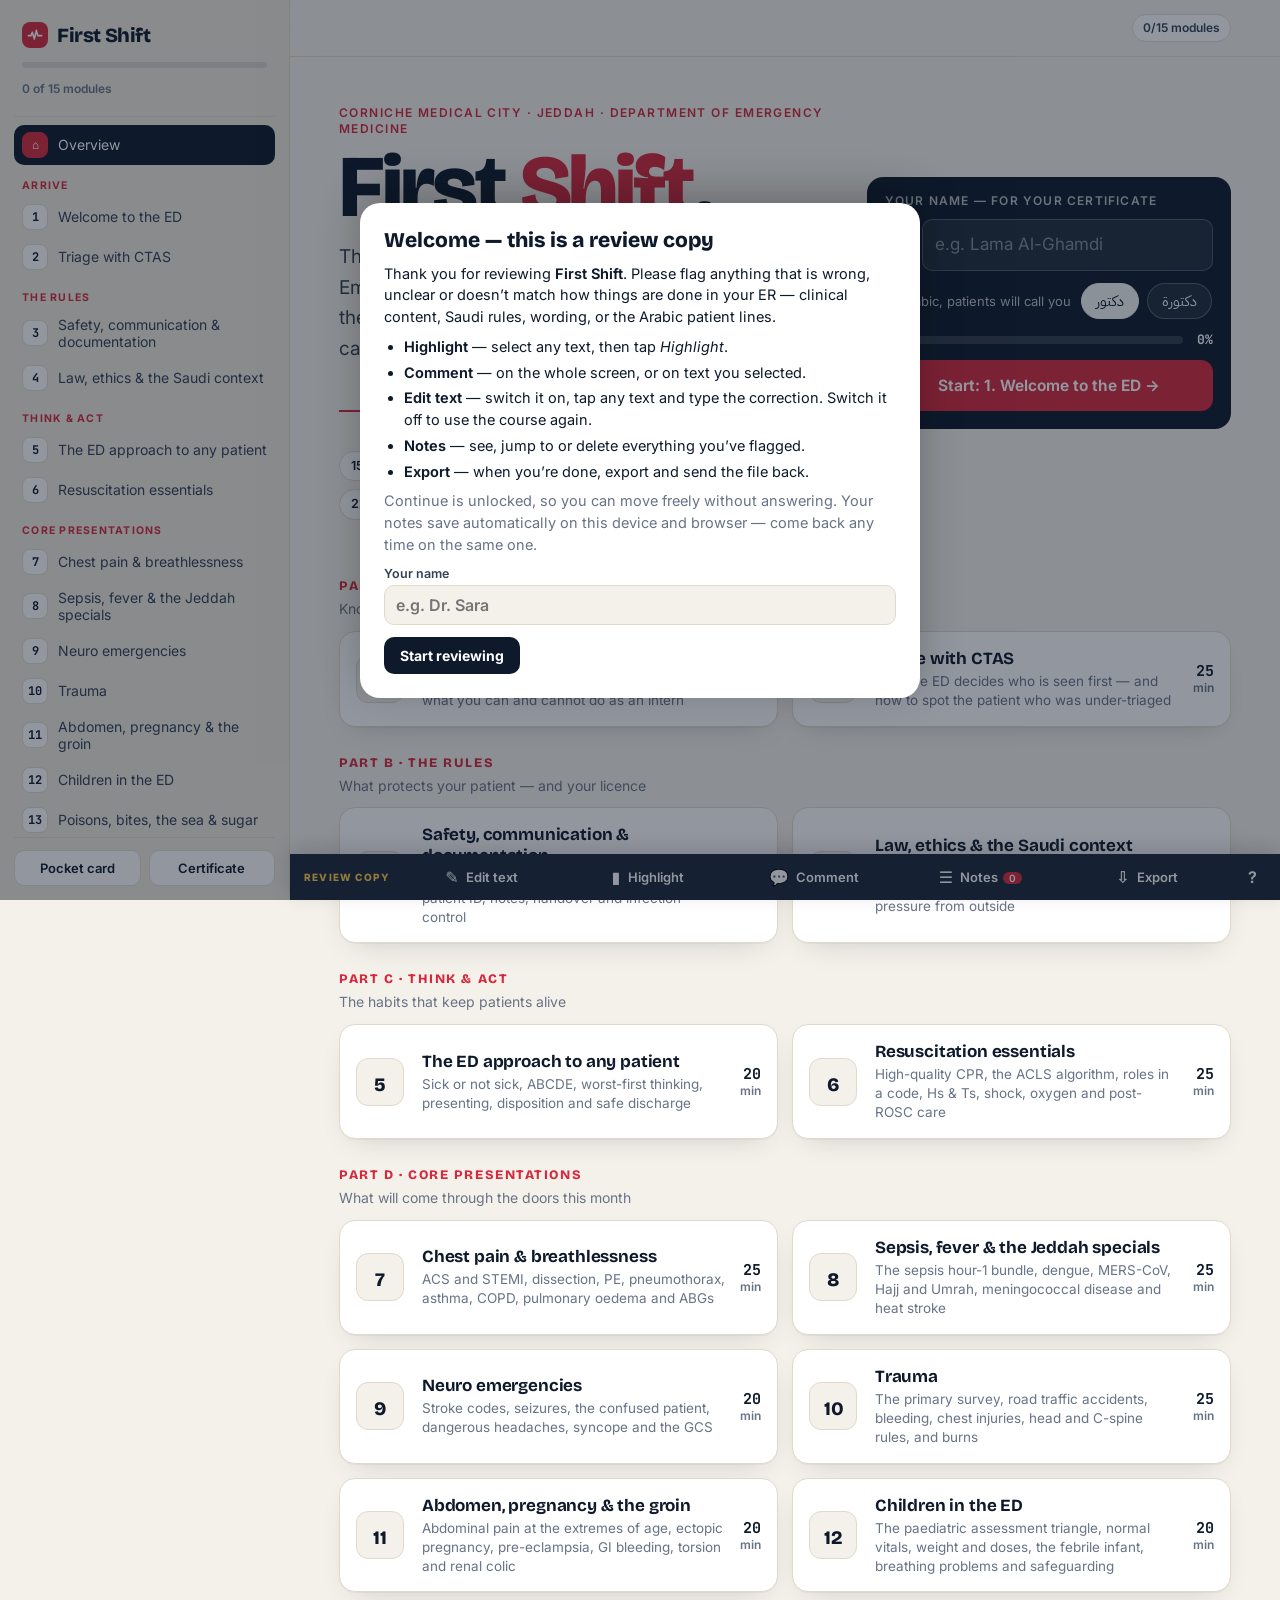
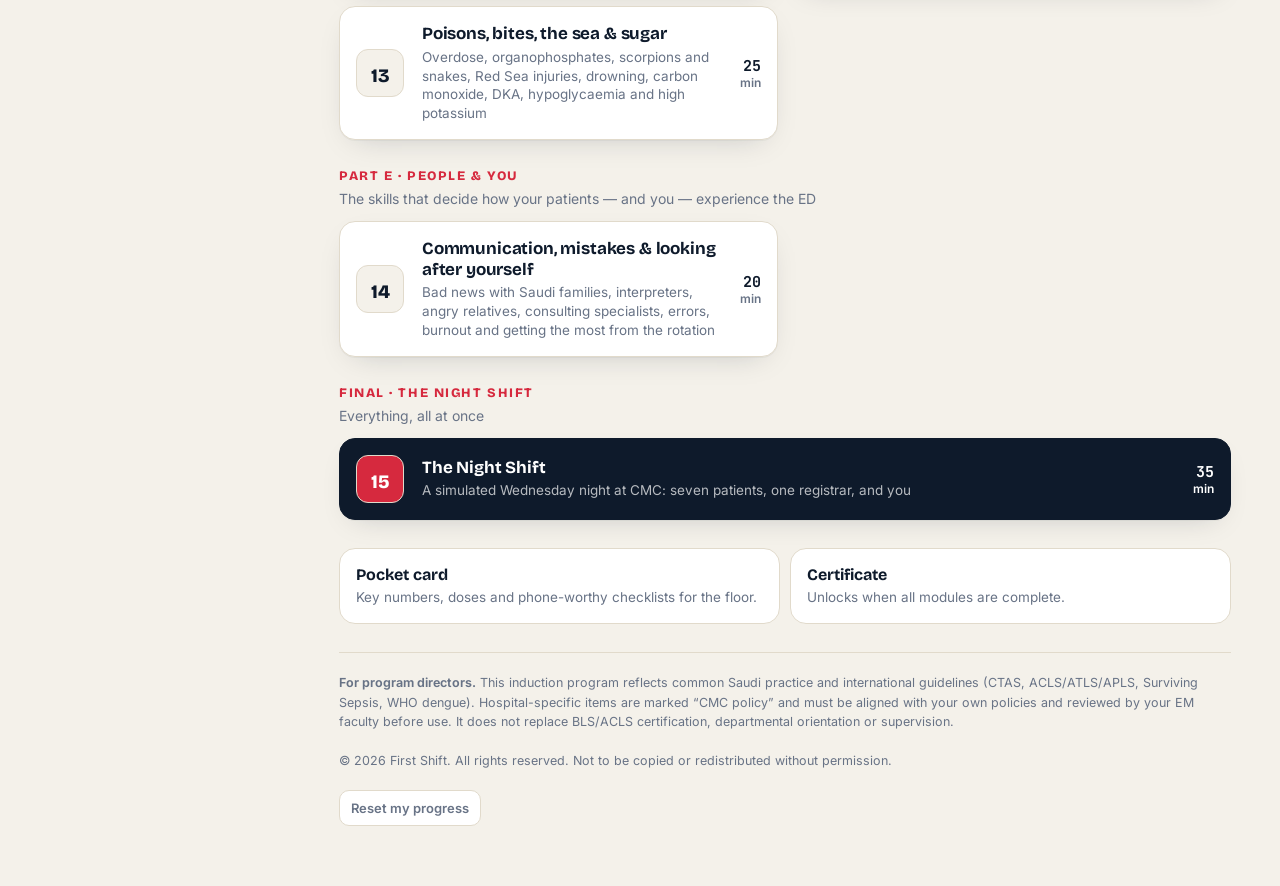
<file: index.html>
<!doctype html>
<html lang="en">
<head>
<meta charset="utf-8">
<meta name="viewport" content="width=device-width, initial-scale=1, viewport-fit=cover">
<meta name="theme-color" content="#F4F1EA">
<meta name="robots" content="noindex, nofollow">
<meta name="apple-mobile-web-app-capable" content="yes">
<meta name="apple-mobile-web-app-title" content="First Shift">
<title>REVIEW COPY · First Shift — ER Intern Induction Program · Corniche Medical City</title>
<link rel="preconnect" href="https://fonts.googleapis.com"><link rel="preconnect" href="https://fonts.gstatic.com" crossorigin>
<link href="https://fonts.googleapis.com/css2?family=Bricolage+Grotesque:opsz,wght@12..96,600;12..96,700;12..96,800&family=Inter:wght@400;500;600;700&family=JetBrains+Mono:wght@500;700&family=IBM+Plex+Sans+Arabic:wght@400;500;600&display=swap" rel="stylesheet">
<style>:root{
  --ink:#0E1A2B;--ink2:#334155;--mute:#687386;--paper:#F4F1EA;--paper2:#ECE7DC;--card:#FFFFFF;--line:#E1DACB;--line2:#EEE8DC;
  --red:#D6293E;--red-soft:#FBE6E8;--teal:#0E7A6D;--teal-soft:#DFF1EC;--amber:#A86400;--amber-soft:#FBEFD6;--blue:#1E5BD8;--blue-soft:#E4ECFC;--violet:#5B3FD0;--violet-soft:#ECE8FD;
  --c1:#1E5BD8;--c2:#D6293E;--c3:#E2AC00;--c4:#1E9E5A;--c5:#E9E9E9;
  --r:16px;--shadow:0 1px 0 rgba(14,26,43,.04),0 10px 30px -16px rgba(14,26,43,.25);
  --fd:'Bricolage Grotesque','Inter',system-ui,sans-serif;
  --fb:'Inter',system-ui,-apple-system,'Segoe UI',Roboto,sans-serif;
  --fm:'JetBrains Mono',ui-monospace,Menlo,Consolas,monospace;
  --fa:'IBM Plex Sans Arabic','Geeza Pro','Segoe UI',Tahoma,sans-serif;
}
*{box-sizing:border-box}
html{-webkit-text-size-adjust:100%;scroll-behavior:smooth}
body{margin:0;background:var(--paper);color:var(--ink);font:16px/1.62 var(--fb);-webkit-font-smoothing:antialiased}
button{font:inherit;color:inherit;cursor:pointer}
input,select{font:inherit}
b,strong{font-weight:650}
.wrap{max-width:760px;margin:0 auto;padding:0 18px}
.ar{font-family:var(--fa);direction:rtl;text-align:right;unicode-bidi:isolate}

/* ---------- top bar ---------- */
.top{position:sticky;top:0;z-index:20;background:rgba(244,241,234,.92);backdrop-filter:blur(10px);-webkit-backdrop-filter:blur(10px);border-bottom:1px solid var(--line)}
.top .wrap{display:flex;align-items:center;gap:12px;height:56px}
.brand{display:flex;align-items:center;gap:9px;font:800 18px/1 var(--fd);letter-spacing:-.02em;background:none;border:0;padding:0}
.brand i{width:26px;height:26px;border-radius:8px;background:var(--red);display:grid;place-items:center}
.brand i svg{width:16px;height:16px}
.top .sp{flex:1}
.pill{font:600 12px/1 var(--fb);padding:7px 10px;border-radius:99px;background:var(--card);border:1px solid var(--line);color:var(--ink2)}
.iconbtn{background:var(--card);border:1px solid var(--line);border-radius:10px;padding:7px 11px;font-size:13px;font-weight:600}

/* ---------- home ---------- */
.hero{position:relative;padding:34px 0 26px;overflow:hidden}
.hero .kick{font:600 12px/1.3 var(--fb);letter-spacing:.12em;text-transform:uppercase;color:var(--red)}
.hero h1{font:800 clamp(40px,10vw,64px)/.95 var(--fd);letter-spacing:-.035em;margin:10px 0 12px}
.hero h1 span{color:var(--red)}
.hero p.lead{font-size:17px;color:var(--ink2);max-width:560px;margin:0 0 6px}
.hero .ecg{display:block;width:100%;height:56px;margin:16px 0 4px}
.hero .ecg path{fill:none;stroke:var(--red);stroke-width:2.2;stroke-linejoin:round;stroke-linecap:round;stroke-dasharray:1400;stroke-dashoffset:1400;animation:draw 3.2s ease-out forwards}
@keyframes draw{to{stroke-dashoffset:0}}
.meta{display:flex;flex-wrap:wrap;gap:8px;margin:14px 0 0}
.meta span{font:600 12.5px/1 var(--fb);padding:8px 11px;border-radius:99px;background:var(--card);border:1px solid var(--line)}
.namecard{background:var(--ink);color:#fff;border-radius:var(--r);padding:18px;margin:22px 0 8px;display:grid;gap:12px}
.namecard label{font:600 12px/1 var(--fb);letter-spacing:.1em;text-transform:uppercase;opacity:.7}
.namecard .row{display:flex;gap:10px;align-items:center}
.namecard .dr{font:700 20px var(--fd);opacity:.8}
.namecard input{flex:1;min-width:0;background:rgba(255,255,255,.08);border:1px solid rgba(255,255,255,.2);color:#fff;border-radius:10px;padding:11px 12px;font-size:17px}
.namecard input::placeholder{color:rgba(255,255,255,.45)}
.overall{display:flex;align-items:center;gap:14px}
.bar{height:8px;background:rgba(255,255,255,.14);border-radius:99px;overflow:hidden;flex:1}
.bar i{display:block;height:100%;background:var(--red);border-radius:99px;transition:width .4s}
.btn{display:inline-flex;align-items:center;justify-content:center;gap:8px;border:0;border-radius:12px;padding:13px 18px;font-weight:650;font-size:15.5px;background:var(--red);color:#fff;transition:transform .12s,opacity .2s}
.btn:active{transform:scale(.98)}
.btn.ghost{background:var(--card);color:var(--ink);border:1px solid var(--line)}
.btn.dark{background:var(--ink)}
.btn[disabled]{opacity:.35;cursor:not-allowed}
.btn.wide{width:100%}
.part{margin:30px 0 10px;display:flex;flex-direction:column;gap:5px}
.part b{font:800 13px/1 var(--fd);letter-spacing:.12em;text-transform:uppercase;color:var(--red)}
.part span{font-size:14px;color:var(--mute)}
.mods{display:grid;gap:10px}
.mod{display:grid;grid-template-columns:48px 1fr auto;gap:14px;align-items:center;text-align:left;background:var(--card);border:1px solid var(--line);border-radius:var(--r);padding:14px;box-shadow:var(--shadow);transition:transform .15s}
.mod:active{transform:scale(.99)}
.mod .num{width:48px;height:48px;border-radius:12px;background:var(--paper);display:grid;place-items:center;font:800 19px var(--fd);color:var(--ink)}
.mod.done .num{background:var(--teal);color:#fff}
.mod.prog .num{background:var(--ink);color:#fff}
.mod.final{background:var(--ink);color:#fff;border-color:var(--ink)}
.mod.final .num{background:var(--red);color:#fff}
.mod.final .ms{color:rgba(255,255,255,.7)}
.mod h3{margin:0;font:700 17px/1.25 var(--fd);letter-spacing:-.01em}
.mod .ms{font-size:13.5px;color:var(--mute);margin-top:3px;line-height:1.4}
.mod .st{font:600 12px/1.2 var(--fb);text-align:right;color:var(--mute);white-space:nowrap}
.mod .st em{display:block;font-style:normal;font:700 15px var(--fm);color:var(--ink)}
.mod.final .st,.mod.final .st em{color:#fff}
.tiles{display:grid;grid-template-columns:1fr 1fr;gap:10px;margin:28px 0}
.tile{background:var(--card);border:1px solid var(--line);border-radius:var(--r);padding:16px;text-align:left}
.tile h4{margin:0 0 4px;font:700 16px var(--fd)}
.tile p{margin:0;font-size:13.5px;color:var(--mute);line-height:1.45}
.foot{font-size:12.5px;color:var(--mute);padding:20px 0 60px;border-top:1px solid var(--line);margin-top:20px;line-height:1.55}

/* ---------- module ---------- */
.mhead{padding:22px 0 6px}
.mhead .k{font:600 12px/1 var(--fb);letter-spacing:.12em;text-transform:uppercase;color:var(--red)}
.mhead h2{font:800 30px/1.08 var(--fd);letter-spacing:-.025em;margin:8px 0 0}
.steps{display:flex;gap:4px;margin:16px 0 4px}
.steps i{flex:1;height:5px;border-radius:9px;background:var(--line)}
.steps i.on{background:var(--ink)}
.steps i.cur{background:var(--red)}
.scr{padding:10px 0 130px;animation:fade .35s ease}
@keyframes fade{from{opacity:0;transform:translateY(6px)}to{opacity:1;transform:none}}
.navbar{position:fixed;left:0;right:0;bottom:0;z-index:30;background:rgba(244,241,234,.95);backdrop-filter:blur(10px);-webkit-backdrop-filter:blur(10px);border-top:1px solid var(--line);padding:12px 0 calc(12px + env(safe-area-inset-bottom))}
.navbar .wrap{display:flex;gap:10px;align-items:center}
.navbar .hint{flex:1;font-size:13px;color:var(--mute);line-height:1.3}
.navbar .btn{padding:12px 16px}

.blk{margin:16px 0}
.scr h3.h{font:800 24px/1.15 var(--fd);letter-spacing:-.02em;margin:22px 0 4px}
.scr h4.h{font:700 18px/1.25 var(--fd);margin:22px 0 2px}
.scr p{margin:0}
.scr .p p+p{margin-top:10px}
.scr ul.l,.scr ol.l{margin:0;padding-left:22px}
.scr ul.l li,.scr ol.l li{margin:6px 0}
.scr ul.l li::marker{color:var(--red)}

.mentor{display:grid;grid-template-columns:44px 1fr;gap:12px;align-items:start}
.av{width:44px;height:44px;border-radius:50%;background:var(--ink);color:#fff;display:grid;place-items:center;font:700 14px var(--fd);letter-spacing:.02em}
.av.n{background:var(--teal)}
.av.s{background:var(--violet)}
.bub{background:var(--card);border:1px solid var(--line);border-radius:4px 16px 16px 16px;padding:12px 14px;box-shadow:var(--shadow)}
.bub .who{font:700 12px/1 var(--fb);letter-spacing:.06em;text-transform:uppercase;color:var(--mute);margin-bottom:6px}

.say{background:var(--card);border:1px solid var(--line);border-radius:16px;padding:12px 14px;border-right:4px solid var(--amber)}
.say .who{font:700 12px/1 var(--fb);letter-spacing:.06em;text-transform:uppercase;color:var(--amber);margin-bottom:8px}
.say .ar{font-size:18.5px;line-height:1.75;font-weight:500}
.say .en{font-size:14px;color:var(--mute);margin-top:6px;font-style:italic;border-top:1px dashed var(--line);padding-top:6px}

.call{border-radius:14px;padding:14px 16px;border:1px solid}
.call .ct{font:700 12.5px/1 var(--fb);letter-spacing:.08em;text-transform:uppercase;margin-bottom:7px;display:flex;align-items:center;gap:7px}
.call .ct:before{content:"";width:8px;height:8px;border-radius:2px;background:currentColor}
.call.rule{background:var(--blue-soft);border-color:#C9D7F7}.call.rule .ct{color:var(--blue)}
.call.pearl{background:var(--teal-soft);border-color:#BFE3D9}.call.pearl .ct{color:var(--teal)}
.call.danger{background:var(--red-soft);border-color:#F3C3C9}.call.danger .ct{color:var(--red)}
.call.saudi{background:var(--amber-soft);border-color:#F0D9A8}.call.saudi .ct{color:var(--amber)}
.call.local{background:var(--violet-soft);border-color:#D6CCFA}.call.local .ct{color:var(--violet)}
.call ul{margin:6px 0 0;padding-left:20px}.call li{margin:4px 0}

.tbl{overflow-x:auto;border:1px solid var(--line);border-radius:14px;background:var(--card)}
.tbl table{border-collapse:collapse;width:100%;font-size:14.5px;min-width:440px}
.tbl th{text-align:left;font:700 12px/1.2 var(--fb);letter-spacing:.06em;text-transform:uppercase;color:var(--mute);background:var(--paper);padding:10px 12px;border-bottom:1px solid var(--line)}
.tbl td{padding:10px 12px;border-bottom:1px solid var(--line2);vertical-align:top;line-height:1.45}
.tbl tr:last-child td{border-bottom:0}
.tbl td:first-child{font-weight:600}

.nums{display:grid;grid-template-columns:repeat(auto-fit,minmax(150px,1fr));gap:10px}
.num{background:var(--card);border:1px solid var(--line);border-radius:14px;padding:14px}
.num b{display:block;font:800 28px/1 var(--fd);letter-spacing:-.02em;color:var(--red)}
.num span{display:block;font-size:13.5px;color:var(--ink2);margin-top:6px;line-height:1.35}

.cards{display:grid;grid-template-columns:repeat(auto-fit,minmax(200px,1fr));gap:10px}
.flip{position:relative;min-height:128px;border:0;padding:0;background:none;text-align:left;perspective:900px}
.flip .in{position:absolute;inset:0;transition:transform .5s;transform-style:preserve-3d}
.flip.on .in{transform:rotateY(180deg)}
.flip .f,.flip .bk{position:absolute;inset:0;border-radius:14px;padding:14px;backface-visibility:hidden;-webkit-backface-visibility:hidden;display:flex;flex-direction:column;justify-content:center;border:1px solid var(--line);overflow:auto}
.flip .f{background:var(--card);font:700 16.5px/1.3 var(--fd)}
.flip .f small{font:500 11.5px var(--fb);color:var(--mute);margin-top:8px;letter-spacing:.06em;text-transform:uppercase}
.flip .bk{background:var(--ink);color:#fff;transform:rotateY(180deg);font-size:14px;line-height:1.45}

.reveal{border:1px dashed var(--ink2);border-radius:14px;background:transparent;width:100%;text-align:left;padding:14px 16px}
.reveal .rq{font-weight:650;display:flex;justify-content:space-between;gap:10px}
.reveal .rq:after{content:"Tap to reveal";font:600 11.5px var(--fb);color:var(--red);letter-spacing:.06em;text-transform:uppercase;white-space:nowrap}
.reveal.on{border-style:solid;background:var(--card)}
.reveal.on .rq:after{content:""}
.reveal .ra{display:none;margin-top:10px;color:var(--ink2);font-size:15px}
.reveal.on .ra{display:block}

/* questions */
.q{background:var(--card);border:1px solid var(--line);border-radius:18px;padding:16px;box-shadow:var(--shadow)}
.q-tag{display:inline-block;font:700 11px/1 var(--fb);letter-spacing:.1em;text-transform:uppercase;color:#fff;background:var(--ink);padding:5px 8px;border-radius:6px;margin-bottom:10px}
.q-q{font:650 17px/1.4 var(--fb);margin-bottom:12px}
.opts{display:grid;gap:8px}
.opt{display:grid;grid-template-columns:28px 1fr;gap:10px;align-items:start;text-align:left;background:var(--paper);border:1.5px solid transparent;border-radius:12px;padding:11px 12px;font-size:15px;line-height:1.4;transition:background .15s,border-color .15s}
.opt .ol{width:28px;height:28px;border-radius:8px;background:var(--card);border:1px solid var(--line);display:grid;place-items:center;font:700 13px var(--fm)}
.opt.sel{border-color:var(--ink);background:#fff}
.opt.sel .ol{background:var(--ink);color:#fff;border-color:var(--ink)}
.opt.right{background:var(--teal-soft);border-color:var(--teal)}
.opt.right .ol{background:var(--teal);color:#fff;border-color:var(--teal)}
.opt.wrong{background:var(--red-soft);border-color:var(--red)}
.opt.wrong .ol{background:var(--red);color:#fff;border-color:var(--red)}
.opt.miss{border-color:var(--teal);border-style:dashed}
.opt.dim{opacity:.55}
.opt[disabled]{cursor:default}
.fb{margin-top:12px;border-radius:12px;padding:12px 14px;font-size:14.5px;line-height:1.5}
.fb.ok{background:var(--teal-soft)}.fb.no{background:var(--amber-soft)}
.fb b.v{display:block;font:700 13px var(--fb);letter-spacing:.04em;text-transform:uppercase;margin-bottom:4px}
.fb.ok b.v{color:var(--teal)}.fb.no b.v{color:var(--amber)}
.qact{margin-top:12px;display:flex;gap:8px}
.qact .btn{padding:10px 16px;font-size:14.5px}

.ord-seq,.ord-pool{display:grid;gap:7px}
.ord-seq{min-height:52px;border:1.5px dashed var(--line);border-radius:12px;padding:8px;margin-bottom:10px}
.ord-seq:empty:before{content:"Tap the steps below in the right order";color:var(--mute);font-size:14px;padding:6px}
.ord-it{display:flex;gap:10px;align-items:center;text-align:left;background:var(--paper);border:1px solid var(--line);border-radius:10px;padding:10px 12px;font-size:14.5px;line-height:1.35}
.ord-it .on{font:700 13px var(--fm);min-width:22px;height:22px;border-radius:6px;background:var(--ink);color:#fff;display:grid;place-items:center}
.ord-it.ok{background:var(--teal-soft);border-color:var(--teal)}
.ord-it.bad{background:var(--red-soft);border-color:var(--red)}

.srt-row{border:1px solid var(--line);border-radius:12px;padding:11px 12px;margin-bottom:8px;background:var(--paper)}
.srt-row .sx{font-size:14.5px;line-height:1.4;margin-bottom:8px}
.srt-row .sb{display:flex;flex-wrap:wrap;gap:6px}
.chip{border:1.5px solid var(--line);background:var(--card);border-radius:99px;padding:6px 11px;font:650 13px/1.1 var(--fb);display:inline-flex;align-items:center;gap:6px}
.chip .dot{width:10px;height:10px;border-radius:50%;border:1px solid rgba(0,0,0,.15)}
.chip.sel{border-color:var(--ink);background:var(--ink);color:#fff}
.srt-row.ok{background:var(--teal-soft);border-color:#9fd3c6}
.srt-row.bad{background:var(--red-soft);border-color:#efb3ba}
.srt-row .why{font-size:13.5px;color:var(--ink2);margin-top:8px;line-height:1.45}
.ctas{display:inline-grid;place-items:center;min-width:26px;height:22px;border-radius:6px;font:700 12px var(--fm);padding:0 6px;color:#fff}
.ctas.c1{background:var(--c1)}.ctas.c2{background:var(--c2)}.ctas.c3{background:var(--c3);color:#2a2100}.ctas.c4{background:var(--c4)}.ctas.c5{background:#fff;color:#111;border:1px solid #bbb}

/* case */
.case{background:var(--card);border:1px solid var(--line);border-radius:20px;overflow:hidden;box-shadow:var(--shadow)}
.case-h{padding:14px 16px;background:var(--ink);color:#fff;display:flex;justify-content:space-between;gap:10px;align-items:center}
.case-h b{font:700 16px/1.25 var(--fd)}
.case-h span{font:600 11.5px/1.2 var(--fb);letter-spacing:.08em;text-transform:uppercase;opacity:.7;white-space:nowrap}
.mon{background:#04080D;color:#fff;padding:10px 12px 12px;font-family:var(--fm)}
.mon .trace{height:46px;overflow:hidden;position:relative;border-bottom:1px solid #12202c;margin-bottom:8px}
.mon .trace svg{position:absolute;left:0;top:0;height:46px;width:200%;animation:sweep 4s linear infinite}
@keyframes sweep{to{transform:translateX(-50%)}}
.mon .vit{display:grid;grid-template-columns:repeat(auto-fit,minmax(86px,1fr));gap:6px 10px}
.mon .v{line-height:1}
.mon .v small{display:block;font:600 10px var(--fb);letter-spacing:.1em;opacity:.7;margin-bottom:3px}
.mon .v b{font:700 21px var(--fm)}
.mon .v.hr{color:#3BE37A}.mon .v.sp{color:#3CCBF4}.mon .v.bp{color:#FF7373}.mon .v.rr{color:#FFD54A}.mon .v.t{color:#E8E8E8}.mon .v.g{color:#C9A6FF}.mon .v.gcs{color:#FFFFFF}
.mon .v.chg b{animation:blink 1s 2}
@keyframes blink{50%{opacity:.25}}
.case-b{padding:6px 16px 16px}
.node{padding:12px 0;border-bottom:1px dashed var(--line)}
.node:last-child{border-bottom:0}
.node .nx{font-size:15.5px}
.node .nx p+p{margin-top:8px}
.node.past .nx{color:var(--ink2);font-size:14.5px}
.picked{margin-top:10px;display:flex;gap:8px;align-items:flex-start;font-size:14.5px;font-weight:600}
.picked:before{content:"→";color:var(--red);font-weight:800}
.score-chip{font:700 11px/1 var(--fm);padding:4px 6px;border-radius:5px;margin-left:auto;white-space:nowrap}
.score-chip.s2{background:var(--teal);color:#fff}.score-chip.s1{background:var(--amber);color:#fff}.score-chip.s0{background:var(--red);color:#fff}
.chs{display:grid;gap:8px;margin-top:12px}
.ch{text-align:left;background:var(--paper);border:1.5px solid var(--line);border-radius:12px;padding:11px 13px;font-size:15px;line-height:1.4}
.ch:hover{border-color:var(--ink)}
.outcome{margin-top:10px;background:var(--paper);border-radius:14px;padding:14px}
.outcome .os{font:800 26px var(--fd);color:var(--ink)}
.outcome .os small{font:600 13px var(--fb);color:var(--mute);margin-left:6px}
.case .say{margin-top:10px}

.strip{background:#FFF7F4;border:1px solid #F2D5CC;border-radius:12px;padding:8px 8px 6px;background-image:linear-gradient(#f7d9d0 1px,transparent 1px),linear-gradient(90deg,#f7d9d0 1px,transparent 1px);background-size:12px 12px}
.strip svg{display:block;width:100%;height:90px}
.strip .sl{font:600 11.5px var(--fm);color:#8a4a3a;margin-top:2px}
.node .strip{margin-top:10px}

/* tools */
.tool{background:var(--card);border:1px solid var(--line);border-radius:18px;padding:16px;box-shadow:var(--shadow)}
.tool .tt{font:800 18px var(--fd);margin-bottom:2px}
.tool .ts{font-size:13.5px;color:var(--mute);margin-bottom:12px}
.seg{display:flex;flex-wrap:wrap;gap:6px;margin:6px 0 12px}
.seg button{border:1.5px solid var(--line);background:var(--paper);border-radius:10px;padding:8px 10px;font-size:13.5px;line-height:1.25;text-align:left}
.seg button.on{background:var(--ink);color:#fff;border-color:var(--ink)}
.seg button b{font-family:var(--fm);margin-right:4px}
.lbl{font:700 12px var(--fb);letter-spacing:.06em;text-transform:uppercase;color:var(--mute)}
.fld{display:grid;grid-template-columns:repeat(auto-fit,minmax(120px,1fr));gap:10px;margin:8px 0 12px}
.fld label{display:grid;gap:4px;font:600 12.5px var(--fb);color:var(--ink2)}
.fld input,.fld select{width:100%;border:1.5px solid var(--line);border-radius:10px;padding:10px;background:var(--paper);font-size:16px}
.out{background:var(--ink);color:#fff;border-radius:14px;padding:14px 16px}
.out .big{font:800 34px/1 var(--fd)}
.out .big small{font:600 14px var(--fb);opacity:.7;margin-left:6px}
.out p{margin:8px 0 0;font-size:14.5px;line-height:1.5;opacity:.92}
.out table{width:100%;border-collapse:collapse;font-size:14px;margin-top:8px}
.out td{padding:7px 0;border-bottom:1px solid rgba(255,255,255,.12);vertical-align:top}
.out td:first-child{width:55%}
.out td:last-child{text-align:right;font-family:var(--fm);font-weight:700;padding-left:10px;font-size:13px}
.out tr:last-child td{border-bottom:0}
.presets{display:flex;gap:6px;flex-wrap:wrap;margin-bottom:10px}
.presets button{font:600 12.5px var(--fb);border:1px solid var(--line);background:var(--paper);border-radius:99px;padding:6px 10px}

.check{display:grid;gap:6px}
.check label{display:flex;gap:10px;align-items:flex-start;background:var(--card);border:1px solid var(--line);border-radius:12px;padding:10px 12px;font-size:14.5px;line-height:1.4}
.check input{margin-top:3px;width:18px;height:18px;accent-color:var(--teal);flex:none}

/* module end */
.end{text-align:center;padding:24px 0}
.end .ring{width:150px;height:150px;margin:6px auto 14px;position:relative}
.end .ring svg{width:150px;height:150px;transform:rotate(-90deg)}
.end .ring b{position:absolute;inset:0;display:grid;place-items:center;font:800 36px var(--fd)}
.end h3{font:800 28px var(--fd);margin:0}
.take{text-align:left;background:var(--card);border:1px solid var(--line);border-radius:16px;padding:16px 18px;margin:20px 0}
.take h4{margin:0 0 6px;font:700 13px var(--fb);letter-spacing:.08em;text-transform:uppercase;color:var(--red)}
.take ol{margin:0;padding-left:20px}.take li{margin:7px 0;line-height:1.45}

/* pocket */
.pk{background:var(--card);border:1px solid var(--line);border-radius:16px;padding:14px 16px;margin:12px 0}
.pk h3{margin:0 0 8px;font:800 18px var(--fd)}
.pk dl{margin:0;display:grid;grid-template-columns:auto 1fr;gap:6px 14px;font-size:14.5px}
.pk dt{font:700 14px var(--fm);color:var(--red);white-space:nowrap}
.pk dd{margin:0;line-height:1.4}

/* certificate */
.cert{background:#fff;border:1px solid var(--line);border-radius:6px;padding:36px 28px;text-align:center;position:relative;margin:22px 0;box-shadow:var(--shadow)}
.cert:before{content:"";position:absolute;inset:10px;border:2px solid var(--ink);border-radius:2px;pointer-events:none}
.cert .ck{font:600 12px var(--fb);letter-spacing:.2em;text-transform:uppercase;color:var(--red)}
.cert h2{font:800 34px/1.05 var(--fd);margin:12px 0 4px;letter-spacing:-.02em}
.cert .to{font-size:14px;color:var(--mute);margin-top:20px}
.cert .nm{font:800 30px var(--fd);margin:6px 0 4px;border-bottom:1.5px solid var(--ink);display:inline-block;padding:0 18px 6px}
.cert .det{font-size:14.5px;color:var(--ink2);max-width:460px;margin:12px auto 0}
.cert .sig{display:grid;grid-template-columns:1fr 1fr;gap:24px;margin-top:36px;font-size:12.5px;color:var(--mute)}
.cert .sig div{border-top:1px solid var(--ink);padding-top:6px}
.cert .sc{display:flex;justify-content:center;gap:22px;margin-top:18px;flex-wrap:wrap}
.cert .sc div b.d{font-size:16px;line-height:1.5}
.cert .sc div b{display:block;font:800 24px var(--fd);color:var(--ink)}
.cert .sc div{font-size:12px;color:var(--mute);text-transform:uppercase;letter-spacing:.08em}

@media (max-width:420px){
  .mod{grid-template-columns:42px 1fr;}
  .mod .num{width:42px;height:42px;font-size:17px}
  .mod .st{grid-column:2;text-align:left}
  .mod .st em{display:inline;margin-right:6px}
  .tiles{grid-template-columns:1fr}
}
@media print{
  body{background:#fff}
  .top,.navbar,.noprint{display:none!important}
  .cert{box-shadow:none;margin:0;border:0}
}

.hintb{margin-top:10px;background:none;border:0;padding:4px 0;font:600 13.5px var(--fb);color:var(--violet);text-decoration:underline;text-underline-offset:3px}
.hintx{display:none;margin-top:8px;background:var(--violet-soft);border-radius:10px;padding:10px 12px;font-size:14px;line-height:1.45}
.hintx.on{display:block}
.why1{margin-bottom:6px}
.owhy{display:block;font-size:13px;color:var(--ink2);margin-top:5px;font-style:italic}

.call.idea{background:#FFF8E6;border-color:#F3DFA6}.call.idea .ct{color:#8A6100}
.gen{display:flex;align-items:center;gap:8px;flex-wrap:wrap;font-size:13px;opacity:.95}
.gen span{opacity:.75;margin-right:2px}
.gen button{font-family:var(--fa);font-size:15px;background:rgba(255,255,255,.08);border:1px solid rgba(255,255,255,.25);color:#fff;border-radius:99px;padding:5px 14px}
.gen button.on{background:#fff;color:var(--ink);border-color:#fff}
.gl{border-bottom:1.5px dotted var(--violet);cursor:help}
#glpop{position:fixed;left:12px;right:12px;bottom:calc(84px + env(safe-area-inset-bottom));z-index:60;background:var(--ink);color:#fff;border-radius:14px;padding:12px 14px;font-size:14px;line-height:1.45;box-shadow:0 12px 30px rgba(0,0,0,.3);transform:translateY(20px);opacity:0;pointer-events:none;transition:.2s;max-width:620px;margin:0 auto}
#glpop.on{transform:none;opacity:1}
#glpop b{display:block;font:700 12px var(--fb);letter-spacing:.08em;text-transform:uppercase;color:#FFB4BE;margin-bottom:3px}
.mute{color:var(--mute);font-size:13.5px}
.edsvg{width:100%;height:auto;display:block;margin:4px 0 10px}
.zi{background:var(--paper);border-radius:12px;padding:12px 14px;margin-top:10px}
.zi b{font:700 16px var(--fd)}.zi p{margin:4px 0 0;font-size:14.5px;line-height:1.5}
.rgs{display:grid;grid-template-columns:1fr 1fr;gap:4px 14px}
.rg{display:block;margin:6px 0 4px;font-size:13px;color:var(--ink2);font-weight:600}
.rg span{display:flex;justify-content:space-between}
.rg b{font:700 13px var(--fm);color:var(--ink)}
.rg input[type=range]{width:100%;accent-color:var(--red);height:28px;margin:0}
.out.light{background:var(--paper);color:var(--ink);margin-top:10px}
.ctasout{display:flex;gap:12px;align-items:center;font-size:15px}
.mods2{margin-top:10px;display:grid;gap:5px;font-size:13.5px}
.mods2 div{opacity:.6;display:flex;gap:8px;align-items:center}
.mods2 div.drv{opacity:1;font-weight:650}
.bstats{display:grid;grid-template-columns:repeat(auto-fit,minmax(66px,1fr));gap:6px;margin:10px 0}
.bstats div{background:var(--paper);border-radius:10px;padding:8px 10px}
.bstats small{display:block;font:600 9.5px var(--fb);letter-spacing:.06em;text-transform:uppercase;color:var(--mute)}
.bstats b{font:800 16px var(--fd)}.bstats b.red{color:var(--red)}
table.mini{width:100%;border-collapse:collapse;font-size:14px;margin-top:6px}
table.mini td{padding:7px 0;border-bottom:1px solid var(--line2);vertical-align:top}
table.mini td:first-child{color:var(--mute);width:38%}
.msg{background:#FFF8E6;border-radius:10px;padding:10px 12px;font-size:14.5px;line-height:1.5;margin:10px 0 0}
.tool .mon{border-radius:12px;margin-top:8px}
.cprb{display:block;width:150px;height:150px;border-radius:50%;margin:8px auto 14px;border:0;background:radial-gradient(circle at 40% 35%,#F05266,#B8182C);color:#fff;font:800 22px var(--fd);letter-spacing:.08em;box-shadow:0 10px 24px -8px rgba(214,41,62,.6);touch-action:manipulation;-webkit-user-select:none;user-select:none}
.cprb.hit{animation:press .18s ease}
@keyframes press{50%{transform:scale(.9)}}
.gauge,.kbar{position:relative;height:14px;border-radius:99px;background:var(--line)}
.gauge .gz{position:absolute;left:40%;width:20%;top:0;bottom:0;background:var(--teal);border-radius:4px;opacity:.8}
.gauge i,.kbar i{position:absolute;top:-6px;width:4px;height:26px;background:var(--ink);border-radius:3px;transform:translateX(-2px);transition:left .25s}
.kbar .kz{position:absolute;inset:0;border-radius:99px;background:linear-gradient(90deg,#D6293E 0 18.2%,#E2AC00 18.2% 27.3%,#1E9E5A 27.3% 63.6%,#E2AC00 63.6% 81.8%,#D6293E 81.8%)}
.kbar i b{position:absolute;top:-24px;left:50%;transform:translateX(-50%);font:700 14px var(--fm)}
.kbar{margin-top:30px}
.gl3{display:flex;justify-content:space-between;font:600 11px var(--fm);color:var(--mute);margin-top:6px}
.cprs{text-align:center;margin-top:12px;font-size:15px}.cprs b{font:800 28px var(--fd)}
.cprs.good b{color:var(--teal)}.cprs.bad b{color:var(--red)}
.cprn{text-align:center;font-size:14px;color:var(--ink2);margin-top:4px}
.kst{text-align:center;font-weight:700;margin-top:10px;font-size:14.5px}
.kst.bad{color:var(--red)}.kst.warn{color:var(--amber)}.kst.good{color:var(--teal)}
.lgrid{display:grid;grid-template-columns:repeat(4,1fr);gap:6px;margin-top:6px}
.lc{border:1px solid var(--line);border-radius:8px;padding:4px 6px 0;background:#FFFCFA}
.lc span{font:700 11px var(--fm);color:var(--mute)}
.lc.up{border-color:#F3B4BC;background:#FFF1F2}.lc.up span{color:var(--red)}
.lc.dn{border-color:#BFD0F7;background:#EEF3FE}.lc.dn span{color:var(--blue)}
.ssvg{width:100%;height:auto;display:block;margin-top:6px}
.ssvg g{transition:transform .4s}
.phbig{text-align:center;font:800 28px var(--fd);margin-top:4px}.phbig small{font:700 13px var(--fb);margin-left:6px;letter-spacing:.04em;text-transform:uppercase}
.dsvg{width:100%;height:auto;display:block;margin-top:8px}
.leg{display:flex;flex-wrap:wrap;gap:6px 14px;font-size:12.5px;margin-top:4px}
.leg span:before{content:"";display:inline-block;width:12px;height:3px;background:var(--c);margin-right:5px;vertical-align:middle;border-radius:2px}
.win{display:grid;grid-template-columns:1fr 1fr;gap:8px}
.win div{border:1.5px dashed var(--line);border-radius:10px;padding:9px 10px;font-size:13px;color:var(--mute);line-height:1.35}
.win div b{display:block;font:700 14px var(--fd);color:var(--mute)}
.win div.on{border-style:solid;border-color:var(--teal);background:var(--teal-soft);color:var(--ink)}
.win div.on b{color:var(--teal)}
.capq{display:grid;grid-template-columns:48px 1fr;gap:10px;align-items:center;width:100%;text-align:left;background:var(--paper);border:1.5px solid var(--line);border-radius:12px;padding:10px;margin-bottom:7px;font-size:13.5px;line-height:1.35}
.capq span{font:800 12px var(--fm);border-radius:8px;padding:8px 0;text-align:center;color:#fff}
.capq.y span{background:var(--teal)}.capq.n span{background:var(--red)}
.capq.n{border-color:#efb3ba}
.out.okb{background:var(--teal)}.out.nob{background:var(--red)}
.shsvg{width:100%;height:auto;display:block;margin:4px 0}
@keyframes pump{50%{transform:scale(1.12)}}

.kticks{position:relative;height:16px;margin-top:6px;font:600 11px var(--fm);color:var(--mute)}
.kticks span{position:absolute;transform:translateX(-50%)}
.kticks span:first-child{transform:none}.kticks span:last-child{transform:translateX(-100%)}
.kbar i b{min-width:30px;text-align:center}
.kbar{margin-left:14px;margin-right:14px}.kticks{margin-left:14px;margin-right:14px}

/* ================= RESPONSIVE: phone · tablet · desktop ================= */
.side{display:none}
.case-pt{display:none}
html{-webkit-tap-highlight-color:transparent}
.tgrid{display:block}
@media (hover:hover) and (pointer:fine){
  .opt:not([disabled]):hover{border-color:var(--ink);background:#fff}
  .ch:hover{border-color:var(--ink);background:#fff}
  .mod:hover{transform:translateY(-2px);box-shadow:0 14px 34px -18px rgba(14,26,43,.35)}
  .chip:not([disabled]):hover{border-color:var(--ink)}
  .tile:hover,.seg button:hover,.presets button:hover{border-color:var(--ink)}
  .sitem:hover{background:rgba(14,26,43,.05)}
  .btn:not([disabled]):hover{filter:brightness(1.06)}
}
/* ---------- tablet (iPad portrait, small laptops) ---------- */
@media (min-width:700px){
  body{font-size:17px}
  .wrap{max-width:900px;padding:0 32px}
  .hero{padding:48px 0 30px}
  .hero h1{font-size:76px}
  .hero p.lead{font-size:19px}
  .mods{grid-template-columns:1fr 1fr;gap:14px}
  .mod.final{grid-column:1/-1}
  .mod{grid-template-columns:52px 1fr auto;padding:16px}
  .mod .st{grid-column:auto;text-align:right}
  .tiles{grid-template-columns:1fr 1fr}
  .mhead h2{font-size:38px}
  .scr h3.h{font-size:28px}
  .rgs{grid-template-columns:1fr 1fr 1fr}
  .nums{grid-template-columns:repeat(4,1fr)}
  .cards{grid-template-columns:repeat(3,1fr)}
  .flip{min-height:150px}
  .q,.tool{padding:22px}
  .q-q{font-size:18.5px}
  .opt,.ch{font-size:16px;padding:13px 14px}
  .pkgrid{display:grid;grid-template-columns:1fr 1fr;gap:0 14px}
  .navbar .wrap{max-width:900px}
  .say .ar{font-size:20px}
  .edsvg{max-width:620px;margin-left:auto;margin-right:auto}
  .lgrid{gap:8px}
  .end .ring,.end .ring svg{width:170px;height:170px}
  .cert{padding:56px 48px}
}
/* side-by-side explorers once there is room */
@media (min-width:900px){
  .tgrid{display:grid;grid-template-columns:minmax(0,1fr) minmax(0,1fr);gap:24px;align-items:start}
  .tgrid .to{position:sticky;top:76px}
  .tgrid .rgs{grid-template-columns:1fr 1fr}
  .tgrid .edsvg{margin:0}
  .tgrid .zi{margin-top:0}
  .tgrid .cprb{margin-top:20px}
  .srt-row{display:grid;grid-template-columns:minmax(0,1fr) auto;gap:14px;align-items:center}
  .srt-row .sx{margin:0}
  .srt-row .why{grid-column:1/-1;margin-top:0}
  .srt-row .sb{justify-content:flex-end}
}
/* ---------- desktop shell (laptops, iPad landscape) ---------- */
@media (min-width:1100px){
  .side{display:flex;flex-direction:column;position:fixed;left:0;top:0;bottom:0;width:290px;background:#EDE8DD;border-right:1px solid var(--line);z-index:40;padding:18px 14px 14px}
  .side .brand{padding:4px 8px 14px;font-size:20px}
  .sprog{padding:0 8px 14px;border-bottom:1px solid var(--line);margin-bottom:8px}
  .sprog .bar{background:rgba(14,26,43,.1);height:6px;margin-bottom:6px}
  .sprog span{font:600 12px var(--fb);color:var(--mute)}
  .snav{flex:1;overflow-y:auto;margin:0 -6px;padding:0 6px}
  .spart{font:700 10.5px var(--fb);letter-spacing:.12em;text-transform:uppercase;color:var(--red);padding:14px 8px 5px}
  .sitem{display:flex;align-items:center;gap:10px;width:100%;border:0;background:none;text-align:left;padding:7px 8px;border-radius:10px;font-size:14px;line-height:1.25;color:var(--ink2)}
  .sitem .sn{flex:none;width:26px;height:26px;border-radius:8px;background:var(--card);border:1px solid var(--line);display:grid;place-items:center;font:700 12px var(--fm);color:var(--ink)}
  .sitem.done .sn{background:var(--teal);border-color:var(--teal);color:#fff}
  .sitem.act{background:var(--ink);color:#fff}
  .sitem.act .sn{background:var(--red);border-color:var(--red);color:#fff}
  .sitem .stt{flex:1}
  .sdot{width:7px;height:7px;border-radius:50%;background:var(--amber);flex:none}
  .sfoot{display:grid;grid-template-columns:1fr 1fr;gap:8px;padding-top:12px;border-top:1px solid var(--line)}
  .sfoot button{border:1px solid var(--line);background:var(--card);border-radius:10px;padding:9px;font:600 13px var(--fb)}
  .sfoot button.act{background:var(--ink);color:#fff;border-color:var(--ink)}
  .mainc{margin-left:290px}
  .top .brand{display:none}
  .navbar{left:290px}
  #glpop{left:302px}
  .wrap,.navbar .wrap{max-width:980px;padding:0 44px}
  .homehead{display:grid;grid-template-columns:minmax(0,1.35fr) minmax(0,1fr);gap:36px;align-items:center}
  .homehead .namecard{margin:0}
  .hero h1{font-size:88px}
  .mhead{padding-top:34px}
  .mhead h2{font-size:42px}
  .scr{padding-bottom:150px}
  /* cases: monitor sticks beside the story */
  .case-in{display:grid;grid-template-columns:300px minmax(0,1fr)}
  .case.nomon .case-in{display:block}
  .case-m{background:#04080D;position:sticky;top:57px;align-self:start}
  .case-m .mon{padding:14px}
  .case-m .mon .vit{grid-template-columns:1fr 1fr;gap:12px}
  .case-m .mon .v b{font-size:26px}
  .case-m .mon .trace{height:60px}
  .case-m .mon .trace svg{height:60px}
  .case-pt{display:block;color:rgba(255,255,255,.55);font:600 12px var(--fb);letter-spacing:.06em;text-transform:uppercase;padding:0 14px 14px}
  .case-b{padding:8px 22px 20px}
  .chs{grid-template-columns:1fr}
  .nums{grid-template-columns:repeat(4,1fr)}
  .pk{margin:0 0 14px}
}
@media (min-width:1500px){
  .side{width:320px}.mainc{margin-left:320px}.navbar{left:320px}#glpop{left:332px}
  .wrap,.navbar .wrap{max-width:1080px}
  .mods{grid-template-columns:1fr 1fr 1fr}
}
/* phones in landscape: keep the bottom bar slim */
@media (max-height:500px) and (orientation:landscape){
  .navbar{padding:6px 0 calc(6px + env(safe-area-inset-bottom))}
  .navbar .btn{padding:9px 14px}
  .top .wrap{height:48px}
}
/* notch-safe sides on iPhone landscape */
@supports (padding:max(0px)){
  .wrap{padding-left:max(18px,env(safe-area-inset-left));padding-right:max(18px,env(safe-area-inset-right))}
}
@media (min-width:700px){@supports (padding:max(0px)){.wrap{padding-left:max(32px,env(safe-area-inset-left));padding-right:max(32px,env(safe-area-inset-right))}}}
@media (min-width:1100px){@supports (padding:max(0px)){.wrap{padding-left:44px;padding-right:44px}}}
@media print{.side{display:none!important}.mainc{margin-left:0!important}}
@media (max-width:699px){.gen span{flex-basis:100%;margin-bottom:2px}}

/* ================= Update banner (all builds) ================= */
#updbar{position:fixed;top:10px;left:50%;transform:translateX(-50%);z-index:90;background:var(--ink);color:#fff;border-radius:99px;padding:8px 8px 8px 16px;display:flex;gap:12px;align-items:center;font-size:14px;box-shadow:0 12px 30px rgba(0,0,0,.3);max-width:calc(100% - 20px)}
#updbar button{background:var(--red);color:#fff;border:0;border-radius:99px;padding:7px 14px;font-weight:700}

/* ================= REVIEW COPY ================= */
body.rv-on{--rvh:58px}
.rv-dock{position:fixed;left:0;right:0;bottom:0;z-index:45;background:#1B2638;color:#fff;padding:6px 8px calc(6px + env(safe-area-inset-bottom));box-shadow:0 -6px 20px rgba(0,0,0,.15)}
.rv-in{display:flex;align-items:center;gap:4px;max-width:980px;margin:0 auto}
.rv-tag{font:800 10px/1.1 var(--fb);letter-spacing:.12em;color:#FFC94D;padding:0 6px;display:none}
.rv-b{flex:1;display:flex;flex-direction:column;align-items:center;gap:2px;background:none;border:0;color:#fff;border-radius:10px;padding:5px 2px;font:600 11px/1.1 var(--fb);min-width:0}
.rv-b b{font-size:16px;line-height:1;height:18px}
.rv-b span{white-space:nowrap}
.rv-b.on{background:#FFC94D;color:#1B2638}
.rv-b.rv-q{flex:0 0 40px}
.rv-n{font-style:normal;background:var(--red);color:#fff;border-radius:99px;padding:0 6px;margin-left:2px;font-size:10px}
body.rv-on .navbar{bottom:var(--rvh);padding-bottom:12px}
body.rv-on .scr{padding-bottom:200px}
body.rv-on #glpop{bottom:calc(150px + env(safe-area-inset-bottom))}
@media (min-width:700px){.rv-tag{display:block}.rv-b{flex-direction:row;justify-content:center;gap:7px;font-size:13px;padding:9px 6px}.rv-b b{height:auto}}
@media (min-width:1100px){.rv-dock{left:290px}}
@media (min-width:1500px){.rv-dock{left:320px}}
body.rv-edit #scr *:not(svg):not(svg *), body.rv-edit .mhead h2{cursor:text}
body.rv-edit #scr p:hover, body.rv-edit #scr li:hover, body.rv-edit #scr td:hover, body.rv-edit #scr .bub:hover, body.rv-edit #scr .opt:hover, body.rv-edit #scr .ch:hover, body.rv-edit #scr .q-q:hover, body.rv-edit #scr h3:hover, body.rv-edit .mhead h2:hover{outline:2px dashed #E2AC00;outline-offset:2px}
.rv-edited{outline:2px dashed #1E9E5A;outline-offset:2px;border-radius:3px}
.rv-editing{outline:2px solid #1E5BD8!important;outline-offset:3px;background:#fff;border-radius:3px}
mark.rv-hl{background:#FFE58A;color:inherit;border-radius:2px;cursor:pointer;padding:0 1px}
mark.rv-hl.note{background:#CFE0FF;box-shadow:inset 0 -2px 0 #1E5BD8}
.rv-ico{font-size:12px;cursor:pointer;margin-left:2px;vertical-align:super}
.rv-flash{animation:rvflash 1.6s ease}
@keyframes rvflash{0%,60%{box-shadow:0 0 0 4px #FFC94D}100%{box-shadow:0 0 0 0 transparent}}
.rv-pop{position:fixed;z-index:70;display:none;gap:4px;background:#1B2638;border-radius:12px;padding:4px;box-shadow:0 10px 26px rgba(0,0,0,.3)}
.rv-pop.on{display:flex}
.rv-pop button{background:none;border:0;color:#fff;font:700 13px var(--fb);padding:9px 12px;border-radius:9px}
.rv-pop button:hover{background:rgba(255,255,255,.12)}
.rv-toast{position:fixed;left:50%;bottom:calc(140px + env(safe-area-inset-bottom));transform:translate(-50%,20px);opacity:0;pointer-events:none;z-index:80;background:#1B2638;color:#fff;padding:10px 16px;border-radius:12px;font-size:14px;transition:.25s;max-width:calc(100% - 32px);text-align:center}
.rv-toast.on{opacity:1;transform:translate(-50%,0)}
.rv-modal{position:fixed;inset:0;z-index:85;background:rgba(14,26,43,.45);display:flex;align-items:flex-end;justify-content:center}
.rv-card{background:var(--card);width:100%;max-width:560px;border-radius:20px 20px 0 0;padding:20px 18px calc(18px + env(safe-area-inset-bottom));max-height:88vh;overflow:auto;box-shadow:0 -10px 40px rgba(0,0,0,.25)}
@media (min-width:700px){.rv-modal{align-items:center}.rv-card{border-radius:20px;padding:24px}.rv-modal.rv-side{justify-content:flex-end;align-items:stretch}.rv-modal.rv-side .rv-card{max-width:440px;max-height:none;height:100%;border-radius:0}}
.rv-card h3{margin:0 0 10px;font:800 21px var(--fd)}
.rv-card p{font-size:14.5px;line-height:1.5;margin:8px 0}
.rv-mute{color:var(--mute);font-size:13.5px}
.rv-ta{width:100%;border:1.5px solid var(--line);border-radius:12px;padding:10px 12px;font:15px/1.5 var(--fb);background:var(--paper);resize:vertical}
.rv-row{display:flex;gap:8px;margin-top:12px;align-items:center;flex-wrap:wrap}
.rv-row.sm{margin-top:8px}
.rv-btn{border:0;border-radius:10px;padding:10px 16px;font:700 14px var(--fb);background:var(--ink);color:#fff}
.rv-btn.ghost{background:var(--paper);color:var(--ink);border:1px solid var(--line)}
.rv-btn.danger{background:var(--red);color:#fff}
.rv-btn.ghost.danger{background:var(--paper);color:var(--red)}
.rv-row.sm .rv-btn{padding:6px 12px;font-size:12.5px}
.rv-seg{display:flex;gap:6px;margin-bottom:10px}
.rv-seg button{flex:1;border:1.5px solid var(--line);background:var(--paper);border-radius:10px;padding:9px;font:600 13px var(--fb)}
.rv-seg button.on{background:var(--ink);color:#fff;border-color:var(--ink)}
.rv-seg button[disabled]{opacity:.4}
.rv-quote{margin:6px 0;padding:8px 12px;border-left:3px solid #E2AC00;background:#FFF8E6;border-radius:6px;font-size:14px;line-height:1.45}
.rv-quote.sm{font-size:13px}
.rv-name{display:grid;gap:4px;font:600 12.5px var(--fb);color:var(--ink2);margin-top:10px}
.rv-name input{border:1.5px solid var(--line);border-radius:10px;padding:9px 11px;font-size:16px;background:var(--paper);width:100%;min-width:0}
.rv-howto{margin:6px 0;padding-left:20px;font-size:14.5px;line-height:1.5}.rv-howto li{margin:4px 0}
.rv-lh{display:flex;justify-content:space-between;align-items:center}
.rv-x{border:0;background:var(--paper);width:34px;height:34px;border-radius:50%;font-size:20px}
.rv-list{margin-top:14px;display:grid;gap:10px}
.rv-item{border:1px solid var(--line);border-radius:12px;padding:10px 12px}
.rv-ih{display:flex;gap:8px;align-items:baseline;flex-wrap:wrap;margin-bottom:6px}
.rv-type{font:700 10.5px var(--fb);letter-spacing:.08em;text-transform:uppercase;padding:3px 7px;border-radius:5px;color:#fff;background:var(--violet)}
.rv-type.edit{background:var(--teal)}.rv-type.highlight{background:#B98A00}
.rv-loc{font-size:12px;color:var(--mute)}
.rv-del{text-decoration:line-through;color:var(--red);font-size:13.5px}
.rv-ins{color:var(--teal);font-size:13.5px;margin-top:3px}
.rv-c{font-size:14px;margin-top:4px}
@media print{.rv-ui{display:none!important}}
</style>
</head>
<body>
<div id="app"></div>
<noscript>This program needs JavaScript. Open the file in Safari, Chrome or Edge.</noscript>
<script>window.REVIEW=true;window.__BUILD='20261121-010339';</script>
<script>window.MODULES=window.MODULES||[];
const CT=[{l:'CTAS 1',c:'#1E5BD8'},{l:'CTAS 2',c:'#D6293E'},{l:'CTAS 3',c:'#E2AC00'},{l:'CTAS 4',c:'#1E9E5A'},{l:'CTAS 5',c:'#FFFFFF'}];

/* ================= MODULE 1 ================= */
MODULES.push({id:'m01',n:1,part:'Part A · Arrive',partSub:'Know the place before you touch a patient',title:'Welcome to the ED',sub:'What the ER really is, the map, the team, and what you can and cannot do as an intern',mins:20,
take:[
`The ED does not ask “what is the diagnosis?” first. It asks <b>“what could kill this patient in the next hour?”</b>`,
`Interns are not licensed by SCFHS. Every order, discharge, report and certificate goes through a licensed doctor. Know your limits and say them out loud.`,
`Take the next patient on the board by acuity and time. <b>Never cherry-pick.</b>`,
`The charge nurse runs the floor. Make them your ally on day one.`,
`If you are worried, your senior wants to know — now, not at handover.`],
s:[
[
{t:'mentor',x:`<p>Welcome to the Emergency Department, {DR}. I’m Hanan — I run the intern program here at Corniche Medical City. I have trained interns for twelve years, and every group asks me the same thing on day one: <i>“What will you actually expect from me?”</i></p><p style="margin-top:8px">This program is my answer. Over the next few hours I’ll show you the floor, the rules that protect you and your patients, and the cases that will walk through our doors this month. You will make decisions, some will be wrong, and that is exactly the point — better here than in Resus at 3 a.m.</p>`},
{t:'nums',i:[['≈ 300','patients a day through our ED'],['12 h','shift length — days and nights'],['4–8 wk','your ER rotation'],['24/7','senior EM cover on the floor']]},
{t:'call',k:'local',x:`Corniche Medical City (CMC) is a fictional 600-bed tertiary hospital in Jeddah used for this program. Where you see <b>CMC policy</b>, check what your own hospital does — the principle stays the same, the details may not.`},
],
[
{t:'h',x:`What the ER actually is`},
{t:'p',x:`On the wards, a patient arrives with a diagnosis and a plan. In the ED, they arrive with a <b>complaint</b> — “chest pain”, “dizzy”, “my son is not himself” — and nobody has thought about them yet. You are the first.`},
{t:'p',x:`That changes how you think. Emergency medicine runs on three questions, in this order:`},
{t:'list',o:1,i:[`<b>Is this patient sick or not sick?</b> (decided in seconds, from the doorway)`,`<b>What is the worst thing this could be</b> — and have I ruled it out?`,`<b>Where does this patient go next?</b> Admit, observe, or home safely — this is called <i>disposition</i>.`]},
{t:'p',x:`Notice what is missing: “What is the exact diagnosis?” Often you won’t know. That is acceptable. Sending home a missed heart attack is not.`},
{t:'cards',i:[
[`Myth: The ER is a fast clinic.`,`Reality: It is a risk-sorting machine. Speed matters only after safety. A slow, safe intern is worth more than a fast, careless one.`],
[`Myth: Interns just do cannulas and paperwork.`,`Reality: You will clerk, examine, present, plan and reassess real patients. Your history is often the one the whole team relies on.`],
[`Myth: If the tests are normal, the patient is fine.`,`Reality: Normal tests in a patient who looks unwell mean you haven’t found it yet. Treat the patient, not the paper.`],
[`Myth: Asking for help looks weak.`,`Reality: Interns who never call are the ones who worry us. Calling early is a skill we grade you on.`]]},
],
[
{t:'h',x:`The map of the department`},
{t:'p',x:`Learn the zones on your first shift. Patients are placed by how sick they are, not by what they have.`},
{t:'tool',name:'edmap'},
{t:'sort',q:`Where does each patient belong?`,bins:[{l:'Resus'},{l:'Acute'},{l:'Urgent care'},{l:'Isolation'}],i:[
{x:`67-year-old, unresponsive after collapsing at home, BP 70/40`,b:0,w:`Shocked and unresponsive = Resus, whatever the cause.`},
{x:`31-year-old nurse from another hospital, fever and cough for 4 days. A patient on her ward was confirmed with MERS last week.`,b:3,w:`Fever + cough + contact with a confirmed MERS case (and healthcare work) meets the MERS-CoV screening definition. Isolate first, then assess.`},
{x:`22-year-old with a sprained ankle, walking with a limp`,b:2,w:`Stable, walking, single minor injury — Urgent care.`},
{x:`55-year-old diabetic with abdominal pain and vomiting, vitals stable`,b:1,w:`Needs a bed, bloods and observation. Not unstable, but not minor either.`},
{x:`35-year-old with a 3 cm forearm laceration, bleeding controlled`,b:2,w:`Minor procedure — Urgent care.`},
{x:`40-year-old, chest pain and sweating, HR 110`,b:0,w:`Possible ACS with tachycardia and diaphoresis. Resus or a monitored acute bed with immediate ECG — at CMC, Resus.`}]},
],
[
{t:'h',x:`The team — who is who`},
{t:'table',head:['Role','What they do','Call them when'],rows:[
['Attending consultant','Final responsibility for every patient on shift','Your senior escalates; you join the conversation'],
['Senior registrar / resident','Runs the floor with the consultant; your direct supervisor','<b>Any time you are worried.</b> Before every discharge. Every abnormal ECG.'],
['Charge nurse','Runs the beds, the staff, the flow','Bed allocation, a nurse for a procedure, a patient who disappeared'],
['Bedside / triage nurses','Vitals, meds, monitoring — they see the patient more than you do','Listen when a nurse says “I’m worried about bed 7”'],
['Respiratory therapist (RT)','Oxygen, NIV, ventilators, ABGs in many hospitals','Patient on BiPAP, intubation setup'],
['Clinical pharmacist','Doses, interactions, antidotes, infusions','Any infusion, any paediatric dose, any doubt'],
['Patient relations','Complaints, requests, family conflict','A family wants to complain or escalate'],
['Social worker','Abuse, homelessness, no family, unsafe discharge','Suspected abuse; elderly patient with nobody at home'],
['Security','Safety of staff and patients','Aggression, threats, a patient trying to leave while confused']]},
{t:'mentor',x:`<p>A secret every senior knows: our nurses have seen ten thousand patients. When Maricel, our charge nurse, says a patient “doesn’t look right”, I walk over. So should you.</p>`},
{t:'say',who:'Maricel · Charge nurse (to you, on day one)',ar:`{دكتور، أهلاً فيك|دكتورة، أهلاً فيكي}. أي مريض {تحس|تحسّي} إنه مو مزبوط، {قول|قولي} لي على طول. {لا تستنى|لا تستنّي}.`,en:`Doctor, welcome. Any patient you feel isn’t right, tell me straight away. Don’t wait.`},
{t:'sort',q:`Who do you call first?`,bins:[{l:'My senior'},{l:'Charge nurse'},{l:'Pharmacist'},{l:'Social worker'},{l:'Security'}],i:[
{x:`Your patient’s new ECG shows ST elevation in II, III, aVF`,b:0,w:`STEMI. Senior immediately — this is a cath lab activation.`},
{x:`You need a nurse to stay with a confused patient while you do a procedure in another bed`,b:1,w:`Staffing and beds belong to the charge nurse.`},
{x:`You are unsure of the gentamicin dose for a 48 kg patient with a creatinine of 160`,b:2,w:`Renally adjusted doses — pharmacist (and your senior signs the order).`},
{x:`A 78-year-old woman is medically fit to go home but says nobody is at home to look after her`,b:3,w:`Unsafe discharge — social work, with your senior aware.`},
{x:`A relative is shouting and has pushed a nurse`,b:4,w:`Staff safety first. Step back, call security, then your senior.`}]},
],
[
{t:'h',x:`Your role as an intern`},
{t:'p',x:`In Saudi Arabia, an intern has finished medical school but is <b>not yet licensed by the Saudi Commission for Health Specialties (SCFHS)</b>. You work under supervision. That is not a formality — it decides what you may sign.`},
{t:'table',head:['You CAN (under supervision)','You CANNOT do alone'],rows:[
['Take histories, examine, present, suggest a plan','Discharge a patient'],
['Write notes and suggest orders for countersignature','Sign a death certificate or pronounce death alone'],
['Do basic procedures you are signed off for: cannula, bloods, ABG, ECG, catheter, simple suturing','Issue sick leave or a medical report'],
['Talk to patients and families about the plan your senior agreed','Break bad news or discuss DNR / code status'],
['Do CPR, bag-mask ventilate, help in Resus','Take consent as the doctor performing a procedure'],
['Call consultations when your senior asks you to','Prescribe controlled drugs (opioids, benzodiazepines) alone']]},
{t:'call',k:'rule',title:'The golden rule',x:`If you are about to do something you have never done, or never done here — stop and ask. “I haven’t done this before, can you supervise me?” is a sentence I want to hear every day.`},
{t:'multi',q:`Which of these can an intern do <b>without</b> a senior countersigning or being present?`,o:[`Take a history and examine a CTAS 3 patient`,`Discharge a patient with a sprained ankle`,`Do a 12-lead ECG and show it to the senior`,`Write a sick leave for a patient who asks`,`Start chest compressions on a patient in arrest`,`Tell a family their father has died`],a:[0,2,4],e:`Assessing, getting ECGs and starting CPR are your job. Discharges, sick leave and breaking news of a death need a licensed doctor — you may be beside them, and that is how you learn.`},
],
[
{t:'h',x:`A 12-hour shift, hour by hour`},
{t:'list',i:[
`<b>06:45 — Arrive early.</b> Change, find your senior, check the board.`,
`<b>07:00 — Handover.</b> The night team hands over every patient still in the department. Write it down.`,
`<b>07:30 — Board round.</b> Senior assigns or you pick patients. Highest acuity and longest waiting first.`,
`<b>All shift — the cycle:</b> see → present → plan → order → <b>reassess</b> → disposition. Then the next patient.`,
`<b>Breaks.</b> Eat, drink, pray. Tell your senior and the charge nurse before you go. Never leave a sick patient mid-plan.`,
`<b>18:30 — Prepare handover.</b> Results chased, plans written, nothing “pending” without a name next to it.`,
`<b>19:00 — Hand over</b> in person, at the board. Then go home.`]},
{t:'order',q:`Put your workflow for one new patient in the right order.`,i:[`Look at the triage note and vitals`,`See and examine the patient`,`Present to your senior with a plan`,`Write the orders for countersignature`,`Reassess after treatment and results`,`Agree disposition with your senior`],e:`The step interns skip most is <b>reassess</b>. A patient who got morphine and fluids is a different patient 40 minutes later.`},
{t:'mcq',q:`The board has four waiting patients. Which do you pick up first?`,o:[`A CTAS 4 ankle injury — quick, you can clear it in 10 minutes`,`A CTAS 3 abdominal pain waiting 50 minutes`,`A CTAS 3 headache waiting 20 minutes`,`A CTAS 5 prescription refill waiting 2 hours`],a:1,e:`Pick by <b>acuity first, then waiting time</b>. Choosing the quick ones (“cherry-picking”) leaves sick patients waiting and is the fastest way to lose your senior’s trust.`},
],
[
{t:'case',title:'Your first hour',pt:'Day 1 · 07:40',nomon:1,start:'a',n:{
a:{x:`<p>You have just finished handover. As you walk to the board, a man in his forties stops you in the corridor. He looks exhausted and angry.</p>`,say:{who:'Relative in the corridor',ar:`يا {دكتور|دكتورة} الله {يخليك|يخليكي}، أبويا له ساعتين قاعد هنا وما في أحد شافه! إيش الحكاية؟`,en:`Doctor, please — my father has been sitting here for two hours and nobody has seen him! What is going on?`},
ch:[{x:`Tell him the ER is busy and he has to wait like everyone else`,s:0,go:'b',f:`True, but it shuts him down and you learned nothing about his father, who may be getting worse.`},
{x:`Introduce yourself, ask his father’s name and what he came in with, and say you will check where he is on the list`,s:2,go:'c',f:`Name, empathy, action. Most anger in the ED is fear plus waiting. A two-minute conversation prevents a complaint.`},
{x:`Take the father straight into a bed and see him now`,s:0,go:'b',f:`You just skipped every patient triaged as sicker. Triage protects the sickest — including from you.`}]},
b:{x:`<p>The son raises his voice. Maricel looks over. You take a breath and start again: you introduce yourself and ask about his father.</p>`,ch:[{x:`Continue`,s:1,go:'c',f:`Recovering is fine. Next time, lead with the name and the question.`}]},
c:{x:`<p>His father is 71, diabetic, triaged CTAS 3 for “weakness since yesterday”. The triage vitals two hours ago were normal. You look over at him in the waiting area: he is pale and leaning against the wall.</p>`,
ch:[{x:`Ask the triage nurse to repeat his vitals now and tell her he looks worse`,s:2,go:'d',f:`Exactly. Triage is a snapshot. When a waiting patient looks different, re-triage.`},
{x:`Reassure the son that CTAS 3 means he is stable`,s:0,go:'d',f:`CTAS was right two hours ago. “Weakness” in an elderly diabetic can be sepsis, hypoglycaemia, a silent MI or a stroke.`}]},
d:{x:`<p>Repeat vitals: HR 118, BP 92/58, glucose 3.1 mmol/L (56 mg/dL). He is moved to Acute and you tell your senior. He is treated within minutes.</p><p>The son comes to find you later and says <i>“{الله يجزاك خير يا دكتور|الله يجزاكي خير يا دكتورة}”</i> — may God reward you.</p>`}},
debrief:`Two lessons from your first hour: <b>treat anger as information</b>, and <b>the waiting room is part of your department</b>. Patients deteriorate there.`},
]]});

/* ================= MODULE 2 ================= */
MODULES.push({id:'m02',n:2,part:'Part A · Arrive',title:'Triage with CTAS',sub:'How the ED decides who is seen first — and how to spot the patient who was under-triaged',mins:25,
take:[
`CTAS 1 immediately · 2 within 15 min · 3 within 30 · 4 within 60 · 5 within 120.`,
`Triage is a snapshot. Every patient can be <b>re-triaged</b> — and you should ask for it when someone looks worse.`,
`Abnormal vital signs, severe pain and a high-risk mechanism all push the level up.`,
`The elderly, diabetics, the immunocompromised, pregnant women and small children hide how sick they are.`,
`Status, wasta and volume of complaint never change the CTAS level. Only clinical findings do.`],
s:[
[
{t:'mentor',x:`<p>Most Saudi hospitals, including ours, use the <b>Canadian Triage and Acuity Scale — CTAS</b>. Triage nurses do it, but you must understand it: you will read it on every patient, and you will be the one who notices when it was wrong.</p>`},
{t:'table',head:['Level','Name','See doctor within','Typical examples'],rows:[
['<span class="ctas c1">1</span>','Resuscitation','Immediately','Cardiac arrest, major trauma in shock, severe respiratory distress, GCS 3–9'],
['<span class="ctas c2">2</span>','Emergent','15 minutes','Chest pain that could be cardiac, stroke symptoms, GCS 10–13, severe pain 8–10/10, suspected sepsis, overdose'],
['<span class="ctas c3">3</span>','Urgent','30 minutes','Moderate breathlessness, moderate pain 4–7/10, vomiting with mild dehydration, mild head injury awake'],
['<span class="ctas c4">4</span>','Less urgent','60 minutes','Minor laceration, sprain, UTI symptoms, chronic back pain without red flags'],
['<span class="ctas c5">5</span>','Non-urgent','120 minutes','Sore throat without distress, dressing change, medication refill']]},
{t:'call',k:'pearl',x:`The colours are not decoration. At CMC the triage band and the board use them: <span class="ctas c1">1</span> blue, <span class="ctas c2">2</span> red, <span class="ctas c3">3</span> yellow, <span class="ctas c4">4</span> green, <span class="ctas c5">5</span> white. Learn to read the board at a glance.`},
],
[
{t:'h',x:`How a level is decided`},
{t:'p',x:`The nurse starts with the <b>complaint</b> (e.g. “chest pain”), then applies <b>modifiers</b> that can push the level up:`},
{t:'list',i:[`<b>Vital signs</b> — shock, hypoxia, fever with signs of sepsis, altered consciousness.`,`<b>Pain</b> — severe acute central pain (chest, abdomen, head) goes higher than peripheral pain.`,`<b>Mechanism of injury</b> — high-speed RTA, ejection, fall from height, pedestrian hit.`,`<b>Specific risks</b> — immunocompromised with fever, anticoagulated with head injury, pregnant with abdominal pain.`]},
{t:'call',k:'idea',x:`Triage doesn’t ask <i>“what is wrong with this patient?”</i> It asks <b>“who can safely wait — and for how long?”</b> That’s why one bad vital sign can move someone to the front, even with a “minor” complaint.`},
{t:'tool',name:'ctas'},
{t:'call',k:'danger',title:'Under-triage traps',x:`These patients look better than they are:<ul><li><b>Elderly</b> — sepsis without fever, MI without pain, fractures from a “simple fall”.</li><li><b>Diabetics</b> — silent MI presenting as “tiredness” or “indigestion”. Very common in our population.</li><li><b>Young women</b> — abdominal pain + late period = ectopic until proven otherwise.</li><li><b>Children</b> — compensate until they suddenly crash.</li><li><b>Patients on beta-blockers</b> — no tachycardia even when bleeding.</li></ul>`},
{t:'mcq',q:`A 74-year-old woman is triaged CTAS 4 for “generally unwell”. Temperature 36.4 °C, HR 96, BP 104/60, RR 24, confused according to her daughter. What do you do?`,o:[`Nothing — the CTAS level is the nurse’s decision`,`Ask for re-triage: new confusion with RR 24 and soft BP suggests sepsis — CTAS 2`,`Wait for her turn, then order a urine test`,`Ask the daughter if the confusion is normal for her, and if so, leave her as CTAS 4`],a:1,e:`New confusion + fast breathing + soft BP = qSOFA 3 even without fever. Elderly septic patients are often afebrile. Speak up politely: “I’m worried she may be septic — could we re-triage?”`},
],
[
{t:'h',x:`Triage challenge — you are the triage doctor`},
{t:'p',x:`It is a Thursday evening in late summer. Ten patients are in the waiting area. Assign each a CTAS level.`},
{t:'sort',tag:'Triage 10 patients',q:`Assign a CTAS level to each patient.`,bins:CT,i:[
{x:`58M, central chest tightness for 40 min, sweaty. HR 98, BP 150/90, SpO₂ 97%.`,b:1,w:`Chest pain with cardiac features = CTAS 2, ECG within 10 minutes. If unstable, it becomes CTAS 1.`},
{x:`24M brought by friends, collapsed at the Corniche after jogging in 44 °C heat, confused, hot dry skin. Temp 41.2 °C.`,b:0,w:`Heat stroke: core temp >40 °C with altered mental state. Life-threatening — CTAS 1, cool immediately.`},
{x:`31F, sore throat for 2 days, eating and drinking, normal vitals.`,b:4,w:`CTAS 5. Still check for drooling, stridor or trismus.`},
{x:`45M, left-sided weakness and slurred speech that started 50 minutes ago.`,b:1,w:`Possible stroke inside the treatment window. CTAS 2 at minimum; most hospitals activate a stroke code from triage.`},
{x:`19M, 2 cm cut on his finger from a kitchen knife, bleeding controlled.`,b:3,w:`Minor laceration, controlled — CTAS 4.`},
{x:`3-year-old, fever 39.5 °C for 1 day, playful, drinking well, normal work of breathing.`,b:2,w:`Febrile child who looks well — CTAS 3. (A febrile infant under 3 months would be CTAS 2.)`},
{x:`66F, cannot finish a sentence, RR 34, SpO₂ 84% on air, known COPD.`,b:0,w:`Severe respiratory distress with hypoxia — CTAS 1.`},
{x:`37M, lower back pain for 3 weeks, no trauma, no fever, no numbness, walking.`,b:3,w:`Chronic, no red flags — CTAS 4. Red flags (saddle numbness, urinary retention, fever, cancer history) would push it up.`},
{x:`28F, lower abdominal pain, period “a week late”, HR 112, BP 98/62.`,b:1,w:`Possible ruptured ectopic with early shock. CTAS 2 — and a pregnancy test now.`},
{x:`52M, needs a refill of his blood pressure tablets, ran out yesterday, BP 142/88.`,b:4,w:`CTAS 5. Still check his BP is not dangerously high and he has no symptoms.`}]},
],
[
{t:'h',x:`Re-triage and the waiting room`},
{t:'p',x:`A CTAS level describes the patient <b>at the moment of triage</b>. Waiting times at a busy Jeddah ED can be long, especially on weekend nights and in Ramadan after iftar. People change.`},
{t:'list',i:[`Vitals should be repeated at intervals set by the CTAS level (CMC policy: at least every 30 min for CTAS 3 who are still waiting).`,`Any patient or relative who says “he is getting worse” gets a nurse looking at them — not a promise.`,`If you walk through the waiting area and someone looks grey, sweaty, confused or breathless: <b>tell the triage nurse and stay until they are reassessed</b>.`]},
{t:'case',title:'The waiting room',pt:'Thursday · 22:15',start:'a',mon:{hr:88,bp:'128/76',sp:'98%',rr:18,t:'37.0'},n:{
a:{x:`<p>A 33-year-old man was triaged CTAS 4 an hour ago: “headache since this afternoon, took paracetamol”. His wife comes to the triage desk.</p>`,say:{who:'His wife',ar:`لو سمحتوا، زوجي يقول الصداع مرة قوي وصار يرجّع، وقال إنه جاه فجأة كأن أحد ضربه على راسه.`,en:`Excuse me, my husband says the headache is really bad and he’s started vomiting. He said it came suddenly, like someone hit him on the head.`},
ch:[{x:`Tell her headaches often cause vomiting and he will be seen soon`,s:0,go:'b',f:`“Sudden, like being hit on the head” is a thunderclap headache — subarachnoid haemorrhage until proven otherwise.`},
{x:`Go and see him now, ask about the onset, and ask the nurse to re-triage`,s:2,go:'c',f:`The history the wife just gave changes everything. A <b>sudden, worst-ever headache</b> is CTAS 2.`}]},
b:{x:`<p>Ten minutes later he vomits again in the waiting area and seems drowsy.</p>`,mon:{hr:62,bp:'168/96',gcs:13},ch:[{x:`Now get him re-triaged and call your senior`,s:1,go:'c',f:`Better late than never — but drowsiness means bleeding may be worsening. The earlier signal was enough.`}]},
c:{x:`<p>He describes the headache as “the worst of my life”, maximum within a minute. Neck slightly stiff. GCS 15 but photophobic.</p>`,mon:{hr:70,bp:'158/94',gcs:15},ch:[{x:`CTAS 2, tell your senior, urgent non-contrast CT head`,s:2,go:'d',f:`Right. A CT within 6 hours of onset is very sensitive for SAH. Keep him lying quietly, control pain and nausea.`},
{x:`Give metoclopramide and paracetamol and see if it settles`,s:0,go:'d',f:`Response to painkillers does <b>not</b> rule out SAH. A “sentinel bleed” can improve before it rebleeds.`}]},
d:{x:`<p>CT shows subarachnoid blood. Neurosurgery is called. Your senior thanks the wife — and you.</p>`}},
debrief:`Relatives give you history the triage note does not have. <b>Onset</b> is the key word in headache: sudden = dangerous.`},
],
[
{t:'h',x:`Status, wasta and the queue`},
{t:'say',who:'A visitor on the phone, handing it to you',ar:`الدكتور فلان يبغى يكلمك، هذا قريبنا، يبغاكم تشوفون أمي دحين {لو سمحت|لو سمحتي}.`,en:`Dr. so-and-so wants to talk to you — he’s our relative. He’d like you to see my mother now, please.`},
{t:'p',x:`This will happen. Someone knows someone. The answer is always the same, and always polite: <b>the order is decided by how sick the patient is</b>. If the mother is sicker than triage thinks, she will be moved up — for clinical reasons.`},
{t:'call',k:'pearl',title:'A script that works',x:`“I understand you’re worried. Everyone here is seen in order of how urgent their condition is — that’s what protects your mother if she becomes sicker. Let me ask the nurse to check her again now.”<br>Then actually ask for her vitals. You have helped, and nobody jumped the queue.`},
{t:'mcq',q:`A well-known businessman with a CTAS 4 wrist sprain asks to be seen before a CTAS 3 elderly man. The hospital director’s office calls asking you to “take care of him”. What is right?`,o:[`See the businessman first — the call came from the director’s office`,`Explain politely that patients are seen by clinical priority, inform your senior, and see the CTAS 3 patient first`,`Ask the elderly man if he minds waiting`,`Discharge the businessman with a sling without examining him`],a:1,e:`Clinical priority protects everyone, including you. Let your senior deal with the administrative side — that is their job. Never skip an examination to “get rid of” someone.`},
]]});

/* ================= MODULE 3 ================= */
MODULES.push({id:'m03',n:3,part:'Part B · The rules',partSub:'What protects your patient — and your licence',title:'Safety, communication & documentation',sub:'When to call your senior, SBAR, verbal orders, patient ID, notes, handover and infection control',mins:25,
take:[
`Call your senior for: any CTAS 1–2, abnormal vitals, an abnormal ECG, every discharge, every medico-legal case, anyone who wants to leave — and whenever you are worried.`,
`Present with <b>SBAR</b>. Hand over with <b>I-PASS</b>. Every pending result has a name next to it.`,
`Two identifiers every time — name and MRN. Never the bed number.`,
`Read back every verbal order. Never change a note after the fact; write a timed addendum.`,
`Needlestick: wash, report immediately, occupational health the same shift. HIV prophylaxis works best within hours.`],
s:[
[
{t:'mentor',x:`<p>Almost every serious incident I have reviewed in twelve years had the same root cause: <b>someone knew something and did not say it</b>, or said it and was not heard. This module is about saying it clearly.</p>`},
{t:'h',x:`When to call your senior`},
{t:'p',x:`At CMC, interns <b>must</b> inform their senior immediately about:`},
{t:'check',i:[`Any CTAS 1 or 2 patient`,`Any abnormal vital sign that does not settle quickly (HR >120 or <50, SBP <90, SpO₂ <92%, RR >24, GCS drop, temp >39 °C or <36 °C with symptoms)`,`Any abnormal ECG`,`Before <b>every</b> discharge`,`Any patient who wants to leave against advice or has disappeared`,`Any medico-legal case, suspected abuse or police involvement`,`Any complaint, threat or aggression`,`Any death, or any patient who may die`,`Any time you feel uncomfortable — <b>“I’m worried” is enough</b>`]},
{t:'call',k:'rule',x:`There is no such thing as calling your senior too often in your first week. There is such a thing as calling too late.`},
],
[
{t:'h',x:`Present like a senior: SBAR`},
{t:'p',x:`When you call, your senior is usually busy with something else. Give them what they need in 30 seconds.`},
{t:'table',head:['','What to say','Example'],rows:[
['<b>S</b>ituation','Who, where, the one-line problem','“Dr. Fahad, it’s {DR}, intern. Bed 12, Mr. Saleh, 64, I’m worried he’s septic.”'],
['<b>B</b>ackground','Relevant history only','“Diabetic on dialysis, two days of fever and cough.”'],
['<b>A</b>ssessment','Vitals and what you think','“HR 124, BP 86/50, RR 28, SpO₂ 90%. I think pneumonia with septic shock.”'],
['<b>R</b>ecommendation','What you want and by when','“Can you see him now? I’ve sent cultures and a lactate. Should I start antibiotics and fluids?”']]},
{t:'call',k:'idea',x:`Write it like a news headline: the most important thing first. If your senior hangs up after one sentence, they should already know <b>who</b>, <b>what</b> and <b>how worried to be</b>.`},
{t:'order',q:`Put this call to your senior in SBAR order.`,i:[`“Bed 5, Mrs. Nora, 45 — she has new left-sided weakness.”`,`“She came in two hours ago with a migraine; she has hypertension.”`,`“Weakness started 20 minutes ago, glucose 6.2, BP 190/104. I think this is a stroke.”`,`“Can you come now? Should I call a stroke code?”`],e:`Situation → Background → Assessment → Recommendation. Notice the <b>time of onset</b> in the assessment — for a stroke, it decides the treatment.`},
],
[
{t:'h',x:`Orders, patient ID and high-alert drugs`},
{t:'list',i:[
`<b>Two identifiers</b> before any drug, blood, procedure or result: full name and medical record number (MRN). Never “the patient in bed 4” — patients move.`,
`<b>Verbal orders</b> only in emergencies. The nurse reads it back, you confirm — then you write it as soon as the emergency is over.`,
`<b>Allergies</b> — ask yourself, even if the triage note says “NKDA”.`,
`<b>High-alert medications</b> are double-checked: insulin, potassium, heparin, opioids, sedatives, inotropes, magnesium, chemotherapy.`,
`<b>Never write “U” for units</b> — it has been misread as a zero (10U → 100). Write “units” in full.`]},
{t:'mcq',q:`During a resuscitation your senior says “give 1 of adrenaline”. What should happen?`,o:[`The nurse gives 1 mL of whatever adrenaline is on the trolley`,`The nurse says “1 milligram of adrenaline IV, 1 in 10,000, giving now” and your senior confirms`,`You write the order first, then it is given`,`The nurse waits for the pharmacist`],a:1,e:`Closed-loop communication: the drug, dose, route and strength are said out loud and confirmed. In an arrest the order is written straight after.`},
],
[
{t:'h',x:`Documentation: if it isn’t written, it didn’t happen`},
{t:'p',x:`Your note is a clinical tool, a legal document and a message to the next doctor. In Saudi medico-legal reviews, the notes are often the only evidence of what you did.`},
{t:'list',i:[`Write the <b>time</b> of every entry, and the time you saw the patient.`,`Record vitals, positives <b>and important negatives</b> (“no neck stiffness”, “no saddle anaesthesia”).`,`Write what you discussed with the patient and family, and who was present.`,`Write your name, “intern”, and the name of the senior you discussed with.`,`<b>Never edit or delete</b> an earlier entry. Add a timed addendum: “Addendum 14:20 — …”.`,`Facts, not opinions. “Patient states he was hit with a stick” — not “patient was assaulted”.`]},
{t:'reveal',q:`What is wrong with this note? “Pt ok. Chest pain better. D/C.”`,a:`Almost everything. No time, no vitals, no ECG, no troponin, no senior named, “ok” means nothing, interns cannot discharge, and there is no safety-netting. A better version: <i>“15:40. Pain-free after GTN. HR 76, BP 132/80. ECGs at 0 and 2 h unchanged, hs-troponin 0 and 2 h below cut-off (values). Discussed with Dr. Fahad (registrar) — discharge with cardiology clinic in 1 week. Return precautions explained in Arabic to patient and son: return if pain recurs, breathlessness or fainting. — {DR}, intern.”</i>`},
],
[
{t:'h',x:`Handover with I-PASS`},
{t:'p',x:`Handover is the most dangerous moment of the shift. Use the same structure every time:`},
{t:'table',head:['','Meaning','Example'],rows:[
['<b>I</b>','Illness severity — stable, watcher, unstable','“Watcher.”'],
['<b>P</b>','Patient summary — one-liner, what was done','“Bed 9, 70M, CAP, had cultures and ceftriaxone at 17:00.”'],
['<b>A</b>','Action list — what is still to do, and by whom','“Lactate repeat due at 21:00 — I have asked the nurse.”'],
['<b>S</b>','Situation awareness / contingency — what if?','“If his BP drops below 90, start a second bolus and call the senior.”'],
['<b>S</b>','Synthesis by receiver — they repeat it back','“So: watcher, repeat lactate at 9, escalate if hypotensive.”']]},
{t:'mcq',q:`What is the most dangerous phrase in an ED handover?`,o:[`“He’s stable.”`,`“Bloods are pending.”`,`“Family is at the bedside.”`,`“The plan is admission under medicine.”`],a:1,e:`“Pending” with no name, no time and no action is how abnormal potassium levels get found at 6 a.m. Say who will check it and what to do if it is abnormal.`},
],
[
{t:'h',x:`Infection control and protecting yourself`},
{t:'call',k:'saudi',title:'MERS-CoV — a Saudi priority',x:`Saudi triage screens every patient with fever or respiratory symptoms for MERS-CoV with a few standard questions: <b>contact with a confirmed case</b>, recent work in or visit to a healthcare facility with MERS cases, or direct contact with camels. A positive screen means a surgical mask on the patient, an isolation room, and <b>N95 + gown + gloves + eye protection</b> for you. Infection control is notified. Follow the current MOH case definition posted at triage.`},
{t:'list',i:[`Hand hygiene at the <b>5 moments</b>: before touching a patient, before a clean procedure, after body-fluid exposure, after touching a patient, after touching their surroundings.`,`PPE <b>before</b> you enter an isolation room, not after you realise what it is.`,`Sharps go straight into the sharps bin, by the person who used them. Never re-cap.`]},
{t:'case',title:'Needlestick at 3 a.m.',pt:'Night shift',nomon:1,start:'a',n:{
a:{x:`<p>While taking blood from a confused patient, he pulls his arm and the needle goes into your finger. The patient has hepatitis C and an unknown HIV status. It’s 3 a.m. and the department is busy.</p>`,
ch:[{x:`Squeeze the finger hard to make it bleed, then carry on — you will report it in the morning`,s:0,go:'b',f:`Squeezing is not recommended and delaying the report delays HIV prophylaxis, which works best when started within hours.`},
{x:`Wash it under running water with soap, tell your senior and the charge nurse, and go to occupational health / the ED doctor on duty now`,s:2,go:'c',f:`Correct. Let it bleed freely, wash, don’t scrub or squeeze, and report immediately.`}]},
b:{x:`<p>By morning, nine hours have passed.</p>`,ch:[{x:`Report now`,s:0,go:'c',f:`Still worth doing — prophylaxis can be started up to 72 hours — but the earlier, the better.`}]},
c:{x:`<p>The ED doctor on duty assesses the exposure, the source patient’s bloods (HIV, HBV, HCV) are sent with consent, and you get baseline bloods. An incident report is filed. You are offered HIV prophylaxis while the source result comes back.</p><p>Your senior covers your patients. Nobody is upset with you.</p>`}},
debrief:`Every hospital has a needlestick pathway — find out where it is in your first week. Reporting protects you; it is never a mark against you.`},
]]});

/* ================= MODULE 4 ================= */
MODULES.push({id:'m04',n:4,part:'Part B · The rules',title:'Law, ethics & the Saudi context',sub:'Consent, refusal, confidentiality, medico-legal cases, abuse, DNR, death in the ED and pressure from outside',mins:30,
take:[
`A competent adult — man or woman — gives their own consent. A guardian consents for a minor. In a life-threatening emergency, treat without delay.`,
`A patient leaving against advice: check capacity, explain risks in their language, involve your senior, document, and tell them they can come back any time.`,
`Accidents, assaults, burns, poisonings, firearm injuries and unknown patients are medico-legal: inform the senior and the hospital police office. Describe — don’t interpret.`,
`Suspected abuse must be reported (Child Protection team / 1919). You don’t need proof — you need a reasonable suspicion.`,
`DNR is decided by three physicians, not by interns and not by the family. If there is no valid DNR, the patient is full code.`],
s:[
[
{t:'mentor',x:`<p>You will not be sued for not knowing a rare disease. You can get into real trouble for taking a history from the wrong person, sharing results on WhatsApp, or letting a confused patient walk out. This module is the part of medicine nobody taught you in lectures.</p>`},
{t:'h',x:`Consent — who signs?`},
{t:'list',i:[`A <b>competent adult</b> (18 and over) consents for themselves — <b>whether man or woman</b>. A Saudi MOH directive states that a guardian’s approval is not required for an adult woman to receive health services.`,`For a <b>minor</b> (under 18), consent comes from the parent or legal guardian.`,`Consent must be <b>informed</b> (risks, benefits, alternatives explained in a language they understand), <b>voluntary</b>, and given by someone with <b>capacity</b>.`,`In a <b>life-threatening emergency</b> where the patient cannot consent and delay would cause harm, treat. Document why.`,`Consent for a procedure is taken by the doctor performing it, or a licensed doctor — not by an intern on their behalf.`]},
{t:'call',k:'saudi',x:`Families are central in Saudi care, and patients often want relatives involved. Include them <b>when the patient wants it</b>. But the decision belongs to the competent patient. If a husband insists he must sign for his adult, competent wife, explain politely that the hospital takes her own consent — and involve your senior if it becomes a conflict.`},
{t:'mcq',q:`A 26-year-old married woman needs a CT with contrast. She agrees. Her husband is at work and unreachable. The radiographer asks whose signature is needed.`,o:[`Her husband’s — she is married`,`Her father’s`,`Her own — she is a competent adult`,`Nobody’s — CT doesn’t need consent`],a:2,e:`She is a competent adult and consents for herself. Contrast scans do need consent at most hospitals because of allergy and kidney risks.`},
],
[
{t:'h',x:`Capacity and leaving against medical advice (DAMA)`},
{t:'p',x:`A patient with capacity can refuse anything — even treatment that would save their life. To have capacity they must be able to <b>understand</b> the information, <b>retain</b> it, <b>weigh</b> it, and <b>communicate</b> a decision.`},
{t:'tool',name:'capacity'},
{t:'case',title:'“I want to go home”',pt:'Acute · bed 14',mon:{hr:92,bp:'148/90',sp:'97%',rr:18},start:'a',n:{
a:{x:`<p>A 52-year-old man with chest pain for 2 hours. First ECG shows subtle ST depression, troponin is pending. He takes off his monitor leads.</p>`,say:{who:'Patient, bed 14',ar:`خلاص يا {دكتور|دكتورة}، أنا أحسن دحين. عندي شغل بكرة الصبح، أبغى أطلع، {اكتبلي|اكتبيلي} ورقة وخلّصنا.`,en:`That’s it, doctor, I feel better now. I have work tomorrow morning. I want to leave — write me a paper and let’s finish this.`},
ch:[{x:`Tell him he can’t leave and ask security to stop him`,s:0,go:'b',f:`A competent adult cannot be detained. Force without legal grounds is assault. Security is for violence, not disagreement.`},
{x:`Sit down, ask what’s worrying him, explain in plain Arabic what the ECG may mean and what could happen, and call your senior`,s:2,go:'c',f:`Most DAMA patients stay once someone listens. Fear of cost, work, family or a long wait is common.`},
{x:`Give him the DAMA form to sign so he can go`,s:0,go:'b',f:`Too fast. The form doesn’t protect anyone if nobody assessed capacity and explained the risks.`}]},
b:{x:`<p>He is now angry and heading for the exit. Your senior arrives.</p>`,ch:[{x:`Let your senior lead while you listen`,s:1,go:'c',f:`OK — but you could have started that conversation.`}]},
c:{x:`<p>It turns out he is worried about missing a meeting where his contract is renewed. Your senior explains that this could be a heart attack and that it can cause sudden death. He understands and repeats the risks back correctly. He still wants to leave.</p>`,
ch:[{x:`Accept that he has capacity: document the discussion, he signs DAMA, give aspirin if he agrees, written advice, and tell him he can return any time`,s:2,go:'d',f:`That is a safe DAMA. You keep the door open — “you are welcome back at any hour, no need to wait from the start”.`},
{x:`Refuse to give him anything since he is leaving against advice`,s:0,go:'d',f:`Leaving against advice doesn’t mean losing all care. Offer whatever he will accept.`}]},
d:{x:`<p>He comes back the next morning at 06:00 with ongoing pain. Troponin is raised. Because the door was left open, he came back.</p>`}},
debrief:`A good DAMA note includes: capacity assessed, risks explained (specifically, e.g. “death”), in which language, who was present, senior’s name, what was offered, and that he was told he can return.`},
],
[
{t:'h',x:`Confidentiality`},
{t:'list',i:[`Information belongs to the patient. Relatives — including spouses and parents of adults — get details <b>only with the patient’s permission</b>.`,`Employers, schools, sponsors and the police receive information through <b>official hospital channels</b> (medical reports, the police office), not from you in the corridor.`,`<b>No photos of patients</b> on your phone, ever — not even “for learning”. No patient details in WhatsApp groups.`,`Watch your voice at the board. Curtains are not walls.`]},
{t:'mcq',q:`A caller says he is the brother of a patient admitted after an RTA and asks whether he was drunk. What do you say?`,o:[`Tell him the toxicology result`,`Say “I can’t share any information on the phone. Please come to the department, and with the patient’s permission the team will update you.”`,`Confirm the patient is here but say nothing else`,`Transfer him to the police office`],a:1,e:`You cannot verify a caller’s identity. Even confirming someone is a patient can be a breach. Keep it general and polite.`},
],
[
{t:'h',x:`Medico-legal cases (MLC)`},
{t:'p',x:`Some patients come with a legal side as well as a medical one. In Saudi hospitals, these are notified to the police through the hospital’s process — at CMC, the <b>hospital police office</b> next to the ED.`},
{t:'sort',q:`Medico-legal case or not?`,bins:[{l:'Medico-legal'},{l:'Not usually'}],i:[
{x:`Road traffic accident`,b:0,w:`Always an MLC, even if minor.`},
{x:`Assault or injury from a fight`,b:0},
{x:`Child with a fracture and a story that doesn’t fit`,b:0,w:`Suspected abuse — MLC and Child Protection.`},
{x:`Poisoning or overdose, accidental or intentional`,b:0},
{x:`Burns, firearm or stab wounds`,b:0},
{x:`Unidentified or unconscious patient with no companion`,b:0},
{x:`Work injury at a construction site`,b:0,w:`Workplace injuries are treated as medico-legal at most hospitals because of liability and insurance.`},
{x:`Elderly woman with pneumonia`,b:1},
{x:`Renal colic`,b:1},
{x:`Death on arrival or unexpected death in the ED`,b:0}]},
{t:'call',k:'rule',title:'Your role in an MLC',x:`<ul><li><b>Treat first.</b> The legal side never delays care.</li><li>Inform your senior; they inform the police office per policy.</li><li>Document injuries precisely: site, size (cm), shape, colour, type (abrasion, laceration, bruise, burn). Use a body diagram.</li><li>Write what the patient says in quotation marks. Do not write conclusions (“was beaten by husband”).</li><li>Preserve evidence: bag clothes in paper, don’t wash wounds more than needed, keep bullets and blades.</li><li>Medical reports for the police are written by a licensed doctor — not you.</li></ul>`},
],
[
{t:'h',x:`Abuse — children, women, the elderly`},
{t:'p',x:`Saudi law (the Child Protection Law and the Protection from Abuse Law) requires health practitioners to report suspected abuse or neglect. Hospitals have <b>Child Protection teams</b> linked to the National Family Safety Program, and the Ministry of Human Resources runs the <b>1919</b> reporting line.`},
{t:'list',title:'Red flags',i:[`A story that changes, or doesn’t match the injury or the child’s age`,`Delay in seeking care`,`Bruises in babies who aren’t yet mobile; bruises on the ears, neck or torso of young children`,`Patterned injuries: belt, hand, cigarette burn, immersion burn with clear lines`,`A partner who answers every question for the patient and won’t leave the room`]},
{t:'call',k:'pearl',x:`You need a <b>reasonable suspicion</b>, not proof. Your job is to notice, keep the patient safe, document, and escalate to your senior, the social worker and the Child Protection team. Do not confront the suspected abuser yourself.`},
{t:'mcq',q:`A 30-year-old woman has bruises of different ages on her arms. Her husband answers all your questions. What is your best next step?`,o:[`Ask her directly about abuse in front of her husband`,`Find a reason to examine her alone (e.g. “we examine all patients privately”), with a female nurse, and ask open, safe questions`,`Call the police from the bedside`,`Ignore it — it’s a family matter`],a:1,e:`Safety first: separate them without accusation. If she discloses, involve your senior and the social worker; they know the reporting pathway and safe options for her.`},
],
[
{t:'h',x:`DNR and code status`},
{t:'p',x:`Saudi policy (based on Fatwa 12086 and the 2017 national DNR policy of the Saudi Health Council) makes DNR a <b>medical decision by three physicians</b>, led by the consultant responsible for the patient. The family is informed and supported, but does not decide.`},
{t:'list',i:[`Before you start CPR, there is no time to research: <b>if there is no valid DNR form, the patient is full code.</b>`,`As an intern, you <b>never</b> write, change or discuss a DNR on your own.`,`A DNR is not “do not treat”. Pain relief, oxygen, antibiotics and dignity continue.`,`Check code status on handover for every frail, elderly or palliative patient.`]},
{t:'mcq',q:`An 88-year-old with metastatic cancer arrests in the ED. His son shouts “do everything!”. A nurse says she thinks there is a DNR from his last admission, but the form can’t be found.`,o:[`Don’t start CPR — the nurse remembers a DNR`,`Start CPR and call your senior; look for the valid form in parallel`,`Ask the son to decide`,`Do “slow code” — gentle compressions`],a:1,e:`No valid form in front of you means full resuscitation until a senior confirms otherwise. A “slow code” is dishonest and never acceptable.`},
],
[
{t:'h',x:`When a patient dies in the ED`},
{t:'list',i:[`Death is confirmed by a <b>licensed physician</b>. You may be present and learn the examination: no central pulse, heart sounds or breath sounds over several minutes of observation (commonly 5), fixed dilated pupils, no response to pain.`,`Note the time of death, who confirmed it, and who was told.`,`In a medico-legal or unexpected death, <b>leave all lines and tubes in place</b> and inform the police office.`]},
{t:'call',k:'saudi',title:'Caring for a Muslim patient after death',x:`Gently close the eyes and mouth, straighten the limbs, and if possible turn the body to face the qibla. Cover the body completely. Allow the family to be present and to pray. Families often want the body released quickly for washing and burial, ideally the same day — tell your senior early so paperwork isn’t the delay. Autopsy is uncommon and is mainly done when the law requires it.`},
{t:'say',who:'A daughter, after her father has died',ar:`الله يرحمه... يا {دكتور|دكتورة} متى نقدر ناخذه؟ نبغى ندفنه اليوم إن شاء الله.`,en:`May God have mercy on him… Doctor, when can we take him? We want to bury him today, God willing.`},
{t:'reveal',q:`What could you say?`,a:`Something simple and honest, after expressing condolence: <i>“عظم الله أجركم. الطبيب المسؤول بيكمل الأوراق دحين، وبنحاول نخلّصها بأسرع وقت عشان تقدرون تدفنونه اليوم.”</i> — “May God magnify your reward. The responsible doctor will complete the paperwork now, and we’ll try to finish it as quickly as possible so you can bury him today.” Then make sure it happens.`},
],
[
{t:'h',x:`Pressure from outside the bedside`},
{t:'table',head:['Situation','What you do'],rows:[
['A patient asks you for <b>sick leave</b> (إجازة مرضية)','Interns can’t issue it. Sick leaves are issued electronically through the Seha platform by a licensed physician. Refer to your senior — and never promise one.'],
['Someone asks for a <b>medical report</b> for court, police, school or work','Through the hospital’s medical reports process, by a licensed doctor.'],
['A relative becomes <b>aggressive</b>','Keep distance, don’t argue, keep the exit behind you, call security. Saudi law penalises assault on healthcare workers — you don’t have to tolerate it.'],
['A patient offers you a <b>gift or money</b>','Politely decline. A sincere “جزاك الله خير” is enough.'],
['<b>Social media</b>: a viral clip, a funny case','Never post about patients, even anonymised. Jeddah is a small city — people recognise each other.']]},
{t:'mcq',q:`A young man with a mild cold asks you for three days of sick leave “because the manager wants a paper”. What do you do?`,o:[`Write it on a hospital note paper`,`Tell him sick leaves go through Seha and are issued by a licensed doctor; ask your senior to assess whether it is medically justified`,`Tell him colds don’t get sick leave`,`Give him the senior’s mobile number`],a:1,e:`You don’t issue it and you don’t decide it alone. Your senior will assess and, if justified, issue it through Seha.`},
]]});

/* ================= MODULE 5 ================= */
MODULES.push({id:'m05',n:5,part:'Part C · Think & act',partSub:'The habits that keep patients alive',title:'The ED approach to any patient',sub:'Sick or not sick, ABCDE, worst-first thinking, presenting, disposition and safe discharge',mins:20,
take:[
`Decide <b>sick or not sick</b> from the doorway: work of breathing, skin colour, mental state.`,
`Unstable? Go <b>ABCDE</b> and fix as you find. History can wait two minutes.`,
`For every complaint, name the <b>can’t-miss diagnoses</b> before the likely one.`,
`Present with a one-liner: age, sex, key background, complaint, duration, vitals, your leading concern, your plan.`,
`A safe discharge has a diagnosis or a plan, a follow-up, medications explained and <b>clear return precautions</b> in the patient’s language.`],
s:[
[
{t:'mentor',x:`<p>Watch an experienced emergency physician walk into a cubicle. Within ten seconds they have decided something. They are not guessing — they are reading three things.</p>`},
{t:'h',x:`Sick or not sick — the 10-second look`},
{t:'table',head:['Look at','Sick','Not sick'],rows:[['Breathing','Working hard, tripoding, can’t finish sentences, silent','Talking comfortably'],['Skin','Grey, mottled, pale, sweaty','Normal colour, warm'],['Mental state','Confused, drowsy, agitated, “not himself”','Alert, engaged, annoyed about the wait']]},
{t:'sort',q:`Sick or not sick — from the doorway?`,bins:[{l:'Sick'},{l:'Not sick (yet)'}],i:[
{x:`60M sitting upright, gripping the bed rail, sweating, short sentences`,b:0},
{x:`25F on her phone, complaining loudly about the wait, pain 9/10 in her ankle`,b:1,w:`Severe pain matters, but she is not physiologically unwell. Treat her pain early.`},
{x:`80F lying quietly, eyes closed, doesn’t open them when you say her name`,b:0,w:`Quiet patients are often the sickest. A drop in consciousness is an emergency.`},
{x:`9-year-old crying, holding his forearm, pink and alert`,b:1},
{x:`45M with mottled knees and cold hands, says he feels “fine, just tired”`,b:0,w:`Mottling = poor perfusion. This is shock until proven otherwise.`}]},
],
[
{t:'h',x:`ABCDE — find and fix as you go`},
{t:'p',x:`If the patient is sick, don’t start with the history. Work through ABCDE and <b>treat each problem before moving on</b>.`},
{t:'table',head:['','Look for','Do'],rows:[
['<b>A</b>irway','Talking? Stridor, gurgling, snoring, swelling','Head tilt–chin lift / jaw thrust, suction, adjuncts, call for help early'],
['<b>B</b>reathing','RR, SpO₂, work of breathing, chest movement, breath sounds','Oxygen, sit up, nebulisers, decompress a tension pneumothorax'],
['<b>C</b>irculation','HR, BP, cap refill, skin, bleeding, ECG','Two large IV cannulas, bloods, fluids, stop bleeding'],
['<b>D</b>isability','GCS / AVPU, pupils, glucose, seizure activity','<b>Check glucose</b> in every unwell patient. Treat seizures.'],
['<b>E</b>xposure','Rash, injuries, temperature, bleeding, the back','Undress fully (with dignity and a chaperone), keep warm']]},
{t:'order',q:`A patient becomes unresponsive and is gurgling. Put your actions in order.`,i:[`Call for help`,`Open the airway: jaw thrust and suction`,`Check breathing and give high-flow oxygen`,`Check pulse, BP and get IV access`,`Check GCS, pupils and glucose`,`Expose and look for a cause`],e:`A before B before C. You fix the gurgling airway before counting the respiratory rate.`},
{t:'call',k:'pearl',title:'Shock index',x:`HR ÷ systolic BP. Above <b>1.0</b> (e.g. HR 110, BP 100) suggests significant shock even when the BP still looks “normal”. Young patients keep their BP up until they suddenly can’t.`},
],
[
{t:'h',x:`Worst-first thinking`},
{t:'p',x:`For every complaint, list the diagnoses that can kill or disable in hours <b>before</b> the common ones. Then decide what you need to rule each one out.`},
{t:'call',k:'idea',x:`A smoke alarm is built to go off for burnt toast, because missing a real fire is unacceptable. Emergency thinking works the same way: you will investigate many patients who turn out to be fine. That is the price of not missing the one who isn’t.`},
{t:'table',head:['Complaint','Can’t-miss diagnoses'],rows:[
['Chest pain','ACS, aortic dissection, PE, tension pneumothorax, tamponade, oesophageal rupture'],
['Headache','Subarachnoid haemorrhage, meningitis, venous sinus thrombosis, raised ICP, CO poisoning'],
['Abdominal pain','Ruptured AAA, ectopic, mesenteric ischaemia, perforation, MI presenting as epigastric pain'],
['Shortness of breath','PE, tension pneumothorax, anaphylaxis, pulmonary oedema, severe asthma'],
['Back pain','AAA, dissection, cauda equina, spinal abscess, malignancy'],
['Collapse / syncope','Arrhythmia, PE, GI bleed, ectopic, aortic stenosis, dissection'],
['Fever','Sepsis, meningitis, dengue with warning signs, neutropenic sepsis, malaria in travellers']]},
{t:'multi',q:`A 30-year-old man with sudden pleuritic chest pain and mild breathlessness after a long flight from Jakarta. Which diagnoses must you actively consider?`,o:[`Pulmonary embolism`,`Pneumothorax`,`Musculoskeletal pain`,`Acute coronary syndrome`,`Aortic dissection`,`Gastro-oesophageal reflux`],a:[0,1,3,4],e:`PE and pneumothorax lead the list (flight, sudden, pleuritic). ACS and dissection remain must-not-miss even in young men. MSK and reflux are diagnoses you reach <b>after</b> ruling those out.`},
],
[
{t:'h',x:`Presenting to your senior`},
{t:'p',x:`Your senior has five other patients. Start with a <b>one-liner</b> that tells them how worried to be.`},
{t:'call',k:'pearl',title:'The one-liner formula',x:`<b>Age + sex + key background + complaint + duration + key finding + your concern + your plan.</b><br><br>“Bed 6 is a 58-year-old diabetic smoker with 2 hours of central chest pressure. He’s sweaty, HR 98, BP 150/90, and his ECG has 1 mm ST depression in V4–V6. I’m worried about NSTEMI. I’ve given aspirin and sent a troponin; I’d like to start heparin and repeat the ECG.”`},
{t:'mcq',q:`Which is the best opening to a presentation?`,o:[`“So, this patient came today, he has a long history, he’s been to many hospitals, and…”`,`“Bed 3, 72F, on warfarin, fell at home 1 hour ago, hit her head, GCS 15, no focal signs. I’m concerned about a bleed — I’d like a CT head and INR.”`,`“I don’t know what’s wrong with bed 3, can you see her?”`,`“Bed 3 has a headache.”`],a:1,e:`It gives age, the risk factor that matters (anticoagulation), mechanism, findings, the concern and a plan. Your senior can say “yes” in five seconds. (Option C is fine as an emergency call — but not as a presentation.)`},
],
[
{t:'h',x:`Disposition and safe discharge`},
{t:'p',x:`Every patient ends in one of three places: <b>admit</b>, <b>observe</b>, or <b>discharge</b>. The decision is always made with your senior.`},
{t:'check',title:'Before any discharge, check:',i:[`Vital signs normal (or explained) at the time of discharge — not just at triage`,`Can-miss diagnoses addressed and documented`,`The patient can walk, eat, drink and manage at home (especially the elderly)`,`They understand the diagnosis or the plan`,`Prescriptions explained: what, how often, for how long`,`Follow-up booked or clearly explained (clinic, primary care centre)`,`<b>Return precautions</b> given in their language — specific, not “come back if worse”`,`Senior agreed, and documented`]},
{t:'say',who:'Good return precautions, explained to a patient with abdominal pain',ar:`إذا زاد الوجع، أو صار عندك حرارة، أو ترجّع وما تقدر تشرب، أو صار الوجع في الجهة اليمين تحت، ارجع للطوارئ على طول — في أي وقت، حتى بالليل.`,en:`If the pain gets worse, or you get a fever, or you keep vomiting and can’t drink, or the pain moves to the lower right side, come back to the ER straight away — any time, even at night.`},
],
[
{t:'case',title:'The patient who looked fine',pt:'Urgent care · 23:40',mon:{hr:64,bp:'118/74',sp:'98%',rr:16,t:'36.8'},start:'a',n:{
a:{x:`<p>A 47-year-old man in Urgent care, CTAS 4: “epigastric pain and nausea after a heavy kabsa dinner”. He smokes, and he is sitting on the bed looking only mildly uncomfortable. He has had diabetes for 10 years.</p>`,say:{who:'Patient',ar:`يا {دكتور|دكتورة} هي حموضة بس، كلت كبسة على العشا. {أعطني|أعطيني} إبرة للمعدة وأمشي.`,en:`Doctor, it’s just heartburn — I had kabsa for dinner. Give me an injection for the stomach and I’ll go.`},
ch:[{x:`Give a PPI injection and antacid, reassess in 30 minutes`,s:0,go:'b',f:`You’ve anchored on his diagnosis. A diabetic man with epigastric pain needs an ECG first.`},
{x:`Ask about exertion, radiation, sweating; get a 12-lead ECG now`,s:2,go:'c',f:`Epigastric pain is an MI equivalent until an ECG says otherwise — especially in diabetics.`}]},
b:{x:`<p>Twenty minutes later the nurse calls you: he is sweaty and his HR has dropped.</p>`,mon:{hr:46,bp:'92/60'},ch:[{x:`Get the ECG now and call your senior`,s:1,go:'c',f:`Recovered — but bradycardia and hypotension with epigastric pain is a classic inferior MI.`}]},
c:{x:`<p>The ECG:</p>`,strip:'stemi',stripl:'Lead II — ST elevation (also III and aVF on the 12-lead)',
ch:[{x:`Inferior STEMI: call your senior, activate the cath lab, aspirin 300 mg chewed, move to Resus`,s:2,go:'d',f:`Correct. Door-to-balloon target ≤90 minutes from first contact. Ask your senior to request a right-sided ECG (V4R).`},
{x:`Repeat the ECG in 1 hour to see if it changes`,s:0,go:'d',f:`Time is muscle. A STEMI gets the cath lab now.`}]},
d:{x:`<p>He goes to the cath lab: right coronary artery occlusion, stented. Your senior asks you to present the case at Thursday teaching — as an example of <b>not trusting the triage label</b>.</p>`}},
debrief:`Inferior MIs often present with epigastric pain, nausea and bradycardia. Ask for a right-sided ECG and be careful with nitrates (right ventricular involvement → preload-dependent).`},
]]});

/* ================= MODULE 6 ================= */
MODULES.push({id:'m06',n:6,part:'Part C · Think & act',title:'Resuscitation essentials',sub:'High-quality CPR, the ACLS algorithm, roles in a code, Hs & Ts, shock, oxygen and post-ROSC care',mins:25,
take:[
`Compress at 100–120/min, 5–6 cm deep, full recoil, pauses under 10 seconds. Swap compressors every 2 minutes.`,
`Shockable (VF / pulseless VT): shock → CPR 2 min. Adrenaline 1 mg after the 2nd shock, then every 3–5 min. Amiodarone 300 mg after the 3rd shock, 150 mg after the 5th.`,
`Non-shockable (asystole / PEA): CPR and adrenaline 1 mg <b>as soon as possible</b>, then every 3–5 min.`,
`Look for reversible causes — the 5 Hs and 5 Ts — throughout.`,
`After ROSC: ABCDE, SpO₂ 92–98%, MAP ≥65, 12-lead ECG, glucose, avoid fever, find the cause.`],
s:[
[
{t:'mentor',x:`<p>In your first code, your job is not to lead — it’s to be <b>excellent at one task</b>. Most often that task is compressions. Good compressions are the single biggest thing you can do for survival.</p>`},
{t:'nums',i:[['100–120','compressions per minute'],['5–6 cm','depth in adults'],['< 10 s','maximum pause for rhythm check or shock'],['30 : 2','without an advanced airway'],['2 min','then swap compressor and check rhythm'],['1 / 6 s','breaths once intubated (10/min), compressions continuous']]},
{t:'tool',name:'cpr'},
{t:'call',k:'pearl',x:`Full recoil matters as much as depth: the heart fills while the chest comes back up. Don’t lean on the chest.`},
],
[
{t:'h',x:`Roles in a code`},
{t:'table',head:['Role','Job'],rows:[['Team leader (senior)','Hands off. Runs the algorithm, decides, thinks about causes.'],['Compressor ×2','Swap every 2 minutes on the leader’s count.'],['Airway','Bag-mask, adjuncts, suction; prepares for intubation.'],['Defibrillator','Pads on, charges during compressions, shocks safely.'],['Drugs / IV','IV or IO access, draws and gives drugs, says them out loud.'],['Recorder','Times: arrest, each shock, each drug, each rhythm check.']]},
{t:'call',k:'rule',title:'Closed loop, every time',x:`Leader: “Give 1 milligram of adrenaline IV.” → Nurse: “1 milligram adrenaline IV — given.” → Recorder: “Adrenaline at 04:16.”`},
{t:'mcq',q:`You arrive at a code. Everyone has a job except you. What is the most useful thing to say?`,o:[`“What happened?”`,`“I’m {DR}, intern — I can take over compressions at the next swap.”`,`Nothing — stand at the back and watch`,`“Should we give atropine?”`],a:1,e:`Introduce yourself to the leader and offer a specific task. Too many voices make a code worse.`},
],
[
{t:'h',x:`Read the rhythm`},
{t:'p',x:`At each rhythm check you need one decision: <b>shockable or not?</b>`},
{t:'call',k:'idea',x:`Think of the heart as a pump with its own electrical wiring.<ul><li><b>VF</b>: the wiring is short-circuiting chaotically → a shock resets it.</li><li><b>Asystole</b>: no electricity at all → a shock has nothing to reset.</li><li><b>PEA</b>: the wiring works but the pump isn’t pumping → find out why (empty tank, squeezed heart, blocked outflow).</li></ul>`},
{t:'strip',r:'vf',label:'Strip A'},
{t:'mcq',q:`Pulseless patient, strip A. Shockable?`,o:[`Yes — ventricular fibrillation`,`No — asystole`,`No — this is artefact, check the leads`],a:0,e:`Chaotic, irregular waves with no QRS complexes = VF. Shock.`},
{t:'strip',r:'asystole',label:'Strip B'},
{t:'mcq',q:`Pulseless patient, strip B. What do you do?`,o:[`Shock at 200 J`,`Continue CPR, give adrenaline 1 mg as soon as possible, check the leads and gain`,`Give atropine 3 mg`],a:1,e:`Asystole is not shockable. Confirm it’s real (leads connected, gain up), then CPR + adrenaline ASAP. Atropine is no longer used in arrest.`},
{t:'strip',r:'pea',label:'Strip C — but no pulse'},
{t:'mcq',q:`The monitor shows an organised rhythm (strip C), but there is no pulse.`,o:[`This is PEA — non-shockable. CPR, adrenaline, and look hard for Hs and Ts`,`Shock — it’s VT`,`Stop CPR — the rhythm is normal`],a:0,e:`Pulseless electrical activity. The electricity is there, the pump isn’t. Reversible causes are common: bleeding, tension pneumothorax, tamponade, hyperkalaemia, PE.`},
],
[
{t:'h',x:`The Hs and Ts`},
{t:'cards',i:[['Hypoxia','Oxygen, airway, check tube position.'],['Hypovolaemia','Bleeding (trauma, GI, ectopic, AAA) — fluids and blood.'],['Hydrogen ions (acidosis)','DKA, sepsis, toxins. Treat the cause.'],['Hypo-/Hyperkalaemia','Renal patients, missed dialysis. Calcium for high K.'],['Hypothermia','Rare in Jeddah — but think of drowning.'],['Tension pneumothorax','Trauma, ventilated patients. Decompress.'],['Tamponade','Penetrating trauma, post-cardiac surgery. Bedside echo.'],['Toxins','Overdose, organophosphates. Antidotes.'],['Thrombosis — pulmonary','Massive PE. Consider thrombolysis.'],['Thrombosis — coronary','STEMI. Cath lab after ROSC.']]},
{t:'multi',q:`A 45-year-old dialysis patient who missed two sessions arrests in the waiting area. Which reversible causes are most likely?`,o:[`Hyperkalaemia`,`Hypothermia`,`Fluid overload / hypoxia`,`Tension pneumothorax`,`Acidosis`],a:[0,2,4],e:`Missed dialysis → high potassium, fluid overload with hypoxia, and metabolic acidosis. Give IV calcium early.`},
],
[
{t:'case',title:'Megacode: collapse in the corridor',pt:'Resus · 04:10',mon:{hr:'--',bp:'--',sp:'--',rr:0,r:'asystole'},start:'a',n:{
a:{x:`<p>A 61-year-old man waiting for his wife collapses in the corridor. He is unresponsive, not breathing normally. You can’t feel a carotid pulse. No monitor is attached yet.</p>`,
ch:[{x:`Shout for help, start chest compressions immediately`,s:2,go:'b',f:`Recognise → call → compress. Every minute without CPR reduces survival.`},
{x:`Look for a BP cuff to confirm he has no blood pressure`,s:0,go:'b2',f:`No pulse and not breathing normally = cardiac arrest. Don’t waste time on a BP.`},
{x:`Run to find the senior`,s:0,go:'b2',f:`Shout for help — don’t leave the patient.`}]},
b2:{x:`<p>Nearly a minute has passed. A nurse arrives and starts compressions.</p>`,ch:[{x:`Take over compressions and ask for the defibrillator`,s:1,go:'b',f:`Back on track.`}]},
b:{x:`<p>The team arrives. Pads are on. Your senior pauses for a rhythm check.</p>`,mon:{r:'vf'},strip:'vf',stripl:'Rhythm check 1',
ch:[{x:`Shockable — charge and shock (200 J biphasic), then resume CPR immediately`,s:2,go:'c',f:`Shock, and back on the chest straight away. Don’t check the pulse after the shock.`},
{x:`Give adrenaline 1 mg before shocking`,s:0,go:'c',f:`In VF, the first priority is defibrillation. Adrenaline comes after the 2nd shock (AHA).`},
{x:`Check the pulse again for 30 seconds`,s:0,go:'c',f:`Pause under 10 seconds. Long pauses kill.`}]},
c:{x:`<p>CPR continues for 2 minutes. A nurse has IV access. Rhythm check:</p>`,strip:'vf',stripl:'Rhythm check 2',
ch:[{x:`Shock, resume CPR, adrenaline 1 mg IV now`,s:2,go:'d',f:`AHA: adrenaline after the 2nd shock, then every 3–5 minutes. (ERC gives it after the 3rd — follow your hospital’s protocol.)`},
{x:`Shock and give amiodarone 300 mg`,s:1,go:'d',f:`Amiodarone comes after the 3rd shock.`},
{x:`Stop — he has been down too long`,s:0,go:'d',f:`Witnessed VF arrest with CPR started quickly has one of the best survival rates. Keep going.`}]},
d:{x:`<p>Another 2 minutes. Rhythm check:</p>`,strip:'vf',stripl:'Rhythm check 3',
ch:[{x:`Shock, resume CPR, amiodarone 300 mg IV`,s:2,go:'e',f:`Correct. The next amiodarone dose, 150 mg, comes after the 5th shock if needed.`},
{x:`Give atropine`,s:0,go:'e',f:`Atropine has no role in cardiac arrest.`}]},
e:{x:`<p>Two minutes later the monitor shows an organised rhythm. Your senior asks you to check for a pulse.</p>`,mon:{r:'sinus'},strip:'sinus',stripl:'Rhythm check 4',
ch:[{x:`Check the carotid pulse for no more than 10 seconds`,s:2,go:'f',f:`Organised rhythm → pulse check. If there’s no pulse, it’s PEA — back to CPR.`},
{x:`Assume ROSC and stop compressions without checking`,s:0,go:'f',f:`A rhythm is not a pulse.`}]},
f:{x:`<p>There is a strong carotid pulse. <b>ROSC.</b></p>`,mon:{hr:104,bp:'96/58',sp:'91%',rr:'BVM',r:'sinus'},
ch:[{x:`ABCDE, titrate oxygen to SpO₂ 92–98%, 12-lead ECG, glucose, BP target MAP ≥65, and look for the cause`,s:2,go:'g',f:`That’s post-ROSC care. The 12-lead often shows the cause — a STEMI needs the cath lab.`},
{x:`Give 100% oxygen for as long as possible`,s:1,go:'g',f:`High oxygen at first is fine, but too much oxygen after ROSC causes harm. Titrate once you can measure SpO₂ reliably.`}]},
g:{x:`<p>The 12-lead shows an anterior STEMI. He goes to the cath lab with your senior. His wife is with the social worker; your senior will speak to her.</p>`,mon:{hr:96,bp:'112/70',sp:'96%',rr:14}}},
debrief:`Shockable arrest rhythm: <b>shock → CPR 2 min → shock → CPR + adrenaline → shock → CPR + amiodarone</b>. Always look for the cause.`},
],
[
{t:'h',x:`Shock — before the arrest`},
{t:'p',x:`Most in-hospital arrests are preceded by hours of warning signs. Shock = inadequate tissue perfusion. Recognise the type and you know the treatment.`},
{t:'tool',name:'shock'},
{t:'call',k:'danger',title:'Anaphylaxis',x:`Airway, breathing or circulation problem after a trigger (food, drug, sting) → <b>adrenaline 0.5 mg IM</b> (0.5 mL of 1 mg/mL) into the outer thigh. Repeat every 5 minutes if needed. Antihistamines and steroids are not first-line.`},
{t:'mcq',q:`A 25-year-old develops lip swelling, wheeze and BP 80/50 after IV ceftriaxone. First drug?`,o:[`Chlorphenamine IV`,`Hydrocortisone IV`,`Adrenaline 0.5 mg IM`,`Salbutamol nebuliser`],a:2,e:`Adrenaline IM first, every time. Stop the infusion, lie them flat (or sitting if breathless), high-flow oxygen, IV fluids.`},
],
[
{t:'h',x:`Oxygen and the airway — your basic toolkit`},
{t:'table',head:['Device','Flow','Delivers approx.'],rows:[['Nasal cannula','1–4 L/min','24–40%'],['Simple face mask','5–10 L/min','40–60%'],['Non-rebreather (reservoir)','15 L/min','60–90%'],['Venturi mask','Per colour','24–60% (controlled — COPD)'],['Bag-valve-mask','15 L/min','Up to 100% with a good seal']]},
{t:'list',i:[`Targets: SpO₂ <b>94–98%</b> for most patients, <b>88–92%</b> for patients at risk of CO₂ retention (COPD).`,`Bag-mask ventilation is a two-person job when it’s hard: one holds the mask with both hands, one squeezes.`,`Give each breath over 1 second, just enough to see the chest rise.`,`Oropharyngeal airway: measure from the incisors to the angle of the jaw. Only in unconscious patients without a gag reflex.`]},
]]});

/* ================= MODULE 7 ================= */
MODULES.push({id:'m07',n:7,part:'Part D · Core presentations',partSub:'What will come through the doors this month',title:'Chest pain & breathlessness',sub:'ACS and STEMI, dissection, PE, pneumothorax, asthma, COPD, pulmonary oedema and ABGs',mins:25,
take:[
`Every adult with chest pain (or an “equivalent”: epigastric pain, breathlessness, sweating, collapse) gets a 12-lead ECG <b>within 10 minutes</b>.`,
`STEMI → senior + cath lab now. Aspirin 300 mg chewed unless contraindicated. Door-to-balloon ≤90 min.`,
`One normal troponin early on does not rule out ACS. Use the CMC serial troponin pathway.`,
`Tearing pain to the back, pulse or BP difference between arms → think dissection. <b>No heparin, no thrombolysis</b> until it’s excluded.`,
`Severe asthma: can’t finish sentences, PEF <50%. Life-threatening: silent chest, SpO₂ <92%, exhaustion, a “normal” CO₂.`],
s:[
[
{t:'mentor',x:`<p>Chest pain is the presentation that will teach you the most about emergency medicine — because most of it is harmless, and the rest can kill within an hour. Your job is not to diagnose every chest pain. It is to <b>not miss the dangerous ones</b>.</p>`},
{t:'nums',i:[['10 min','door to first ECG'],['300 mg','aspirin, chewed'],['≤ 90 min','door to balloon in STEMI'],['0 / 1–3 h','serial hs-troponin per CMC pathway']]},
{t:'h',x:`STEMI — know it when you see it`},
{t:'list',i:[`New ST elevation at the J-point in <b>two contiguous leads</b>: ≥1 mm in most leads; in V2–V3 ≥2 mm in men ≥40, ≥2.5 mm in men <40, ≥1.5 mm in women.`,`Territories: II, III, aVF = inferior · V1–V4 = anterior · I, aVL, V5–V6 = lateral.`,`<b>Equivalents</b> your senior will want to see immediately: new LBBB with symptoms, ST depression in V1–V3 (posterior MI), hyperacute T waves, ST elevation in aVR with widespread depression.`,`If the first ECG is normal but the story is good: <b>repeat it every 15–30 minutes</b> while there is pain.`]},
{t:'tool',name:'leads'},
{t:'mcq',q:`ST elevation in V1–V4 with reciprocal depression in II, III and aVF. Which artery is most likely blocked?`,o:[`Right coronary artery`,`Left anterior descending`,`Circumflex`,`It is pericarditis`],a:1,e:`Anterior STEMI = LAD. Pericarditis gives widespread, concave ST elevation with PR depression and no reciprocal changes.`},
],
[
{t:'h',x:`ACS doesn’t always look like ACS`},
{t:'call',k:'saudi',x:`Saudi Arabia has one of the highest rates of diabetes in the world, and many patients have it for years before diagnosis. Diabetics, women and the elderly often present with <b>tiredness, breathlessness, nausea, “indigestion” or collapse</b> — not crushing chest pain.`},
{t:'case',title:'“Just tired and a bit of heartburn”',pt:'Acute · bed 3',mon:{hr:96,bp:'138/84',sp:'96%',rr:20,t:'36.9'},start:'a',n:{
a:{x:`<p>A 63-year-old woman, diabetic for 15 years, hypertensive. Triage: CTAS 3, “fatigue”.</p>`,say:{who:'Patient',ar:`والله {يا ولدي|يا بنتي} من أمس وأنا تعبانة، ونفَسي ضايق شوية، وعندي حموضة هنا. قلت يمكن من الأكل.`,en:`Honestly, {my son|my daughter}, since yesterday I’ve been tired, a bit short of breath, and I have heartburn here. I thought maybe it was the food.`},
ch:[{x:`12-lead ECG and hs-troponin now`,s:2,go:'b',f:`Exactly. Fatigue + breathlessness + “heartburn” in an elderly diabetic is ACS until proven otherwise.`},
{x:`Give an antacid and see if it works`,s:0,go:'b',f:`Response to antacids doesn’t exclude ACS. ECG first, always.`}]},
b:{x:`<p>ECG: 1.5 mm ST depression in V4–V6, no ST elevation. hs-troponin: raised above the 99th percentile.</p>`,
ch:[{x:`Present as possible NSTEMI: aspirin 300 mg, discuss anticoagulation and cardiology with your senior, repeat ECG, keep monitored`,s:2,go:'c',f:`Right. NSTEMI isn’t a cath lab emergency unless she is unstable, but she needs treatment and admission.`},
{x:`Activate the cath lab for STEMI`,s:0,go:'c',f:`No ST elevation. Know the difference — a false activation pulls a team from another patient.`},
{x:`Discharge with cardiology follow-up as she now feels better`,s:0,go:'c',f:`Raised troponin + ischaemic ECG = admission.`}]},
c:{x:`<p>She is admitted to cardiology and has a coronary angiogram the next day showing a tight circumflex stenosis.</p>`}},
debrief:`Elderly patients often call a young doctor “my son” (يا ولدي) or “my daughter” (يا بنتي) — they speak to you like family. Let it build trust; it doesn’t replace introducing yourself properly.`},
],
[
{t:'h',x:`The other killers`},
{t:'table',head:['','Clues','First steps','Avoid'],rows:[
['Aortic dissection','Sudden tearing pain radiating to the back; BP or pulse difference between arms; new aortic regurgitation; neuro deficit','Senior now, CT aortogram, pain relief, lower HR (<60) then BP (systolic 100–120) with IV beta-blocker','Heparin, thrombolysis'],
['Pulmonary embolism','Pleuritic pain, breathlessness, tachycardia, recent surgery/immobility/long flight, pregnancy, cancer','Wells score; D-dimer only if low probability; CTPA if high; anticoagulate; thrombolysis if massive','D-dimer in high-probability patients'],
['Tension pneumothorax','Severe breathlessness, absent breath sounds one side, hypotension, distended neck veins','Clinical diagnosis — decompress immediately (adults: 4th/5th intercostal space, mid-axillary line), then chest drain','Waiting for an X-ray'],
['Cardiac tamponade','Hypotension, raised JVP, muffled heart sounds; trauma, malignancy, renal failure','Bedside echo, senior, pericardiocentesis','Large fluid boluses alone']]},
{t:'mcq',q:`A 49-year-old hypertensive man has sudden severe pain between his shoulder blades. BP right arm 182/100, left arm 140/86. Which treatment must you avoid until imaging?`,o:[`Morphine`,`IV labetalol`,`Heparin`,`Oxygen`],a:2,e:`This looks like aortic dissection. Anticoagulation or thrombolysis can be fatal. Pain control and controlling HR and BP are correct.`},
],
[
{t:'h',x:`Breathlessness: asthma, COPD and pulmonary oedema`},
{t:'table',head:['Asthma severity','Features'],rows:[
['Moderate','Increasing symptoms, PEF 50–75% of best/predicted, talking in sentences'],
['Acute severe','Any of: PEF 33–50%, RR ≥25, HR ≥110, <b>can’t complete sentences</b>'],
['Life-threatening','Any of: PEF <33%, SpO₂ <92%, <b>silent chest</b>, cyanosis, poor effort, exhaustion, confusion, hypotension, arrhythmia, a “normal” PaCO₂']]},
{t:'list',title:'Acute severe asthma — what you start while calling your senior',i:[`Oxygen to SpO₂ 94–98%`,`Salbutamol 5 mg nebulised, back-to-back if needed (oxygen-driven)`,`Ipratropium 0.5 mg nebulised`,`Prednisolone 40–50 mg orally or hydrocortisone 100 mg IV`,`If not improving: magnesium sulphate 2 g IV over 20 minutes, ABG, senior/ICU`]},
{t:'call',k:'saudi',x:`Jeddah has frequent <b>dust storms</b> (غبار) in spring and summer. On those days expect a wave of asthma and COPD exacerbations — and keep nebulisers stocked.`},
{t:'cards',i:[['COPD exacerbation','Target SpO₂ <b>88–92%</b> with a Venturi mask. Nebulisers (air-driven if CO₂ retainer), steroids, antibiotics if sputum is purulent. ABG — consider BiPAP if pH <7.35 and PaCO₂ high.'],['Acute pulmonary oedema','Sit upright, oxygen, CPAP/BiPAP early. Nitrates if systolic BP >100 (sublingual, then infusion). Furosemide IV if fluid overloaded. Find the cause: ACS, arrhythmia, valve, missed dialysis.'],['Pneumonia','CURB-65 helps (Confusion, Urea >7, RR ≥30, BP <90/≤60, age ≥65). Antibiotics per CMC guide. Think MERS, TB and COVID in the right context.'],['Silent chest','Not improvement. It means almost no air is moving. Senior and anaesthesia immediately.']]},
],
[
{t:'h',x:`Blood gases without fear`},
{t:'tool',name:'seesaw'},
{t:'p',x:`Four steps: <b>1.</b> pH — acidaemia or alkalaemia? <b>2.</b> Which explains it — CO₂ (respiratory) or HCO₃⁻ (metabolic)? <b>3.</b> Is there compensation? <b>4.</b> If metabolic acidosis, calculate the anion gap.`},
{t:'tool',name:'abg'},
{t:'mcq',q:`pH 7.31, PaCO₂ 62 mmHg, HCO₃⁻ 30 in a breathless COPD patient. Best description?`,o:[`Metabolic acidosis`,`Respiratory acidosis with metabolic compensation (chronic)`,`Respiratory alkalosis`,`Normal`],a:1,e:`High CO₂ explains the low pH, and the raised HCO₃⁻ shows the kidneys have been compensating for some time — an acute-on-chronic picture is common in COPD.`},
],
[
{t:'case',title:'Dust storm Thursday',pt:'Resus · 16:30',mon:{hr:124,bp:'132/80',sp:'90%',rr:32,t:'37.1'},start:'a',n:{
a:{x:`<p>A 19-year-old known asthmatic is brought in by his brother during a dust storm. He is sitting forward, using his neck muscles.</p>`,say:{who:'Patient (between breaths)',ar:`مو قادر... أتنفس... البخاخ... ما نفع`,en:`Can’t… breathe… the inhaler… didn’t work`},
ch:[{x:`Oxygen, salbutamol + ipratropium nebulisers now, call your senior, steroids`,s:2,go:'b',f:`He can’t finish sentences and SpO₂ is 90% — this is acute severe, possibly life-threatening. Treat first, then history.`},
{x:`Take a full history first, including triggers and medication`,s:0,go:'b',f:`The history can wait. ABCDE.`},
{x:`Get a chest X-ray before treatment`,s:0,go:'b',f:`X-ray only after initial treatment, unless you suspect pneumothorax.`}]},
b:{x:`<p>After two back-to-back nebulisers he is still struggling. You listen to his chest: very little air entry on either side, no wheeze.</p>`,mon:{hr:136,sp:'88%',rr:34},
ch:[{x:`Recognise a silent chest: senior to bedside now, magnesium 2 g IV, ABG, alert anaesthesia/ICU`,s:2,go:'c',f:`A silent chest is life-threatening. The lack of wheeze is a bad sign, not a good one.`},
{x:`Good — the wheeze has gone, he’s improving`,s:0,go:'c',f:`Dangerous misread. Wheeze needs airflow. No wheeze + no air entry = near-fatal asthma.`}]},
c:{x:`<p>ABG: pH 7.33, PaCO₂ 46 mmHg.</p>`,
ch:[{x:`A normal-to-rising CO₂ in an asthmatic this tachypnoeic is a sign of exhaustion — escalate`,s:2,go:'d',f:`Correct. During an attack the CO₂ should be <b>low</b>. A “normal” CO₂ means he is tiring.`},
{x:`CO₂ is near normal, so he is safe`,s:0,go:'d',f:`Exactly the trap. Rising CO₂ is a pre-arrest sign in asthma.`}]},
d:{x:`<p>Your senior and the anaesthetist manage him in Resus. After magnesium and continuous nebulisers he improves slowly and goes to the ICU for observation.</p>`,mon:{hr:112,sp:'95%',rr:24}}},
debrief:`In acute asthma, three findings mean <b>“get help now”</b>: silent chest, SpO₂ under 92%, and a normal or high PaCO₂.`},
]]});

/* ================= MODULE 8 ================= */
MODULES.push({id:'m08',n:8,part:'Part D · Core presentations',title:'Sepsis, fever & the Jeddah specials',sub:'The sepsis hour-1 bundle, dengue, MERS-CoV, Hajj and Umrah, meningococcal disease and heat stroke',mins:25,
take:[
`Sepsis hour-1 bundle: lactate, blood cultures before antibiotics, broad-spectrum antibiotics, 30 mL/kg crystalloid for hypotension or lactate ≥4, vasopressors for MAP <65.`,
`Dengue: paracetamol only — <b>no NSAIDs, no aspirin, no IM injections</b>. The danger comes as the fever settles (days 3–7). Know the warning signs.`,
`Fever + non-blanching rash = meningococcal disease until proven otherwise. Ceftriaxone now; don’t wait for the LP.`,
`Heat stroke = core temperature >40 °C + altered mental state. <b>Cool first</b>, everything else second.`,
`Fever and cough after contact with a MERS case or a hospital stay: screen and isolate. Fever in a returning traveller: think malaria.`],
s:[
[
{t:'mentor',x:`<p>Sepsis kills more of our patients than heart attacks do — and it is far easier to miss. The septic patient often walks in, talks to you, and just says he feels weak.</p>`},
{t:'h',x:`Recognising sepsis`},
{t:'list',i:[`<b>Sepsis</b> is life-threatening organ dysfunction caused by the body’s response to infection.`,`<b>Septic shock</b>: needs vasopressors to keep MAP ≥65 and lactate >2 mmol/L despite adequate fluids.`,`Screening clue — <b>qSOFA</b> (any 2): RR ≥22, new confusion, systolic BP ≤100. qSOFA misses many cases; use it as a red flag, not a rule-out.`,`Other clues: lactate ≥2, mottled skin, low urine output, low platelets, hypothermia, new confusion in the elderly.`]},
{t:'call',k:'idea',x:`In sepsis the bacteria are rarely what kills. It’s the body’s overreaction: vessels widen and leak, blood pressure falls, and organs starve of oxygen. That is why fluids and pressure support matter as much as the antibiotic — and why the clock matters.`},
{t:'nums',i:[['1 hour','to start the bundle'],['30 mL/kg','crystalloid for hypotension or lactate ≥4'],['MAP ≥ 65','target — noradrenaline if fluids don’t work'],['≥ 2','lactate (mmol/L) that should be repeated']]},
{t:'multi',q:`Which belong in the hour-1 sepsis bundle?`,o:[`Measure lactate`,`Blood cultures before antibiotics`,`Broad-spectrum antibiotics`,`Wait for the CT result before antibiotics`,`30 mL/kg crystalloid if hypotensive or lactate ≥4`,`Vasopressors if MAP stays <65`],a:[0,1,2,4,5],e:`Never delay antibiotics for imaging. If cultures will take more than a few minutes, give antibiotics first.`},
{t:'call',k:'local',x:`Use the CMC empirical antibiotic guide (posted in Resus) — it is built from our local resistance data. When in doubt, ask the pharmacist. Neutropenic patients (on chemotherapy) get antibiotics <b>within an hour, before</b> the blood count comes back.`},
],
[
{t:'case',title:'Weakness since yesterday',pt:'Acute · bed 8',mon:{hr:118,bp:'94/56',sp:'94%',rr:24,t:'38.6'},start:'a',n:{
a:{x:`<p>A 76-year-old woman brought by her son. She has had burning on passing urine for three days and is now “not herself”.</p>`,say:{who:'Her son',ar:`أمي من أمس مو طبيعية، ما تعرفني كويس، وتتكلم كلام مو مفهوم. هي عادي تكون صاحية ومرة واعية.`,en:`My mother hasn’t been normal since yesterday — she doesn’t recognise me properly and she’s saying things that don’t make sense. Normally she’s very alert and sharp.`},
ch:[{x:`Recognise sepsis: tell your senior, two IV cannulas, lactate, blood and urine cultures, start antibiotics within the hour, fluids`,s:2,go:'b',f:`New confusion + RR 24 + SBP 94 = qSOFA 3, likely urosepsis. The clock started at triage.`},
{x:`Send a urine dipstick and wait for the result`,s:0,go:'b',f:`A dipstick doesn’t change the plan for a patient with sepsis. Bundle first.`}]},
b:{x:`<p>Lactate is 4.6 mmol/L. She weighs about 60 kg.</p>`,
ch:[{x:`30 mL/kg = about 1,800 mL crystalloid, given in boluses with reassessment after each`,s:2,go:'c',f:`Correct. Reassess for crackles and breathing after each bolus, especially in elderly patients with heart disease.`},
{x:`One litre over 8 hours`,s:0,go:'c',f:`Too little, too slow for septic shock with lactate >4.`}]},
c:{x:`<p>After 2 litres her BP is 84/50, MAP about 61.</p>`,mon:{hr:112,bp:'84/50'},
ch:[{x:`Septic shock — senior starts noradrenaline (peripherally is acceptable initially), plan for ICU`,s:2,go:'d',f:`Don’t keep pouring fluid into a patient who isn’t responding. Vasopressors are next.`},
{x:`Give another 3 litres`,s:0,go:'d',f:`Excess fluid causes pulmonary oedema. After 30 mL/kg, vasopressors come in.`}]},
d:{x:`<p>Her MAP rises to 68 on noradrenaline. She is admitted to the ICU. Her son asks if she will recover; your senior speaks to him.</p>`,mon:{hr:98,bp:'102/60'}}},
debrief:`The son told you the most important fact: <b>this is new confusion</b>. Always ask “is this normal for her?”`},
],
[
{t:'h',x:`Dengue — Jeddah’s seasonal guest`},
{t:'call',k:'saudi',x:`Dengue is endemic in Jeddah and the western region, spread by the <i>Aedes aegypti</i> mosquito, with peaks in the hot, humid months and after rain. It is a notifiable disease — tell your senior so it is reported to the MOH.`},
{t:'tool',name:'dengue'},
{t:'list',title:'Warning signs (WHO) — admit and tell your senior',i:[`Abdominal pain or tenderness`,`Persistent vomiting`,`Fluid accumulation (ascites, pleural effusion)`,`Mucosal bleeding (gums, nose)`,`Lethargy or restlessness`,`Liver enlargement >2 cm`,`Rising haematocrit <b>with</b> a rapid fall in platelets`]},
{t:'call',k:'danger',x:`Paracetamol only for fever and pain. <b>No ibuprofen, diclofenac or aspirin</b> (bleeding risk) and <b>no IM injections</b> (haematomas).`},
{t:'case',title:'“The fever finally went down”',pt:'Urgent care · 20:10',mon:{hr:108,bp:'102/84',sp:'98%',rr:20,t:'37.2'},start:'a',n:{
a:{x:`<p>A 28-year-old man from Al-Safa district. Fever for four days.</p>`,say:{who:'Patient',ar:`لي أربعة أيام حرارة وجسمي كله مكسّر. أمس الحرارة نزلت الحمد لله، بس اليوم بطني يوجعني ومرة تعبان، ولثّتي نزّلت دم وأنا أفرّش.`,en:`I’ve had a fever for four days and my whole body aches. Yesterday the fever went down, thank God, but today my stomach hurts, I’m really tired, and my gums bled when I brushed.`},
ch:[{x:`Recognise warning signs in the critical phase: CBC with haematocrit, dengue NS1/serology, tell your senior, plan admission`,s:2,go:'b',f:`Fever settling + abdominal pain + mucosal bleeding = critical phase with warning signs. This is when patients deteriorate.`},
{x:`He’s improving — the fever is gone. Discharge with ibuprofen for the aches`,s:0,go:'b',f:`Two errors: the end of the fever is the most dangerous time in dengue, and NSAIDs increase bleeding.`}]},
b:{x:`<p>Results: haematocrit 49% (it was 41% at his clinic visit two days ago), platelets 38 ×10⁹/L. Notice the narrow pulse pressure: 102/84.</p>`,
ch:[{x:`Plasma leakage with compensated shock: senior review, start IV crystalloid per the dengue protocol, monitor haematocrit, urine output and vitals closely`,s:2,go:'c',f:`Rising HCT + falling platelets + narrowing pulse pressure (≤20 mmHg) = leaking. Careful, monitored fluids.`},
{x:`Transfuse platelets because they are below 50`,s:0,go:'c',f:`Prophylactic platelet transfusion isn’t recommended in dengue without significant bleeding. The problem is leakage, not platelets.`}]},
c:{x:`<p>He is admitted to the medical ward with strict monitoring and recovers over three days.</p>`,mon:{hr:92,bp:'112/76'}}},
debrief:`A narrow pulse pressure (systolic minus diastolic ≤20 mmHg) is an early sign of dengue shock — the BP can look “normal”.`},
],
[
{t:'h',x:`Hajj, Umrah and the gateway city`},
{t:'p',x:`King Abdulaziz International Airport and Jeddah Islamic Port receive millions of pilgrims. Our ED sees the effects all year, and especially in Hajj season: crowds, heat, chronic illness away from home, and infections from every continent.`},
{t:'cards',i:[['Meningococcal disease','Fever + non-blanching petechial/purpuric rash, headache, neck stiffness, shock. <b>Ceftriaxone 2 g IV immediately</b>, droplet precautions, notify infection control. Close contacts need prophylaxis.'],['Heat stroke','Core temp >40 °C + confusion, seizures or coma. Elderly pilgrims (classic) and young labourers or runners (exertional). <b>Cool first</b>.'],['Imported malaria','Fever in someone who arrived from sub-Saharan Africa or South Asia in the past months. Blood film and rapid test — even if they feel “just like flu”.'],['Respiratory infections','Influenza, COVID-19 and bacterial pneumonia spread fast in crowds. Screen for MERS-CoV by the standard questions.'],['Language barriers','Indonesian, Urdu, Bengali, Turkish, Hausa, Persian… Use the hospital interpreter or phone line, not a fellow pilgrim, for anything important.'],['Chronic disease off routine','Diabetics with hypo- or hyperglycaemia, heart failure from salty food and walking, missed dialysis.']]},
{t:'mcq',q:`A 22-year-old Umrah pilgrim has fever, headache and a few dark-purple spots on his legs that don’t fade when you press a glass on them. BP 94/60. What first?`,o:[`Lumbar puncture, then antibiotics`,`CT head, then antibiotics`,`Ceftriaxone 2 g IV now, droplet precautions, call your senior`,`Paracetamol and observe`],a:2,e:`Suspected meningococcal sepsis kills within hours. Antibiotics first — cultures if quick, but never delay. LP comes later if safe.`},
],
[
{t:'h',x:`Heat stroke — cool first`},
{t:'table',head:['','Heat exhaustion','Heat stroke'],rows:[['Core temp','Usually <40 °C','<b>>40 °C</b>'],['Mental state','Normal (may feel faint)','<b>Confused, agitated, seizing, comatose</b>'],['Skin','Sweaty','Often hot and dry (but can be sweaty in exertional)'],['Treatment','Shade, fluids, rest','<b>Immediate rapid cooling</b>, ABCDE, ICU']]},
{t:'list',title:'Cooling',i:[`Best for exertional heat stroke: <b>cold-water or ice-water immersion</b>.`,`Otherwise: remove clothes, spray lukewarm water + strong fans (evaporative cooling), ice packs to the neck, armpits and groin.`,`Measure <b>core</b> (rectal) temperature. Stop active cooling at about 38.5–39 °C to avoid overshoot.`,`Paracetamol does not work for heat stroke.`,`Check glucose, electrolytes, CK (rhabdomyolysis), kidney and liver function, clotting (DIC).`]},
{t:'mcq',q:`A 30-year-old construction worker collapsed on a site at 14:00 in August. Temp 41.6 °C, GCS 10. What is the priority?`,o:[`CT head for the reduced GCS`,`Paracetamol 1 g IV`,`Immediate aggressive cooling while managing the airway`,`Start fluids and recheck the temperature in an hour`],a:2,e:`The longer the core temperature stays above 40 °C, the more organ damage. Cooling is the treatment — “cool first, transport second”.`},
]]});

/* ================= MODULE 9 ================= */
MODULES.push({id:'m09',n:9,part:'Part D · Core presentations',title:'Neuro emergencies',sub:'Stroke codes, seizures, the confused patient, dangerous headaches, syncope and the GCS',mins:20,
take:[
`Stroke: <b>time last known well</b> is the most important fact. Check glucose, activate the stroke code, CT within minutes. Thrombolysis up to 4.5 h; thrombectomy for large-vessel occlusion in selected patients up to 24 h.`,
`A seizure lasting ≥5 minutes is status epilepticus: benzodiazepine now, repeat once, then a second-line drug by 20 minutes.`,
`In every confused or unconscious patient: <b>glucose first</b>.`,
`Sudden “worst ever” headache, fever with neck stiffness, a focal deficit, pregnancy, anticoagulation, age >50 with a new headache → investigate.`,
`Report GCS as E–V–M. GCS ≤8 = the airway is at risk.`],
s:[
[
{t:'mentor',x:`<p>In a stroke, about 1.9 million neurons die every minute. Your job is not to read the CT. It is to get an accurate <b>time of onset</b>, a glucose, and the patient through the scanner door fast.</p>`},
{t:'h',x:`Recognise it: BE-FAST`},
{t:'table',head:['','Look for'],rows:[['<b>B</b>alance','Sudden loss of balance or coordination'],['<b>E</b>yes','Sudden loss of vision or double vision'],['<b>F</b>ace','Facial droop — ask them to smile'],['<b>A</b>rm','Arm drift — arms out, eyes closed'],['<b>S</b>peech','Slurred, wrong words, can’t understand'],['<b>T</b>ime','When were they last known to be normal? Call the code.']]},
{t:'nums',i:[['≤ 60 min','door-to-needle for thrombolysis'],['4.5 h','thrombolysis window from last known well'],['185/110','BP must be below this before thrombolysis'],['24 h','thrombectomy window in selected patients']]},
{t:'tool',name:'stroke'},
{t:'call',k:'pearl',title:'Last known well ≠ when they were found',x:`If he went to sleep at midnight and woke at 06:00 with weakness, his last known well is <b>midnight</b>. Ask the family exact questions: “When did you last see him completely normal?”`},
],
[
{t:'case',title:'“His mouth turned”',pt:'Triage · 14:10',mon:{hr:84,bp:'196/108',sp:'97%',rr:16,t:'36.8',gcs:15},start:'a',n:{
a:{x:`<p>A 66-year-old man is brought by his wife. He has slurred speech and a weak right arm.</p>`,say:{who:'His wife',ar:`كنا نتغدى الساعة وحدة، وفجأة فمه مال وكلامه صار ثقيل، وما قدر يمسك الملعقة بيده اليمين.`,en:`We were having lunch at one o’clock, and suddenly his mouth drooped, his speech became heavy, and he couldn’t hold the spoon in his right hand.`},
ch:[{x:`Last known well 13:00. Check glucose, call the stroke code, straight to CT`,s:2,go:'b',f:`One hour and ten minutes since onset — well within the window. Glucose takes 30 seconds and rules out the most common mimic.`},
{x:`Admit under medicine for an MRI tomorrow`,s:0,go:'b',f:`An MRI tomorrow means the window is gone. This is an emergency.`}]},
b:{x:`<p>Glucose 7.8 mmol/L (140 mg/dL). CT head shows no bleeding. The neurologist is on the way. His BP is still 196/108.</p>`,
ch:[{x:`Tell your senior: BP must be below 185/110 before thrombolysis — IV labetalol per protocol`,s:2,go:'c',f:`Correct. Lower it carefully to just under the threshold. If it can’t be controlled, thrombolysis can’t be given.`},
{x:`Give sublingual nifedipine to drop it quickly`,s:0,go:'c',f:`Sudden large drops in BP can extend the stroke. Use titratable IV drugs per protocol.`},
{x:`Leave the BP — it’s protective in stroke`,s:1,go:'c',f:`True for patients <b>not</b> getting thrombolysis (we usually tolerate up to 220/120). This one may get it.`}]},
c:{x:`<p>After labetalol, BP 176/98. The neurologist confirms an ischaemic stroke and gives thrombolysis at 14:48. CT angiography shows a left middle cerebral artery occlusion and he goes for thrombectomy.</p>`,mon:{bp:'176/98'}}},
debrief:`Door-to-needle: 38 minutes. That only happened because the wife was asked an exact question and the glucose was checked at triage.`},
{t:'order',q:`Put the stroke code steps in order.`,i:[`Recognise BE-FAST signs and establish last known well`,`Check capillary glucose`,`Activate the stroke code`,`Non-contrast CT head (± CT angiography)`,`Neurology decision on thrombolysis / thrombectomy`],e:`Glucose comes before the code because hypoglycaemia can look exactly like a stroke.`},
],
[
{t:'h',x:`Seizures and status epilepticus`},
{t:'p',x:`Most seizures stop on their own within 2–3 minutes. Your first job is safety: lay them on their side, protect the head, nothing in the mouth, oxygen, <b>check glucose</b>, time it.`},
{t:'table',head:['Time','Action (adult)'],rows:[['0–5 min','ABC, oxygen, glucose, IV access, time the seizure'],['5 min — status','<b>Benzodiazepine</b>: IV lorazepam 4 mg (0.1 mg/kg), or IM midazolam 10 mg, or buccal midazolam 10 mg'],['10 min','Repeat the benzodiazepine <b>once</b>'],['20 min','<b>Second-line</b>: levetiracetam 60 mg/kg (max 4.5 g) or valproate 40 mg/kg (max 3 g) or fosphenytoin — per CMC protocol'],['40 min+','Refractory: anaesthesia, intubation, ICU']]},
{t:'call',k:'danger',x:`A pregnant woman (or up to 6 weeks after delivery) who seizes has <b>eclampsia</b> until proven otherwise: <b>magnesium sulphate</b> is the drug, and obstetrics must be called immediately.`},
{t:'mcq',q:`A 34-year-old has been seizing for 6 minutes. No IV access yet. Glucose 5.4 mmol/L. What next?`,o:[`Wait for IV access, then lorazepam`,`IM or buccal midazolam 10 mg now`,`Phenytoin IV`,`Put a tongue depressor in her mouth`],a:1,e:`Don’t lose minutes hunting for a vein. IM midazolam works as well as IV lorazepam.`},
],
[
{t:'h',x:`The confused or unconscious patient`},
{t:'list',i:[`<b>Glucose</b> — always, first.`,`Oxygen and airway — GCS ≤8 means the airway is at risk.`,`<b>Naloxone</b> if opioid toxicity is possible (small pupils, slow breathing).`,`<b>Thiamine</b> in malnourished patients or those with alcohol use — but never delay glucose for it.`,`Then the causes: infection (sepsis, meningitis), stroke/bleed, seizure, toxins, metabolic (Na, Ca, uraemia, liver), hypoxia/CO₂, temperature (heat stroke).`]},
{t:'tool',name:'gcs'},
{t:'mcq',q:`A man opens his eyes to pain, makes groaning sounds, and withdraws his hand from a painful stimulus. GCS?`,o:[`E2 V2 M4 = 8`,`E2 V3 M5 = 10`,`E1 V2 M4 = 7`,`E3 V2 M4 = 9`],a:0,e:`Eyes to pain = 2, sounds only = 2, withdraws = 4. Total 8 — the airway is at risk. Call your senior.`},
],
[
{t:'h',x:`Headache and syncope — the red flags`},
{t:'table',head:['Headache red flag','Think of'],rows:[['Sudden, maximal within a minute (“thunderclap”)','Subarachnoid haemorrhage'],['Fever, neck stiffness, rash','Meningitis'],['New focal deficit, seizure, confusion','Bleed, tumour, abscess, venous thrombosis'],['New headache over 50, jaw pain, scalp tenderness','Giant cell arteritis'],['Pregnancy or postpartum','Pre-eclampsia, venous sinus thrombosis'],['On anticoagulants, or after trauma','Intracranial bleeding'],['Several people at home with headache, winter, heater','Carbon monoxide']]},
{t:'table',head:['High-risk syncope','Why'],rows:[['Fainting during exertion','Aortic stenosis, HCM, arrhythmia'],['Palpitations before it, or no warning at all','Arrhythmia'],['Family history of sudden death under 40','Inherited channelopathy'],['Abnormal ECG (long QT, Brugada, heart block, WPW)','Arrhythmia'],['Chest pain, breathlessness, or shock','MI, PE, dissection, GI bleed, ectopic']]},
{t:'mcq',q:`A 17-year-old footballer collapsed during a match at a Jeddah academy and recovered in a minute. His uncle died suddenly at 35. ECG shows a QTc of 520 ms. What now?`,o:[`Reassure — it was a simple faint from the heat`,`High-risk syncope: monitor, tell your senior, cardiology review, no sport until cleared`,`Discharge with advice to drink more water`,`Order an EEG`],a:1,e:`Exertional syncope + family history of sudden death + long QT. This is a potentially fatal arrhythmia syndrome.`},
]]});

/* ================= MODULE 10 ================= */
MODULES.push({id:'m10',n:10,part:'Part D · Core presentations',title:'Trauma',sub:'The primary survey, road traffic accidents, bleeding, chest injuries, head and C-spine rules, and burns',mins:25,
take:[
`<b>&lt;C&gt;ABCDE</b>: catastrophic bleeding first, then airway with C-spine protection, breathing, circulation, disability, exposure.`,
`Look for bleeding in five places: on the floor, chest, abdomen, pelvis, long bones.`,
`Tranexamic acid within 3 hours of injury in significant bleeding: 1 g over 10 min, then 1 g over 8 h.`,
`Head injury on anticoagulants → CT. Use the Canadian CT head and C-spine rules.`,
`Burns: cool running water for 20 minutes, cover with cling film, count only partial- and full-thickness burns, think of the airway.`],
s:[
[
{t:'mentor',x:`<p>Road traffic accidents are a leading cause of death among young people in Saudi Arabia. On a Thursday night you will see several. The trauma team leader is your senior — your job is to do your part of the primary survey well and to <b>say out loud what you find</b>.</p>`},
{t:'h',x:`The primary survey`},
{t:'table',head:['','Find','Fix'],rows:[
['<b>&lt;C&gt;</b> Catastrophic haemorrhage','Spurting, pooling blood from a limb or junction','Direct pressure, tourniquet, wound packing'],
['<b>A</b> Airway + C-spine','Talking? Obstruction, facial trauma, burns','Jaw thrust (not head tilt), suction, collar/manual stabilisation'],
['<b>B</b> Breathing','RR, SpO₂, chest movement, breath sounds, trachea','Oxygen; decompress tension pneumothorax; seal open wounds'],
['<b>C</b> Circulation','HR, BP, cap refill, FAST, pelvis','Two large-bore IVs, bloods + crossmatch, blood not saline, pelvic binder'],
['<b>D</b> Disability','GCS, pupils, glucose, limb movement','Prevent hypoxia and hypotension (they worsen brain injury)'],
['<b>E</b> Exposure','Full undress, log roll, the back, perineum','Keep warm — hypothermia worsens bleeding']]},
{t:'call',k:'idea',x:`The order is simply <b>what kills fastest</b>. Someone can bleed to death from a leg artery in about 3 minutes, die from a blocked airway in about 4, and from failed breathing soon after. Fix the fastest killer first, then move down the list.`},
{t:'order',q:`A motorcyclist arrives with a spurting thigh wound, gurgling breathing and a GCS of 9. Order your priorities.`,i:[`Tourniquet on the thigh`,`Jaw thrust and suction with C-spine control`,`Oxygen and check breath sounds`,`IV access, bloods, blood products`,`Check GCS and pupils`,`Expose fully and log roll`],e:`&lt;C&gt; first — someone can die from limb bleeding in 3 minutes.`},
],
[
{t:'h',x:`Haemorrhagic shock`},
{t:'tool',name:'bleed'},
{t:'call',k:'danger',x:`By the time a young trauma patient’s BP falls, they have lost <b>30–40%</b> of their blood volume. Tachycardia and anxiety come first. A normal BP does not mean “stable”.`},
{t:'list',i:[`Give <b>blood</b>, not litres of saline. Activate the <b>massive transfusion protocol</b> early (balanced red cells : plasma : platelets).`,`<b>Tranexamic acid</b> within 3 hours: 1 g IV over 10 min, then 1 g over 8 h.`,`Permissive hypotension (systolic ~80–90) until bleeding is controlled — <b>but not</b> in head injury, where we keep the BP higher.`,`The answer to haemorrhage is to stop the bleeding: theatre, interventional radiology, pelvic binder.`]},
{t:'mcq',q:`A 28-year-old after an RTA: HR 132, BP 86/58, confused, FAST positive in the right upper quadrant. Best plan?`,o:[`2 L of saline and repeat FAST in an hour`,`CT abdomen to define the injury`,`Blood products (massive transfusion), TXA, and straight to theatre with the surgeons`,`Wait for the haemoglobin result`],a:2,e:`An unstable patient with a positive FAST goes to theatre, not to the CT scanner. The haemoglobin can be normal early in bleeding.`},
],
[
{t:'case',title:'Rollover on Madinah Road',pt:'Resus · Thursday 23:50',mon:{hr:128,bp:'92/60',sp:'90%',rr:30,gcs:14},start:'a',n:{
a:{x:`<p>Red Crescent brings a 23-year-old driver, unrestrained, car rolled at high speed. He is collared, on a board. Your senior leads. You are assigned to <b>Breathing</b>.</p>`,
ch:[{x:`Expose the chest, look, feel, listen: RR, chest movement, trachea, breath sounds on both sides, percussion`,s:2,go:'b',f:`Systematic. Say what you find out loud to the team leader.`},
{x:`Order a chest X-ray and wait`,s:0,go:'b',f:`Clinical examination first. Life-threatening chest injuries are diagnosed at the bedside.`}]},
b:{x:`<p>Right side: reduced movement, absent breath sounds, hyper-resonant. Trachea deviated to the left. Neck veins distended. BP falling.</p>`,mon:{bp:'78/50',sp:'86%'},
ch:[{x:`Call out “tension pneumothorax, right” — your senior decompresses immediately (4th/5th intercostal space, mid-axillary line), then a chest drain`,s:2,go:'c',f:`Tension pneumothorax is a clinical diagnosis. Don’t wait for imaging.`},
{x:`Increase the oxygen and wait for the X-ray`,s:0,go:'c',f:`This patient will arrest before the X-ray is developed.`}]},
c:{x:`<p>There is a rush of air on decompression. SpO₂ rises. But HR is still 130 and BP 88/56. FAST: free fluid around the spleen. The pelvis is stable.</p>`,mon:{hr:130,bp:'88/56',sp:'95%',rr:24},
ch:[{x:`Suggest massive transfusion protocol, TXA 1 g, warm products, and call general surgery for theatre`,s:2,go:'d',f:`Ongoing haemorrhage from the spleen. Blood, TXA, and surgical control.`},
{x:`Suggest 3 litres of normal saline first`,s:0,go:'d',f:`Large volumes of saline dilute clotting factors, cause acidosis and worsen bleeding.`}]},
d:{x:`<p>He goes to theatre for a splenectomy. Afterwards, the police office calls asking for “the doctor who treated him” to give details.</p>`,mon:{hr:110,bp:'104/68'},
ch:[{x:`Refer them to your senior and the medical reports process; make sure your notes are complete and timed`,s:2,go:'e',f:`RTAs are medico-legal. You document facts; the licensed doctor provides official reports.`},
{x:`Tell the police officer he smelled of alcohol`,s:0,go:'e',f:`Not your role, not through the corridor, and not without a documented clinical finding. Write facts in the notes.`}]},
e:{x:`<p>He survives. Your senior asks you to present the case at morning teaching.</p>`}},
debrief:`Primary survey roles: when you are given a letter (A, B, C…), own it completely and report out loud. The team leader needs your findings, not your silence.`},
],
[
{t:'h',x:`Head and C-spine — who needs imaging?`},
{t:'cards',i:[['Canadian CT head rule — high risk','GCS <15 at 2 h after injury · suspected open/depressed skull fracture · signs of base-of-skull fracture (panda eyes, Battle’s sign, CSF leak, haemotympanum) · vomiting ≥2 times · age ≥65'],['Canadian CT head rule — medium risk','Amnesia for events ≥30 min before impact · dangerous mechanism (pedestrian hit, ejected, fall >1 m or 5 stairs)'],['Anticoagulants','Any head injury on warfarin, a DOAC or antiplatelets with any symptoms → CT. Many protocols scan all of them.'],['Canadian C-spine rule','High risk (age ≥65, dangerous mechanism, limb paraesthesia) → image. If low-risk features allow it and they can rotate the neck 45° left and right → no imaging needed.'],['NEXUS — image unless all absent','Midline tenderness · focal neuro deficit · reduced alertness · intoxication · painful distracting injury']]},
{t:'mcq',q:`A 72-year-old on apixaban slipped in the bathroom, hit her head, GCS 15, no vomiting. Best plan?`,o:[`Discharge — GCS 15`,`CT head`,`Observe for 1 hour then discharge`,`Skull X-ray`],a:1,e:`Age ≥65 and anticoagulation: both point to CT.`},
],
[
{t:'h',x:`Burns`},
{t:'list',i:[`<b>First aid</b>: cool running water for 20 minutes (useful up to 3 hours after the burn). No ice. Then cover with cling film.`,`<b>Airway</b>: burns to the face, singed nasal hair, soot in the mouth, hoarse voice or stridor → senior and anaesthesia early. Airways swell fast.`,`Think <b>carbon monoxide</b> in enclosed-space fires.`,`<b>Circumferential</b> burns of the chest or limbs may need escharotomy.`,`Burns that don’t fit the story — especially in children — need a safeguarding review.`]},
{t:'tool',name:'burns'},
{t:'mcq',q:`A 70 kg man has partial-thickness burns to his whole back and both arms. Using 2 mL/kg/%TBSA, how much fluid in the first 8 hours?`,o:[`1,008 mL`,`2,520 mL`,`5,040 mL`,`10,080 mL`],a:1,e:`Back 18% + arms 9% + 9% = 36%. 2 × 70 × 36 = 5,040 mL in 24 h; half — <b>2,520 mL</b> — in the first 8 h from the time of the burn. Then titrate to urine output.`},
]]});

/* ================= MODULE 11 ================= */
MODULES.push({id:'m11',n:11,part:'Part D · Core presentations',title:'Abdomen, pregnancy & the groin',sub:'Abdominal pain at the extremes of age, ectopic pregnancy, pre-eclampsia, GI bleeding, torsion and renal colic',mins:20,
take:[
`Every woman of reproductive age with abdominal pain, bleeding or collapse gets a <b>pregnancy test</b>. No exceptions for “she says she can’t be pregnant”.`,
`Elderly + abdominal pain = high risk: ruptured AAA, mesenteric ischaemia, perforation, MI.`,
`Pain out of proportion to the examination → think mesenteric ischaemia.`,
`Testicular torsion is a 6-hour emergency: urology now, don’t wait for an ultrasound.`,
`Pregnant after 20 weeks with BP ≥140/90 and headache, visual symptoms or RUQ pain = pre-eclampsia. Seizure = eclampsia → magnesium.`],
s:[
[
{t:'mentor',x:`<p>Abdominal pain is one of the most common reasons people come to our ED. Most go home with gastritis, constipation or a urine infection. Your job is to find the few who would die if you sent them home.</p>`},
{t:'h',x:`The can’t-miss list depends on who is in front of you`},
{t:'sort',q:`Match each patient to the diagnosis you must rule out first.`,bins:[{l:'Ruptured AAA'},{l:'Ectopic pregnancy'},{l:'Mesenteric ischaemia'},{l:'Inferior MI'},{l:'Testicular torsion'}],i:[
{x:`71-year-old male smoker, sudden back and flank pain, BP 90/60, “renal colic”`,b:0,w:`“First-ever renal colic” in an older man is an AAA until proven otherwise. Bedside ultrasound of the aorta.`},
{x:`24-year-old woman, left iliac fossa pain, light-headed, last period 7 weeks ago`,b:1},
{x:`78-year-old with atrial fibrillation, severe pain but a soft, barely tender abdomen`,b:2,w:`Pain out of proportion to the examination + AF = embolus to the gut. Lactate may be normal early.`},
{x:`62-year-old diabetic, epigastric pain and vomiting, HR 52`,b:3},
{x:`14-year-old boy, sudden left lower abdominal pain and vomiting`,b:4,w:`Teenage boys with abdominal pain: always examine the testes. They are often too embarrassed to mention them.`}]},
{t:'call',k:'saudi',title:'Chaperones and modesty',x:`Abdominal, breast, genital and rectal examinations need a chaperone — a female nurse for female patients. Explain what you will do before you do it, expose only what you need, and offer a female doctor if one is available <b>and it won’t delay emergency care</b>.`},
],
[
{t:'case',title:'Pain, dizziness and a late period',pt:'Acute · 09:20',mon:{hr:112,bp:'100/66',sp:'99%',rr:20,t:'36.7'},start:'a',n:{
a:{x:`<p>A 27-year-old married woman, triaged CTAS 3 for lower abdominal pain. Her husband is with her.</p>`,say:{who:'Patient',ar:`تحت بطني يوجعني من الصبح، خصوصًا الجهة اليسار، وحاسة بدوخة. الدورة متأخرة شوية، بس عادي هي دايمًا تتأخر.`,en:`My lower belly has been hurting since the morning, especially on the left, and I feel dizzy. My period is a little late, but that’s normal — it’s always late.`},
ch:[{x:`Urine or serum β-hCG now, two IV cannulas, bloods including group and crossmatch, tell your senior`,s:2,go:'b',f:`Pain + dizziness + late period + tachycardia = ectopic until proven otherwise.`},
{x:`Treat as a urine infection and wait for the urine culture`,s:0,go:'b',f:`“It’s always late” is not a pregnancy test.`}]},
b:{x:`<p>The pregnancy test is positive. While you are writing, the nurse calls: the patient fainted on the way to the bathroom.</p>`,mon:{hr:132,bp:'78/48'},
ch:[{x:`To Resus: senior now, bedside FAST, O-negative or crossmatched blood, call gynaecology for theatre`,s:2,go:'c',f:`Haemodynamically unstable ectopic = surgical emergency. Gynaecology to the bedside; she goes to theatre.`},
{x:`Book a formal pelvic ultrasound for the morning list`,s:0,go:'c',f:`She is bleeding into her abdomen now.`}]},
c:{x:`<p>FAST shows free fluid. Gynaecology takes her to theatre for a ruptured left tubal ectopic. Her husband is shaken.</p>`,say:{who:'Her husband',ar:`يا {دكتور|دكتورة} هي بخير؟ ما كنا ندري إنها حامل أصلاً.`,en:`Doctor, is she okay? We didn’t even know she was pregnant.`},
ch:[{x:`Tell him briefly what is happening and that the gynaecology team will update him after surgery; ask your senior to speak to him`,s:2,go:'d',f:`Honest, brief, and you bring in the person who can answer the hard questions.`},
{x:`Explain all the details of ectopic pregnancy and future fertility`,s:1,go:'d',f:`Kind intention, but that conversation belongs to the gynaecology team, and to her first.`}]},
d:{x:`<p>She recovers well. Her blood group is Rh-negative, so the team gives anti-D.</p>`}},
debrief:`Check Rh status in every woman with bleeding in pregnancy — Rh-negative mothers need anti-D to protect future pregnancies.`},
],
[
{t:'h',x:`Pregnancy in the ED`},
{t:'table',head:['Situation','What to do'],rows:[
['Bleeding in early pregnancy','β-hCG, Hb, blood group/Rh, ultrasound. Stable → early pregnancy service. Unstable → Resus.'],
['Pre-eclampsia (>20 weeks, up to 6 weeks postpartum)','BP ≥140/90 with protein in urine or symptoms. Severe: ≥160/110, headache, visual disturbance, RUQ pain. Call obstetrics; antihypertensive (e.g. labetalol) per protocol.'],
['Eclampsia','Magnesium sulphate 4 g IV over 5–15 min, then 1 g/h. Obstetrics now. Monitor reflexes, breathing, urine output.'],
['Trauma or arrest after ~20 weeks','Manual left displacement of the uterus (or left tilt) to relieve pressure on the IVC. Obstetrics to the bedside immediately.'],
['Imaging','Never withhold a necessary scan because of pregnancy. Discuss with your senior and radiology.']]},
{t:'mcq',q:`A woman 10 days after delivery has a severe headache and BP 168/112. What should you think about?`,o:[`Postnatal tension headache`,`Postpartum pre-eclampsia`,`Migraine — she has a history`,`Caffeine withdrawal`],a:1,e:`Pre-eclampsia can appear up to 6 weeks after delivery. Venous sinus thrombosis is the other big one in the postpartum period.`},
],
[
{t:'h',x:`GI bleeding, torsion and renal colic`},
{t:'cards',i:[['Upper GI bleed','Haematemesis or melaena. Two large IVs, Hb, crossmatch, urea. Transfuse if Hb <70 g/L (80 if cardiac disease). PPI after endoscopy decision. Suspected varices (liver disease): terlipressin + IV antibiotics. Glasgow-Blatchford score 0–1 may go home with follow-up.'],['Testicular torsion','Sudden severe testicular pain, high-riding testis, absent cremasteric reflex, vomiting. Salvage drops sharply after 6 hours. <b>Urology to the bedside — don’t delay for ultrasound.</b>'],['Renal colic','Loin-to-groin colicky pain, restless patient, haematuria. NSAID first-line for pain (if kidneys OK). CT KUB. Fever + stone = infected obstructed kidney → urology emergency.'],['Appendicitis','Pain starting around the umbilicus and moving to the right iliac fossa, anorexia, fever, tenderness. Atypical in pregnancy, the elderly and children.']]},
{t:'mcq',q:`A 16-year-old boy has had sudden severe right testicular pain for 2 hours and is vomiting. The ultrasound department says they can scan him in 3 hours. What do you do?`,o:[`Wait for the ultrasound`,`Give analgesia and reassess in the morning`,`Urgent urology review now — surgical exploration shouldn’t wait for imaging`,`Treat as epididymitis with antibiotics`],a:2,e:`Clinical suspicion of torsion = surgical exploration. Every hour of delay costs testicular viability.`},
]]});

/* ================= MODULE 12 ================= */
MODULES.push({id:'m12',n:12,part:'Part D · Core presentations',title:'Children in the ED',sub:'The paediatric assessment triangle, normal vitals, weight and doses, the febrile infant, breathing problems and safeguarding',mins:20,
take:[
`Start with the <b>Paediatric Assessment Triangle</b>: appearance, work of breathing, circulation to the skin.`,
`Know normal vitals by age. A tachycardic, quiet child is sicker than a crying one.`,
`Weigh the child, or estimate with APLS formulas. Every dose is checked by two people.`,
`Fever in an infant under 3 months is serious; under 28 days → full septic workup and IV antibiotics.`,
`Injuries that don’t match the story or the child’s development → safeguarding, with your senior.`],
s:[
[
{t:'mentor',x:`<p>Children compensate brilliantly — until they don’t. A child can keep a normal blood pressure while losing a quarter of their blood volume, then crash in minutes. Learn what “sick” looks like in a child.</p>`},
{t:'h',x:`The Paediatric Assessment Triangle`},
{t:'table',head:['Side','Look for (from the door, without touching)'],rows:[['<b>Appearance</b> (TICLS)','Tone, Interactiveness, Consolability, Look/gaze, Speech/cry'],['<b>Work of breathing</b>','Recessions, nasal flaring, head bobbing, grunting, stridor, wheeze, tripod position'],['<b>Circulation to skin</b>','Pallor, mottling, cyanosis']]},
{t:'call',k:'pearl',x:`A child who is <b>quiet, floppy and not interested</b> in you, their parent, or a phone is far more worrying than one who screams when you approach. Abnormal appearance = sick, whatever the vitals say.`},
{t:'call',k:'idea',x:`Children are like a stretched spring. They hold their blood pressure and keep going until the spring snaps — and then they crash fast. Watch for the early signs (a fast heart rate, quietness, mottled skin) instead of waiting for a low BP.`},
{t:'mcq',q:`A 2-year-old with fever lies still on his mother’s lap, doesn’t look at you, doesn’t cry when you examine him, and his legs are mottled. What does the triangle tell you?`,o:[`He’s tired from the fever — give paracetamol and reassess`,`Abnormal appearance and circulation — he is sick: possible septic shock. Resus and senior now.`,`He is calm, which is reassuring`,`Only work of breathing matters in children`],a:1,e:`Poor interaction + mottled skin = compensated (or decompensating) shock. Treat now.`},
],
[
{t:'h',x:`Weight, doses and normal vitals`},
{t:'p',x:`Weight decides nearly every paediatric drug and fluid. Measure it whenever you can. In an emergency, estimate it (APLS: under 1 year (0.5 × months) + 4; 1–5 years (2 × age) + 8; 6–12 years (3 × age) + 7) or use a length-based tape.`},
{t:'tool',name:'peds'},
{t:'mcq',q:`Using the helper above: roughly what is the estimated weight of a 4-year-old, and the fluid bolus?`,o:[`12 kg, 240 mL`,`16 kg, 160 mL`,`20 kg, 400 mL`,`24 kg, 240 mL`],a:1,e:`(2 × 4) + 8 = 16 kg. Bolus 10 mL/kg = 160 mL, then reassess. Adult habits (“give a litre”) can drown a child.`},
],
[
{t:'case',title:'Six weeks old and hot',pt:'Paeds ED · 03:15',mon:{hr:178,bp:'—',sp:'97%',rr:52,t:'38.4'},start:'a',n:{
a:{x:`<p>A mother brings her 6-week-old daughter, born at term, no previous illness.</p>`,say:{who:'Mother',ar:`بنتي عمرها شهر ونص، من الليل وهي سخنة وما ترضع زي العادة، ونايمة كثير.`,en:`My daughter is a month and a half old. Since the night she’s been hot, she isn’t feeding like usual, and she’s sleeping a lot.`},
ch:[{x:`This is a febrile infant under 3 months with poor feeding and lethargy — senior now, septic workup and IV antibiotics`,s:2,go:'b',f:`Fever + poor feeding + sleepiness in a young infant = serious bacterial infection until proven otherwise.`},
{x:`Give paracetamol and discharge with advice — probably a virus`,s:0,go:'b',f:`Young infants can’t localise infection. Meningitis and urinary sepsis look like this.`}]},
b:{x:`<p>Your senior agrees. The workup includes blood culture, CBC, CRP/procalcitonin, urine by catheter or suprapubic aspiration, and a lumbar puncture.</p>`,
ch:[{x:`Antibiotics after cultures, without delaying them for the LP if it will take time`,s:2,go:'c',f:`Correct. A lethargic infant gets antibiotics promptly; the LP can follow.`},
{x:`Wait for all results before giving antibiotics`,s:0,go:'c',f:`Time matters in neonatal sepsis and meningitis.`}]},
c:{x:`<p>The urine shows nitrites and leukocytes; the CSF is clear. She is admitted to paediatrics on IV antibiotics for a urinary tract infection and does well.</p>`,mon:{hr:150,t:'37.6'}}},
debrief:`A febrile infant under 28 days always gets the full workup and IV antibiotics. From 29 to 90 days, your senior and the paediatric team use a risk-stratification pathway.`},
],
[
{t:'h',x:`Breathing problems in children`},
{t:'table',head:['','Clues','Treatment'],rows:[['Croup (6 months–6 years)','Barking cough, hoarse voice, stridor, often at night','Keep calm on parent’s lap. Dexamethasone 0.15 mg/kg oral. Severe (stridor at rest, recessions): nebulised adrenaline + senior.'],['Bronchiolitis (under 2)','Runny nose then cough, crackles ± wheeze, feeding poorly','Supportive: suction, feeds, oxygen if SpO₂ low. Bronchodilators and steroids usually don’t help.'],['Asthma (over 2)','Wheeze, known triggers, response to salbutamol','Salbutamol (spacer or nebuliser), steroids; escalate as in adults.'],['Foreign body','Sudden choking or coughing while eating or playing','Partial: let them cough, call senior/ENT. Complete obstruction: back blows and chest/abdominal thrusts.'],['Epiglottitis (rare now)','Toxic, drooling, sitting forward, quiet stridor','<b>Do not examine the throat</b> or upset the child. Senior, anaesthesia and ENT immediately.']]},
{t:'mcq',q:`An 18-month-old has a barking cough and stridor only when crying. He is playing between coughs. What is the best treatment?`,o:[`Nebulised salbutamol`,`Oral dexamethasone`,`IV antibiotics`,`Intubation`],a:1,e:`Mild–moderate croup: a single dose of oral dexamethasone. Salbutamol doesn’t work on the upper airway.`},
],
[
{t:'h',x:`Safeguarding children`},
{t:'list',i:[`<b>“Those who don’t cruise rarely bruise”</b> — bruises in a baby who isn’t yet moving around are a red flag.`,`<b>TEN-4</b>: bruising on the <b>T</b>orso, <b>E</b>ars or <b>N</b>eck in a child under <b>4</b>, or any bruise in a baby under 4 months.`,`Fractures in infants, especially ribs, metaphyseal and skull fractures.`,`Scalds with sharp lines or a “glove and stocking” pattern (immersion).`,`A delay in seeking care, or a story that changes or doesn’t match the child’s development.`]},
{t:'call',k:'saudi',x:`CMC has a <b>Child Protection team</b> linked to the National Family Safety Program. Your role: treat, document exactly, tell your senior, and the team does the rest. You don’t accuse anyone, and you don’t promise the child to keep a secret.`},
{t:'mcq',q:`A 3-month-old has a swollen thigh. The father says he “rolled off the sofa”. X-ray shows a femur fracture. What next?`,o:[`Cast and discharge — it fits a fall`,`Tell your senior; this needs safeguarding review and a skeletal survey per the Child Protection pathway`,`Ask the father directly if he hurt the baby`,`Call the police yourself from the bedside`],a:1,e:`Three-month-olds don’t usually roll, and a femur fracture needs significant force. Escalate through the pathway.`},
]]});

/* ================= MODULE 13 ================= */
MODULES.push({id:'m13',n:13,part:'Part D · Core presentations',title:'Poisons, bites, the sea & sugar',sub:'Overdose, organophosphates, scorpions and snakes, Red Sea injuries, drowning, carbon monoxide, DKA, hypoglycaemia and high potassium',mins:25,
take:[
`Every poisoned patient: ABCDE, glucose, ECG, time of ingestion. Every intentional overdose: paracetamol and salicylate levels, a safe observed space, and psychiatric assessment before discharge.`,
`Organophosphates: protect yourself, decontaminate, then <b>atropine</b> — doubling doses until the chest is dry.`,
`Snakebite: immobilise, no tourniquet or cutting, 20-minute whole blood clotting test, antivenom for systemic envenomation.`,
`Stonefish or stingray sting: hot water (as hot as tolerated, ~40–45 °C) for 30–90 minutes.`,
`DKA: fluids first, fixed-rate insulin 0.1 units/kg/h, <b>check potassium before insulin</b>, add dextrose when glucose falls below 14 mmol/L.`],
s:[
[
{t:'mentor',x:`<p>Toxicology scares interns because there are thousands of toxins. Relax: the first hour is almost always the same — support the ABCs, check the glucose and ECG, find out what, how much and when, and call the poison centre. The antidotes are a short list.</p>`},
{t:'list',title:'The poisoned patient — first steps',i:[`ABCDE and <b>glucose</b>`,`12-lead ECG: QRS width (tricyclics, sodium-channel blockers), QTc, heart block`,`What, how much, when, and was anything else taken? Ask for the packets.`,`<b>Paracetamol and salicylate levels</b> in every intentional overdose — paracetamol is silent for the first day.`,`Call the regional poison control centre for advice — your senior knows the number.`,`Never leave a patient with an intentional overdose alone, and never discharge without a psychiatric assessment.`]},
{t:'sort',q:`Match the poison to its antidote or key treatment.`,bins:[{l:'N-acetylcysteine'},{l:'Naloxone'},{l:'Atropine'},{l:'100% oxygen'},{l:'Sodium bicarbonate'},{l:'Flumazenil — rarely'}],i:[
{x:`Paracetamol`,b:0},
{x:`Opioids (heroin, tramadol, morphine)`,b:1,w:`Small pupils + slow breathing + drowsiness. Titrate to breathing, not full alertness.`},
{x:`Organophosphate pesticides`,b:2},
{x:`Carbon monoxide`,b:3},
{x:`Tricyclic antidepressants with a wide QRS`,b:4},
{x:`Benzodiazepines`,b:5,w:`Usually just supportive care. Flumazenil can trigger seizures, especially in mixed overdoses or chronic users.`}]},
{t:'call',k:'pearl',title:'Paracetamol',x:`Take a level <b>4 hours</b> after ingestion (or on arrival if later) and plot it on the CMC nomogram. Start N-acetylcysteine without waiting if: the time of ingestion is unknown, the overdose was staggered over hours, the patient presents more than 8 hours after, or they are already jaundiced.`},
],
[
{t:'h',x:`Organophosphates — farms around Jeddah`},
{t:'p',x:`Pesticide exposure is seen in agricultural workers in the farms around Jeddah and the wider Makkah region. Organophosphates block acetylcholinesterase, flooding the body with acetylcholine.`},
{t:'table',head:['Muscarinic (“wet”)','Nicotinic','CNS'],rows:[['Salivation, lacrimation, urination, diarrhoea, vomiting, <b>bronchorrhoea</b>, bronchospasm, bradycardia, small pupils','Muscle twitching, weakness, paralysis (including breathing muscles), tachycardia','Confusion, seizures, coma']]},
{t:'case',title:'The farm worker',pt:'Resus · 11:30',mon:{hr:48,bp:'96/60',sp:'86%',rr:28,t:'36.9'},start:'a',n:{
a:{x:`<p>A 30-year-old farm worker is brought in by his co-worker after spraying crops. He is drooling, sweating, has vomited and his clothes are wet. The co-worker speaks a little Arabic.</p>`,say:{who:'Co-worker',ar:`هو يرش دوا في المزرعة... بعدين طاح... ريحة قوية`,en:`He was spraying medicine on the farm… then he fell… a strong smell`},
ch:[{x:`PPE on, remove his clothes into a sealed bag, wash his skin, and tell your senior — then ABC`,s:2,go:'b',f:`Staff can be poisoned by contaminated clothes and vomit. Decontamination is part of the resuscitation.`},
{x:`Start examining him straight away with gloves only`,s:1,go:'b',f:`Gloves alone aren’t enough with heavily contaminated clothing. Protect the team, then treat.`}]},
b:{x:`<p>His chest is full of crackles and wheeze, pupils pinpoint, HR 48. Your senior asks what you want to give.</p>`,
ch:[{x:`Atropine 1–2 mg IV, doubling the dose every 5 minutes until the chest is clear, HR >80 and systolic BP >80`,s:2,go:'c',f:`Correct. Some patients need tens of milligrams. The target is a dry chest — not the pupil size.`},
{x:`Furosemide for the “pulmonary oedema”`,s:0,go:'c',f:`The fluid is bronchial secretions from muscarinic excess. Atropine dries them.`},
{x:`A single 0.5 mg dose of atropine and observe`,s:0,go:'c',f:`Far too little. Doses are escalated quickly.`}]},
c:{x:`<p>After 2, 4, then 8 mg his chest clears, HR 92, SpO₂ 94%. Pralidoxime is started per protocol. Your senior asks about intubating if he tires.</p>`,mon:{hr:92,bp:'110/70',sp:'94%',rr:20},
ch:[{x:`Mention that suxamethonium should be avoided — its effect can be greatly prolonged in organophosphate poisoning`,s:2,go:'d',f:`Exactly — a rocuronium-based RSI is preferred.`},
{x:`No difference — any RSI drug is fine`,s:0,go:'d',f:`Suxamethonium is broken down by cholinesterases, which are blocked. Paralysis can last hours.`}]},
d:{x:`<p>He is admitted to the ICU and recovers over several days. Because it was a workplace exposure, your senior informs the police office as a medico-legal case.</p>`}},
debrief:`Use a proper interpreter for the history as soon as he can talk — the co-worker can’t tell you the product name or how much exposure there was.`},
],
[
{t:'h',x:`Scorpions, snakes and the Red Sea`},
{t:'cards',i:[['Scorpion sting','Very common in Saudi Arabia. Most adults: severe local pain → analgesia, local anaesthetic infiltration, observe. Systemic signs (sweating, vomiting, agitation, hypertension, breathing difficulty, abnormal movements) — especially in <b>children</b> → senior, scorpion antivenom per protocol, monitored bed.'],['Snakebite','Saudi vipers (e.g. <i>Echis</i>, <i>Cerastes</i>) cause swelling and bleeding disorders. Immobilise, remove rings, mark the swelling edge with time. <b>20-minute whole blood clotting test</b>: if the blood doesn’t clot → coagulopathy → antivenom. No tourniquet, no cutting, no suction, no ice.'],['Stonefish / stingray','Excruciating pain, puncture wound after stepping on something in the sea. <b>Hot water immersion</b> (as hot as tolerated, ~40–45 °C — test with your own hand) for 30–90 min, analgesia, X-ray for spine fragments, tetanus, wound care.'],['Jellyfish','Rinse with <b>sea water</b> (fresh water can trigger more stings), remove tentacles with tweezers, analgesia. Vinegar for box-jellyfish-type stings.'],['Drowning (Obhur, the Corniche)','The problem is hypoxia. Oxygen, ABCDE, watch for delayed breathing problems over 6–8 hours. C-spine precautions only if diving injury or trauma is suspected.'],['Carbon monoxide','Headache, nausea, confusion — often several family members, generators or charcoal heaters in an enclosed space. <b>Pulse oximetry is falsely normal.</b> 100% oxygen via non-rebreather; COHb on a blood gas.']]},
{t:'mcq',q:`A child was stung by a scorpion an hour ago at home. He is now sweating, vomiting, restless and has BP 150/100. What is the right step?`,o:[`Ice on the sting site and discharge`,`Systemic envenomation: senior, antivenom per protocol, monitored bed`,`Antibiotics`,`Observe for 24 hours without treatment`],a:1,e:`Children are at highest risk from scorpion envenomation. Systemic signs need antivenom and close monitoring for cardiac and respiratory complications.`},
],
[
{t:'h',x:`Sugar, ketones and potassium`},
{t:'table',head:['','Recognise','Treat (adult — follow CMC protocol)'],rows:[
['DKA','Glucose >11 mmol/L (200 mg/dL) or known diabetic, ketones ≥3 mmol/L, pH <7.3 or HCO₃⁻ <15. Abdominal pain, vomiting, Kussmaul breathing','1 L 0.9% saline over 1 h, then by protocol · Check K⁺ <b>before</b> insulin · Fixed-rate IV insulin 0.1 units/kg/h · Add K⁺ to fluids if 3.5–5.5 · If K⁺ <3.3–3.5: replace first, senior · Add 10% dextrose when glucose <14 mmol/L (250 mg/dL) · Find the trigger'],
['Hypoglycaemia','Glucose <4 mmol/L (70 mg/dL); sweating, confusion, seizures, “stroke”','Awake: 15–20 g fast-acting sugar by mouth · Not safe to swallow: 10% dextrose 150–200 mL IV (or glucagon 1 mg IM) · Then a meal. Sulfonylurea overdose → admit (it recurs).'],
['Hyperkalaemia','K⁺ ≥6.5 or any ECG changes: peaked T, wide QRS, loss of P waves, sine wave','<b>Calcium gluconate 10% 30 mL IV</b> over 5–10 min (protects the heart, repeat if needed) · Insulin 10 units + 25 g glucose IV · Salbutamol 10–20 mg nebulised · Then remove K⁺: dialysis, binders']]},
{t:'call',k:'idea',x:`Insulin is the key that opens the cell door. Sugar goes in — and potassium goes in with it. Useful when potassium is dangerously high; dangerous when it is already low.`},
{t:'tool',name:'potassium'},
{t:'call',k:'saudi',title:'Ramadan',x:`During Ramadan, expect more hypoglycaemia in fasting diabetics before iftar, DKA in type 1 patients who reduced or stopped insulin, and dehydration and renal colic in the summer. The ED often peaks after iftar and taraweeh. Many patients will ask whether a treatment breaks their fast: answer simply, and remember that Islam excuses the sick from fasting.`},
{t:'mcq',q:`A 21-year-old with type 1 diabetes in DKA has a potassium of 3.0 mmol/L. When do you start the insulin infusion?`,o:[`Immediately — insulin is the most important treatment`,`After potassium replacement has brought K⁺ above about 3.3–3.5, with your senior`,`Never — use oral hypoglycaemics instead`,`Only after the pH is normal`],a:1,e:`Insulin drives potassium into cells. Starting it with a low K⁺ can cause fatal arrhythmias. Fluids and potassium first.`},
]]});

/* ================= MODULE 14 ================= */
MODULES.push({id:'m14',n:14,part:'Part E · People & you',partSub:'The skills that decide how your patients — and you — experience the ED',title:'Communication, mistakes & looking after yourself',sub:'Bad news with Saudi families, interpreters, angry relatives, consulting specialists, errors, burnout and getting the most from the rotation',mins:20,
take:[
`Bad news is given by your senior, in a private room, with the patient’s wishes about family respected. You can be there and learn.`,
`Ask the competent patient how much they want to know and who should be involved — before the family decides for them.`,
`Professional interpreters for anything important. Never children, and avoid fellow patients.`,
`Consults: be specific — “I am calling to ask you to see…, because…, and I need…”.`,
`Mistakes happen to everyone. Tell your senior immediately, file the incident report, learn. Hiding a mistake is the real failure.`],
s:[
[
{t:'mentor',x:`<p>Patients rarely complain about the medicine. They complain that nobody explained, nobody introduced themselves, nobody said sorry for the wait. Communication is the part of the job your patients will remember.</p>`},
{t:'h',x:`Breaking bad news — SPIKES`},
{t:'table',head:['','Step'],rows:[['<b>S</b>etting','Private room, sit down, phone on silent, tissues, the right people present'],['<b>P</b>erception','“What have you been told so far?”'],['<b>I</b>nvitation','“How much detail would you like me to go into?”'],['<b>K</b>nowledge','Warn first (“I’m afraid I have difficult news”), plain words, no jargon, pause'],['<b>E</b>motion','Silence is fine. Name the feeling. “إن شاء الله خير” is not a plan — but faith is a comfort for many families; respect it.'],['<b>S</b>trategy','What happens next, who they will see, when']]},
{t:'call',k:'saudi',title:'“Please don’t tell my mother”',x:`Families in Saudi Arabia sometimes ask doctors to keep a serious diagnosis from the patient, out of love. The competent patient has the right to know, but they also have the right to <b>choose not to know</b> or to let family lead. Ask the patient, privately and gently: <i>“بعض الناس يحبون يعرفون كل التفاصيل، وبعضهم يفضّلون إن العائلة تتكلم مع الدكتور. إنتي إيش تفضّلي؟”</i> — “Some people like to know every detail, others prefer the family to talk to the doctor. What would you prefer?” This is a senior-led conversation.`},
{t:'mcq',q:`A 60-year-old man’s CT shows a likely pancreatic cancer. His sons stop you in the corridor: “Don’t tell him anything, he won’t cope.” What do you do?`,o:[`Agree and tell the patient it is gastritis`,`Tell the patient everything immediately because it is his right`,`Acknowledge their concern, say you understand they want to protect him, and tell your senior, who will find out how the patient himself wants to receive information`,`Tell the sons the full results instead of the patient`],a:2,e:`Lying to the patient is not acceptable, and neither is forcing information on him. The patient’s own preference decides — and a senior leads that conversation.`},
],
[
{t:'h',x:`Interpreters`},
{t:'p',x:`Jeddah is one of the most multilingual cities in the region: residents from South and Southeast Asia, Africa and the wider Arab world, plus pilgrims all year. Use the hospital interpreter service or telephone line for history, consent, bad news and discharge advice.`},
{t:'list',i:[`Speak to the patient, not the interpreter. Short sentences.`,`<b>Never use children</b> as interpreters, and avoid other patients or a sponsor/employer for sensitive topics.`,`Ask the patient to repeat back the plan.`,`Write in the notes that an interpreter was used, and which language.`]},
{t:'mcq',q:`A Filipino domestic worker has abdominal pain. Her employer, who brought her, offers to translate and says “she’s fine, just give her something.” What is best?`,o:[`Let the employer translate — it’s quicker`,`Use a professional interpreter (many of our nurses speak Tagalog, or the phone service) and see her privately for part of the consultation`,`Discharge with painkillers`,`Speak to her in English only, loudly`],a:1,e:`Employers may not translate accurately and may affect what she feels safe saying — about pregnancy, injury or abuse. Give her a private, interpreted conversation.`},
],
[
{t:'case',title:'The angry son',pt:'Acute · 01:30',nomon:1,start:'a',n:{
a:{x:`<p>A son storms up to the nurses’ station. His father, 80, has been on a trolley for five hours waiting for a medical bed.</p>`,say:{who:'The son',ar:`إيش هذا المستشفى؟! أبويا له خمس ساعات على السرير هذا ولا أحد عطانا خبر! أنا بشتكي عليكم كلكم!`,en:`What kind of hospital is this?! My father has been on this bed for five hours and nobody has told us anything! I’m going to complain about all of you!`},
ch:[{x:`Tell him to lower his voice or you will call security`,s:0,go:'b',f:`Threats escalate. Security is for danger, not frustration.`},
{x:`Stay calm, step aside with him, introduce yourself, and let him finish without interrupting`,s:2,go:'c',f:`Listen first. Angry people need to feel heard before they can hear you.`},
{x:`Explain that the bed shortage is the ward’s fault, not the ED’s`,s:0,go:'b',f:`Blaming colleagues makes the hospital look worse and doesn’t help his father.`}]},
b:{x:`<p>He gets louder. Other families are watching.</p>`,ch:[{x:`Change approach: lower your own voice, move him somewhere quieter, and listen`,s:1,go:'c',f:`Good recovery.`}]},
c:{x:`<p>He finishes. He is mainly scared: his father hasn’t eaten, and nobody explained why he is still here.</p>`,
ch:[{x:`Acknowledge, apologise for the wait and lack of updates, explain the plan honestly, and fix one concrete thing now`,s:2,go:'d',f:`“أعتذر عن التأخير، ومعك حق إنه ولا أحد شرح لكم.” Then: check if his father can eat, check his pressure areas, give a realistic time.`},
{x:`Promise a bed within 30 minutes`,s:0,go:'d',f:`Don’t promise what you don’t control. Broken promises make it worse.`}]},
d:{x:`<p>You find that his father is allowed to eat, and the nurse brings a meal tray. You tell the son the admitting team will update him. He shakes your hand.</p>`,say:{who:'The son',ar:`{مشكور يا دكتور|مشكورة يا دكتورة}، والله ما كنت أبغى أرفع صوتي، بس خفت عليه.`,en:`Thank you, doctor. Honestly I didn’t want to raise my voice, I was just scared for him.`}}},
debrief:`Listen → acknowledge → apologise for the experience → explain → act on one thing. And if anyone becomes threatening or physical: step back and call security.`},
],
[
{t:'h',x:`Calling a consultation`},
{t:'p',x:`Specialists are busy too. A clear request gets a faster, kinder answer.`},
{t:'call',k:'pearl',title:'A good consult call',x:`“Hello, I’m {DR}, ER intern, calling on behalf of Dr. Fahad. I’d like you to <b>see a patient for possible admission</b>: a 68-year-old with a new upper GI bleed — melaena, Hb 72 down from 120, HR 108. He’s had 2 units, a PPI, and his Glasgow-Blatchford score is 12. <b>Could you see him within the next hour for endoscopy?</b>”`},
{t:'order',q:`Order the parts of a good consult call.`,i:[`Who you are and who your senior is`,`What you are asking for (see, admit, advise, procedure)`,`The one-liner and key findings`,`What has been done so far`,`The specific question and the time frame`],e:`Lead with the request so they know why you are calling. If there’s disagreement about admission, it is a senior-to-senior conversation — escalate, don’t argue.`},
],
[
{t:'h',x:`When you make a mistake`},
{t:'p',x:`You will make mistakes. So did every consultant in this department. What matters is what you do next.`},
{t:'list',o:1,i:[`<b>Make the patient safe</b> — fix what you can now.`,`<b>Tell your senior immediately.</b>`,`File an <b>incident report</b> (often called an OVR — occurrence variance report) — it’s for system learning, not punishment.`,`Disclosure to the patient is led by your senior: honest, with an apology.`,`Debrief and learn. Talk to someone.`]},
{t:'mcq',q:`You realise you gave a patient paracetamol 1 g 2 hours after the nurse gave 1 g. The patient is well. What should you do?`,o:[`Nothing — 2 g is a safe total`,`Tell your senior and the nurse, document it, file an incident report, and make sure the next doses are adjusted`,`Change the time in the chart so it looks right`,`Ask the nurse to take the blame`],a:1,e:`It is probably harmless — and still exactly the kind of near-miss reporting that prevents a serious error later. Never alter records.`},
],
[
{t:'h',x:`Looking after yourself — and making the most of this month`},
{t:'cards',i:[['Nights','Sleep before your first night. Eat a real meal. Avoid driving home exhausted — Jeddah roads at 7 a.m. are not forgiving. Take a short break around 3–4 a.m. if your senior agrees.'],['Breaks and prayer','You are entitled to breaks and to pray. Tell your senior and the charge nurse, hand over sick patients, and go.'],['A bad case','A death, a child, a mistake — it’s normal to feel it for days. Talk to your senior, a colleague or the wellbeing service. Ask for a debrief.'],['Burnout signs','Dreading every shift, numbness, cynicism, poor sleep, irritability. Tell someone early. You are not the first.'],['Your logbook','Track your procedures and cases from day one. Ask to be signed off. Seniors remember interns who ask.'],['Residency','Your evaluation, letters of recommendation and your SMLE score all matter for the Saudi Board match. Ask for mid-rotation feedback — and act on it. If you are interested in EM, tell the program director.']]},
{t:'mentor',x:`<p>One last thing before your night shift. You don’t have to know everything. You have to be <b>safe, honest and curious</b>: know your limits, say when you’re worried, and look things up. Do that, and you will be an intern every senior wants on their shift.</p>`},
]]});

/* ================= MODULE 15 — THE NIGHT SHIFT ================= */
MODULES.push({id:'m15',n:15,final:1,part:'Final · The Night Shift',partSub:'Everything, all at once',title:'The Night Shift',sub:'A simulated Wednesday night at CMC: seven patients, one registrar, and you',mins:35,
take:[
`Sickest first — and re-check the waiting room. The quiet patient from triage is often the one who deteriorates.`,
`Time-critical pathways (STEMI, stroke, sepsis, status epilepticus, anaphylaxis) have the treatment ready before the diagnosis is perfect.`,
`In a medico-legal case: treat first, describe precisely, and never write conclusions.`,
`No valid DNR = full code. Family wishes go to the senior and the three-physician process.`,
`Hand over sickest first, with every pending item owned by a name.`],
s:[
[
{t:'mentor',x:`<p>It’s Wednesday night, 00:30. Weekend traffic has started on the Corniche, there are two weddings in halls nearby, and the waiting room is full. Your registrar tonight is <b>Dr. Fahad Bakr</b>. I’m the consultant on call from home.</p><p style="margin-top:8px">Everything you’ve learned is about to happen at once. There’s no pause button in a real shift — but here you can take your time. Think like you will on the floor.</p>`},
{t:'mentor',av:'FB',c:'s',who:'Dr. Fahad Bakr · Senior registrar',x:`<p>Welcome, {DR}. Rules for tonight: tell me early, don’t cherry-pick, and nobody goes home without me seeing them. Let’s look at the board.</p>`},
{t:'sort',tag:'00:30 — the waiting room',q:`Six new patients. Assign each a CTAS level.`,bins:CT,i:[
{x:`56M, central chest pressure for 30 min, grey and sweaty`,b:1,w:`Cardiac chest pain — CTAS 2, ECG in 10 minutes.`},
{x:`2-year-old girl, fever, now jerking all four limbs — mother says it started 4 minutes ago`,b:0,w:`Active seizure — CTAS 1.`},
{x:`34M, brought by police, bleeding scalp laceration and cuts on his forearm after a fight, GCS 15`,b:2,w:`Stable but needs assessment, head injury and wound care. CTAS 3, and medico-legal.`},
{x:`81F, confused, fever, from home with her daughters, HR 116, BP 92/50`,b:1,w:`Suspected sepsis with soft BP — CTAS 2.`},
{x:`38M, low back pain for 4 days after lifting, walking`,b:3,w:`CTAS 4 — for now. Remember him.`},
{x:`45M, wants a sick leave for yesterday, feels fine now`,b:4,w:`CTAS 5.`}]},
],
[
{t:'case',title:'01:05 · Bed R2 — chest pain',pt:'56M · smoker, hypertensive',mon:{hr:102,bp:'148/92',sp:'95%',rr:20,t:'36.8'},start:'a',n:{
a:{x:`<p>He came straight from a dinner with friends. Central chest pressure radiating to his left arm for 35 minutes. His ECG was done 6 minutes after arrival.</p>`,strip:'stemi',stripl:'V2 — ST elevation (also V1–V4 on the 12-lead)',
ch:[{x:`Tell Dr. Fahad now: anterior STEMI — suggest cath lab activation, aspirin 300 mg chewed`,s:2,go:'b',f:`ECG in 6 minutes, STEMI recognised. The cath lab call is made by your senior per CMC protocol.`},
{x:`Wait for the troponin to confirm`,s:0,go:'b',f:`STEMI is an ECG diagnosis. Troponin may still be normal this early.`}]},
b:{x:`<p>The cath lab team is on the way (20 minutes). He asks you something.</p>`,say:{who:'Patient',ar:`يا {دكتور|دكتورة}، أقدر أكلم ولدي؟ هو في الرياض. وبعدين... أنا بموت؟`,en:`Doctor, can I call my son? He’s in Riyadh. And… am I going to die?`},
ch:[{x:`Let him call. Tell him honestly that this is a heart attack, the team is opening the artery very soon, and that this is the best treatment there is`,s:2,go:'c',f:`Honest, hopeful, and specific. Fear raises heart rate and pain — information helps.`},
{x:`Tell him not to worry, it’s nothing serious`,s:0,go:'c',f:`False reassurance breaks trust. He knows something serious is happening.`}]},
c:{x:`<p>While waiting, he becomes pale. The monitor alarms.</p>`,mon:{hr:'--',bp:'--',sp:'--',r:'vf'},strip:'vf',stripl:'Monitor',
ch:[{x:`Shout for help, check for a pulse (none) — defibrillate immediately with the pads already on, then CPR`,s:2,go:'d',f:`Monitored, witnessed VF: shock as fast as possible. Pads should already be on every STEMI patient.`},
{x:`Give amiodarone first`,s:0,go:'d',f:`Shock first.`}]},
d:{x:`<p>After one shock he has a pulse and opens his eyes. He goes to the cath lab at 01:42 — door-to-balloon time 47 minutes.</p>`,mon:{hr:96,bp:'118/74',sp:'97%',rr:18,r:'sinus'}}},
debrief:`STEMI patients can go into VF at any time before reperfusion. Pads on, defibrillator at the bedside, never alone in a corridor.`},
],
[
{t:'case',title:'01:40 · Paeds resus — the seizing toddler',pt:'2-year-old girl · ~12 kg',mon:{hr:168,bp:'—',sp:'91%',rr:40,t:'39.6'},start:'a',n:{
a:{x:`<p>She is jerking all four limbs. The mother is crying. The seizure started about 7 minutes ago at home.</p>`,say:{who:'Mother',ar:`بنتي! سوّوا لها شي الله يخليكم! من شوية وهي كدا!`,en:`My daughter! Please do something for her! She’s been like this for a while!`},
ch:[{x:`Oxygen, recovery position, check glucose, and give buccal (or IV/IO) midazolam now per the paediatric dose chart — it’s already over 5 minutes`,s:2,go:'b',f:`Seizure >5 minutes = status. First benzodiazepine now; don’t wait for IV access. Glucose is part of the first minute.`},
{x:`Wait — febrile seizures usually stop on their own`,s:0,go:'b',f:`Most do — within 5 minutes. This one hasn’t.`},
{x:`Give the adult dose of 10 mg midazolam to be sure it works`,s:0,go:'b',f:`Weight-based or age-banded dosing only. Overdose causes respiratory depression.`}]},
b:{x:`<p>Glucose 5.8 mmol/L. The seizure stops 3 minutes after the midazolam. She is drowsy but breathing well. The mother asks what happened.</p>`,mon:{hr:150,sp:'97%',rr:30},
ch:[{x:`Explain calmly that it looks like a febrile seizure, that the medicine stopped it, and that the team will look for the cause of the fever and keep her under observation`,s:2,go:'c',f:`Simple, honest and reassuring — and you haven’t closed the diagnosis. A seizure lasting longer than 15 minutes is a complex febrile seizure and needs paediatric review.`},
{x:`Tell her it was epilepsy`,s:0,go:'c',f:`Don’t label. This needs assessment by the paediatric team.`}]},
c:{x:`<p>She wakes up fully over the next hour. The source is an ear infection. Because the seizure was prolonged, she is admitted under paediatrics for observation.</p>`}},
debrief:`Status epilepticus in children follows the same clock as adults — 5 minutes, first dose; 10 minutes, second; then second-line — with weight-based doses checked by two people.`},
],
[
{t:'case',title:'02:30 · Urgent care — the police case',pt:'34M · brought by police',nomon:1,start:'a',n:{
a:{x:`<p>A police officer waits outside the cubicle. The patient has a 5 cm scalp laceration and several cuts on the back of his left forearm. He smells of nothing in particular and is fully alert.</p>`,say:{who:'Patient (quietly)',ar:`يا {دكتور لا تكتب|دكتورة لا تكتبي} إني تضاربت، الله {يخليك|يخليكي}، ما أبغى مشاكل.`,en:`Doctor, please don’t write that I was in a fight. I don’t want any trouble.`},
ch:[{x:`Explain that you will write down exactly what he tells you and what you see — nothing more, nothing less — and that you must inform your senior`,s:2,go:'b',f:`Honest and neutral. You don’t hide findings, and you don’t add conclusions.`},
{x:`Agree to leave it out of the notes`,s:0,go:'b',f:`Falsifying records is a serious breach. Your notes must be accurate.`}]},
b:{x:`<p>You examine him. Which documentation is best?</p>`,
ch:[{x:`“Pt states he was ‘hit with something’. 5 cm linear laceration, left parietal scalp, clean edges. Three linear lacerations 1–3 cm on the dorsal left forearm. GCS 15, no neuro deficit.”`,s:2,go:'c',f:`Precise, factual, measurable. A forensic reviewer can work with this.`},
{x:`“Stab wounds from an assault, defensive injuries on the arm.”`,s:0,go:'c',f:`“Stab”, “assault” and “defensive” are interpretations. Describe; don’t conclude.`},
{x:`“Multiple cuts. Fight.”`,s:0,go:'c',f:`Too vague, and states a conclusion.`}]},
c:{x:`<p>The officer asks you directly how dangerous the injuries are and whether the patient was drunk.</p>`,
ch:[{x:`Politely say the treating team will provide an official medical report through the hospital, and inform your senior and the police office`,s:2,go:'d',f:`Information to the police goes through the official channel and a licensed doctor.`},
{x:`Answer his questions — he’s the police`,s:0,go:'d',f:`Even with the police, there’s a process. Interns don’t give medico-legal opinions.`}]},
d:{x:`<p>Your senior reviews, the wounds are washed and closed, a tetanus booster is given, and the medical report is written by the registrar the next morning.</p>`}},
debrief:`In medico-legal cases, your notes may be read in court years later. Measure, describe, quote — and keep your opinion out.`},
],
[
{t:'case',title:'03:20 · Acute bed 9 — the frail grandmother',pt:'81F · diabetic, CKD',mon:{hr:118,bp:'88/50',sp:'93%',rr:26,t:'38.9',gcs:13},start:'a',n:{
a:{x:`<p>Her daughters say she has had a cough for 3 days and has been “sleepy” since the afternoon.</p>`,
ch:[{x:`Sepsis bundle now with Dr. Fahad aware: lactate, cultures, antibiotics, fluids in careful boluses (CKD), oxygen`,s:2,go:'b',f:`Same bundle, with careful fluid boluses and reassessment because of her kidneys and age.`},
{x:`Wait for the chest X-ray to confirm pneumonia before antibiotics`,s:0,go:'b',f:`Never delay antibiotics in septic shock for imaging.`}]},
b:{x:`<p>Lactate 5.2. After two boluses, her BP is 84/48. The registrar plans noradrenaline and calls ICU. One daughter takes you aside.</p>`,say:{who:'Her daughter',ar:`يا {دكتور|دكتورة}، أمي قالت لنا قبل كدا إنها ما تبغى أجهزة ولا إنعاش. لا تسوون لها كدا.`,en:`Doctor, my mother told us before that she doesn’t want machines or resuscitation. Please don’t do that to her.`},
ch:[{x:`Thank her, tell her this is important, and bring Dr. Fahad straight away — until a decision is made through the proper process, she remains full code`,s:2,go:'c',f:`Her previously expressed wishes matter a lot. But a DNR is a senior, three-physician decision and must be documented.`},
{x:`Write “DNR” on her chart since the family agrees`,s:0,go:'c',f:`Interns never write DNR, and family wishes alone don’t create one.`},
{x:`Tell the daughter that families can’t make that decision, and walk away`,s:0,go:'c',f:`Technically true, cold in practice. This is the start of an important conversation — escalate it.`}]},
c:{x:`<p>The consultant joins by phone, the ICU consultant and Dr. Fahad assess her. After discussion with the family, a DNR is documented by three physicians. She continues antibiotics, oxygen and noradrenaline on the ward, and comfort is prioritised.</p>`}},
debrief:`DNR doesn’t mean “stop treating”. She still gets antibiotics, fluids, oxygen, pain relief and dignity.`},
],
[
{t:'case',title:'04:30 · Resus — the wedding guest',pt:'19F · brought from a wedding hall',mon:{hr:128,bp:'82/50',sp:'91%',rr:28,t:'37.0'},start:'a',n:{
a:{x:`<p>She ate dessert at a wedding 20 minutes ago. Her lips are swollen, she has hives, and she is wheezing. Her cousin says she has a “nut allergy”.</p>`,say:{who:'Her cousin',ar:`أكلت حلا فيه مكسرات يمكن، وبعدين وجهها انتفخ وصارت تكح ومو قادرة تتنفس!`,en:`She ate a dessert that maybe had nuts in it, then her face swelled up, she started coughing and can’t breathe!`},
ch:[{x:`Adrenaline 0.5 mg IM into the outer thigh now, call Dr. Fahad, high-flow oxygen, lie her flat with legs raised (or sitting if breathing is worse), IV fluids`,s:2,go:'b',f:`Anaphylaxis with shock and wheeze. IM adrenaline is the treatment.`},
{x:`IV chlorphenamine and hydrocortisone first`,s:0,go:'b',f:`Antihistamines and steroids don’t treat airway swelling or shock. Adrenaline first.`},
{x:`Adrenaline 1 mg IV push`,s:0,go:'b',f:`IV bolus adrenaline is for cardiac arrest. In anaphylaxis it can cause arrhythmias and MI. IM — or a senior-run infusion if refractory.`}]},
b:{x:`<p>Five minutes later she is still wheezy, BP 88/54.</p>`,mon:{hr:120,bp:'88/54',sp:'94%'},
ch:[{x:`Repeat IM adrenaline 0.5 mg, fluid bolus, salbutamol nebuliser, and tell Dr. Fahad she isn’t responding`,s:2,go:'c',f:`Repeat every 5 minutes if needed. After two doses with ongoing shock, a senior starts an adrenaline infusion.`},
{x:`Wait — it can take time`,s:0,go:'c',f:`Five minutes is the interval to repeat.`}]},
c:{x:`<p>After the second dose she improves: BP 112/70, lips less swollen. The cousin asks if she can go back to the wedding.</p>`,mon:{hr:104,bp:'112/70',sp:'98%',rr:18},
ch:[{x:`Explain she must be observed for several hours because symptoms can return, and that the senior will decide on discharge with an adrenaline auto-injector, training and an allergy referral`,s:2,go:'d',f:`Observation (often 6–12 hours after severe reactions), auto-injector training before she leaves, allergy clinic follow-up.`},
{x:`Yes, she looks fine now`,s:0,go:'d',f:`Biphasic reactions can happen hours later.`}]},
d:{x:`<p>She is observed until morning and discharged by Dr. Fahad with two adrenaline auto-injectors and an allergy clinic appointment.</p>`}},
debrief:`IM adrenaline 0.5 mg, repeat every 5 minutes. Observe. Discharge with an auto-injector and a plan.`},
],
[
{t:'case',title:'05:50 · The waiting room again',pt:'38M · back pain · CTAS 4 at 00:30',nomon:1,start:'a',n:{
a:{x:`<p>The back-pain patient from 00:30 is still waiting. On your way past, you see him walking oddly to the bathroom. He comes back and stops you.</p>`,say:{who:'Patient',ar:`يا {دكتور|دكتورة}، صار لي ساعتين أحاول أسوي حمام وما أقدر، وحاس إن تحت عندي خدران، زي ما يكون مو حاس بشي.`,en:`Doctor, for two hours I’ve been trying to pass urine and I can’t, and I feel numb down below, like I can’t feel anything.`},
ch:[{x:`Red flags for cauda equina syndrome: re-triage, tell Dr. Fahad, bladder scan, examine perineal sensation and anal tone with a chaperone, urgent MRI`,s:2,go:'b',f:`Urinary retention + saddle anaesthesia after back pain = cauda equina until proven otherwise. It’s a surgical emergency.`},
{x:`Tell him the urine problem is from the painkillers and he will be seen soon`,s:0,go:'b',f:`Painkillers can cause retention, but with saddle numbness you must assume cauda equina.`}]},
b:{x:`<p>Bladder scan: 900 mL. Reduced sensation around the perineum. MRI confirms a large central disc prolapse compressing the cauda equina. Neurosurgery operates that morning.</p>`}},
debrief:`He was correctly triaged at 00:30. He changed. The waiting room is part of your department — every patient, every time you walk through.`},
],
[
{t:'h',x:`06:50 — Handover`},
{t:'p',x:`The day team has arrived. Still in the department: the grandmother (bed 9, waiting for an ICU bed), the toddler (waiting for a paediatric bed), the allergy patient (under observation), and the police case (sutured, waiting for the CT head report). The patient wanting sick leave has been seen by Dr. Fahad and has gone.`},
{t:'mcq',q:`Who do you hand over first?`,o:[`The police case — the police are waiting`,`The grandmother in septic shock on noradrenaline`,`The allergy patient — she wants to go home`,`The toddler — the mother is anxious`],a:1,e:`Sickest first. The unstable patient gets the most attention from the incoming team.`},
{t:'order',q:`Put your I-PASS handover of the grandmother in order.`,i:[`“Unstable.”`,`“Bed 9, 81F, CKD, pneumonia with septic shock — antibiotics at 03:35, 2 boluses, noradrenaline 0.1 mcg/kg/min, DNR documented by three physicians.”`,`“To do: repeat lactate at 07:30 — the nurse knows; ICU bed expected around 09:00.”`,`“If MAP falls below 65 despite the current dose, call the ICU registrar — the plan is to increase noradrenaline, no CPR.”`,`Receiver repeats back: “Unstable, lactate at 07:30, ICU at 9, escalate if MAP drops.”`],e:`Illness severity → Patient summary → Action list → Situation awareness → Synthesis.`},
],
[
{t:'mentor',x:`<p>07:15. You walk out into the Jeddah morning. Tonight you recognised a STEMI and a VF arrest, stopped a seizure, documented a police case properly, helped a family with an end-of-life decision, treated anaphylaxis, and caught a cauda equina in the waiting room.</p><p style="margin-top:8px">That is what an ER intern does. Go home, eat, and sleep. See you tomorrow night, {DR}.</p>`},
{t:'mentor',av:'FB',c:'s',who:'Dr. Fahad Bakr · Senior registrar',x:`<p class="ar">{يعطيك العافية يا دكتور|يعطيكي العافية يا دكتورة}</p><p>Good shift.</p>`},
]]});

/* ================= POCKET CARD ================= */
window.POCKET=[
['CTAS — time to doctor',[['1','Resuscitation — immediately'],['2','Emergent — 15 min'],['3','Urgent — 30 min'],['4','Less urgent — 60 min'],['5','Non-urgent — 120 min']]],
['Call your senior — always',[['Now','CTAS 1–2 · abnormal vitals · abnormal ECG · GCS drop · any worry'],['Before','every discharge · any DAMA · any medico-legal case'],['Always','deaths · complaints · aggression · suspected abuse']]],
['Cardiac arrest (adult)',[['CPR','100–120/min · 5–6 cm · full recoil · pause <10 s · 30:2'],['VF/pVT','Shock → CPR 2 min. Adrenaline 1 mg after 2nd shock, then q3–5 min. Amiodarone 300 mg after 3rd, 150 mg after 5th'],['Asystole/PEA','CPR + adrenaline 1 mg ASAP, then q3–5 min'],['Hs','Hypoxia · Hypovolaemia · H⁺ · K⁺ · Hypothermia'],['Ts','Tension · Tamponade · Toxins · Thrombosis (PE / coronary)'],['Post-ROSC','SpO₂ 92–98% · MAP ≥65 · 12-lead · glucose · avoid fever']]],
['Time-critical numbers',[['10 min','Door-to-ECG in chest pain'],['≤90 min','Door-to-balloon in STEMI'],['≤60 min','Door-to-needle in stroke'],['4.5 h','Thrombolysis window from last known well'],['1 h','Sepsis bundle'],['3 h','TXA window in trauma'],['5 min','Seizure = status epilepticus'],['6 h','Testicular torsion salvage window']]],
['Key adult doses — confirm with CMC formulary',[['Aspirin','300 mg chewed (ACS)'],['Adrenaline IM','0.5 mg (0.5 mL of 1 mg/mL) — anaphylaxis, repeat q5 min'],['Lorazepam','4 mg IV (0.1 mg/kg) · or midazolam 10 mg IM/buccal'],['Levetiracetam','60 mg/kg IV, max 4.5 g'],['Salbutamol','5 mg nebulised · ipratropium 0.5 mg'],['MgSO₄','2 g IV over 20 min (asthma) · 4 g load then 1 g/h (eclampsia)'],['TXA','1 g over 10 min, then 1 g over 8 h'],['Ceftriaxone','2 g IV — suspected meningococcal disease'],['Calcium gluconate 10%','30 mL IV over 5–10 min — hyperkalaemia with ECG changes'],['Insulin + dextrose','10 units + 25 g glucose — hyperkalaemia'],['DKA insulin','0.1 units/kg/h fixed rate — check K⁺ first'],['Atropine (OP)','1–2 mg IV, double q5 min to a dry chest']]],
['Children',[['Weight','<1 y: 0.5×months+4 · 1–5 y: 2×age+8 · 6–12 y: 3×age+7'],['Bolus','10 mL/kg crystalloid, reassess'],['Glucose','10% dextrose 2 mL/kg'],['Arrest','Adrenaline 10 mcg/kg · shock 4 J/kg'],['Febrile infant','<28 days: full septic workup + IV antibiotics · <3 months: senior'],['Safeguarding','TEN-4: bruising Torso, Ears, Neck under 4 y, or anywhere under 4 months']]],
['Sepsis & fever',[['qSOFA','RR ≥22 · new confusion · SBP ≤100 (any 2 = red flag)'],['Bundle','Lactate · cultures · antibiotics · 30 mL/kg if SBP low or lactate ≥4 · noradrenaline for MAP <65'],['Dengue','Paracetamol only · no NSAIDs/aspirin/IM · danger as fever settles · narrow pulse pressure = shock'],['Rash + fever','Non-blanching → ceftriaxone now'],['Heat stroke','>40 °C + CNS change → cool first, stop ~38.5–39 °C'],['MERS screen','Contact with a confirmed case · healthcare exposure · camel contact → isolate, N95']]],
['Law & ethics — Saudi',[['Consent','Competent adult (man or woman) consents for themselves · guardian for under 18 · emergency exception'],['DNR','Three physicians · no valid form = full code · interns never write DNR'],['MLC','RTA · assault · burns · poisoning · firearms · work injury · unknown patient · unexpected death'],['Abuse','Report suspicion via senior / Child Protection team · 1919 line'],['Not for interns','Discharge · death certificate · sick leave (Seha) · medical reports · consent for procedures']]],
['Communication',[['SBAR','Situation · Background · Assessment · Recommendation'],['I-PASS','Illness severity · Patient · Action list · Situation awareness · Synthesis'],['SPIKES','Setting · Perception · Invitation · Knowledge · Emotion · Strategy'],['One-liner','Age, sex, background, complaint, duration, key finding, concern, plan']]],
['Useful numbers in Saudi Arabia',[['997','Red Crescent ambulance'],['911','Unified emergency number (Makkah region incl. Jeddah)'],['999','Police'],['1919','Domestic violence and child abuse reporting'],['937','MOH call centre']]]
];

/* ===== Question upgrade: plausible distractors, per-option reasoning, hints ===== */
const QP={
/* ---------- M1 ---------- */
'The board has four waiting patients':{t:'mcq',tag:'Apply',q:`08:10. Four patients are waiting on the board. Who do you pick up first?`,o:[
[`CTAS 3 · 45M · renal colic · waiting 35 min · had analgesia at triage`,`Slightly past target, but his pain has been treated. Someone else has been waiting longer past theirs.`],
[`CTAS 3 · 70F · “dizzy since breakfast” · waiting 50 min`,''],
[`CTAS 2 · 52M · chest pain · waiting 5 min · your senior is already with him`,`CTAS 2 normally comes first — but he is already being seen. Doubling up leaves the overdue patient alone.`],
[`CTAS 4 · 25M · wrist injury · waiting 40 min · has complained twice`,`Complaints don’t change acuity, and he is still inside his 60-minute target.`]],a:1,
h:`Compare each wait with its CTAS target — and check who is already being seen.`,
e:`Pick the most urgent patient <b>not already being seen</b>, then the one furthest past their target. A dizzy 70-year-old 20 minutes past target is the right pick. “Dizzy” in the elderly can be arrhythmia, bleeding, stroke or sepsis.`},
'can an intern do <b>without</b>':{t:'multi',q:`Which of these may an intern do <b>without</b> a licensed doctor present or countersigning?`,o:[
[`Take a history and examine a CTAS 3 patient`,`Your core job.`],
[`Record a 12-lead ECG and show it to your senior`,`Yes — and show every ECG.`],
[`Start chest compressions on a patient in arrest`,`Anyone trained starts CPR immediately.`],
[`Give a family the news of a death when the senior is stuck in Resus`,`Breaking the news of a death is a licensed doctor’s role — wait, or ask the senior to delegate to another licensed doctor.`],
[`Take consent for a lumbar puncture your senior will do`,`Consent is taken by the doctor performing the procedure (or another licensed doctor).`],
[`Issue a sick leave on Seha after your senior verbally agrees`,`Even with verbal agreement, it must be issued under a licensed doctor’s own account.`],
[`Ask the nurse to give IV paracetamol you have written up, before countersignature`,`Intern orders need countersignature before they are given (except in an emergency with a verbal order from a licensed doctor).`]],a:[0,1,2],
h:`Three are correct. Ask: does this need a <b>licensed</b> signature or decision?`,
e:`Assessing, recording ECGs and starting CPR are yours. Anything that creates a legal record or decision — consent, sick leave, orders, breaking news of death — needs a licensed doctor.`},
/* ---------- M2 ---------- */
'A 74-year-old woman is triaged CTAS 4':{t:'mcq',tag:'Spot the trap',q:`A 74-year-old woman is triaged CTAS 4 for “generally unwell”. Temp 36.4 °C, HR 96, BP 104/60, RR 24. Her daughter says she has been confused since this morning. What do you do?`,o:[
[`Ask the triage nurse to recheck her vitals in 30 minutes, as CTAS 4 policy requires`,`Rechecking is good practice — but the numbers you already have are enough to act on now.`],
[`Request re-triage to CTAS 2 now: new confusion and RR 24 — possible sepsis`,''],
[`Re-triage to CTAS 3: she has no fever, so sepsis is unlikely, but she needs bloods sooner`,`The trap is the normal temperature. Elderly septic patients are often afebrile.`],
[`Keep CTAS 4 but send a urine dip and bloods from triage to speed things up`,`Useful tests, but she needs a doctor within 15 minutes, not tests while she waits.`]],a:1,
h:`Count the qSOFA criteria: RR ≥22, new confusion, systolic ≤100. Then ask what her temperature does — and doesn’t — tell you.`,
e:`She meets 2 of 3 qSOFA criteria (RR 24, new confusion) and her systolic of 104 is borderline. No fever does <b>not</b> reassure in the elderly. Say it politely: “I’m worried she may be septic — could we re-triage?”`},
'A well-known businessman with a CTAS 4':{t:'mcq',tag:'Apply',q:`A well-known businessman with a CTAS 4 wrist sprain has waited 40 minutes. The hospital director’s office calls asking you to “take care of him”. A CTAS 3 elderly man has waited 25 minutes. What do you do?`,o:[
[`See the businessman first — a sprain takes 5 minutes and it takes pressure off the department`,`Feels efficient, but it jumps the queue for non-clinical reasons, and “5-minute” patients rarely take 5 minutes.`],
[`See the CTAS 3 patient first, and tell your senior about the call so they can handle it`,''],
[`Ask the elderly man whether he would mind waiting a few minutes for the businessman`,`This pressures a vulnerable patient to give up his place. Agreement under social pressure isn’t free.`],
[`Ask the triage nurse to re-triage the businessman to CTAS 3 so he can be seen sooner`,`Changing a triage level for non-clinical reasons falsifies the record.`]],a:1,
h:`Who should deal with administrative pressure — you, or your senior?`,
e:`Clinical priority decides the order. Passing the call up protects you and keeps the queue honest; managing VIP requests is a senior’s job.`},
/* ---------- M3 ---------- */
'give 1 of adrenaline':{t:'mcq',tag:'Apply',q:`Mid-resuscitation, your senior says “Give one of adrenaline.” You are holding the drug. What is the safest response?`,o:[
[`Give 1 mg IV straight away — in an arrest that is the standard dose, and every second counts`,`Probably right this time. But assuming is how 1 mg IV ends up given in anaphylaxis, or 1 mL of the wrong strength.`],
[`Say back “1 milligram adrenaline, 1 in 10,000, IV — giving now,” and wait for “yes”`,''],
[`Ask your senior to write the order before you give it`,`Writing comes after the emergency. Delaying adrenaline in an arrest causes harm.`],
[`Give it, then tell the recorder “adrenaline given”`,`Nobody confirmed dose, route or strength — the loop was never closed.`]],a:1,
h:`Which answer closes the communication loop <b>without</b> delaying the drug?`,
e:`Closed-loop communication takes two seconds: drug, dose, strength, route said back and confirmed. The written order follows the arrest.`},
'What is the most dangerous phrase in an ED handover?':{t:'mcq',tag:'Spot the trap',q:`Which handover line is most likely to cause harm?`,o:[
[`“Bed 4 is a watcher — if his BP drops below 90, give a 500 mL bolus and call me.”`,`This is a good contingency plan: a trigger and an action.`],
[`“Bed 7’s potassium is pending — should be fine, he’s not on anything that affects it.”`,''],
[`“Bed 2 is DNR, documented by three physicians, family aware.”`,`Clear, documented and verified — exactly what a handover needs.`],
[`“Bed 9: discharge planned after the second troponin at 21:00, if negative.”`,`Actionable, with a time and a decision rule. Reasonable.`]],a:1,
h:`Look for a result with no owner, no time and no plan if it is abnormal.`,
e:`“Pending… should be fine” has no owner, no time and no plan. The most dangerous line is often the one that sounds the most relaxed.`},
/* ---------- M4 ---------- */
'A 26-year-old married woman needs a CT':{t:'mcq',tag:'Apply',q:`A 26-year-old woman needs a contrast CT and agrees to it. Her husband arrives and refuses — he doesn’t want her “exposed to radiation”. She still wants the scan. What do you do?`,o:[
[`Proceed — she is a competent adult; ask your senior to talk with the husband`,''],
[`Postpone the scan for a few hours until the couple have discussed it and agree`,`Delaying a needed test because a third party objects puts her at risk. The decision is hers.`],
[`Proceed, but ask the husband to sign a refusal form first so the hospital is protected`,`He isn’t the patient. His signature has no legal weight over her care.`],
[`Refer the disagreement to the hospital ethics committee before proceeding`,`Ethics committees are for genuine dilemmas. A competent adult consenting to her own care isn’t one.`]],a:0,
h:`Whose body, whose decision?`,
e:`A competent adult — man or woman — consents for herself, as MOH directives confirm. Your senior can explain this kindly to the husband.`},
'A caller says he is the brother':{t:'mcq',tag:'Apply',q:`A caller says he is the brother of a patient admitted after an RTA. He gives the full name and date of birth correctly and asks whether the patient was drunk. What do you say?`,o:[
[`He has the correct identifiers, so confirm the patient is admitted and stable, but share no results`,`Anyone can know a name and date of birth. Even confirming admission can be a breach.`],
[`“I can’t share information by phone. If you come in, the team can update you with the patient’s permission.”`,''],
[`Tell him the alcohol test was negative — it is good news and will calm the family`,`Good news is still confidential, and RTA results are medico-legal.`],
[`Transfer the call to the hospital police office, since RTAs are medico-legal cases`,`The police office handles police matters, not family enquiries.`]],a:1,
h:`Can details given over the phone prove who someone is?`,
e:`You can’t verify identity on the phone. Keep it general and polite, and invite him in.`},
'A 30-year-old woman has bruises':{t:'mcq',tag:'Apply',q:`A 30-year-old woman has bruises of different ages on her upper arms. Her husband answers every question for her. What is your best next step?`,o:[
[`Ask her kindly but directly, in front of him, “Has anyone hurt you?” — it shows you take it seriously`,`Asking is right; asking in front of a possible abuser can put her at greater risk.`],
[`Say you examine all patients privately, see her alone with a female nurse, and ask open, safe questions`,''],
[`Document the bruises and report to the police office immediately`,`Documentation, yes. Going to the police before speaking to her or involving the senior and social worker can endanger her.`],
[`Ask the social worker to interview the couple together`,`The key first step is separating them safely.`]],a:1,
h:`What does she need before she can speak freely?`,
e:`Safety first: separate them without accusing anyone. If she discloses, your senior and the social worker know the reporting pathway and safe options.`},
'A young man with a mild cold asks you for three days':{t:'mcq',tag:'Apply',q:`A man with a mild cold asks for three days’ sick leave. Your senior is in Resus. He says “the other doctor always gives it”. What do you do?`,o:[
[`Issue one day on Seha using your senior’s login, since they agreed to it last week for someone similar`,`Using someone else’s login is a serious violation — and interns cannot issue sick leave.`],
[`Explain a licensed doctor decides and issues it via Seha; ask your senior when free`,''],
[`Explain that a cold doesn’t justify three days off, and discharge him with symptom advice`,`You can’t discharge, and you can’t make that decision alone.`],
[`Offer a signed attendance note on hospital paper instead, which interns are allowed to write`,`An attendance note is still an official document and goes through the proper process.`]],a:1,
h:`Who is allowed to decide — and to issue — a sick leave?`,
e:`You neither issue it nor promise it. Your senior assesses and, if justified, issues it through Seha.`},
'An 88-year-old with metastatic cancer arrests':{t:'mcq',tag:'Spot the trap',q:`An 88-year-old with metastatic cancer arrests in the ED. A nurse is sure he had a DNR last admission, but the form can’t be found. His son shouts “do everything!”. What do you do?`,o:[
[`Start CPR and call your senior; search for a valid form at the same time`,''],
[`Don’t start CPR — a recent DNR still applies and the nurse is certain`,`Without a valid form in front of you it can’t be applied. Memory isn’t documentation.`],
[`Start CPR but hold shocks and drugs until the form turns up`,`A partial (“slow”) code is dishonest and gives the worst of both.`],
[`Ask the son what his father wanted and follow that`,`Under Saudi DNR policy the family is informed, not the decision-maker — in either direction.`]],a:0,
h:`What counts as a valid DNR at the moment of arrest?`,
e:`No valid form = full resuscitation until a senior confirms otherwise.`},
/* ---------- M5 ---------- */
'Which is the best opening to a presentation?':{t:'mcq',tag:'Apply',q:`Your senior has 30 seconds. Which opening is best for a patient you’re worried about?`,o:[
[`“Bed 3, 72F, fell at home — hypertension, diabetes, AF, osteoporosis, knee replacement in 2019, lives with her son…”`,`Too much background before the problem — and the key risk is buried.`],
[`“Bed 3, 72F on warfarin, fell and hit her head an hour ago, GCS 15. Worried about a bleed — OK to request CT and INR?”`,''],
[`“Bed 3, I think she has a subdural — can you look at her CT request?”`,`Jumps to a diagnosis without the facts that support it.`],
[`“Bed 3, 72F, minor head injury, GCS 15, looks well, family worried — OK to discharge?”`,`Leaves out the anticoagulant, which changes everything.`]],a:1,
h:`Which line makes the risk factor visible in the first sentence?`,
e:`Age, the risk that matters (anticoagulation), mechanism, findings, concern, plan. Your senior can say “yes” in five seconds.`},
'sudden pleuritic chest pain and mild breathlessness after a long flight':{t:'multi',q:`A 30-year-old man has sudden pleuritic chest pain and mild breathlessness after a long flight from Jakarta. Which diagnoses must you <b>actively rule out</b> before settling on a benign cause?`,o:[
[`Pulmonary embolism`,`Long flight + sudden pleuritic pain: top of the list.`],
[`Pneumothorax`,`Sudden pleuritic pain in a young man — and flying can play a part.`],
[`Musculoskeletal pain`,`A diagnosis you reach after excluding the dangerous ones.`],
[`Acute coronary syndrome`,`Uncommon at 30, but must not be missed — one ECG.`],
[`Panic attack`,`Panic can cause chest pain and breathlessness, but it is a diagnosis of exclusion — especially after a long flight.`],
[`Aortic dissection`,`Rare at 30, but a can’t-miss cause of sudden chest pain.`],
[`Pericarditis`,`Possible, but not immediately life-threatening on its own — consider it, don’t chase it first.`]],a:[0,1,3,5],
h:`Four are “can’t-miss”. Which could kill him in hours?`,
e:`PE and pneumothorax lead. ACS and dissection stay on the list even in young men. Musculoskeletal pain, panic and pericarditis come after.`},
/* ---------- M6 ---------- */
'You arrive at a code.':{t:'mcq',tag:'Apply',q:`You arrive at a code. Compressions, airway and defibrillator are covered. What is the most useful thing you can do?`,o:[
[`Ask loudly “What happened?” so the team can think about reversible causes`,`Important question — but the leader is already managing it; extra voices add noise.`],
[`Introduce yourself to the leader and offer to take the next compression cycle`,''],
[`Start drawing up amiodarone so it’s ready if needed`,`Drawing up drugs nobody asked for causes errors. The drug nurse prepares on the leader’s instruction.`],
[`Go to the family in the corridor and explain what is happening`,`Kind, but updating the family is the senior’s job once there is information.`]],a:1,
h:`What will the team need in under 2 minutes?`,
e:`Compressors tire within 2 minutes. A fresh, named pair of hands is exactly what the leader needs.`},
'Pulseless patient, strip A':{t:'mcq',tag:'Read the strip',q:`Pulseless patient, strip A. What is it, and what do you do?`,o:[
[`Ventricular fibrillation — shock, then resume CPR`,''],
[`Polymorphic VT — not shockable because it is irregular`,`Pulseless VT — polymorphic or not — is shockable. But there are no recognisable QRS complexes here: this is VF.`],
[`Probably artefact from a loose lead — check the leads, then decide`,`Always worth a glance at the leads, but artefact doesn’t look like this in a pulseless patient. Delay costs survival.`],
[`Fine VF — continue CPR and give adrenaline before shocking`,`It isn’t fine VF (the waves are coarse), and VF gets a shock first.`]],a:0,
h:`Are there any QRS complexes at all?`,e:`Chaotic waves of varying size, no QRS complexes = VF. Shock, then straight back to CPR.`},
'Pulseless patient, strip B':{t:'mcq',tag:'Read the strip',q:`Pulseless patient, strip B. What do you do?`,o:[
[`Shock once — fine VF can look almost flat on the monitor`,`Shocking true asystole doesn’t help and interrupts compressions. Confirm leads and gain instead.`],
[`CPR, adrenaline 1 mg ASAP, check the leads and gain`,''],
[`CPR, and give adrenaline after the third cycle`,`That is the shockable-rhythm timing. In non-shockable rhythms, adrenaline goes in as soon as possible.`],
[`CPR, and atropine 3 mg IV once for the slow electrical activity`,`Atropine was removed from cardiac arrest algorithms.`]],a:1,
h:`Shockable or not? And when does adrenaline go in for this group?`,e:`Asystole: confirm it’s real, then CPR + adrenaline ASAP, and hunt for reversible causes.`},
'The monitor shows an organised rhythm (strip C)':{t:'mcq',tag:'Read the strip',q:`The monitor shows strip C. You can’t feel a pulse in 10 seconds.`,o:[
[`PEA — CPR, adrenaline, and search for the Hs and Ts`,''],
[`Pulseless VT — shock`,`The complexes are narrow and organised, not wide VT.`],
[`ROSC — stop CPR and support the blood pressure`,`A rhythm is not a pulse.`],
[`Sinus with a weak pulse — give fluids and recheck in 2 minutes`,`If you can’t feel a pulse within 10 seconds, treat it as arrest.`]],a:0,
h:`The electricity looks fine. What about the pump?`,e:`Pulseless electrical activity. Reversible causes are common: bleeding, tension pneumothorax, tamponade, hyperkalaemia, PE.`},
'A 25-year-old develops lip swelling':{t:'mcq',tag:'Apply',q:`A 25-year-old develops lip swelling, wheeze and BP 80/50 a few minutes into IV ceftriaxone. The infusion is stopped. What is the next drug?`,o:[
[`Hydrocortisone 200 mg IV`,`Steroids take hours to work and aren’t first-line.`],
[`Adrenaline 0.5 mg IM into the thigh`,''],
[`Adrenaline 1 mg IV push`,`That is the cardiac arrest dose. In anaphylaxis an IV bolus can cause arrhythmias and MI.`],
[`Salbutamol nebuliser for the wheeze, then reassess`,`Treats one symptom and ignores the shock.`]],a:1,
h:`Which drug treats the airway swelling, the wheeze <b>and</b> the shock — and by which route?`,e:`IM adrenaline first, every time. Lie her flat (or sitting up if breathing is worse), high-flow oxygen, IV fluids.`},
/* ---------- M7 ---------- */
'ST elevation in V1–V4 with reciprocal':{t:'mcq',tag:'Challenge',q:`ST elevation in II, III and aVF, with ST depression in I and aVL. The elevation is greater in III than in II. Which artery is most likely blocked?`,o:[
[`Right coronary artery`,''],
[`Left anterior descending`,`LAD occlusion gives anterior (V1–V4) elevation.`],
[`Circumflex`,`It can cause inferior MI, but III > II with reciprocal changes in I and aVL favours the RCA.`],
[`None — it is pericarditis`,`Reciprocal depression argues strongly against pericarditis.`]],a:0,
h:`Inferior leads first. Then: which inferior artery makes lead III taller than II?`,
e:`Inferior STEMI with III > II and depression in I/aVL points to the RCA. Ask for a right-sided ECG (V4R) — RV involvement makes nitrates dangerous.`},
'pH 7.31, PaCO₂ 62 mmHg':{t:'mcq',tag:'Challenge',q:`A drowsy COPD patient has been on a 15 L non-rebreather since the ambulance. ABG: pH 7.22, PaCO₂ 80 mmHg, HCO₃⁻ 32. Best interpretation?`,o:[
[`Acute-on-chronic respiratory acidosis, likely worsened by too much oxygen`,''],
[`Metabolic alkalosis with respiratory compensation`,`The pH is acidaemic, so the primary problem is an acidosis.`],
[`Chronic, fully compensated respiratory acidosis — no change needed`,`A pH of 7.22 is not compensated.`],
[`Mixed respiratory and metabolic acidosis`,`A metabolic acidosis would lower the HCO₃⁻; here it is raised.`]],a:0,
h:`pH first. Then: is a HCO₃⁻ of 32 enough to explain a CO₂ of 80?`,
e:`Raised HCO₃⁻ shows chronic CO₂ retention; the low pH shows a new acute rise — classic with high-flow oxygen in CO₂ retainers. Venturi mask to 88–92%, and ask your senior about BiPAP.`},
'A 49-year-old hypertensive man':{t:'mcq',tag:'Spot the trap',q:`A 49-year-old hypertensive man has sudden severe pain between his shoulder blades. BP right arm 182/100, left arm 140/86. His ECG shows mild ST depression laterally. Which of these must you avoid until imaging?`,o:[
[`IV morphine`,`Pain control helps lower HR and BP — it is part of treatment.`],
[`IV labetalol, aiming for HR <60`,`This is the right first treatment for suspected dissection.`],
[`Heparin and dual antiplatelet loading for NSTEMI`,''],
[`A GTN infusion after the heart rate is controlled`,`A vasodilator after beta-blockade is acceptable for BP control.`]],a:2,
h:`The ST depression is a distraction. What does the arm BP difference suggest?`,
e:`Dissection can involve the coronary arteries and mimic ACS on the ECG. Anticoagulants and antiplatelets can be fatal. CT aortogram first.`},
/* ---------- M8 ---------- */
'Which belong in the hour-1 sepsis bundle?':{t:'multi',q:`Which belong in the hour-1 sepsis bundle?`,o:[
[`Measure lactate`,`Yes — and repeat it if ≥2.`],
[`Blood cultures before antibiotics, even if it delays antibiotics by 45 minutes`,`Cultures first only if they don’t meaningfully delay antibiotics.`],
[`Broad-spectrum antibiotics within the hour`,`Yes.`],
[`Wait for the chest X-ray if the source is unclear`,`Never delay antibiotics for imaging.`],
[`30 mL/kg crystalloid for hypotension or lactate ≥4`,`Yes, with reassessment.`],
[`Vasopressors if MAP stays below 65 after fluids`,`Yes — noradrenaline first-line.`],
[`Hydrocortisone for every septic patient`,`Only for refractory shock on vasopressors.`]],a:[0,2,4,5],
h:`Four belong. Watch for words that change a good action into a harmful one.`,
e:`The bundle is about speed. Anything that delays antibiotics — even a good test — is the wrong order.`},
'A 22-year-old Umrah pilgrim':{t:'mcq',tag:'Spot the trap',q:`A 22-year-old Umrah pilgrim has fever, headache and a few dark-purple spots on his legs that don’t fade under a glass. BP 94/60. The LP tray is ready and your senior can do it in 10 minutes. What first?`,o:[
[`LP first, so the CSF is cultured before antibiotics sterilise it`,`Tempting — but delay kills within hours, and an LP is unsafe in shock or with low platelets.`],
[`Blood cultures, then ceftriaxone 2 g IV immediately`,''],
[`CT head, then LP, then antibiotics`,`Two delays before the only treatment that matters.`],
[`Ceftriaxone once the blood count confirms low platelets`,`The rash already tells you enough.`]],a:1,
h:`What is the one thing that changes his survival in the next hour?`,
e:`Suspected meningococcal sepsis: antibiotics first. Droplet precautions, notify infection control, contacts need prophylaxis. The LP can come later, if ever.`},
'A 30-year-old construction worker collapsed':{t:'mcq',tag:'Apply',q:`A 30-year-old construction worker collapsed on site at 14:00 in August. Rectal temperature 41.6 °C, GCS 10, glucose normal. What is the priority?`,o:[
[`IV access and 2 L of cold saline as the first cooling measure`,`Cold fluids help, but they cool slowly. Immersion or evaporative cooling is much faster.`],
[`Ice-water immersion or evaporative cooling now`,''],
[`Urgent CT head — a GCS of 10 needs imaging before cooling`,`The heat explains the low GCS. Cooling comes first; image if he doesn’t improve.`],
[`Paracetamol 1 g IV and ice packs to the armpits`,`Paracetamol doesn’t work in heat stroke, and ice packs alone are too slow.`]],a:1,
h:`What causes the organ damage — and what is the fastest way to stop it?`,
e:`Every minute above 40 °C damages organs. Cool first, stop at about 38.5–39 °C, then look for complications (rhabdomyolysis, DIC, kidney injury).`},
/* ---------- M9 ---------- */
'A man opens his eyes to pain':{t:'mcq',tag:'Calculate',q:`A man opens his eyes only to pain, says inappropriate words, and reaches up to push your hand away from his sternum. GCS?`,o:[
[`E2 V3 M5 = 10`,''],
[`E2 V4 M5 = 11`,`Inappropriate words = V3. V4 is confused conversation.`],
[`E2 V3 M4 = 9`,`Reaching towards the painful stimulus = localising (M5). Withdrawing = M4.`],
[`E3 V3 M5 = 11`,`E3 is eyes opening to voice. He needed pain.`]],a:0,
h:`Pushing your hand away from the sternum — is that withdrawing or localising?`,
e:`Localising means moving <b>towards</b> the stimulus to remove it. Report it as E2 V3 M5.`},
'A 17-year-old footballer collapsed':{t:'mcq',tag:'Spot the trap',q:`A 17-year-old footballer collapsed mid-match on a hot evening and recovered in a minute. He feels fine now. His uncle died suddenly at 35. ECG: sinus rhythm, QTc 510 ms. What now?`,o:[
[`Probable heat syncope — oral fluids, observe 2 hours, discharge`,`Jeddah heat makes this tempting, but syncope <b>during</b> exertion is never “just heat” until the heart is cleared.`],
[`High-risk syncope: monitor, senior, cardiology, no sport`,''],
[`Vasovagal — reassure and discharge with hydration advice`,`Vasovagal faints happen after standing or exertion, with warning — not mid-sprint.`],
[`Check electrolytes; if normal, discharge with a cardiology clinic in 6 weeks`,`Electrolytes are worth checking, but exertional syncope + family history + long QT needs monitoring now.`]],a:1,
h:`Three red flags are hidden in the question. Find them.`,
e:`Exertional syncope, family history of sudden death under 40, and a prolonged QTc. This could be an inherited arrhythmia syndrome.`},
'A 34-year-old has been seizing for 6 minutes':{t:'mcq',tag:'Apply',q:`A 34-year-old woman has been seizing for 6 minutes. Two attempts at IV access have failed. Glucose 5.4 mmol/L. What next?`,o:[
[`Keep trying for IV access — IV lorazepam works fastest`,`Every minute of seizure makes it harder to stop. Don’t let the vein become the delay.`],
[`IM midazolam 10 mg now, into the thigh`,''],
[`Insert an IO and load levetiracetam`,`IO access is useful, but levetiracetam is second-line — a benzodiazepine comes first.`],
[`Rectal diazepam 10 mg while you keep trying for IV`,`It works, but absorption is less reliable. IM or buccal midazolam is preferred.`]],a:1,
h:`Which first-line drug doesn’t need a vein?`,
e:`IM midazolam is as effective as IV lorazepam. Also ask: could she be pregnant or recently delivered? That would mean eclampsia and magnesium.`},
/* ---------- M10 ---------- */
'A 72-year-old on apixaban slipped':{t:'mcq',tag:'Apply',q:`A 72-year-old on apixaban slipped in the bathroom and hit her head. GCS 15, no vomiting, no amnesia. She wants to go home. Best plan?`,o:[
[`Discharge with head-injury advice — GCS 15 and no high-risk symptoms`,`Two high-risk features are hiding in the question.`],
[`CT head now, even though she feels well`,''],
[`Observe 4 hours; scan only if symptoms develop`,`Tempting, but delayed bleeds are more common on anticoagulants, and most protocols scan.`],
[`Give reversal for apixaban now, then decide on imaging`,`Reversal is for a confirmed significant bleed, not a precaution.`]],a:1,
h:`Look at her age and her medication list.`,
e:`Age ≥65 and anticoagulation both point to CT. Many protocols also advise a delayed review or a second scan.`},
'A 70 kg man has partial-thickness burns':{t:'mcq',tag:'Calculate',q:`A 70 kg man has partial-thickness burns to his whole back and both arms. Using 2 mL/kg/%TBSA, how much fluid in the first 8 hours, and from when?`,o:[
[`5,040 mL over 8 hours from the time of the burn`,`5,040 mL is the 24-hour total. Half goes in the first 8 hours.`],
[`2,520 mL over 8 hours from the time of the burn`,''],
[`2,520 mL over 8 hours from arrival in the ED`,`Right volume, wrong clock. The 8 hours start at the time of the burn.`],
[`10,080 mL in 24 hours, half in the first 8`,`That is the classic Parkland (4 mL) figure, not 2 mL/kg/%.`]],a:1,
h:`Back 18% + each arm 9%. Then 2 × kg × % — and halve it.`,
e:`36% TBSA × 70 kg × 2 = 5,040 mL in 24 h; 2,520 mL in the first 8 h <b>from the burn</b>. If he arrives 2 hours late, that volume goes in over 6 hours. Then titrate to urine output.`},
'A 28-year-old after an RTA: HR 132':{t:'mcq',tag:'Apply',q:`A 28-year-old after an RTA: HR 132, BP 86/58, confused, FAST positive in the right upper quadrant. Best plan?`,o:[
[`2 L of crystalloid, then repeat the FAST in an hour`,`Large crystalloid volumes worsen clotting, and an hour is too long.`],
[`Urgent CT abdomen to define the injury before theatre`,`CT is for stable patients. Taking an unstable patient to the scanner is dangerous.`],
[`Massive transfusion, TXA and straight to theatre`,''],
[`Blood, then interventional radiology for embolisation`,`IR suits stable patients or those responding to blood. Confused and hypotensive = theatre.`]],a:2,
h:`Is he stable enough to leave Resus for anything except theatre?`,
e:`Unstable + positive FAST = theatre. The haemoglobin can be normal early in bleeding.`},
/* ---------- M11 ---------- */
'A woman 10 days after delivery':{t:'mcq',tag:'Spot the trap',q:`Ten days after a delivery with an epidural, a woman has a severe headache and blurred vision. BP 168/112. What should you think about first?`,o:[
[`Post-dural puncture headache from the epidural`,`Tempting with an epidural history — but that headache is postural and doesn’t raise BP to 168/112 or blur vision.`],
[`Postpartum pre-eclampsia — even 10 days on`,''],
[`Migraine — she has a history of them`,`A past history doesn’t protect her. New features + hypertension come first.`],
[`Tension headache from lack of sleep`,`Common in new mothers, but it doesn’t explain the BP or the visual symptoms.`]],a:1,
h:`Which diagnosis explains all three: headache, visual symptoms <b>and</b> the blood pressure?`,
e:`Pre-eclampsia can appear up to 6 weeks after delivery. Venous sinus thrombosis is the other big postpartum diagnosis.`},
'A 16-year-old boy has had sudden severe right testicular pain':{t:'mcq',tag:'Apply',q:`A 16-year-old boy has had sudden severe right testicular pain for 2 hours, with vomiting. Ultrasound can scan him in 3 hours. What do you do?`,o:[
[`Wait for the Doppler — a normal result could avoid unnecessary surgery`,`A Doppler can look normal early in torsion. Waiting 3 hours puts the testis at risk.`],
[`Urgent urology review now for surgical exploration`,''],
[`Attempt manual detorsion; if the pain settles, arrange outpatient follow-up`,`Detorsion only buys time — he still needs surgery to fix the testis.`],
[`Treat as epididymitis: urine test and antibiotics`,`Sudden onset with vomiting at 16 is torsion until proven otherwise.`]],a:1,
h:`What decides the outcome here — the scan, or the clock?`,
e:`Clinical suspicion of torsion = surgical exploration. Salvage falls sharply after 6 hours.`},
/* ---------- M12 ---------- */
'A 2-year-old with fever lies still':{t:'mcq',tag:'Apply',q:`A 2-year-old with fever lies still on his mother’s lap. He doesn’t look at you or cry when examined, and his legs are mottled. His breathing is quiet and regular. What does the assessment triangle tell you?`,o:[
[`He is calm, which is more reassuring than a crying child`,`Calm is fine; not reacting to a stranger examining him is not.`],
[`Abnormal appearance and circulation — possible septic shock: Resus and senior now`,''],
[`Febrile child — give paracetamol and reassess his appearance in 30 minutes`,`Fever doesn’t cause mottling. Waiting loses time.`],
[`Normal work of breathing, so not critically ill — CTAS 3`,`Two of the three sides are abnormal. Breathing alone doesn’t clear him.`]],a:1,
h:`Score each side of the triangle separately.`,
e:`Poor interaction + mottled skin = compensated or decompensating shock. Children hold their BP until very late.`},
'Using the helper above':{t:'mcq',tag:'Calculate',q:`Using the APLS formulas: what is the estimated weight of a 4-year-old, and the size of one fluid bolus?`,o:[
[`16 kg, 160 mL`,''],
[`16 kg, 320 mL`,`20 mL/kg was the old bolus volume. Current guidance is 10 mL/kg, then reassess.`],
[`19 kg, 190 mL`,`3 × age + 7 is the formula for 6–12 years.`],
[`12 kg, 120 mL`,`That is closer to a 2-year-old.`]],a:0,
h:`For 1–5 years: (2 × age) + 8. Bolus: 10 mL/kg.`,
e:`(2 × 4) + 8 = 16 kg; 10 mL/kg = 160 mL, then reassess. Adult habits (“give a litre”) can drown a child.`},
'An 18-month-old has a barking cough':{t:'mcq',tag:'Apply',q:`An 18-month-old has a barking cough and stridor only when crying. Between coughs he is playing. Best treatment?`,o:[
[`Nebulised salbutamol to open the airway`,`Salbutamol works on the small airways, not the swollen upper airway in croup.`],
[`A single dose of oral dexamethasone, then observe`,''],
[`Nebulised adrenaline, then discharge after an hour`,`For severe croup, and it needs a longer observation — its effect wears off.`],
[`Oral antibiotics in case it turns bacterial`,`Croup is viral.`]],a:1,
h:`Stridor only when upset = mild to moderate. What reduces the swelling?`,
e:`Mild–moderate croup: oral dexamethasone, keep him calm on a parent’s lap, safety-net advice.`},
'A 3-month-old has a swollen thigh':{t:'mcq',tag:'Spot the trap',q:`A 3-month-old has a swollen thigh. The father says he “rolled off the sofa”. X-ray shows a femur fracture. What next?`,o:[
[`Above-knee cast and orthopaedic follow-up — some babies roll early`,`Some do — but a femur fracture from a sofa fall needs more force than that usually provides.`],
[`Tell your senior: safeguarding review and skeletal survey`,''],
[`Ask the father to describe the fall again in detail to check for inconsistencies`,`That is an interrogation. Leave it to the Child Protection team.`],
[`Admit under orthopaedics for traction and call the police office yourself`,`Admission may be right, but reporting goes through your senior and the pathway.`]],a:1,
h:`Does the mechanism match the injury and the baby’s development?`,
e:`Escalating isn’t an accusation — it protects the baby and is how the pathway works.`},
/* ---------- M13 ---------- */
'A 21-year-old with type 1 diabetes in DKA':{t:'mcq',tag:'Spot the trap',q:`A 21-year-old with type 1 diabetes is in DKA. Potassium is 3.0 mmol/L. When does the insulin infusion start?`,o:[
[`Now, but at half rate (0.05 units/kg/h) to protect the potassium`,`Even a low rate drives potassium into cells.`],
[`Once IV potassium brings K⁺ above about 3.3–3.5`,''],
[`Now, adding 40 mmol/L of potassium to the fluids at the same time`,`That is the plan for K⁺ 3.5–5.5. At 3.0 it isn’t safe.`],
[`After IV sodium bicarbonate has corrected the acidosis`,`Bicarbonate makes hypokalaemia worse and isn’t routine in DKA.`]],a:1,
h:`What does insulin do to potassium?`,
e:`Insulin moves potassium into cells. Starting it with a low K⁺ can cause fatal arrhythmias. Fluids and potassium first.`},
'A child was stung by a scorpion':{t:'mcq',tag:'Apply',q:`A 6-year-old was stung by a scorpion an hour ago while playing in the garden of his family’s villa in Obhur. He is sweating, vomiting and restless. BP 150/100. What next?`,o:[
[`Local lidocaine and analgesia, observe 4 hours — most stings settle`,`True for local symptoms only. He has systemic signs.`],
[`Systemic envenomation: senior, antivenom per protocol, monitored bed`,''],
[`Antihistamine and hydrocortisone for the reaction`,`This is envenomation, not allergy.`],
[`Oral nifedipine for the BP, then observe`,`The hypertension comes from the venom. Treat the cause.`]],a:1,
h:`Local pain only, or signs elsewhere in the body?`,
e:`Children are at highest risk. Systemic signs need antivenom and monitoring for heart and lung complications.`},
/* ---------- M14 ---------- */
'A Filipino domestic worker':{t:'mcq',tag:'Apply',q:`A Filipino domestic worker has lower abdominal pain. Her employer brought her, offers to translate, and says “she’s fine, just give her something.” She speaks some English. What is best?`,o:[
[`Let the employer translate — he knows her well and it saves time`,`He may not translate accurately, and his presence may stop her saying what matters.`],
[`Speak with her in English, with the employer outside`,''],
[`Use her roommate, who came along and speaks Tagalog`,`Better than the employer, but a friend isn’t confidential either.`],
[`Ask the employer whether she could be pregnant before you examine her`,`That is her information to share, privately, not his.`]],a:1,
h:`She can communicate. What is actually missing?`,
e:`She speaks English, so the gap is <b>privacy</b>. Lower abdominal pain needs a private history — pregnancy, injury or abuse may not be mentioned in front of an employer. Use a professional interpreter if her English isn’t enough.`},
'You realise you gave a patient paracetamol':{t:'mcq',tag:'Apply',q:`You realise you gave a 70 kg patient paracetamol 1 g IV two hours after the nurse gave 1 g. The patient is well. What do you do?`,o:[
[`Document it, but no further action — 2 g is well within the daily limit`,`Clinically probably harmless, but the system failure behind it isn’t.`],
[`Tell senior and nurse, document, incident report, adjust doses`,''],
[`Ask the nurse to delay the next dose — no report needed since there was no harm`,`Near-misses are exactly what incident reports are for.`],
[`Tell your senior and check a paracetamol level and liver tests`,`2 g in 2 hours isn’t a toxic dose. Tests won’t change anything.`]],a:1,
h:`Is an incident report about harm — or about learning?`,
e:`Reporting near-misses prevents the serious error next time. Never alter records.`},
'A 60-year-old man’s CT shows a likely pancreatic cancer':{t:'mcq',tag:'Apply',q:`A 60-year-old man’s CT shows a likely pancreatic cancer. His sons stop you: “Don’t tell him anything, he won’t cope.” What do you do?`,o:[
[`Agree for now and tell him it is “pancreatic inflammation” until the team meets`,`A temporary lie is still a lie — and it’s hard to undo.`],
[`Tell him the result yourself, gently and soon — it is his right to know`,`It is his right, but an intern shouldn’t give this news, and he may prefer his family to lead.`],
[`Acknowledge their worry; your senior asks the patient how he wants to hear results`,''],
[`Give the sons the full result so they can choose when and how to tell him`,`Sharing with family first, without his permission, breaches his confidentiality.`]],a:2,
h:`Whose preference decides how much he hears?`,
e:`Neither lying nor forcing information on him. The patient’s own wishes decide, and a senior leads the conversation.`},
/* ---------- M15 ---------- */
'Who do you hand over first?':{t:'mcq',tag:'Apply',q:`Who do you hand over first?`,o:[
[`The police case — the officer is still waiting`,`Waiting police don’t change clinical priority.`],
[`The grandmother in septic shock on noradrenaline`,''],
[`The allergy patient — she’s the quickest to hand over`,`Quick first is cherry-picking again.`],
[`The toddler — the mother is very anxious`,`Stable now, waiting for a bed.`]],a:1,
h:`Same rule as picking patients.`,e:`Sickest first. The unstable patient gets the incoming team’s freshest attention.`}
};

/* ---------- Case choices: plausible mistakes, not strawmen ---------- */
const C=(x,s,go,f)=>({x,s,go,f});
const CP={
'Your first hour':{
a:[C(`Explain calmly that patients are seen by urgency, tonight’s wait is long, and his father will be called soon`,0,'b',`Accurate — but it ends the conversation without learning anything about a father who may be getting worse.`),
C(`Introduce yourself, ask his father’s name and why he came, and check where he is on the list`,2,'c',`Name, empathy, action. Most anger in the ED is fear plus waiting.`),
C(`Apologise and ask the triage nurse to move his father up because he has waited two hours`,0,'b',`Waiting time alone isn’t a clinical reason to jump the queue — although checking on the father is the right instinct.`)],
c:[C(`Ask the triage nurse to repeat his vitals now, telling her he looks worse than before`,2,'d',`Triage is a snapshot. A waiting patient who looks different gets re-triaged.`),
C(`Check his triage vitals in the system — normal two hours ago — and reassure the son`,0,'d',`Two-hour-old numbers don’t describe the man now leaning against the wall.`),
C(`Tell the son you’ll see his father straight after the CTAS 3 patient you’re picking up`,1,'d',`Fair order in principle — but a patient who now looks pale needs reassessment first.`)]},
'The waiting room':{
a:[C(`Reassure her that vomiting is common with headaches, and ask the nurse for an antiemetic`,0,'b',`“Sudden, like being hit on the head” is a thunderclap headache — SAH until proven otherwise.`),
C(`Go and see him now, ask exactly how it started, and ask the nurse to re-triage`,2,'c',`The wife’s history changes everything. Sudden, worst-ever headache is CTAS 2.`),
C(`Ask the nurse to repeat his vitals; if they are normal, keep him CTAS 4`,1,'b',`Vitals are often normal in SAH. The history — onset — is what changes the level.`)],
c:[C(`Re-triage CTAS 2, tell your senior, urgent non-contrast CT head`,2,'d',`Right. CT within 6 hours of onset is very sensitive for SAH.`),
C(`Analgesia and an antiemetic; CT if it hasn’t settled in an hour`,0,'d',`Response to painkillers doesn’t rule out SAH. A warning bleed can improve before it rebleeds.`),
C(`Arrange a lumbar puncture — it is the most sensitive test for SAH`,1,'d',`LP has a role if CT is negative, but CT comes first.`)]},
'Needlestick at 3 a.m.':{
a:[C(`Squeeze it to make it bleed, finish the shift, and report to occupational health in the morning`,0,'b',`Squeezing isn’t recommended, and the delay pushes back HIV prophylaxis.`),
C(`Wash under running water, tell your senior and charge nurse, and go to the needlestick service now`,2,'c',`Correct: wash, don’t scrub or squeeze, report straight away.`),
C(`Wash it, finish the blood sample while you’re still gloved, then report`,1,'c',`Finishing the task delays assessment and risks a second injury while you’re shaken. Hand it over.`)]},
'“I want to go home”':{
a:[C(`Explain he can’t leave until the troponin is back, and ask security to stay near the door`,0,'b',`A competent adult can’t be held. Security is for violence, not disagreement.`),
C(`Sit down, ask what worries him, explain the risks plainly in Arabic, and call your senior`,2,'c',`Most patients stay once someone listens. Fear of cost, work or a long wait is common.`),
C(`Respect his decision — he is competent — and get the DAMA form signed before he gets angrier`,0,'b',`Too fast. A form doesn’t protect anyone if nobody assessed capacity or explained the risks.`)],
c:[C(`He has capacity: document, DAMA form, offer aspirin and advice, invite him back any time`,2,'d',`A safe DAMA keeps the door open.`),
C(`Call his wife and ask her to persuade him to stay before he signs anything`,1,'d',`Family can help if he agrees — but he has already made a capacitous decision. Don’t use them to pressure him.`),
C(`He refuses admission, so let him sign DAMA and go without starting medication, to limit liability`,0,'d',`Leaving against advice doesn’t mean losing all care. Offer whatever he will accept.`)]},
'The patient who looked fine':{
a:[C(`Give IV pantoprazole and an antacid, and reassess his pain in 30 minutes`,0,'b',`You’ve anchored on his diagnosis. A diabetic with epigastric pain needs an ECG first.`),
C(`Ask about exertion, radiation and sweating, and get a 12-lead ECG now`,2,'c',`Epigastric pain is an MI equivalent until the ECG says otherwise.`),
C(`Send bloods including troponin and lipase, and review when they’re back`,1,'b',`Good tests — but results take an hour. The ECG takes two minutes.`)],
c:[C(`Inferior STEMI: senior now, cath lab activation, aspirin 300 mg`,2,'d',`Correct. Ask for a right-sided ECG (V4R).`),
C(`Sublingual GTN for the pain, then repeat the ECG in 15 minutes`,0,'d',`GTN can crash BP in inferior/RV infarction, and STEMI doesn’t wait for a repeat ECG.`),
C(`Start heparin and admit to CCU as NSTEMI, since the troponin isn’t back yet`,0,'d',`ST elevation is STEMI, whatever the troponin. It needs reperfusion.`)]},
'Megacode: collapse in the corridor':{
a:[C(`Shout for help and start chest compressions straight away`,2,'b',`Recognise → call → compress.`),
C(`Check for a radial pulse and get a BP to confirm before starting`,0,'b2',`No central pulse and not breathing normally = arrest. Radial pulses and BP cuffs waste time.`),
C(`Put him in the recovery position and send someone for the doctor`,0,'b2',`The recovery position is for someone breathing normally.`)],
b:[C(`Shockable — charge, clear, shock 200 J, resume CPR immediately`,2,'c',`Shock and straight back on the chest.`),
C(`Shockable — shock, then check for a pulse to see if it worked`,0,'c',`Resume compressions immediately. Even after conversion, the heart rarely pumps well for the first minute.`),
C(`Adrenaline 1 mg first — the heart responds better to the shock`,0,'c',`In VF, defibrillation comes first.`)],
c:[C(`Shock, resume CPR, and give adrenaline 1 mg IV now`,2,'d',`AHA: adrenaline after the 2nd shock, then every 3–5 minutes.`),
C(`Shock, resume CPR, amiodarone 300 mg IV now`,1,'d',`Amiodarone is due after the 3rd shock.`),
C(`Shock, resume CPR, and give adrenaline only if still VF at the next check`,0,'d',`Under AHA, adrenaline goes in now.`)],
d:[C(`Shock, resume CPR, amiodarone 300 mg IV`,2,'e',`Correct. The next dose, 150 mg, comes after the 5th shock.`),
C(`Shock, resume CPR, adrenaline 1 mg IV`,1,'e',`Adrenaline was given 2 minutes ago — next due at 3–5 minutes. Amiodarone is due now.`),
C(`Shock, resume CPR, amiodarone 150 mg IV`,0,'e',`150 mg is the second dose. The first is 300 mg.`)],
e:[C(`Check the carotid pulse — no more than 10 seconds`,2,'f',`Organised rhythm → pulse check.`),
C(`It’s organised — stop compressions and get a BP`,0,'f',`A rhythm is not a pulse.`),
C(`Continue compressions for another full 2 minutes before checking`,1,'f',`An organised rhythm at a rhythm check gets a pulse check now.`)],
f:[C(`ABCDE, titrate to SpO₂ 92–98%, 12-lead ECG, glucose, MAP ≥65`,2,'g',`That is post-ROSC care.`),
C(`ABCDE, 12-lead ECG, and keep 100% oxygen for 24 hours to protect the brain`,0,'g',`Too much oxygen after ROSC is harmful. Titrate once SpO₂ is reliable.`),
C(`ABCDE, 12-lead ECG, and 2 L of fluid quickly to get the systolic to 120`,1,'g',`Hypotension needs treating, but big boluses can harm a heart that just arrested. Target MAP ≥65.`)]},
'“Just tired and a bit of heartburn”':{
a:[C(`12-lead ECG and hs-troponin now, before anything else`,2,'b',`Fatigue + breathlessness + “heartburn” in an elderly diabetic is ACS until proven otherwise.`),
C(`Give an antacid; do an ECG if it doesn’t help`,0,'b',`Response to antacids doesn’t exclude ACS.`),
C(`Chest X-ray and BNP — breathlessness in an elderly diabetic suggests heart failure`,1,'b',`Possible — but ACS must be excluded first, and the ECG comes first.`)],
b:[C(`Possible NSTEMI: aspirin, senior for anticoagulation and cardiology, monitor`,2,'c',`Right. Not a cath lab emergency unless she is unstable.`),
C(`Activate the cath lab now — raised troponin with ischaemic ST changes, give aspirin`,0,'c',`ST <b>depression</b> isn’t STEMI. Emergency activation is for STEMI or an unstable NSTEMI.`),
C(`Give aspirin, repeat the troponin in 3 hours, and refer to cardiology if still raised`,1,'c',`One raised troponin with ischaemic ECG changes is enough to start treatment.`)]},
'Dust storm Thursday':{
a:[C(`Oxygen, back-to-back salbutamol + ipratropium nebs, steroids, senior`,2,'b',`Can’t finish sentences + SpO₂ 90% = acute severe. Treat first.`),
C(`Salbutamol through his own inhaler with a spacer, then take a full history`,0,'b',`He is too breathless for a spacer to work. Oxygen-driven nebulisers.`),
C(`Oxygen, then a portable chest X-ray to exclude a pneumothorax before nebulisers`,0,'b',`X-ray after initial treatment, unless signs point to pneumothorax.`)],
b:[C(`Silent chest: senior now, magnesium 2 g IV, ABG, alert anaesthesia/ICU`,2,'c',`No wheeze + no air entry = near-fatal asthma.`),
C(`The wheeze has gone — he’s responding; continue nebulisers every 20 minutes`,0,'c',`Wheeze needs airflow. Its absence here is a bad sign.`),
C(`IV aminophylline as the next step`,1,'c',`A later option after senior review. Magnesium and escalation come first.`)],
c:[C(`A normal CO₂ here means he is tiring — escalate`,2,'d',`During an attack the CO₂ should be low.`),
C(`CO₂ is normal — continue treatment and repeat the gas in an hour`,0,'d',`A rising CO₂ is a pre-arrest sign in asthma.`),
C(`pH 7.33 is only mildly acidotic — start BiPAP`,1,'d',`NIV isn’t routine in asthma. Exhaustion needs anaesthetic assessment for intubation.`)]},
'Weakness since yesterday':{
a:[C(`Sepsis: senior, two IVs, lactate, cultures, antibiotics within the hour, fluids`,2,'b',`New confusion + RR 24 + SBP 94 = qSOFA 3.`),
C(`Two IVs, bloods and urine culture; start antibiotics once the dip confirms a UTI`,0,'b',`A dip doesn’t change the plan for a septic patient.`),
C(`Two IVs and bloods, then CT head first — new confusion in the elderly can be a stroke`,0,'b',`Fever, urinary symptoms and shock point to sepsis. Don’t delay antibiotics for CT.`)],
b:[C(`About 1,800 mL (30 mL/kg) as boluses, reassessing after each`,2,'c',`Correct. Listen for crackles between boluses.`),
C(`500 mL, then wait — she is elderly and may have heart failure`,1,'c',`Caution is reasonable, but lactate 4.6 needs the full 30 mL/kg unless she shows overload.`),
C(`1 L over 8 hours as maintenance`,0,'c',`Too little, too slow for septic shock.`)],
c:[C(`Septic shock — senior starts noradrenaline, plan ICU`,2,'d',`Don’t keep pouring fluid into a patient who isn’t responding.`),
C(`Another 2 L of crystalloid before considering vasopressors`,0,'d',`After 30 mL/kg, more fluid mainly causes oedema.`),
C(`Hydrocortisone 200 mg IV for possible adrenal insufficiency`,1,'d',`Steroids are for refractory shock already on vasopressors.`)]},
'“The fever finally went down”':{
a:[C(`Warning signs: CBC + haematocrit, senior, plan admission`,2,'b',`The fever settling is when leakage starts.`),
C(`The fever has gone — he’s recovering. Discharge with paracetamol and a CBC tomorrow`,0,'b',`Abdominal pain and bleeding gums are warning signs.`),
C(`IM diclofenac for the pain, and decide after the CBC`,0,'b',`NSAIDs and IM injections are both avoided in dengue.`)],
b:[C(`Leaking: senior, IV crystalloid per dengue protocol, close monitoring`,2,'c',`Rising HCT + falling platelets + narrow pulse pressure = leaking.`),
C(`Tell your senior and transfuse platelets — 38 is low and his gums are bleeding`,0,'c',`Prophylactic platelets aren’t recommended without significant bleeding. The problem is leakage.`),
C(`Admit, restrict IV fluids to avoid overload, and encourage oral intake`,1,'c',`Overload is a recovery-phase risk. Right now he is leaking and needs careful IV fluid.`)]},
'“His mouth turned”':{
a:[C(`Last known well 13:00 — glucose, stroke code, straight to CT`,2,'b',`Within the window. Glucose excludes the most common mimic.`),
C(`Check glucose and lower the BP with IV labetalol first, then arrange CT`,0,'b',`BP matters later if thrombolysis is planned. It doesn’t come before the code and the CT.`),
C(`Request an MRI — it is more sensitive for early ischaemic stroke`,0,'b',`MRI takes longer. The decision needs a CT now.`)],
b:[C(`Get it below 185/110 before lysis — IV labetalol per protocol`,2,'c',`Lower it carefully to just below the threshold.`),
C(`Sublingual nifedipine to bring the BP under 185/110 quickly`,0,'c',`Sudden large drops can extend the stroke.`),
C(`Leave the BP — permissive hypertension protects the brain`,1,'c',`True for patients <b>not</b> getting thrombolysis. This one may.`)]},
'Rollover on Madinah Road':{
a:[C(`Expose the chest: look, feel, listen, percuss — and say it aloud`,2,'b',`Systematic, and say findings out loud.`),
C(`Ask for a portable chest X-ray and watch the SpO₂ while it is done`,0,'b',`Life-threatening chest injuries are diagnosed at the bedside.`),
C(`Start with the eFAST probe on the chest — it is faster than examining`,1,'b',`eFAST is valuable, but your hands and stethoscope come first.`)],
b:[C(`“Tension pneumothorax, right” — decompress now`,2,'c',`A clinical diagnosis. Don’t wait for imaging.`),
C(`Portable chest X-ray to confirm the side before decompressing`,0,'c',`He will arrest before the film is back.`),
C(`Intubate first — SpO₂ 86% and falling`,0,'c',`Positive-pressure ventilation makes a tension pneumothorax worse. Decompress first.`)],
c:[C(`Massive transfusion, TXA 1 g, general surgeons for theatre`,2,'d',`Ongoing haemorrhage needs blood and surgical control.`),
C(`CT abdomen to grade the splenic injury before deciding on surgery`,0,'d',`CT is for stable patients.`),
C(`2 L warmed crystalloid and TXA first, then blood if he doesn’t respond`,1,'d',`Large crystalloid volumes worsen clotting. Blood first.`)],
d:[C(`Refer them to your senior and the medical reports process`,2,'e',`Facts in the notes; official reports from a licensed doctor.`),
C(`Tell the officer what you saw — RTAs are medico-legal anyway`,0,'e',`Medico-legal doesn’t mean informal. There is a process.`),
C(`Give the officer a printed copy of your notes so he has the facts`,0,'e',`Records are released through the official process only.`)]},
'Pain, dizziness and a late period':{
a:[C(`β-hCG now, two IVs, bloods with group and crossmatch, tell your senior`,2,'b',`Pain + dizziness + late period + tachycardia = ectopic until proven otherwise.`),
C(`Urine dip and urine β-hCG; IV access if the dip shows no infection`,1,'b',`Right tests, wrong priority. HR 112 with dizziness needs access and crossmatch now.`),
C(`Pelvic ultrasound request and analgesia; review after the scan`,0,'b',`The scan may take hours. The pregnancy test takes minutes.`)],
b:[C(`Resus: senior, bedside FAST, O-negative blood, gynaecology for theatre`,2,'c',`Unstable ectopic = surgical emergency.`),
C(`Two litres of saline, then a formal pelvic ultrasound to confirm the side`,0,'c',`She is bleeding into her abdomen now.`),
C(`Gynaecology referral and IM methotrexate per protocol — it avoids surgery`,0,'c',`Methotrexate is only for stable, unruptured ectopics.`)],
c:[C(`A brief, honest update, and ask your senior to speak to him`,2,'d',`Honest, brief, and bringing in the right person.`),
C(`Explain ectopic pregnancy in detail, including future fertility`,1,'d',`Kind, but that conversation belongs to the gynaecology team — and to her first.`),
C(`Explain that you can’t tell him anything without his wife’s consent`,0,'d',`She is in emergency surgery; a brief, kind update is reasonable. The details can wait for her.`)]},
'Six weeks old and hot':{
a:[C(`Senior now: full septic workup and IV antibiotics promptly`,2,'b',`Serious bacterial infection until proven otherwise.`),
C(`Paracetamol, then reassess in an hour — discharge if she feeds well and perks up`,0,'b',`Responding to antipyretics doesn’t exclude serious infection in young infants.`),
C(`Urine dip and chest X-ray; antibiotics only if they show a source`,0,'b',`Young infants often have no obvious source. Lethargy is enough.`)],
b:[C(`Cultures, then antibiotics — don’t wait for the LP`,2,'c',`A lethargic infant gets antibiotics promptly.`),
C(`Wait for the LP so the CSF culture isn’t affected`,0,'c',`Time matters in neonatal sepsis and meningitis.`),
C(`Cultures, then oral antibiotics — she is still feeding a little`,0,'c',`A lethargic young infant needs IV antibiotics.`)]},
'The farm worker':{
a:[C(`PPE, remove and bag his clothes, wash his skin, then ABC`,2,'b',`Decontamination is part of the resuscitation.`),
C(`Gloves on and start ABC — decontaminate once he is stable`,1,'b',`Contaminated clothes and vomit can poison staff. Protect the team first.`),
C(`Gloves, ABC, and activated charcoal now since the exposure was recent`,0,'b',`The exposure was through skin and breathing, and he is at risk of aspiration.`)],
b:[C(`Atropine 1–2 mg IV, doubling every 5 min to a dry chest`,2,'c',`Some patients need tens of milligrams.`),
C(`Atropine 1–2 mg IV, repeated until the pupils dilate`,0,'c',`Pupils are a poor endpoint. Titrate to a dry chest.`),
C(`Furosemide 40 mg IV and sit him up for the crackles`,0,'c',`The fluid is bronchial secretions, not heart failure.`)],
c:[C(`Avoid suxamethonium — its effect can be greatly prolonged in OP poisoning`,2,'d',`A rocuronium-based RSI is preferred.`),
C(`Use suxamethonium — it is short-acting and safest for a quick intubation`,0,'d',`It is broken down by the same enzymes the poison blocks; paralysis can last hours.`),
C(`Avoid all paralytics and intubate awake`,0,'d',`Rocuronium is fine. It is specifically suxamethonium that’s the problem.`)]},
'The angry son':{
a:[C(`Tell him firmly that shouting isn’t acceptable and he must calm down first`,0,'b',`Demanding calm usually escalates. Security is for danger, not frustration.`),
C(`Stay calm, step aside with him, introduce yourself, let him finish`,2,'c',`Listen first. People need to feel heard before they can hear you.`),
C(`Explain the delay is caused by bed shortages on the wards, not the ER`,0,'b',`Blaming colleagues makes the hospital look worse and doesn’t help his father.`)],
c:[C(`Acknowledge, apologise, explain, fix one thing now`,2,'d',`Then actually fix it.`),
C(`Apologise and promise his father a bed within 30 minutes so he can relax`,0,'d',`Don’t promise what you don’t control.`),
C(`Give him the Patient Relations number so he can complain`,1,'d',`His right — but offered first, it feels like dismissal. Fix what you can, then mention it.`)]},
'01:05 · Bed R2':{
a:[C(`Tell Dr. Fahad now: anterior STEMI — cath lab, aspirin 300 mg`,2,'b',`ECG in 6 minutes, STEMI recognised.`),
C(`Give aspirin and wait for the first troponin before activating the cath lab`,0,'b',`STEMI is an ECG diagnosis.`),
C(`Give aspirin and thrombolyse now — it is faster than waiting for the cath lab`,1,'b',`With PCI available within 90 minutes, PCI is preferred.`)],
b:[C(`Let him call; tell him honestly it’s a heart attack`,2,'c',`Honest, hopeful, specific.`),
C(`Let him call, and reassure him it’s nothing serious so he doesn’t panic`,0,'c',`False reassurance breaks trust.`),
C(`Ask him to call after the procedure, to keep calm`,1,'c',`Well meant, but a call to his son may calm him more than it stresses him.`)],
c:[C(`No pulse — shock immediately with the pads on, then CPR`,2,'d',`Monitored, witnessed VF: shock as fast as possible.`),
C(`Two minutes of CPR first, then analyse the rhythm and shock`,1,'d',`With pads on and VF witnessed, shock immediately.`),
C(`Start CPR and give amiodarone 300 mg IV before the first shock`,0,'d',`Shock first.`)]},
'01:40 · Paeds resus':{
a:[C(`Oxygen, glucose, and buccal midazolam now by the paeds dose chart`,2,'b',`Over 5 minutes = status. Treat now.`),
C(`Oxygen, then tepid sponging and rectal paracetamol — the fever is driving the seizure`,0,'b',`Antipyretics don’t stop seizures.`),
C(`Oxygen, glucose, and buccal midazolam 10 mg — the standard dose`,0,'b',`That is an adult dose. Weight- or age-based only.`)],
b:[C(`Likely febrile seizure; the team will find the cause and observe her`,2,'c',`Honest and reassuring without closing the diagnosis.`),
C(`Reassure her it was “just a febrile seizure” and she can go home after an hour of observation`,0,'c',`A prolonged seizure needs paediatric review.`),
C(`Tell her it may have been epilepsy and that the team will arrange an EEG`,0,'c',`Don’t label. The paediatric team will assess.`)]},
'02:30 · Urgent care':{
a:[C(`Say you’ll record exactly what he says and what you see — nothing more`,2,'b',`Honest and neutral.`),
C(`Agree to write only “scalp and arm lacerations”, without how they happened`,0,'b',`Incomplete records are a serious breach in a medico-legal case.`),
C(`Explain that because police brought him, he gave up his right to confidentiality`,0,'b',`He still has confidentiality. Disclosure follows the official process.`)],
b:[C(`“States ‘hit with something’. 5 cm laceration L parietal scalp. Three 1–3 cm lacerations dorsal L forearm. GCS 15.”`,2,'c',`Precise, factual, measurable.`),
C(`“Assaulted with a knife. 5 cm stab wound L scalp; three defensive wounds 1–3 cm, L forearm. GCS 15.”`,0,'c',`“Stab”, “defensive” and “assault” are interpretations.`),
C(`“Multiple lacerations to scalp and L arm sustained in a fight tonight. GCS 15, no LOC, sutured.”`,0,'c',`Vague, and it states a conclusion.`)],
c:[C(`Say the official medical report comes through the hospital, and inform your senior`,2,'d',`The official channel, from a licensed doctor.`),
C(`Answer briefly and factually — he needs the information for tonight’s investigation`,0,'d',`Interns don’t give medico-legal opinions.`),
C(`Tell him the wounds look minor and superficial, so the case isn’t escalated unnecessarily`,0,'d',`Even a reassuring opinion is a medico-legal statement.`)]},
'03:20 · Acute bed 9':{
a:[C(`Full sepsis bundle now, with careful, reassessed boluses for her CKD`,2,'b',`Same bundle, with careful reassessment because of her kidneys.`),
C(`Cultures and lactate now; antibiotics once the chest X-ray confirms pneumonia`,0,'b',`Never delay antibiotics in septic shock for imaging.`),
C(`Cultures and antibiotics now, but no IV fluids because of her CKD`,1,'b',`CKD means careful, reassessed boluses — not none. She is hypotensive.`)],
b:[C(`Thank her, bring Dr. Fahad now — she stays full code until a decision is made`,2,'c',`Her wishes matter; the decision follows the three-physician process.`),
C(`Thank her and write “DNR — family request, patient’s prior wish” in the notes`,0,'c',`Interns never write DNR, and family wishes alone don’t create one.`),
C(`Explain gently that in Saudi Arabia families don’t make DNR decisions, and carry on`,1,'c',`Accurate, but it shuts down an important conversation. Escalate it.`)]},
'04:30 · Resus':{
a:[C(`Adrenaline 0.5 mg IM in the thigh, high-flow O₂, fluids, call Dr. Fahad`,2,'b',`Anaphylaxis with shock — IM adrenaline is the treatment.`),
C(`IV chlorphenamine and hydrocortisone; adrenaline if no better in 10 minutes`,0,'b',`They don’t treat airway swelling or shock.`),
C(`Oxygen, fluids, and adrenaline 1 mg IV push — she is hypotensive`,0,'b',`That is the arrest dose. IV boluses cause arrhythmias and MI.`)],
b:[C(`Repeat IM adrenaline 0.5 mg, fluid bolus, salbutamol, tell Dr. Fahad`,2,'c',`Repeat every 5 minutes if needed.`),
C(`Give a salbutamol nebuliser and wait another 10 minutes — the first dose can take time`,0,'c',`Five minutes is the repeat interval.`),
C(`Start an adrenaline infusion at 1 mcg/min yourself and titrate to BP`,1,'c',`Right for refractory cases, but senior-led — and a second IM dose comes first.`)],
c:[C(`Explain she must be observed for several hours; the senior decides on discharge`,2,'d',`Biphasic reactions happen.`),
C(`She looks fine — let her go back to the wedding with oral antihistamine and steroid tablets`,0,'d',`Symptoms can return hours later.`),
C(`Admit her to the ICU for 24 hours of monitoring as a precaution`,1,'d',`Observation in the ED or obs unit is usually enough after a good response.`)]},
'05:50 · The waiting room again':{
a:[C(`Cauda equina red flags: re-triage, Dr. Fahad, bladder scan, chaperoned exam, MRI`,2,'b',`A surgical emergency.`),
C(`Probably opioid-related retention: catheterise, stop the opioid and reassess`,1,'b',`Opioids can cause retention — but not saddle numbness.`),
C(`Reassure him, give more analgesia, and keep CTAS 4 — lifting injuries are mechanical`,0,'b',`New neurological symptoms change everything.`)]}
};

/* ---------- apply ---------- */
(function(){
  const warn=[];
  Object.keys(QP).forEach(key=>{const nb=QP[key];const hits=[];
    MODULES.forEach(m=>m.s.forEach(sc=>sc.forEach((b,i)=>{if((b.t==='mcq'||b.t==='multi')&&b.q&&b.q.indexOf(key)>-1)hits.push([sc,i]);})));
    if(hits.length!==1){warn.push(key+' → '+hits.length);return;}hits[0][0][hits[0][1]]=nb;});
  Object.keys(CP).forEach(title=>{let found=0;
    MODULES.forEach(m=>m.s.forEach(sc=>sc.forEach(b=>{if(b.t==='case'&&b.title.startsWith(title)){found++;Object.keys(CP[title]).forEach(id=>{if(b.n[id])b.n[id].ch=CP[title][id];else warn.push(title+' node '+id);});}})));
    if(found!==1)warn.push('case '+title+' → '+found);});
  window.__PATCHWARN=warn;
})();

</script>
<script>/* ===== First Shift engine ===== */
(function(){
const APP=document.getElementById('app');
const KEY='firstshift.cmc.v3';
let S=load();
const BLK={};      // key -> block
const TMP={};      // transient selections
let VIEW={v:'home'};

function load(){try{const s=JSON.parse(localStorage.getItem(KEY));if(s&&s.ans)return s;}catch(e){}return{name:'',pos:{},ans:{},done:{}};}
function save(){try{localStorage.setItem(KEY,JSON.stringify(S));}catch(e){}}
const esc=s=>String(s).replace(/[&<>"]/g,c=>({'&':'&amp;','<':'&lt;','>':'&gt;','"':'&quot;'}[c]));
function hash(s){let h=2166136261;for(let i=0;i<s.length;i++){h^=s.charCodeAt(i);h=Math.imul(h,16777619);}return h>>>0;}
function rng(seed){let a=seed>>>0;return()=>{a|=0;a=a+0x6D2B79F5|0;let t=Math.imul(a^a>>>15,1|a);t=t+Math.imul(t^t>>>7,61|t)^t;return((t^t>>>14)>>>0)/4294967296;};}
function shuffle(arr,seed){const r=rng(seed);const a=arr.map((x,i)=>i);for(let i=a.length-1;i>0;i--){const j=Math.floor(r()*(i+1));[a[i],a[j]]=[a[j],a[i]];}
  if(a.every((x,i)=>x===i)&&a.length>1){[a[0],a[1]]=[a[1],a[0]];}return a;}
const M=()=>window.MODULES.find(m=>m.id===VIEW.m);
const drName=()=>S.name?('Dr. '+S.name):'Doctor';
function fill(h){return String(h).replace(/\{DR\}/g,esc(drName())).replace(/\{([^{}|]*)\|([^{}|]*)\}/g,(m,a,b)=>S.g==='f'?b:a);}

/* ---------- ECG generation ---------- */
function ecgPath(type,W,H,opt){
  opt=opt||{};const mid=H*0.58;const pts=[];const r=rng(hash(type+(opt.seed||'')));
  const beat=(x0,bw,amp,st,wide)=>{ // returns list of [x,y]
    const p=[];const f=(t)=>{ // t in 0..1 across beat
      let y=0;
      if(!wide){
        if(t>.10&&t<.20)y-=Math.sin((t-.10)/.10*Math.PI)*amp*.12; // P
        if(t>.26&&t<.28)y+=(t-.26)/.02*amp*.10; // Q
        if(t>=.28&&t<.31)y-=amp*(1-(Math.abs(t-.295)/.015))*1.0; // R
        if(t>=.31&&t<.34)y+=amp*.22*(1-Math.abs(t-.325)/.015); // S
        if(t>=.34&&t<.46)y-=st*amp; // ST
        if(t>=.46&&t<.62)y-=(Math.sin((t-.46)/.16*Math.PI)*amp*.24)+st*amp*(1-(t-.46)/.16);
      }else{
        if(t<.55)y-=Math.sin(t/.55*Math.PI)*amp*.95;
        else y+=Math.sin((t-.55)/.45*Math.PI)*amp*.55;
      }
      return y;};
    for(let i=0;i<=40;i++){const t=i/40;p.push([x0+t*bw,mid+f(t)]);}
    return p;};
  const amp=H*0.5;
  if(type==='asystole'){for(let x=0;x<=W;x+=4)pts.push([x,mid+Math.sin(x/37)*1.5+(r()-.5)*1.2]);}
  else if(type==='vf'){let a=amp*.5;for(let x=0;x<=W;x+=3){a+= (r()-.5)*2;a=Math.max(amp*.15,Math.min(amp*.6,a));pts.push([x,mid+Math.sin(x/7+Math.sin(x/23)*2)*a*.8+(r()-.5)*4]);}}
  else if(type==='vt'){const bw=W/(opt.beats||9);for(let x0=0;x0<W;x0+=bw)pts.push(...beat(x0,bw,amp*.9,0,true));}
  else if(type==='af'){let x0=0;while(x0<W){const bw=W/12*(0.6+r()*0.9);const b=beat(x0,bw,amp*.85,0,false).map(([x,y],i)=>{const t=i/40;let yy=y;if(t>.08&&t<.24)yy=mid; return [x,yy+Math.sin(x*1.3)*1.6+(r()-.5)*1.5];});pts.push(...b);x0+=bw;}}
  else { // sinus, stemi, brady, tachy
    const n=opt.beats||(type==='brady'?3:type==='tachy'?10:5);const bw=W/n;const st=type==='stemi'?.32:0;
    for(let i=0;i<n;i++)pts.push(...beat(i*bw,bw,amp*.85,st,false));
  }
  return 'M'+pts.map(p=>p[0].toFixed(1)+' '+p[1].toFixed(1)).join(' L');
}
const STRIPS={sinus:'Sinus rhythm',vf:'Ventricular fibrillation',vt:'Ventricular tachycardia (wide, regular)',asystole:'Asystole',af:'Atrial fibrillation (irregularly irregular)',stemi:'ST elevation',brady:'Sinus bradycardia',tachy:'Sinus tachycardia',pea:'Organised rhythm on the monitor'};
function strip(type,label){
  const t=type==='pea'?'sinus':type;const d=ecgPath(t,600,90,{beats:type==='pea'?6:undefined});
  return `<div class="strip"><svg viewBox="0 0 600 90" preserveAspectRatio="none"><path d="${d}" fill="none" stroke="#2b1a14" stroke-width="1.6" stroke-linejoin="round"/></svg><div class="sl">${esc(label||'Rhythm strip — what is it?')}</div></div>`;
}
function monTrace(hr,rhythm){
  let type=rhythm||'sinus';if(hr===0||hr==='--')type=rhythm||'asystole';
  const beats=Math.max(1,Math.round((Number(hr)||60)*4/60));
  const d=ecgPath(type==='sinus'||type==='stemi'?type:type,400,46,{beats:beats,seed:'m'});
  return `<svg viewBox="0 0 800 46" preserveAspectRatio="none"><path d="${d}" fill="none" stroke="#3BE37A" stroke-width="1.6"/><path d="${d}" transform="translate(400 0)" fill="none" stroke="#3BE37A" stroke-width="1.6"/></svg>`;
}
function monitor(v,prev){
  v=v||{};prev=prev||{};
  const cell=(k,cls,lab,val)=>val===undefined?'':`<div class="v ${cls}${prev[k]!==undefined&&prev[k]!==val?' chg':''}"><small>${lab}</small><b>${esc(val)}</b></div>`;
  return `<div class="mon"><div class="trace">${monTrace(v.hr,v.r)}</div><div class="vit">${cell('hr','hr','HR',v.hr)}${cell('bp','bp','BP',v.bp)}${cell('sp','sp','SpO₂',v.sp)}${cell('rr','rr','RR',v.rr)}${cell('t','t','TEMP',v.t)}${cell('g','g','GLUC',v.g)}${cell('gcs','gcs','GCS',v.gcs)}</div></div>`;
}

/* ---------- block renderers ---------- */
function rb(b,k){
  BLK[k]=b;let h='';
  switch(b.t){
    case 'h':h=`<h3 class="h">${fill(b.x)}</h3>`;break;
    case 'h4':h=`<h4 class="h">${fill(b.x)}</h4>`;break;
    case 'p':h=`<div class="p"><p>${fill(b.x)}</p></div>`;break;
    case 'list':{const tag=b.o?'ol':'ul';h=(b.title?`<p style="margin-bottom:6px"><b>${b.title}</b></p>`:'')+`<${tag} class="l">${b.i.map(x=>`<li>${fill(x)}</li>`).join('')}</${tag}>`;break;}
    case 'mentor':{const who=b.who||'Dr. Hanan Al-Harbi · Consultant, Emergency Medicine';const av=b.av||'HH';h=`<div class="mentor"><div class="av ${b.c||''}">${av}</div><div class="bub"><div class="who">${who}</div>${fill(b.x)}</div></div>`;break;}
    case 'say':h=`<div class="say"><div class="who">${b.who}</div><div class="ar" lang="ar">${fill(b.ar)}</div>${b.en?`<div class="en">“${fill(b.en)}”</div>`:''}</div>`;break;
    case 'call':{const T={rule:'Rule',pearl:'Pearl',danger:'Never',saudi:'Saudi context',local:'CMC policy',idea:'The intuition'};h=`<div class="call ${b.k}"><div class="ct">${b.title||T[b.k]}</div>${fill(b.x)}</div>`;break;}
    case 'table':h=`<div class="tbl"><table><thead><tr>${b.head.map(x=>`<th>${x}</th>`).join('')}</tr></thead><tbody>${b.rows.map(r=>`<tr>${r.map(c=>`<td>${c}</td>`).join('')}</tr>`).join('')}</tbody></table></div>`;break;
    case 'nums':h=`<div class="nums">${b.i.map(x=>`<div class="num"><b>${x[0]}</b><span>${x[1]}</span></div>`).join('')}</div>`;break;
    case 'cards':h=`<div class="cards">${b.i.map((c,j)=>`<button class="flip" data-act="flip"><div class="in"><div class="f">${c[0]}<small>Tap to flip</small></div><div class="bk">${c[1]}</div></div></button>`).join('')}</div>`;break;
    case 'reveal':h=`<button class="reveal" data-act="reveal"><div class="rq">${b.q}</div><div class="ra">${fill(b.a)}</div></button>`;break;
    case 'strip':h=strip(b.r,b.label);break;
    case 'check':h=`${b.title?`<p style="margin-bottom:8px"><b>${b.title}</b></p>`:''}<div class="check">${b.i.map(x=>`<label><input type="checkbox"><span>${x}</span></label>`).join('')}</div>`;break;
    case 'mcq':h=rMcq(b,k);break;
    case 'multi':h=rMulti(b,k);break;
    case 'order':h=rOrder(b,k);break;
    case 'sort':h=rSort(b,k);break;
    case 'case':h=rCase(b,k);break;
    case 'tool':h=TOOLS[b.name]?splitTool(TOOLS[b.name].r(k,b)):'';break;
    default:h='';
  }
  return `<div class="blk" id="b-${k}">${h}</div>`;
}
function splitTool(h){if(h.indexOf('<!--SPLIT-->')<0)return h;const a=h.indexOf('<div class="ts">');const tsEnd=h.indexOf('</div>',a)+6;const last=h.lastIndexOf('</div>');
  return h.slice(0,tsEnd)+'<div class="tgrid"><div class="tc">'+h.slice(tsEnd,last).replace('<!--SPLIT-->','</div><div class="to">')+'</div></div>'+h.slice(last);}
function sayH(s){return `<div class="say"><div class="who">${s.who}</div><div class="ar" lang="ar">${fill(s.ar)}</div>${s.en?`<div class="en">“${fill(s.en)}”</div>`:''}</div>`;}
function fbBox(ok,e,label){return `<div class="fb ${ok?'ok':'no'}"><b class="v">${label||(ok?'Correct':'Not quite')}</b>${fill(e||'')}</div>`;}
const OT=o=>Array.isArray(o)?o[0]:o, OW=o=>Array.isArray(o)?o[1]:'';
function hintBtn(b,k){return b.h?`<button class="hintb" data-act="hint" data-k="${k}">Need a hint?</button><div class="hintx" id="h-${k}">💡 ${fill(b.h)}</div>`:'';}
function rMcq(b,k){
  const a=S.ans[k];const tr=(S.tr&&S.tr[k])||[];const order=b.noshuffle?b.o.map((x,i)=>i):shuffle(b.o,hash(k+'o'));
  let h=`<div class="q"><div class="q-tag">${b.tag||'Check'}</div><div class="q-q">${fill(b.q)}</div><div class="opts">`;
  order.forEach((i,p)=>{const o=b.o[i];let c='opt';let dis=!!a;
    if(a){if(i===b.a)c+=' right';else if(i===a.v||tr.includes(i))c+=' wrong';else c+=' dim';}
    else if(tr.includes(i)){c+=' wrong';dis=true;}
    h+=`<button class="${c}" data-act="mcq" data-k="${k}" data-i="${i}" ${dis?'disabled':''}><span class="ol">${String.fromCharCode(65+p)}</span><span>${OT(o)}</span></button>`;});
  h+='</div>';
  if(a){let why='';const wrongs=(a.tries||[]).concat(a.ok?[]:[a.v]).filter((x,j,arr)=>x!==b.a&&arr.indexOf(x)===j);
    wrongs.forEach(x=>{if(OW(b.o[x]))why+=`<div class="why1"><b>Why not “${OT(b.o[x]).replace(/<[^>]+>/g,'').slice(0,60)}${OT(b.o[x]).length>60?'…':''}”?</b> ${OW(b.o[x])}</div>`;});
    const lab=a.pts===1?'Correct — first try':a.pts>0?'Got there on the second try':'Not this time';
    h+=fbBox(a.pts>0,why+(why?'<div style="margin-top:8px">':'')+fill(b.e||'')+(why?'</div>':''),lab);}
  else if(tr.length){h+=`<div class="fb no"><b class="v">Not quite — one more try for half credit</b>${b.h?'💡 '+fill(b.h):'Re-read the question: what matters most here?'}</div>`;}
  else h+=hintBtn(b,k);
  return h+'</div>';
}
function rMulti(b,k){
  const a=S.ans[k];const sel=a?new Set(a.v):(TMP[k]||new Set());const A=new Set(b.a);const order=shuffle(b.o,hash(k+'m'));
  let h=`<div class="q"><div class="q-tag">${b.tag||'Select all that apply'}</div><div class="q-q">${fill(b.q)}</div><div class="opts">`;
  order.forEach(i=>{const o=b.o[i];let c='opt';if(a){if(A.has(i)&&sel.has(i))c+=' right';else if(!A.has(i)&&sel.has(i))c+=' wrong';else if(A.has(i))c+=' miss';else c+=' dim';}else if(sel.has(i))c+=' sel';
    const w=a&&OW(o)&&((A.has(i)&&!sel.has(i))||(!A.has(i)&&sel.has(i)))?`<div class="owhy">${OW(o)}</div>`:'';
    h+=`<button class="${c}" data-act="multi" data-k="${k}" data-i="${i}" ${a?'disabled':''}><span class="ol">${a?(A.has(i)?'✓':'·'):(sel.has(i)?'✓':'')}</span><span>${OT(o)}${w}</span></button>`;});
  h+='</div>';
  if(a)h+=fbBox(a.ok,b.e,a.ok?'All correct':'Partly right — '+Math.round(a.pts*100)+'% credit. Dashed = ones you missed');
  else h+=`<div class="qact"><button class="btn dark" data-act="multichk" data-k="${k}" ${sel.size?'':'disabled'}>Check</button></div>`+hintBtn(b,k);
  return h+'</div>';
}
function rOrder(b,k){
  const a=S.ans[k];const n=b.i.length;
  let h=`<div class="q"><div class="q-tag">${b.tag||'Put in order'}</div><div class="q-q">${fill(b.q)}</div>`;
  if(a){h+=`<div class="ord-seq">${a.v.map((ix,p)=>`<div class="ord-it ${ix===p?'ok':'bad'}"><span class="on">${p+1}</span><span>${b.i[ix]}</span></div>`).join('')}</div>`;
    h+=fbBox(a.ok,(a.ok?'':'<b>Correct order:</b><ol style="margin:6px 0 8px;padding-left:20px">'+b.i.map(x=>`<li>${x}</li>`).join('')+'</ol>')+(b.e||''));}
  else{const seq=TMP[k]||[];const order=shuffle(b.i,hash(k));
    h+=`<div class="ord-seq">${seq.map((ix,p)=>`<button class="ord-it" data-act="ordrm" data-k="${k}" data-p="${p}"><span class="on">${p+1}</span><span>${b.i[ix]}</span></button>`).join('')}</div>`;
    h+=`<div class="ord-pool">${order.filter(ix=>!seq.includes(ix)).map(ix=>`<button class="ord-it" data-act="ordadd" data-k="${k}" data-i="${ix}"><span class="on" style="background:var(--line);color:var(--ink)">+</span><span>${b.i[ix]}</span></button>`).join('')}</div>`;
    h+=`<div class="qact"><button class="btn dark" data-act="ordchk" data-k="${k}" ${seq.length===n?'':'disabled'}>Check order</button>${seq.length?`<button class="btn ghost" data-act="ordreset" data-k="${k}">Reset</button>`:''}</div>`;}
  return h+'</div>';
}
function binLabel(bin){return (bin.c?`<span class="dot" style="background:${bin.c}"></span>`:'')+bin.l;}
function rSort(b,k){
  const a=S.ans[k];const sel=a?a.v:(TMP[k]||{});
  let h=`<div class="q"><div class="q-tag">${b.tag||'Sort'}</div><div class="q-q">${fill(b.q)}</div>`;
  const order=b.noshuffle?b.i.map((x,i)=>i):shuffle(b.i,hash(k));
  order.forEach(ix=>{const it=b.i[ix];let cls='srt-row';if(a)cls+=sel[ix]===it.b?' ok':' bad';
    h+=`<div class="${cls}"><div class="sx">${it.x}</div><div class="sb">${b.bins.map((bin,bi)=>`<button class="chip ${sel[ix]===bi?'sel':''}" data-act="sort" data-k="${k}" data-i="${ix}" data-b="${bi}" ${a?'disabled':''}>${binLabel(bin)}</button>`).join('')}</div>`;
    if(a)h+=`<div class="why">${sel[ix]===it.b?'✓ ':'✗ Answer: <b>'+b.bins[it.b].l+'</b>. '}${it.w||''}</div>`;h+='</div>';});
  if(a)h+=fbBox(a.pts===a.max,`You placed <b>${a.pts} of ${a.max}</b> correctly. ${b.e||''}`,a.pts===a.max?'Perfect sort':'Review the ones in red');
  else h+=`<div class="qact"><button class="btn dark" data-act="sortchk" data-k="${k}" ${Object.keys(sel).length===b.i.length?'':'disabled'}>Check (${Object.keys(sel).length}/${b.i.length})</button></div>`;
  return h+'</div>';
}
function rCase(b,k){
  const a=S.ans[k]||{path:[],cur:b.start||'start',pts:0,max:0};
  let vit=Object.assign({},b.mon||{});let prev={};
  let body='';
  a.path.forEach(st=>{const n=b.n[st.n];if(n.mon){prev=Object.assign({},vit);Object.assign(vit,n.mon);}const c=n.ch[st.c];
    body+=`<div class="node past"><div class="nx">${fill(n.x)}</div>${n.say?sayH(n.say):''}${n.strip?strip(n.strip,n.stripl):''}<div class="picked"><span>${c.x}</span><span class="score-chip s${c.s}">${c.s===2?'BEST':c.s===1?'OK':'RISKY'}</span></div>${fbBox(c.s===2,c.f,c.s===2?'Good call':c.s===1?'Acceptable — but':'Careful')}</div>`;});
  const n=b.n[a.cur];
  if(n.mon){prev=Object.assign({},vit);Object.assign(vit,n.mon);}
  const ended=!n.ch||!n.ch.length;
  body+=`<div class="node"><div class="nx">${fill(n.x)}</div>${n.say?sayH(n.say):''}${n.strip?strip(n.strip,n.stripl):''}`;
  if(!ended)body+=`<div class="chs">${shuffle(n.ch,hash(k+a.cur+a.path.length)).map(i=>`<button class="ch" data-act="case" data-k="${k}" data-i="${i}">${n.ch[i].x}</button>`).join('')}</div>`;
  else{const pct=a.max?Math.round(a.pts/a.max*100):100;body+=`<div class="outcome"><div class="os">${pct}%<small>decision score · ${a.pts}/${a.max}</small></div>${b.debrief?`<div style="margin-top:8px;font-size:14.5px">${fill(b.debrief)}</div>`:''}<div class="qact"><button class="btn ghost" data-act="caseredo" data-k="${k}">Replay case</button></div></div>`;}
  body+='</div>';
  return `<div class="case ${b.nomon?'nomon':''}"><div class="case-h"><b>${b.title}</b><span>${b.pt||'Case'}</span></div><div class="case-in">${b.nomon?'':'<div class="case-m">'+monitor(vit,prev)+'<div class="case-pt">'+(b.pt||'')+'</div></div>'}<div class="case-b">${body}</div></div></div>`;
}
function answered(k){const b=BLK[k];if(!b)return true;
  if(['mcq','multi','order','sort'].includes(b.t))return !!S.ans[k];
  if(b.t==='case'){const a=S.ans[k];if(!a)return false;const n=b.n[a.cur];return !n.ch||!n.ch.length;}
  return true;}

/* ---------- tools ---------- */
const TOOLS={};
TOOLS.gcs={st:{e:4,v:5,m:6},r(k){const s=TMP[k]||(TMP[k]=Object.assign({},this.st));
  const E=[[4,'Spontaneous'],[3,'To voice'],[2,'To pain'],[1,'None']],V=[[5,'Oriented'],[4,'Confused'],[3,'Inappropriate words'],[2,'Sounds only'],[1,'None']],Mo=[[6,'Obeys commands'],[5,'Localises pain'],[4,'Withdraws'],[3,'Abnormal flexion'],[2,'Extension'],[1,'None']];
  const g=(lab,key,arr)=>`<div class="lbl">${lab}</div><div class="seg">${arr.map(([v,t])=>`<button class="${s[key]===v?'on':''}" data-act="gcs" data-k="${k}" data-f="${key}" data-v="${v}"><b>${v}</b>${t}</button>`).join('')}</div>`;
  const tot=s.e+s.v+s.m;const msg=tot<=8?'Severe (≤8): cannot protect the airway reliably — call your senior and anaesthesia now.':tot<=12?'Moderate (9–12): needs CT head, close neuro obs and senior review.':'Mild (13–15): still look for red flags, intoxication and anticoagulants.';
  return `<div class="tool"><div class="tt">GCS calculator</div><div class="ts">Tap the best response in each category. Report it as E–V–M, not just the total.</div>${g('Eyes','e',E)}${g('Verbal','v',V)}${g('Motor','m',Mo)}<!--SPLIT--><div class="out"><div class="big">GCS ${tot}<small>E${s.e} V${s.v} M${s.m}</small></div><p>${msg}</p></div></div>`;}};
TOOLS.abg={r(k){const s=TMP[k]||(TMP[k]={ph:7.25,co2:28,hco3:12,na:138,cl:100});
  const f=(lab,key,step)=>`<label>${lab}<input type="number" inputmode="decimal" step="${step}" value="${s[key]}" data-act="abgin" data-k="${k}" data-f="${key}"></label>`;
  const P=[['DKA',{ph:7.12,co2:20,hco3:8,na:134,cl:98}],['COPD retainer',{ph:7.28,co2:68,hco3:31,na:140,cl:98}],['Vomiting',{ph:7.52,co2:47,hco3:36,na:136,cl:88}],['Panic attack',{ph:7.53,co2:26,hco3:22,na:140,cl:104}],['Diarrhoea',{ph:7.29,co2:31,hco3:15,na:139,cl:115}]];
  return `<div class="tool"><div class="tt">ABG interpreter</div><div class="ts">Change the values or load a classic ED case. pH, PaCO₂ in mmHg, HCO₃⁻/Na/Cl in mmol/L.</div><div class="presets">${P.map((p,i)=>`<button data-act="abgp" data-k="${k}" data-i="${i}">${p[0]}</button>`).join('')}</div><div class="fld">${f('pH','ph','0.01')}${f('PaCO₂','co2','1')}${f('HCO₃⁻','hco3','1')}${f('Na⁺','na','1')}${f('Cl⁻','cl','1')}</div><!--SPLIT--><div class="out" id="abgout-${k}">${this.calc(s)}</div></div>`;},
  P:[{ph:7.12,co2:20,hco3:8,na:134,cl:98},{ph:7.28,co2:68,hco3:31,na:140,cl:98},{ph:7.52,co2:47,hco3:36,na:136,cl:88},{ph:7.53,co2:26,hco3:22,na:140,cl:104},{ph:7.29,co2:31,hco3:15,na:139,cl:115}],
  calc(s){const ph=+s.ph,co2=+s.co2,h=+s.hco3,na=+s.na,cl=+s.cl;let prim='',comp='',ag='';
    if(!ph||!co2||!h)return '<p>Enter pH, PaCO₂ and HCO₃⁻.</p>';
    const gap=na&&cl?Math.round(na-(cl+h)):null;
    if(ph<7.35){if(h<22){prim='Metabolic acidosis';const exp=1.5*h+8;comp=`Winter’s: expected PaCO₂ ${(exp-2).toFixed(0)}–${(exp+2).toFixed(0)}. Measured ${co2}: `+(co2>exp+2?'<b>higher → added respiratory acidosis</b> (tiring patient?)':co2<exp-2?'<b>lower → added respiratory alkalosis</b>':'appropriately compensated.');}
      else if(co2>45){prim='Respiratory acidosis';comp=h>26?'HCO₃⁻ raised → chronic / partly compensated (think COPD).':'HCO₃⁻ near normal → acute (sedation, exhaustion, opioids).';}else prim='Acidaemia — check the numbers';}
    else if(ph>7.45){if(h>26){prim='Metabolic alkalosis';comp='Expected PaCO₂ ≈ 0.7×HCO₃⁻+20 = '+(0.7*h+20).toFixed(0)+'. Think vomiting, NG losses, diuretics. Check K⁺ and Cl⁻.';}
      else if(co2<35){prim='Respiratory alkalosis';comp='Pain, anxiety, sepsis, PE, early aspirin toxicity, pregnancy. Never label “anxiety” before excluding the dangerous causes.';}else prim='Alkalaemia — check the numbers';}
    else{prim='pH normal';comp=(co2>45||co2<35||h<22||h>26)?'But PaCO₂/HCO₃⁻ abnormal → mixed disorder or full compensation.':'Normal acid–base status.';}
    if(gap!==null)ag=`<p>Anion gap = Na − (Cl + HCO₃) = <b>${gap}</b> ${gap>12?'→ <b>raised</b>. Think MUDPILES / CAT MUD: ketones (DKA), lactate (sepsis, shock), toxins (methanol, ethylene glycol, salicylates), uraemia.':'→ normal. If acidotic: GI bicarbonate loss (diarrhoea), renal tubular acidosis, large volumes of saline.'} Correct for low albumin: add ~2.5 per 10 g/L drop.</p>`;
    return `<div class="big" style="font-size:24px">${prim}</div><p>${comp}</p>${ag}`;}};
TOOLS.peds={r(k){const s=TMP[k]||(TMP[k]={y:3,m:0});const age=s.y+s.m/12;let w;
  if(age<1)w=0.5*Math.max(s.m,0)+4;else if(age<=5)w=2*Math.floor(age)+8;else w=3*Math.floor(Math.min(age,12))+7;w=Math.round(w*10)/10;
  const vit=age<1?['110–160','30–40','70–90']:age<2?['100–150','25–35','80–95']:age<5?['95–140','25–30','80–100']:age<12?['80–120','20–25','90–110']:['60–100','15–20','100–120'];
  const adrIM=age<6?'150 micrograms (0.15 mL of 1 mg/mL)':age<12?'300 micrograms (0.3 mL)':'500 micrograms (0.5 mL)';
  const r1=x=>Math.round(x*10)/10;
  return `<div class="tool"><div class="tt">Paeds weight & dose helper</div><div class="ts">APLS weight estimate. Use a <b>measured</b> weight whenever you can, and double-check every dose with the nurse or pharmacist.</div>
  <div class="fld"><label>Age (years)<input type="number" min="0" max="12" value="${s.y}" data-act="pedin" data-k="${k}" data-f="y"></label><label>+ months<input type="number" min="0" max="11" value="${s.m}" data-act="pedin" data-k="${k}" data-f="m"></label></div>
  <!--SPLIT--><div class="out"><div class="big">${w} kg<small>estimated</small></div><table>
  <tr><td>Normal heart rate</td><td>${vit[0]}</td></tr><tr><td>Normal resp. rate</td><td>${vit[1]}</td></tr><tr><td>Normal systolic BP</td><td>${vit[2]}</td></tr>
  <tr><td>Fluid bolus 10 mL/kg (reassess after each)</td><td>${Math.round(w*10)} mL</td></tr>
  <tr><td>Glucose 10% for hypoglycaemia 2 mL/kg</td><td>${Math.round(w*2)} mL</td></tr>
  <tr><td>Cardiac arrest adrenaline 10 mcg/kg IV/IO</td><td>${Math.round(w*10)} mcg</td></tr>
  <tr><td>Defibrillation 4 J/kg</td><td>${Math.round(w*4)} J</td></tr>
  <tr><td>Anaphylaxis IM adrenaline (by age)</td><td style="white-space:normal">${adrIM}</td></tr>
  <tr><td>Seizure: IV lorazepam 0.1 mg/kg (max 4 mg)</td><td>${r1(Math.min(w*0.1,4))} mg</td></tr>
  <tr><td>Seizure: buccal midazolam 0.3 mg/kg (max 10 mg)</td><td>${r1(Math.min(w*0.3,10))} mg</td></tr>
  <tr><td>Paracetamol 15 mg/kg</td><td>${Math.round(w*15)} mg</td></tr>
  <tr><td>Ibuprofen 10 mg/kg (NOT if dengue suspected)</td><td>${Math.round(w*10)} mg</td></tr></table></div></div>`;}};
TOOLS.burns={parts:[['Head & neck',9],['Chest & abdomen',18],['Back',18],['Right arm',9],['Left arm',9],['Right leg',18],['Left leg',18],['Perineum',1]],
  r(k){const s=TMP[k]||(TMP[k]={w:70,on:{},f:2});let tb=0;this.parts.forEach((p,i)=>{if(s.on[i])tb+=p[1];});
  const tot=s.f*s.w*tb;const half=tot/2;
  return `<div class="tool"><div class="tt">Burns fluid calculator</div><div class="ts">Adult rule of 9s. Count only partial- and full-thickness burns — not simple redness. Tap the areas burned.</div>
  <div class="seg">${this.parts.map((p,i)=>`<button class="${s.on[i]?'on':''}" data-act="burnp" data-k="${k}" data-i="${i}"><b>${p[1]}%</b>${p[0]}</button>`).join('')}</div>
  <div class="fld"><label>Weight (kg)<input type="number" value="${s.w}" data-act="burnw" data-k="${k}"></label><label>Formula<select data-act="burnf" data-k="${k}"><option value="2" ${s.f==2?'selected':''}>2 mL/kg/% (ATLS 10th, adults)</option><option value="3" ${s.f==3?'selected':''}>3 mL/kg/% (children)</option><option value="4" ${s.f==4?'selected':''}>4 mL/kg/% (classic Parkland)</option></select></label></div>
  <!--SPLIT--><div class="out"><div class="big">${tb}%<small>TBSA</small></div><table><tr><td>Crystalloid in first 24 h</td><td>${Math.round(tot)} mL</td></tr><tr><td>First half — over 8 h <b>from time of burn</b></td><td>${Math.round(half)} mL</td></tr><tr><td>Starting rate for first 8 h</td><td>${Math.round(half/8)} mL/h</td></tr></table><p>The formula only gives a <b>starting</b> rate. Titrate to urine output: 0.5 mL/kg/h in adults (≈${Math.round(s.w*0.5)} mL/h here), 1 mL/kg/h in children under 30 kg.${tb>=20?' ≥20% TBSA → formal fluid resuscitation and burns-centre discussion.':''}</p></div></div>`;}};

/* ---------- explorables: learn by moving things ---------- */
const clamp=(v,a,b)=>Math.max(a,Math.min(b,v));
const lerp=(a,b,t)=>a+(b-a)*t;
function rng_(k,f,lab,min,max,step,val,unit){return `<label class="rg"><span>${lab}<b id="v-${k}-${f}">${val}${unit||''}</b></span><input type="range" min="${min}" max="${max}" step="${step}" value="${val}" data-act="rng" data-k="${k}" data-f="${f}" data-u="${unit||''}"></label>`;}
function setV(k,f,v){const el=document.getElementById('v-'+k+'-'+f);if(el)el.textContent=v;}

/* 1. ED map */
TOOLS.edmap={Z:[
 ['Ambulance bay',8,8,104,44,'#CBD5E1','Red Crescent and private ambulances arrive here. Critical patients are taken straight to Resus — they never sit in the waiting room.'],
 ['Triage',118,8,86,44,'#F6C99A','Every walk-in patient starts here. A nurse takes vitals and a short history and gives a <b>CTAS level (1–5)</b>. You may be called here to look at a worrying patient.'],
 ['Waiting area',210,8,142,44,'#EFE7DA','Where CTAS 3–5 patients wait. It is still part of your department: people get worse here. Walk through it whenever you pass.'],
 ['Resus',8,58,104,96,'#9DB8F4','CTAS 1 and unstable CTAS 2. Monitors, defibrillators, airway equipment. A senior always leads. You help: compressions, lines, bloods, documenting.'],
 ['Acute / Majors',118,58,152,96,'#F4A8B2','Most of your shift. Patients who need a bed, monitoring and a work-up: chest pain, abdominal pain, sepsis, the elderly.'],
 ['Isolation',276,58,76,45,'#C9BBFB','Negative-pressure rooms for suspected MERS-CoV, TB, measles, chickenpox. Put on N95 and PPE <b>before</b> you go in.'],
 ['Police office',276,109,76,45,'#E5E7EB','Handles medico-legal cases: accidents, assaults, burns, poisonings, unknown patients. You inform your senior; they inform this office.'],
 ['Urgent care',8,160,160,62,'#A6DDBF','Walking patients, CTAS 4–5: sprains, cuts, sore throats. High volume, great for learning — but red flags still hide here.'],
 ['Paediatric ED',174,160,96,62,'#FCE38A','Children under 14. Different normal vital signs, weight-based doses, a parent in the room.'],
 ['Observation',276,160,76,62,'#E9DAFB','6–24 hours of monitoring: chest pain rule-outs, renal colic, mild asthma. Reassess before you hand over.']],
 r(k){const s=TMP[k]||(TMP[k]={z:-1});const Z=this.Z;
  const svg=`<svg viewBox="0 0 360 230" class="edsvg">${Z.map((z,i)=>`<g data-act="edz" data-k="${k}" data-i="${i}" style="cursor:pointer"><rect x="${z[1]}" y="${z[2]}" width="${z[3]}" height="${z[4]}" rx="8" fill="${z[5]}" stroke="${s.z===i?'#0E1A2B':'rgba(14,26,43,.18)'}" stroke-width="${s.z===i?3:1}"/><text x="${z[1]+z[3]/2}" y="${z[2]+z[4]/2+4}" text-anchor="middle" font-size="${z[3]<90?9.5:11}" font-weight="700" fill="#0E1A2B" font-family="Inter,system-ui">${z[0]}</text></g>`).join('')}</svg>`;
  const info=s.z<0?`<p class="mute">Tap any zone on the map.</p>`:`<div class="zi"><b>${Z[s.z][0]}</b><p>${Z[s.z][6]}</p></div>`;
  return `<div class="tool"><div class="tt">Explore the department</div><div class="ts">A typical layout. Tap each zone to see who goes there and what it means for you.</div>${svg}<!--SPLIT-->${info}</div>`;}};

/* 2. CTAS explorer */
TOOLS.ctas={C:[['Chest pain — sounds cardiac','central',2],['Abdominal pain','central',0],['Headache','central',0],['Shortness of breath','central',3],['Ankle injury','peripheral',0]],
 st:{c:1,hr:88,sbp:128,sp:98,pain:5,gcs:15,t:37.0},
 calc(s){const C=this.C[s.c];const m=[];
  if(C[2])m.push([C[2],'The complaint itself: '+C[0].toLowerCase()]);
  if(s.gcs<=9)m.push([1,'GCS '+s.gcs+' — unconscious']);else if(s.gcs<=13)m.push([2,'GCS '+s.gcs+' — reduced consciousness']);
  if(s.sp<90)m.push([1,'SpO₂ '+s.sp+'% — severe hypoxia']);else if(s.sp<=92)m.push([2,'SpO₂ '+s.sp+'% — moderate hypoxia']);else if(s.sp<=94)m.push([3,'SpO₂ '+s.sp+'% — mild hypoxia']);
  if(s.sbp<70||s.hr>150||s.hr<40)m.push([1,'HR '+s.hr+' / SBP '+s.sbp+' — shock']);else if(s.sbp<=90||s.hr>130)m.push([2,'HR '+s.hr+' / SBP '+s.sbp+' — haemodynamic concern']);else if(s.hr>=110)m.push([3,'HR '+s.hr+' — tachycardia']);
  if(s.t>=38&&(s.hr>100||s.sbp<100||s.gcs<15))m.push([2,'Fever with abnormal vitals — looks septic']);else if(s.t>=38)m.push([3,'Fever, otherwise well']);
  const pl=C[1]==='central'?(s.pain>=8?2:s.pain>=4?3:s.pain>=1?4:5):(s.pain>=8?3:s.pain>=4?4:5);
  m.push([pl,`Pain ${s.pain}/10 (${C[1]})`]);
  const lv=Math.min(...m.map(x=>x[0]));return{lv,m};},
 out(k){const s=TMP[k];const {lv,m}=this.calc(s);const T=['','Immediately','15 min','30 min','60 min','120 min'];const N=['','Resuscitation','Emergent','Urgent','Less urgent','Non-urgent'];
  return `<div class="ctasout"><span class="ctas c${lv}" style="font-size:22px;height:44px;min-width:44px">${lv}</span><div><b>${N[lv]}</b><br><span class="mute">${lv===1?'Seen immediately':'Doctor within '+T[lv]}</span></div></div><div class="mods2">${m.sort((a,b)=>a[0]-b[0]).map(x=>`<div class="${x[0]===lv?'drv':''}"><span class="ctas c${x[0]}">${x[0]}</span> ${x[1]}</div>`).join('')}</div><p class="mute" style="margin-top:8px">The level is set by the <b>most urgent</b> finding — highlighted. One bad vital sign is enough.</p>`;},
 r(k){const s=TMP[k]||(TMP[k]=Object.assign({},this.st));
  return `<div class="tool"><div class="tt">Build a triage level</div><div class="ts">Pick a complaint, then move the sliders and watch the CTAS level change. (A simplified teaching model of CTAS.)</div>
  <div class="seg">${this.C.map((c,i)=>`<button class="${s.c===i?'on':''}" data-act="ctc" data-k="${k}" data-i="${i}">${c[0]}</button>`).join('')}</div>
  <div class="rgs">${rng_(k,'hr','Heart rate ',30,180,1,s.hr)}${rng_(k,'sbp','Systolic BP ',50,200,1,s.sbp)}${rng_(k,'sp','SpO₂ ',80,100,1,s.sp,'%')}${rng_(k,'t','Temperature ',35,41.5,0.1,(+s.t).toFixed(1),' °C')}${rng_(k,'gcs','GCS ',3,15,1,s.gcs)}${rng_(k,'pain','Pain ',0,10,1,s.pain,'/10')}</div>
  <!--SPLIT--><div class="out light" id="o-${k}">${this.out(k)}</div></div>`;},
 u(k){document.getElementById('o-'+k).innerHTML=this.out(k);}};

/* 3. Haemorrhage slider */
TOOLS.bleed={calc(l){let hr,sbp,dbp;
  hr=l<15?80+l:l<30?95+(l-15)*1.7:l<40?120+(l-30)*2:140+(l-40)*1.5;
  sbp=l<30?120-Math.max(0,l-15)*0.3:l<40?115-(l-30)*3:85-(l-40)*2.5;
  dbp=l<15?80:l<30?80+(l-15)*0.6:l<40?89-(l-30)*2.4:65-(l-40)*2;
  const rr=Math.round(14+l*0.5),cls=l<15?'I':l<30?'II':l<40?'III':'IV';
  const ms=l<15?'Normal':l<30?'Anxious':l<40?'Confused':'Drowsy, barely responsive';
  const uo=l<15?'Normal':l<30?'Reduced':l<40?'Very low':'Almost none';
  const msg=l<10?'Small losses are almost invisible. Everything looks normal.':l<15?'Still normal on the monitor — only the story (or the blood on the floor) tells you.':l<30?'<b>Over a litre gone — and the systolic BP has barely moved.</b> The clues: a rising heart rate, a rising diastolic, and a narrowing pulse pressure.':l<40?'<b>Now</b> the BP falls. This patient has lost 30–40% of their blood. Falling BP is a late sign, not an early one.':'Decompensated. Without blood and surgery now, cardiac arrest follows.';
  return{hr:Math.round(hr),sbp:Math.round(sbp),dbp:Math.round(dbp),rr,cls,ms,uo,msg,si:(hr/sbp).toFixed(2)};},
 out(k){const l=TMP[k].l;const c=this.calc(l);const ml=Math.round(l/100*4900);
  return `${monitor({hr:c.hr,bp:c.sbp+'/'+c.dbp,rr:c.rr,sp:l>35?'—':'98%'})}<div class="bstats"><div><small>Class</small><b>${c.cls}</b></div><div><small>Lost</small><b>${ml.toLocaleString()} mL</b></div><div><small>Shock index</small><b class="${c.si>=1?'red':''}">${c.si}</b></div><div><small>Pulse pressure</small><b>${c.sbp-c.dbp}</b></div></div><table class="mini"><tr><td>Mental state</td><td>${c.ms}</td></tr><tr><td>Urine output</td><td>${c.uo}</td></tr></table><p class="msg">${c.msg}</p>`;},
 r(k){const s=TMP[k]||(TMP[k]={l:0});return `<div class="tool"><div class="tt">Watch a patient bleed</div><div class="ts">A fit 70 kg young adult has about 4.9 L of blood. Drag the slider to see what the monitor shows as they lose it.</div>${rng_(k,'l','Blood lost ',0,50,1,s.l,'%')}<!--SPLIT--><div id="o-${k}">${this.out(k)}</div></div>`;},
 u(k){document.getElementById('o-'+k).innerHTML=this.out(k);}};

/* 4. CPR coach */
TOOLS.cpr={r(k){TMP[k]=TMP[k]||{t:[],n:0};return `<div class="tool"><div class="tt">Find the rhythm</div><div class="ts">Tap the button as if compressing a chest. Aim for <b>100–120 per minute</b>. Every 30, give 2 breaths.</div><button class="cprb" data-act="cpr" data-k="${k}">PUSH</button><!--SPLIT--><div id="o-${k}">${this.out(k)}</div></div>`;},
 out(k){const s=TMP[k];const t=s.t;let rate=0;if(t.length>=3){const d=[];for(let i=1;i<t.length;i++)d.push(t[i]-t[i-1]);rate=Math.round(60000/(d.reduce((a,b)=>a+b,0)/d.length));}
  const pos=clamp((rate-60)/(160-60)*100,0,100);const st=!rate?'Start tapping…':rate<100?'Too slow — push faster':rate>120?'Too fast — the heart can’t refill':'Perfect — keep that rhythm';const cls=!rate?'':rate<100||rate>120?'bad':'good';
  const brk=s.n>0&&s.n%30===0;
  return `<div class="gauge"><div class="gz"></div><i style="left:${pos}%"></i></div><div class="kticks" style="margin-left:0;margin-right:0"><span style="left:0">60</span><span style="left:40%">100</span><span style="left:60%">120</span><span style="left:100%">160</span></div><div class="cprs ${cls}"><b>${rate||'—'}</b>/min · ${st}</div><div class="cprn">${brk?'<b>30 — give 2 breaths</b>, then continue':'Compressions: '+(s.n%30)+' / 30'}</div>`;}};

/* 5. ECG leads explorer */
TOOLS.leads={A:{LAD:{up:['V1','V2','V3','V4'],dn:['II','III','aVF'],w:'Anterior wall',t:'The left anterior descending artery feeds the front of the left ventricle — the biggest muscle. Anterior STEMIs are often large and can go into VF.'},
 RCA:{up:['II','III','aVF'],dn:['I','aVL'],w:'Inferior wall',t:'The right coronary artery usually feeds the bottom of the heart and the AV node — so expect <b>bradycardia</b> and heart block. Check a right-sided ECG: if the right ventricle is involved, nitrates can crash the BP.'},
 Circumflex:{up:['I','aVL','V5','V6'],dn:['III','aVF'],w:'Lateral wall',t:'The circumflex wraps around the left side. Lateral STEMIs can be subtle — the ST elevation may be small.'},
 Posterior:{up:[],dn:['V1','V2','V3'],w:'Posterior wall',t:'No standard lead faces the back of the heart, so a posterior STEMI shows as its <b>mirror image</b>: ST depression in V1–V3. Add leads V7–V9 on the back to see the elevation.'}},
 G:[['I','aVR','V1','V4'],['II','aVL','V2','V5'],['III','aVF','V3','V6']],
 beat(st,col){const y=24-st*7;return `<svg viewBox="0 0 60 40" width="100%" height="34"><path d="M0 24 L12 24 Q15 20 18 24 L21 24 L23 27 L26 6 L29 30 L31 ${y} L40 ${y} Q46 ${y-7-(st>0?0:0)} 52 24 L60 24" fill="none" stroke="${col}" stroke-width="2" stroke-linejoin="round"/></svg>`;},
 r(k){const s=TMP[k]||(TMP[k]={a:'LAD'});const A=this.A[s.a];
  const cell=l=>{const up=A.up.includes(l),dn=A.dn.includes(l);return `<div class="lc ${up?'up':dn?'dn':''}"><span>${l}</span>${this.beat(up?1:dn?-0.8:0,up?'#D6293E':dn?'#1E5BD8':'#8a8f99')}</div>`;};
  return `<div class="tool"><div class="tt">Which artery? Which leads?</div><div class="ts">Each ECG lead is a camera looking at one wall of the heart. Block an artery and see which cameras show ST elevation (red) — and which see the mirror image (blue, ST depression).</div>
  <div class="seg">${Object.keys(this.A).map(a=>`<button class="${s.a===a?'on':''}" data-act="lda" data-k="${k}" data-a="${a}">${a==='Posterior'?'Posterior (Cx/RCA)':a}</button>`).join('')}</div>
  <div class="lgrid">${this.G.map(r=>r.map(cell).join('')).join('')}</div><div class="zi"><b>${A.w}</b><p>${A.t}</p></div></div>`;}};

/* 6. Acid–base seesaw */
TOOLS.seesaw={P:[['Normal',40,24],['Holding breath',70,26],['Panic breathing',24,22],['DKA',35,8],['DKA + lungs compensate',20,8],['Repeated vomiting',48,36]],
 ph(s){return 6.1+Math.log10(s.h/(0.03*s.c));},
 out(k){const s=TMP[k];const ph=this.ph(s);const ang=clamp((7.4-ph)*90,-22,22);const st=ph<7.35?'Acidaemia':ph>7.45?'Alkalaemia':'Normal pH';const col=ph<7.35?'#D6293E':ph>7.45?'#1E5BD8':'#0E7A6D';
  let why='';if(ph<7.35)why=s.c>45?'Too much CO₂ — the lungs aren’t clearing acid (<b>respiratory</b> acidosis).':'Bicarbonate is used up — the problem is in the body’s chemistry (<b>metabolic</b> acidosis).';else if(ph>7.45)why=s.c<35?'Breathing off too much CO₂ (<b>respiratory</b> alkalosis).':'Too much bicarbonate, e.g. lost stomach acid (<b>metabolic</b> alkalosis).';else why=(s.c<35&&s.h<22)||(s.c>45&&s.h>26)?'Both values are abnormal but they balance each other — <b>compensation</b>.':'Lungs and kidneys are in balance.';
  const rc=9+s.c/4.5,rh=9+s.h/2.2,L=105;
  const ball=(x,r,col,lab)=>`<circle cx="${x}" cy="${-r-3}" r="${r}" fill="${col}"/><text x="${x}" y="${-r+1}" text-anchor="middle" font-size="${r>17?11:r>13?8:6.5}" font-weight="700" fill="#fff">${lab}</text>`;
  return `<svg viewBox="0 0 320 175" class="ssvg"><text x="70" y="14" text-anchor="middle" font-size="10.5" fill="#687386">acid · lungs</text><text x="250" y="14" text-anchor="middle" font-size="10.5" fill="#687386">base · kidneys</text>
  <polygon points="160,128 146,152 174,152" fill="#0E1A2B"/><rect x="40" y="152" width="240" height="3" rx="1.5" fill="#E1DACB"/>
  <g transform="translate(160 126) rotate(${(-ang*0.8).toFixed(1)})"><rect x="${-L-12}" y="-3" width="${2*L+24}" height="6" rx="3" fill="#0E1A2B"/>${ball(-L+rc-8,rc,'#D6293E','CO₂')}${ball(L-rh+8,rh,'#1E5BD8','HCO₃⁻')}</g></svg>
  <div class="phbig" style="color:${col}">pH ${ph.toFixed(2)} <small>${st}</small></div><p class="msg">${why}</p>`;},
 r(k){const s=TMP[k]||(TMP[k]={c:40,h:24});return `<div class="tool"><div class="tt">The acid–base seesaw</div><div class="ts">pH depends on the <b>balance</b> between CO₂ (acid, cleared by the lungs in minutes) and bicarbonate (base, held by the kidneys over days). Try the scenarios, then move the sliders.</div>
  <div class="presets">${this.P.map((p,i)=>`<button data-act="ssp" data-k="${k}" data-i="${i}">${p[0]}</button>`).join('')}</div>
  ${rng_(k,'c','PaCO₂ ',15,90,1,s.c,' mmHg')}${rng_(k,'h','HCO₃⁻ ',5,45,1,s.h,' mmol/L')}<!--SPLIT--><div id="o-${k}">${this.out(k)}</div></div>`;},
 u(k){document.getElementById('o-'+k).innerHTML=this.out(k);}};

/* 7. Dengue timeline */
TOOLS.dengue={T:[39.6,40.1,39.7,38.4,37.1,36.9,36.9,36.8,36.8,36.8],H:[40,41,42,44,48,50,47,44,42,41],P:[210,175,140,95,48,32,45,80,125,165],
 D:['Day 1 — febrile phase. Sudden high fever, headache, pain behind the eyes, aching muscles and bones. Feels awful, but stable.','Day 2 — still febrile. A flushed rash may appear. Encourage fluids, paracetamol only.','Day 3 — fever continues. Platelets starting to fall. Teach the warning signs before sending home.','Day 4 — <b>the fever breaks.</b> Patients and families think it’s over. This is when leakage starts.','Day 5 — <b>critical phase.</b> Plasma leaks out of the vessels: haematocrit rises, platelets crash, abdominal pain, vomiting, bleeding gums. Shock can come fast.','Day 6 — still critical. Watch a narrowing pulse pressure, urine output and haematocrit every few hours.','Day 7 — leakage stopping. Fluid starts returning to the vessels.','Day 8 — recovery. Appetite returns, a rash may appear. Too much IV fluid now causes overload.','Day 9 — recovering. Platelets climbing.','Day 10 — back to normal.'],
 chart(d){const W=320,H=150,x=i=>16+i*(W-32)/9;const yT=v=>H-14-(v-36)/(41-36)*(H-34);const yH=v=>H-14-(v-36)/(54-36)*(H-34);const yP=v=>H-14-v/230*(H-34);
  const pl=(arr,f)=>arr.map((v,i)=>x(i).toFixed(1)+','+f(v).toFixed(1)).join(' ');
  return `<svg viewBox="0 0 ${W} ${H}" class="dsvg"><rect x="${x(3.5)}" y="6" width="${x(5.5)-x(3.5)}" height="${H-20}" fill="#FBE6E8"/><text x="${(x(3.5)+x(5.5))/2}" y="16" text-anchor="middle" font-size="9" fill="#D6293E" font-weight="700">CRITICAL</text>
  <polyline points="${pl(this.T,yT)}" fill="none" stroke="#A86400" stroke-width="2.5"/><polyline points="${pl(this.H,yH)}" fill="none" stroke="#D6293E" stroke-width="2.5"/><polyline points="${pl(this.P,yP)}" fill="none" stroke="#1E5BD8" stroke-width="2.5"/>
  <line x1="${x(d-1)}" x2="${x(d-1)}" y1="6" y2="${H-14}" stroke="#0E1A2B" stroke-width="1.5" stroke-dasharray="3 3"/>${[1,2,3,4,5,6,7,8,9,10].map(i=>`<text x="${x(i-1)}" y="${H-2}" text-anchor="middle" font-size="8.5" fill="#687386">${i}</text>`).join('')}</svg>
  <div class="leg"><span style="--c:#A86400">Temperature ${this.T[d-1]} °C</span><span style="--c:#D6293E">Haematocrit ${this.H[d-1]}%</span><span style="--c:#1E5BD8">Platelets ${this.P[d-1]}</span></div>`;},
 out(k){const d=TMP[k].d;return this.chart(d)+`<p class="msg">${this.D[d-1]}</p>`;},
 r(k){const s=TMP[k]||(TMP[k]={d:1});return `<div class="tool"><div class="tt">Ten days of dengue</div><div class="ts">Drag through the illness. Watch what happens to the blood tests just as the fever goes away.</div>${rng_(k,'d','Day ',1,10,1,s.d)}<div id="o-${k}">${this.out(k)}</div></div>`;},
 u(k){document.getElementById('o-'+k).innerHTML=this.out(k);}};

/* 8. Stroke clock */
TOOLS.stroke={out(k){const m=TMP[k].m;const neu=1.9e6*m;const nf=neu>=1e9?(neu/1e9).toFixed(2)+' billion':(neu/1e6).toFixed(0)+' million';const yrs=(m/60*3.6).toFixed(1);
  const lyse=m<=270,thromb=m<=1440,early=m<=360;const h=Math.floor(m/60),mm=m%60;
  return `<div class="bstats"><div><small>Time since onset</small><b>${h}h ${String(mm).padStart(2,'0')}m</b></div><div><small>Neurons lost (untreated)</small><b>${nf}</b></div><div><small>≈ brain ageing</small><b>${yrs} yrs</b></div></div>
  <div class="win"><div class="${lyse?'on':''}"><b>Thrombolysis</b>${lyse?'Still possible (≤4.5 h)':'Window closed'}</div><div class="${thromb?'on':''}"><b>Thrombectomy</b>${!thromb?'Window closed':early?'Possible for large-vessel occlusion (≤6 h)':'Selected patients with advanced imaging (6–24 h)'}</div></div><p class="msg">${m<=60?'The best outcomes happen in the first hour. Every step — glucose, CT, decision — is done in parallel, not one after another.':m<=270?'Still treatable. Every 15 minutes saved means more patients walk out independent.':'Most of the brain at risk is now lost. This is why “last known well” is the first question you ask.'}</p>`;},
 r(k){const s=TMP[k]||(TMP[k]={m:60});return `<div class="tool"><div class="tt">Time is brain</div><div class="ts">An untreated large stroke destroys about 1.9 million neurons every minute. Drag the clock.</div>${rng_(k,'m','Minutes since onset ',0,1440,15,s.m)}<!--SPLIT--><div id="o-${k}">${this.out(k)}</div></div>`;},
 u(k){document.getElementById('o-'+k).innerHTML=this.out(k);setV(k,'m',TMP[k].m);}};

/* 9. Potassium & insulin */
TOOLS.potassium={r(k){const s=TMP[k]||(TMP[k]={k:3.0,log:'Insulin pushes potassium (and glucose) from the blood <b>into the cells</b>. Try it.'});
  const pos=clamp((s.k-2)/(7.5-2)*100,0,100);const z=s.k<3?['Danger: arrhythmias','bad']:s.k<3.5?['Low: replace before insulin','warn']:s.k<=5.5?['Safe range','good']:s.k<6.5?['High','warn']:['Danger: arrhythmias','bad'];
  return `<div class="tool"><div class="tt">Insulin moves potassium</div><div class="ts">The same effect that makes insulin dangerous in a DKA patient with low potassium makes it a <b>treatment</b> for high potassium. (Numbers simplified for teaching.)</div>
  <div class="presets"><button data-act="kp" data-k="${k}" data-v="3.0">DKA, K⁺ 3.0</button><button data-act="kp" data-k="${k}" data-v="4.6">DKA, K⁺ 4.6</button><button data-act="kp" data-k="${k}" data-v="6.8">Kidney failure, K⁺ 6.8</button></div>
  <div class="kbar"><div class="kz"></div><i style="left:${pos}%"><b>${s.k.toFixed(1)}</b></i></div><div class="kticks"><span style="left:0">2.0</span><span style="left:27.3%">3.5</span><span style="left:63.6%">5.5</span><span style="left:100%">7.5</span></div>
  <div class="kst ${z[1]}">${z[0]}</div>
  <div class="qact"><button class="btn dark" data-act="kins" data-k="${k}">Give insulin</button><button class="btn ghost" data-act="kadd" data-k="${k}">Give IV potassium</button></div><p class="msg">${s.log}</p></div>`;}};

/* 10. Capacity */
TOOLS.capacity={Q:[['Understand','Can he understand what you’ve told him about the diagnosis, the treatment and the risks?'],['Retain','Can he hold on to that information long enough to decide?'],['Weigh','Can he weigh up the options — even if he chooses differently from you?'],['Communicate','Can he tell you his decision, in any way?']],
 r(k){const s=TMP[k]||(TMP[k]={v:[1,1,1,1]});const ok=s.v.every(x=>x);
  return `<div class="tool"><div class="tt">Does he have capacity?</div><div class="ts">All four must be “yes” — for <b>this</b> decision, at <b>this</b> moment. Tap to switch.</div>
  ${this.Q.map((q,i)=>`<button class="capq ${s.v[i]?'y':'n'}" data-act="capt" data-k="${k}" data-i="${i}"><span>${s.v[i]?'YES':'NO'}</span><div><b>${q[0]}</b><br>${q[1]}</div></button>`).join('')}
  <!--SPLIT--><div class="out ${ok?'okb':'nob'}"><div class="big" style="font-size:22px">${ok?'Has capacity':'Lacks capacity for this decision'}</div><p>${ok?'He can refuse — even if the choice seems unwise. Your job: make sure he truly understands, keep the door open, document.':'Act in his best interests with your senior. Look for a reversible cause (pain, hypoxia, low glucose, drugs) — capacity can come back.'}</p></div></div>`;}};

/* 11. Shock plumbing */
TOOLS.shock={T:{Normal:{d:'A strong pump, full tank, pipes the right size.',f:['Warm','Normal','Normal','—']},
 Hypovolaemic:{d:'The tank is empty: bleeding, vomiting, diarrhoea, burns. The pump races to make up for it.',f:['Cold, pale','Flat','Fast','Stop the loss; fluids or blood']},
 Distributive:{d:'The pipes are too wide — sepsis or anaphylaxis. The same blood fills a much bigger space, so pressure drops.',f:['Often warm, flushed (early)','Flat','Fast','Sepsis: antibiotics + fluids. Anaphylaxis: IM adrenaline']},
 Cardiogenic:{d:'The pump is failing — a big MI, arrhythmia, heart failure. Blood backs up behind it.',f:['Cold, clammy','<b>Raised</b>','Fast or slow','Careful fluids; senior; treat the cause (cath lab)']},
 Obstructive:{d:'Something is blocking or squeezing the circuit — tension pneumothorax, tamponade, massive PE.',f:['Cold','<b>Raised</b>','Fast','Remove the block: decompress, drain, thrombolyse']}},
 r(k){const s=TMP[k]||(TMP[k]={t:'Hypovolaemic'});const t=s.t;const T=this.T[t];
  const pw=t==='Distributive'?16:8;const tank=t==='Hypovolaemic'?18:52;const pump=t==='Cardiogenic'?'#F4A8B2':'#D6293E';const beat=t==='Cardiogenic'?'3s':t==='Normal'?'1.1s':'.55s';
  const svg=`<svg viewBox="0 0 320 130" class="shsvg"><rect x="70" y="30" width="200" height="70" rx="34" fill="none" stroke="#F4A8B2" stroke-width="${pw}"/>
   <g style="transform-origin:70px 65px;animation:pump ${beat} ease-in-out infinite"><circle cx="70" cy="65" r="24" fill="${pump}"/><text x="70" y="69" text-anchor="middle" font-size="10" font-weight="700" fill="#fff">PUMP</text></g>
   <rect x="232" y="44" width="36" height="58" rx="5" fill="#fff" stroke="#0E1A2B"/><rect x="234" y="${102-tank}" width="32" height="${tank-2}" rx="3" fill="#D6293E" opacity=".75"/><text x="250" y="40" text-anchor="middle" font-size="9" fill="#687386">VOLUME</text>
   <text x="170" y="22" text-anchor="middle" font-size="9" fill="#687386">PIPES</text>${t==='Obstructive'?'<rect x="160" y="88" width="16" height="26" rx="3" fill="#0E1A2B"/><text x="168" y="124" text-anchor="middle" font-size="9" fill="#0E1A2B" font-weight="700">BLOCK</text>':''}</svg>`;
  return `<div class="tool"><div class="tt">Shock is a plumbing problem</div><div class="ts">Blood pressure needs three things: a pump (heart), enough fluid (blood volume), and pipes of the right size (vessels). Shock = one of them fails.</div>
  <div class="seg">${Object.keys(this.T).map(x=>`<button class="${t===x?'on':''}" data-act="sht" data-k="${k}" data-t="${x}">${x}</button>`).join('')}</div>${svg}<!--SPLIT--><p class="msg">${T.d}</p>
  <table class="mini"><tr><td>Skin</td><td>${T.f[0]}</td></tr><tr><td>Neck veins</td><td>${T.f[1]}</td></tr><tr><td>Heart rate</td><td>${T.f[2]}</td></tr><tr><td>First move</td><td>${T.f[3]}</td></tr></table></div>`;}};

/* ---------- glossary ---------- */
const GLOSS={'CTAS':'Canadian Triage and Acuity Scale — 5 levels of urgency used at triage.','ECG':'Electrocardiogram — a recording of the heart’s electrical activity (12 leads).','STEMI':'ST-elevation myocardial infarction — a fully blocked coronary artery. Needs the cath lab now.','NSTEMI':'Heart attack without ST elevation — troponin raised, artery not fully blocked.','ACS':'Acute coronary syndrome — unstable angina, NSTEMI or STEMI.','ABG':'Arterial blood gas — pH, oxygen, CO₂ and bicarbonate from an artery.','GCS':'Glasgow Coma Scale — consciousness score from 3 (none) to 15 (fully alert).','DKA':'Diabetic ketoacidosis — high sugar + ketones + acidosis, from lack of insulin.','ROSC':'Return of spontaneous circulation — the heart beats with a pulse again after arrest.','PEA':'Pulseless electrical activity — the monitor shows a rhythm, but there is no pulse.','TXA':'Tranexamic acid — a drug that helps blood clots hold. Given early in major bleeding.','FAST':'Focused Assessment with Sonography in Trauma — bedside ultrasound looking for free blood.','eFAST':'Extended FAST — adds the chest, to look for pneumothorax.','MAP':'Mean arterial pressure — the average pressure pushing blood into organs. Target ≥65.','qSOFA':'Quick sepsis screen: RR ≥22, new confusion, systolic BP ≤100.','DAMA':'Discharge against medical advice — a patient leaving before the team advises.','MLC':'Medico-legal case — has a legal side (accident, assault, poisoning…). Police are informed.','SBAR':'Situation, Background, Assessment, Recommendation — a structure for calling for help.','I-PASS':'Handover structure: Illness severity, Patient, Action list, Situation awareness, Synthesis.','DNR':'Do not resuscitate — no CPR if the heart stops. Decided by three physicians in Saudi policy.','TBSA':'Total body surface area — the % of skin burned.','CPR':'Cardiopulmonary resuscitation — chest compressions and breaths.','RSI':'Rapid sequence intubation — drugs to sedate and paralyse for putting in a breathing tube.','IO':'Intraosseous — a needle into the bone marrow, used when veins can’t be found.','BVM':'Bag-valve-mask — hand-squeezed bag to breathe for a patient.','PPE':'Personal protective equipment — gloves, gown, mask, eye protection.','SAH':'Subarachnoid haemorrhage — bleeding around the brain, often from a burst aneurysm.','AAA':'Abdominal aortic aneurysm — a ballooned aorta that can rupture.','CSF':'Cerebrospinal fluid — the fluid around the brain and spinal cord, taken by lumbar puncture.','LP':'Lumbar puncture — a needle into the lower back to take CSF.','β-hCG':'Pregnancy hormone — a positive test means pregnancy.','SpO₂':'Oxygen saturation measured by a finger probe.','NIV':'Non-invasive ventilation (BiPAP/CPAP) — breathing support through a tight mask.','Seha':'The Saudi health platform used to issue sick leaves electronically.','SCFHS':'Saudi Commission for Health Specialties — licenses health practitioners.','MERS-CoV':'Middle East respiratory syndrome coronavirus — screened for at triage.'};
const GRX=new RegExp('(^|[^A-Za-z0-9-])('+Object.keys(GLOSS).sort((a,b)=>b.length-a.length).map(t=>t.replace(/[.*+?^${}()|[\]\\]/g,'\\$&')).join('|')+')(?![A-Za-z0-9])');
function gloss(root){if(!root)return;const seen=new Set();const w=document.createTreeWalker(root,NodeFilter.SHOW_TEXT,{acceptNode:n=>{const p=n.parentElement;if(!p||p.closest('button,svg,.ar,.gl,h3,h4,.tt,.case-h,.mon,.strip,label,select,.lgrid,.q-q,.who'))return NodeFilter.FILTER_REJECT;return NodeFilter.FILTER_ACCEPT;}});
  const nodes=[];while(w.nextNode())nodes.push(w.currentNode);
  nodes.forEach(n=>{let txt=n.nodeValue;const m=txt.match(GRX);if(!m)return;const term=m[2];if(seen.has(term))return;seen.add(term);const i=m.index+m[1].length;
    const span=document.createElement('span');span.className='gl';span.dataset.t=term;span.textContent=term;const after=n.splitText(i);after.nodeValue=after.nodeValue.slice(term.length);n.parentNode.insertBefore(span,after);});}
document.addEventListener('click',e=>{const g=e.target.closest('.gl');let pop=document.getElementById('glpop');
  if(g){if(!pop){pop=document.createElement('div');pop.id='glpop';document.body.appendChild(pop);}pop.innerHTML=`<b>${g.dataset.t}</b>${GLOSS[g.dataset.t]}`;pop.classList.add('on');e.stopPropagation();return;}
  if(pop)pop.classList.remove('on');},true);

/* ---------- views ---------- */
function modStats(m){let pts=0,max=0,need=0,got=0;
  m.s.forEach((scr,si)=>scr.forEach((b,bi)=>{const k=m.id+':'+si+':'+bi;if(['mcq','multi','order','sort','case'].includes(b.t)){need++;const a=S.ans[k];if(a&&(b.t!=='case'||!(b.n[a.cur].ch||[]).length)){got++;pts+=a.pts;max+=a.max;}}}));
  return {pts,max,need,got,pct:max?Math.round(pts/max*100):0};}
function allStats(){let pts=0,max=0,done=0;window.MODULES.forEach(m=>{const s=modStats(m);pts+=s.pts;max+=s.max;if(S.done[m.id])done++;});return{pts,max,done,pct:max?Math.round(pts/max*100):0,n:window.MODULES.length};}


function sideHTML(){const mods=window.MODULES;const st=allStats();let h='',lp='';const act=VIEW.v==='mod'?VIEW.m:null;
  mods.forEach(m=>{if(m.part!==lp){h+=`<div class="spart">${m.part.replace(/^Part [A-Z] · /,'').replace('Final · ','Final')}</div>`;lp=m.part;}
    const done=S.done[m.id];const prog=!done&&(S.pos[m.id]||0)>0;
    h+=`<button class="sitem ${act===m.id?'act':''} ${done?'done':''}" data-act="open" data-m="${m.id}"><span class="sn">${done?'✓':m.n}</span><span class="stt">${m.title}</span>${prog?'<i class="sdot"></i>':''}</button>`;});
  return `<aside class="side"><button class="brand" data-act="home"><i><svg viewBox="0 0 24 24"><path d="M2 13h4l2-5 3 10 3-13 2 8h6" fill="none" stroke="#fff" stroke-width="2.4" stroke-linecap="round" stroke-linejoin="round"/></svg></i>First Shift</button>
  <div class="sprog"><div class="bar"><i style="width:${st.done/st.n*100}%"></i></div><span>${st.done} of ${st.n} modules</span></div>
  <nav class="snav"><button class="sitem ${VIEW.v==='home'?'act':''}" data-act="home"><span class="sn">⌂</span><span class="stt">Overview</span></button>${h}</nav>
  <div class="sfoot"><button data-act="pocket" class="${VIEW.v==='pocket'?'act':''}">Pocket card</button><button data-act="cert" class="${VIEW.v==='cert'?'act':''}">Certificate</button></div></aside>`;}
function shell(){const main=document.createElement('div');main.className='mainc';while(APP.firstChild)main.appendChild(APP.firstChild);const t=document.createElement('div');t.innerHTML=sideHTML();APP.appendChild(t.firstChild);APP.appendChild(main);}
const FINE=window.matchMedia&&matchMedia('(hover:hover) and (pointer:fine)').matches;
function setDev(){const w=window.innerWidth;document.documentElement.dataset.dev=w>=1100?'desktop':w>=700?'tablet':'phone';}
setDev();window.addEventListener('resize',setDev);

function top(right){return `<div class="top"><div class="wrap"><button class="brand" data-act="home"><i><svg viewBox="0 0 24 24"><path d="M2 13h4l2-5 3 10 3-13 2 8h6" fill="none" stroke="#fff" stroke-width="2.4" stroke-linecap="round" stroke-linejoin="round"/></svg></i>First Shift</button><div class="sp"></div>${right||''}</div></div>`;}

function home(){
  const st=allStats();const mods=window.MODULES;let parts='';let lastPart='';
  const mins=mods.reduce((a,m)=>a+m.mins,0);
  mods.forEach(m=>{if(m.part!==lastPart){parts+=(lastPart?'</div>':'')+`<div class="part"><b>${m.part}</b><span>${m.partSub||''}</span></div><div class="mods">`;lastPart=m.part;}
    const s=modStats(m);const done=S.done[m.id];const prog=!done&&(S.pos[m.id]||0)>0;
    parts+=`<button class="mod ${done?'done':''} ${prog?'prog':''} ${m.final?'final':''}" data-act="open" data-m="${m.id}"><div class="num">${done?'✓':m.n}</div><div><h3>${m.title}</h3><div class="ms">${m.sub}</div></div><div class="st">${done?`<em>${s.pct}%</em>score`:prog?`<em>${Math.round((S.pos[m.id]||0)/m.s.length*100)}%</em>in progress`:`<em>${m.mins}</em>min`}</div></button>`;});
  parts+='</div>';
  const next=mods.find(m=>!S.done[m.id]);
  const ecg='M0 30 L120 30 L135 30 L142 22 L150 30 L170 30 L178 34 L188 4 L198 50 L206 30 L230 30 L246 20 L262 30 L380 30 L395 30 L402 22 L410 30 L430 30 L438 34 L448 4 L458 50 L466 30 L490 30 L506 20 L522 30 L640 30 L655 30 L662 22 L670 30 L690 30 L698 34 L708 4 L718 50 L726 30 L750 30 L766 20 L782 30 L900 30';
  APP.innerHTML=top(`<span class="pill">${st.done}/${st.n} modules</span>`)+`<div class="wrap">
  <div class="homehead"><section class="hero"><div class="kick">Corniche Medical City · Jeddah · Department of Emergency Medicine</div>
  <h1>First <span>Shift</span>.</h1><p class="lead">The induction program for interns starting their Emergency Medicine rotation. What the ER is really like, the rules that protect you and your patients, and the cases you will meet in your first weeks.</p>
  <svg class="ecg" viewBox="0 0 900 56" preserveAspectRatio="none"><path d="${ecg}"/></svg>
  <div class="meta"><span>${mods.length} modules</span><span>≈ ${Math.round(mins/60*10)/10} hours</span><span>55+ interactive checks</span><span>22 branching cases</span><span>Works offline</span></div></section>
  <div class="namecard"><label>Your name — for your certificate</label><div class="row"><span class="dr">Dr.</span><input id="nm" placeholder="e.g. Lama Al-Ghamdi" value="${esc(S.name)}" autocomplete="name"></div>
  <div class="gen"><span>In Arabic, patients will call you</span><button class="${S.g!=='f'?'on':''}" data-act="gen" data-g="m">دكتور</button><button class="${S.g==='f'?'on':''}" data-act="gen" data-g="f">دكتورة</button></div>
  <div class="overall"><div class="bar"><i style="width:${st.done/st.n*100}%"></i></div><span style="font:700 13px var(--fm)">${Math.round(st.done/st.n*100)}%</span></div>
  ${next?`<button class="btn wide" data-act="open" data-m="${next.id}">${Object.keys(S.pos).length?'Continue':'Start'}: ${next.n}. ${next.title} →</button>`:`<button class="btn wide" data-act="cert">View your certificate →</button>`}</div></div>
  ${parts}
  <div class="tiles"><button class="tile" data-act="pocket"><h4>Pocket card</h4><p>Key numbers, doses and phone-worthy checklists for the floor.</p></button><button class="tile" data-act="cert"><h4>Certificate</h4><p>${st.done===st.n?'Ready — print or save as PDF.':'Unlocks when all modules are complete.'}</p></button></div>
  <div class="foot"><b>For program directors.</b> This induction program reflects common Saudi practice and international guidelines (CTAS, ACLS/ATLS/APLS, Surviving Sepsis, WHO dengue). Hospital-specific items are marked “CMC policy” and must be aligned with your own policies and reviewed by your EM faculty before use. It does not replace BLS/ACLS certification, departmental orientation or supervision.<br><br>© 2026 First Shift. All rights reserved. Not to be copied or redistributed without permission.<br><br><button class="iconbtn" data-act="reset">Reset my progress</button></div></div>`;shell();
  const nm=document.getElementById('nm');nm.addEventListener('input',()=>{S.name=nm.value.trim();save();});
  window.scrollTo(0,0);
}
function openMod(id,pos){VIEW={v:'mod',m:id};const m=M();let p=pos!==undefined?pos:(S.pos[id]||0);if(p>m.s.length)p=0;if(S.done[id]&&pos===undefined)p=0;VIEW.i=p;renderMod();}
function renderMod(){
  const m=M();const i=VIEW.i;const endScr=i>=m.s.length;
  let steps='';for(let j=0;j<=m.s.length;j++)steps+=`<i class="${j<i?'on':j===i?'cur':''}"></i>`;
  let body='';
  if(!endScr){m.s[i].forEach((b,bi)=>{body+=rb(b,m.id+':'+i+':'+bi);});}
  else{const s=modStats(m);S.done[m.id]=true;save();const nx=window.MODULES[window.MODULES.indexOf(m)+1];const C=2*Math.PI*64;
    body=`<div class="end"><div class="ring"><svg viewBox="0 0 150 150"><circle cx="75" cy="75" r="64" stroke="var(--line)" stroke-width="12" fill="none"/><circle cx="75" cy="75" r="64" stroke="${s.pct>=80?'var(--teal)':s.pct>=60?'var(--amber)':'var(--red)'}" stroke-width="12" fill="none" stroke-linecap="round" stroke-dasharray="${C}" stroke-dashoffset="${C*(1-s.pct/100)}"/></svg><b>${s.pct}%</b></div><h3>${m.final?'Shift over.':'Module complete'}</h3><p style="color:var(--mute);margin-top:6px">${Math.round(s.pts*10)/10} of ${s.max} points · ${m.title}</p></div>
    <div class="take"><h4>Take these to the floor</h4><ol>${m.take.map(x=>`<li>${fill(x)}</li>`).join('')}</ol></div>
    ${nx?`<button class="btn wide" data-act="open" data-m="${nx.id}" data-p="0">Next: ${nx.n}. ${nx.title} →</button>`:`<button class="btn wide" data-act="cert">See your certificate →</button>`}
    <div style="height:10px"></div><button class="btn ghost wide" data-act="home">Back to all modules</button>`;}
  APP.innerHTML=top(`<button class="iconbtn" data-act="home">All modules</button>`)+`<div class="wrap"><div class="mhead"><div class="k">${m.final?'Final simulation':'Module '+m.n} · ${m.mins} min</div><h2>${m.title}</h2><div class="steps">${steps}</div></div><div class="scr" id="scr">${body}</div></div>`+
   (endScr?'':`<div class="navbar"><div class="wrap"><button class="btn ghost" data-act="prev" ${i===0?'disabled':''}>←</button><div class="hint" id="hint"></div><button class="btn" id="nextb" data-act="next">${i===m.s.length-1?'Finish module':'Continue'} →</button></div></div>`);shell();
  gate();gloss(document.getElementById('scr'));window.scrollTo(0,0);
  if(window.__afterRender)window.__afterRender(document.getElementById('app'));
}
function gate(){const m=M();if(!m||VIEW.i>=m.s.length)return;const keys=m.s[VIEW.i].map((b,bi)=>m.id+':'+VIEW.i+':'+bi);const left=keys.filter(k=>!answered(k)).length;
  const nb=document.getElementById('nextb'),h=document.getElementById('hint');if(!nb)return;
  if(window.REVIEW){nb.disabled=false;h.textContent=left?'Review copy — Continue is unlocked':(FINE?'Press → or Enter to continue':'');return;}nb.disabled=left>0;h.textContent=left?`Answer the ${left>1?left+' activities':'activity'} on this screen to continue`+(FINE?' · A–D to answer':''):(FINE?'Press → or Enter to continue':'');}
function rerender(k){const el=document.getElementById('b-'+k);if(!el)return;const t=document.createElement('div');t.innerHTML=rb(BLK[k],k);const nn=t.firstChild;el.replaceWith(nn);gate();if(!['tool'].includes(BLK[k].t))gloss(nn);if(window.__afterRender)window.__afterRender(nn);}

function pocket(){
  APP.innerHTML=top(`<button class="iconbtn" data-act="home">All modules</button>`)+`<div class="wrap"><div class="mhead"><div class="k">Quick reference</div><h2>Pocket card</h2><p style="color:var(--mute);margin:8px 0 0">Screenshot what you need. Always confirm doses against the CMC formulary and your senior.</p></div><div class="pkgrid">${window.POCKET.map(p=>`<div class="pk"><h3>${p[0]}</h3><dl>${p[1].map(r=>`<dt>${r[0]}</dt><dd>${r[1]}</dd>`).join('')}</dl></div>`).join('')}</div><div style="height:60px"></div></div>`;shell();window.scrollTo(0,0);if(window.__afterRender)window.__afterRender(document.getElementById('app'));}
function cert(){
  const st=allStats();const ok=st.done===st.n;const d=new Date().toLocaleDateString('en-GB',{day:'numeric',month:'long',year:'numeric'});
  const fin=window.MODULES.find(m=>m.final);const fs=fin?modStats(fin):{pct:0};
  APP.innerHTML=top(`<button class="iconbtn" data-act="home">All modules</button>`)+`<div class="wrap">${ok?`<div class="cert"><div class="ck">Corniche Medical City · Department of Emergency Medicine</div><h2>Certificate of Completion</h2><div style="font-size:15px;color:var(--ink2)">First Shift — ER Intern Induction Program</div><div class="to">This certifies that</div><div class="nm">${esc(drName())}</div><div class="det">has completed all ${st.n} modules of the induction program, including the simulated night shift, and is ready to begin supervised clinical work in the Emergency Department.</div><div class="sc"><div><b>${st.pct}%</b>Overall score</div><div><b>${fs.pct}%</b>Night shift</div><div><b class="d">${d}</b>Date</div></div><div class="sig"><div>Intern Program Director</div><div>Chair, Emergency Medicine</div></div></div><div class="noprint" style="display:grid;gap:10px;margin-bottom:60px">${S.name?'':'<p style="color:var(--red);font-size:14px">Add your name on the home screen first.</p>'}<button class="btn wide" onclick="window.print()">Print / save as PDF</button></div>`:
   `<div class="mhead"><h2>Certificate locked</h2><p style="color:var(--mute)">Complete all ${st.n} modules to unlock it. You have finished ${st.done}.</p></div><button class="btn" data-act="home">Back to modules</button>`}</div>`;shell();window.scrollTo(0,0);}

/* ---------- events ---------- */
APP.addEventListener('click',e=>{const el=e.target.closest('[data-act]');if(!el)return;const act=el.dataset.act,k=el.dataset.k;const b=k?BLK[k]:null;
  switch(act){
    case 'home':VIEW={v:'home'};home();break;
    case 'open':openMod(el.dataset.m,el.dataset.p!==undefined?+el.dataset.p:undefined);break;
    case 'next':{const m=M();VIEW.i++;S.pos[m.id]=Math.max(S.pos[m.id]||0,VIEW.i);save();renderMod();break;}
    case 'prev':VIEW.i=Math.max(0,VIEW.i-1);renderMod();break;
    case 'pocket':VIEW={v:'pocket'};pocket();break;
    case 'gen':S.g=el.dataset.g;save();home();break;
    case 'cert':VIEW={v:'cert'};cert();break;
    case 'reset':if(confirmReset()){S={name:S.name,pos:{},ans:{},done:{}};save();home();}break;
    case 'flip':el.classList.toggle('on');break;
    case 'reveal':el.classList.add('on');break;
    case 'mcq':{if(S.ans[k])break;const i=+el.dataset.i;S.tr=S.tr||{};const tr=S.tr[k]||[];const ok=i===b.a;
      if(ok){S.ans[k]={v:i,ok:true,pts:tr.length?0.5:1,max:1,tries:tr.slice()};}
      else if(!tr.length&&b.o.length>2){S.tr[k]=[i];}
      else{S.ans[k]={v:i,ok:false,pts:0,max:1,tries:tr.slice()};}
      save();rerender(k);break;}
    case 'hint':{const x=document.getElementById('h-'+k);if(x)x.classList.add('on');el.style.display='none';break;}
    case 'multi':{if(S.ans[k])break;const s=TMP[k]||(TMP[k]=new Set());const i=+el.dataset.i;s.has(i)?s.delete(i):s.add(i);rerender(k);break;}
    case 'multichk':{const s=TMP[k]||new Set();const A=new Set(b.a);let hit=0,fp=0;s.forEach(x=>A.has(x)?hit++:fp++);const ok=hit===A.size&&fp===0;const pts=Math.max(0,Math.round((hit-fp)/A.size*2)/2);S.ans[k]={v:[...s],ok,pts:ok?1:Math.min(pts,0.5),max:1};save();rerender(k);break;}
    case 'ordadd':{const s=TMP[k]||(TMP[k]=[]);s.push(+el.dataset.i);rerender(k);break;}
    case 'ordrm':{const s=TMP[k]||[];s.splice(+el.dataset.p,1);rerender(k);break;}
    case 'ordreset':TMP[k]=[];rerender(k);break;
    case 'ordchk':{const s=TMP[k];const ok=s.every((x,i)=>x===i);S.ans[k]={v:s.slice(),ok,pts:ok?1:0,max:1};save();rerender(k);break;}
    case 'sort':{if(S.ans[k])break;const s=TMP[k]||(TMP[k]={});s[+el.dataset.i]=+el.dataset.b;rerender(k);break;}
    case 'sortchk':{const s=TMP[k];let p=0;b.i.forEach((it,ix)=>{if(s[ix]===it.b)p++;});S.ans[k]={v:Object.assign({},s),pts:p,max:b.i.length,ok:p===b.i.length};save();rerender(k);break;}
    case 'case':{const a=S.ans[k]||(S.ans[k]={path:[],cur:b.start||'start',pts:0,max:0});const n=b.n[a.cur];const c=n.ch[+el.dataset.i];a.path.push({n:a.cur,c:+el.dataset.i});a.pts+=c.s;a.max+=2;a.cur=c.go;save();
      rerender(k);setTimeout(()=>{const nodes=document.querySelectorAll('#b-'+CSS.escape(k)+' .node');const last=nodes[nodes.length-1];if(last&&last.previousElementSibling)last.previousElementSibling.scrollIntoView({behavior:'smooth',block:'start'});},30);break;}
    case 'caseredo':delete S.ans[k];save();rerender(k);break;
    case 'gcs':TMP[k][el.dataset.f]=+el.dataset.v;rerender(k);break;
    case 'abgp':{TMP[k]=Object.assign({},TOOLS.abg.P[+el.dataset.i]);rerender(k);break;}
    case 'edz':TMP[k].z=+el.dataset.i;rerender(k);break;
    case 'ctc':TMP[k].c=+el.dataset.i;TOOLS.ctas.u(k);rerender(k);break;
    case 'lda':TMP[k].a=el.dataset.a;rerender(k);break;
    case 'ssp':{const p=TOOLS.seesaw.P[+el.dataset.i];TMP[k].c=p[1];TMP[k].h=p[2];rerender(k);break;}
    case 'sht':TMP[k].t=el.dataset.t;rerender(k);break;
    case 'capt':{const i=+el.dataset.i;TMP[k].v[i]=TMP[k].v[i]?0:1;rerender(k);break;}
    case 'kp':TMP[k].k=+el.dataset.v;TMP[k].log=TMP[k].k<3.5?'Low to start with. What happens if you give insulin now?':TMP[k].k>5.5?'Dangerously high. Insulin (with glucose) is one of the treatments — try it.':'A safe level. Insulin can start, with potassium added to the fluids.';rerender(k);break;
    case 'kins':{const s=TMP[k];const b4=s.k;s.k=Math.max(1.8,Math.round((s.k-1.0)*10)/10);s.log=b4<3.5?`K⁺ fell from ${b4.toFixed(1)} to <b>${s.k.toFixed(1)}</b> — into the zone where the heart can stop. That’s why DKA protocols replace potassium <b>before</b> insulin when it is low.`:b4>5.5?`K⁺ fell from ${b4.toFixed(1)} to <b>${s.k.toFixed(1)}</b>. In hyperkalaemia this is the treatment (insulin 10 units + glucose) — it buys time while the potassium is removed.`:`K⁺ fell from ${b4.toFixed(1)} to ${s.k.toFixed(1)}. Still safe — which is why we add potassium to the drip once insulin is running.`;rerender(k);break;}
    case 'kadd':{const s=TMP[k];s.k=Math.min(7.5,Math.round((s.k+0.4)*10)/10);s.log=`IV potassium given slowly. K⁺ now ${s.k.toFixed(1)}.`+(s.k>=3.5&&s.k<=5.5?' Safe to start insulin now.':'');rerender(k);break;}
    case 'cpr':{const s=TMP[k];const now=performance.now();if(s.t.length&&now-s.t[s.t.length-1]>2500)s.t=[];s.t.push(now);if(s.t.length>8)s.t.shift();s.n++;const o=document.getElementById('o-'+k);if(o)o.innerHTML=TOOLS.cpr.out(k);el.classList.remove('hit');void el.offsetWidth;el.classList.add('hit');break;}
    case 'burnp':{const s=TMP[k];const i=+el.dataset.i;s.on[i]=!s.on[i];rerender(k);break;}
  }
});
function confirmReset(){try{return window.confirm('Reset all progress and answers?');}catch(e){return true;}}
APP.addEventListener('input',e=>{const el=e.target;const act=el.dataset&&el.dataset.act;if(!act)return;const k=el.dataset.k;
  if(act==='rng'){const v=+el.value;TMP[k][el.dataset.f]=v;setV(k,el.dataset.f,(el.dataset.f==='t'?v.toFixed(1):v)+el.dataset.u);const T=TOOLS[BLK[k].name];if(T&&T.u)T.u(k);return;}
  if(act==='abgin'){TMP[k][el.dataset.f]=el.value;const o=document.getElementById('abgout-'+k);if(o)o.innerHTML=TOOLS.abg.calc(TMP[k]);}
  if(act==='pedin'){let v=parseInt(el.value,10);if(isNaN(v))return;TMP[k][el.dataset.f]=Math.max(0,Math.min(el.dataset.f==='y'?12:11,v));rerenderKeepFocus(k,el);}
  if(act==='burnw'){const v=parseFloat(el.value);if(!v)return;TMP[k].w=v;rerenderKeepFocus(k,el);}
});
APP.addEventListener('change',e=>{const el=e.target;if(el.dataset&&el.dataset.act==='burnf'){TMP[el.dataset.k].f=+el.value;rerender(el.dataset.k);}});
function rerenderKeepFocus(k,el){const f=el.dataset.f||el.dataset.act;rerender(k);const n=document.querySelector(`#b-${CSS.escape(k)} input[data-act="${el.dataset.act}"]${el.dataset.f?`[data-f="${f}"]`:''}`);if(n){n.focus();const v=n.value;try{n.setSelectionRange(v.length,v.length);}catch(_){}}}


window.__fs={openMod:(id,i)=>openMod(id,i),view:()=>VIEW,home:()=>{VIEW={v:'home'};home();}};
/* update checker: tells people with the page already open that a newer version is live */
const BUILD='20261121-010339';
function checkUpdate(){if(!/^https?:/.test(location.protocol))return;fetch('version.json?t='+Date.now(),{cache:'no-store'}).then(r=>r.ok?r.json():null).then(j=>{if(j&&j.build&&j.build!==BUILD&&!document.getElementById('updbar')){const d=document.createElement('div');d.id='updbar';d.className='rv-ui';d.innerHTML='<span>A new version of First Shift is available.</span><button>Refresh</button>';d.querySelector('button').onclick=()=>location.reload();document.body.appendChild(d);}}).catch(()=>{});}
setTimeout(checkUpdate,2500);setInterval(checkUpdate,600000);document.addEventListener('visibilitychange',()=>{if(document.visibilityState==='visible')checkUpdate();});
document.addEventListener('keydown',ev=>{if(VIEW.v!=='mod')return;const t=ev.target;if(t&&(t.tagName==='INPUT'||t.tagName==='SELECT'||t.tagName==='TEXTAREA'||t.isContentEditable||(t.closest&&t.closest('.rv-ui'))))return;if(document.body.classList.contains('rv-edit'))return;if(ev.metaKey||ev.ctrlKey||ev.altKey)return;
  const key=ev.key;
  if(key==='ArrowRight'||key==='Enter'){const nb=document.getElementById('nextb');if(nb&&!nb.disabled){ev.preventDefault();nb.click();}else if(!nb&&key==='Enter'){const b=document.querySelector('.end .btn');if(b)b.click();}return;}
  if(key==='ArrowLeft'){const pb=document.querySelector('.navbar [data-act=prev]');if(pb&&!pb.disabled){ev.preventDefault();pb.click();}return;}
  const idx='abcdefg'.indexOf(key.toLowerCase())>-1?'abcdefg'.indexOf(key.toLowerCase()):('1234567'.indexOf(key));if(idx<0)return;
  const qs=[...document.querySelectorAll('#scr .q, #scr .case')];
  for(const q of qs){const btns=[...q.querySelectorAll('button[data-act=mcq]:not([disabled]), button[data-act=multi]:not([disabled]), .chs button[data-act=case]')];if(!btns.length)continue;
    const all=[...q.querySelectorAll('button[data-act=mcq], button[data-act=multi], .chs button[data-act=case]')];const b=all[idx];if(b&&!b.disabled){ev.preventDefault();b.click();}break;}
});
home();
})();
</script>
<script>/* ===== First Shift — REVIEW COPY layer =====
   Bottom toolbar: Edit text · Highlight · Comment · Notes · Export.
   Notes live in localStorage (per device/browser) and export as one JSON file.
   Each item records where it is (module, screen, block key, element path / text offsets)
   and the original wording, so edits can be applied back to src/ precisely. */
(function(){
if(!window.REVIEW)return;
const RK='firstshift.review.v1';
let R=load();
function load(){try{const r=JSON.parse(localStorage.getItem(RK));if(r&&Array.isArray(r.items))return r;}catch(e){}return{name:'',items:[],intro:false};}
function save(){try{localStorage.setItem(RK,JSON.stringify(R));}catch(e){}badge();}
let editOn=false,lastRange=null,lastRangeT=0,seq=Date.now();
const uid=()=>'n'+(seq++).toString(36);
const esc=s=>String(s).replace(/[&<>"]/g,c=>({'&':'&amp;','<':'&lt;','>':'&gt;','"':'&quot;'}[c]));
const MODS=()=>window.MODULES;
const view=()=>window.__fs.view();
const CONTENT='#scr, .mhead h2, .pkgrid';

/* ---------- where am I ---------- */
function screenLoc(){const v=view();return v.v==='mod'?{v:'mod',m:v.m,i:v.i}:{v:v.v};}
function rootOf(node){const el=node.nodeType===1?node:node.parentElement;if(!el)return null;
  const b=el.closest('.blk');if(b)return{el:b,k:b.id.slice(2)};
  const h=el.closest('.mhead h2');if(h)return{el:h,k:'title'};
  const p=el.closest('.pk');if(p){const all=[...document.querySelectorAll('.pk')];return{el:p,k:'pk'+all.indexOf(p)};}
  return null;}
function rootByKey(k){if(k==='title')return document.querySelector('.mhead h2');if(/^pk\d+$/.test(k))return document.querySelectorAll('.pk')[+k.slice(2)]||null;return document.getElementById('b-'+k);}
function sameScreen(loc){const c=screenLoc();return loc.v===c.v&&(c.v!=='mod'||(loc.m===c.m&&loc.i===c.i));}
function modOf(id){return MODS().find(m=>m.id===id);}
function locLabel(loc){if(loc.v==='pocket')return'Pocket card';if(loc.v!=='mod')return'Home';const m=modOf(loc.m);if(!m)return loc.m;
  return `${m.final?'Night Shift':'Module '+m.n} · ${m.title} · screen ${Math.min(loc.i+1,m.s.length)}/${m.s.length}`;}

/* ---------- text helpers ---------- */
function cleanClone(el){const c=el.cloneNode(true);c.querySelectorAll('mark.rv-hl,span.gl').forEach(x=>x.replaceWith(document.createTextNode(x.textContent)));c.querySelectorAll('.rv-ico').forEach(x=>x.remove());c.removeAttribute&&c.removeAttribute('contenteditable');return c;}
const cleanText=el=>cleanClone(el).textContent.replace(/\s+/g,' ').trim();
const cleanHTML=el=>cleanClone(el).innerHTML.replace(/ class="rv-edited"/g,'').trim();
function pathOf(root,el){const p=[];let n=el;while(n&&n!==root){const par=n.parentElement;if(!par)return null;const kids=[...par.children].filter(x=>!x.matches('mark.rv-hl,span.gl,.rv-ico'));p.unshift(kids.indexOf(n));n=par;}return n===root?p:null;}
function byPath(root,p){let n=root;for(const i of p){if(!n)return null;const kids=[...n.children].filter(x=>!x.matches('mark.rv-hl,span.gl,.rv-ico'));n=kids[i];}return n||null;}
function textNodes(root){const w=document.createTreeWalker(root,NodeFilter.SHOW_TEXT);const a=[];while(w.nextNode())a.push(w.currentNode);return a;}
function offsets(root,range){const pre=document.createRange();pre.selectNodeContents(root);pre.setEnd(range.startContainer,range.startOffset);const s=pre.toString().length;return[s,s+range.toString().length];}
function wrap(root,start,end,id,hasNote){let pos=0;const made=[];
  textNodes(root).forEach(t=>{const len=t.data.length,a=pos,b=pos+len;pos=b;if(b<=start||a>=end||!len)return;if(t.parentElement.closest('svg,.rv-ui'))return;
    const s=Math.max(0,start-a),e=Math.min(len,end-a);let mid=t;if(s>0)mid=t.splitText(s);if(e-s<mid.data.length)mid.splitText(e-s);
    const m=document.createElement('mark');m.className='rv-hl'+(hasNote?' note':'');m.dataset.rv=id;mid.parentNode.insertBefore(m,mid);m.appendChild(mid);made.push(m);});
  if(hasNote&&made.length){const i=document.createElement('span');i.className='rv-ico';i.textContent='💬';i.dataset.rv=id;made[made.length-1].after(i);}
  return made.length;}

/* ---------- apply saved notes to whatever is on screen ---------- */
function apply(scope){
  const items=R.items.filter(it=>it.loc&&sameScreen(it.loc));
  items.filter(it=>it.type==='edit').forEach(it=>{const root=rootByKey(it.loc.k);if(!root||(scope&&!scope.contains(root)&&scope!==root&&!root.contains(scope)))return;
    const el=byPath(root,it.loc.path);if(!el)return;const cur=cleanText(el);
    if(cur===it.before){el.innerHTML=it.afterHTML;el.classList.add('rv-edited');}else if(cur===it.after)el.classList.add('rv-edited');});
  items.filter(it=>it.type==='highlight').forEach(it=>{const root=rootByKey(it.loc.k);if(!root||(scope&&!scope.contains(root)&&scope!==root&&!root.contains(scope)))return;
    if(root.querySelector(`mark[data-rv="${it.id}"]`))return;
    const txt=root.textContent;let s=it.loc.start,e=it.loc.end;
    if(txt.slice(s,e)!==it.quote){const f=txt.indexOf(it.quote);if(f<0)return;s=f;e=f+it.quote.length;}
    wrap(root,s,e,it.id,!!it.comment);});
}
window.__afterRender=function(scope){apply(scope&&scope.id==='app'?null:scope);};

/* ---------- UI shell ---------- */
document.body.classList.add('rv-on');
const dock=document.createElement('div');dock.className='rv-dock rv-ui';
dock.innerHTML=`<div class="rv-in"><span class="rv-tag">REVIEW COPY</span>
<button data-rv-act="edit" class="rv-b"><b>✎</b><span>Edit text</span></button>
<button data-rv-act="hl" class="rv-b"><b>▮</b><span>Highlight</span></button>
<button data-rv-act="cm" class="rv-b"><b>💬</b><span>Comment</span></button>
<button data-rv-act="list" class="rv-b"><b>☰</b><span>Notes <i class="rv-n">0</i></span></button>
<button data-rv-act="export" class="rv-b"><b>⇩</b><span>Export</span></button>
<button data-rv-act="help" class="rv-b rv-q" aria-label="How to review"><b>?</b></button></div>`;
document.body.appendChild(dock);
const fitDock=()=>document.body.style.setProperty('--rvh',dock.offsetHeight+'px');fitDock();addEventListener('resize',fitDock);setTimeout(fitDock,500);
const pop=document.createElement('div');pop.className='rv-pop rv-ui';pop.innerHTML='<button data-rv-act="hl">Highlight</button><button data-rv-act="cm">Comment</button>';document.body.appendChild(pop);
const toastEl=document.createElement('div');toastEl.className='rv-toast rv-ui';document.body.appendChild(toastEl);
let tt;function toast(m){toastEl.innerHTML=m;toastEl.classList.add('on');clearTimeout(tt);tt=setTimeout(()=>toastEl.classList.remove('on'),2600);}
function badge(){const n=dock.querySelector('.rv-n');if(n)n.textContent=R.items.length;}
badge();
function modal(html,onMount){closeModal();const w=document.createElement('div');w.className='rv-modal rv-ui';w.innerHTML=`<div class="rv-card">${html}</div>`;document.body.appendChild(w);
  w.addEventListener('click',e=>{if(e.target===w)closeModal();});if(onMount)onMount(w.querySelector('.rv-card'));return w;}
function closeModal(){document.querySelectorAll('.rv-modal').forEach(m=>m.remove());}

/* keep the selection even after the tap clears it (iPhone/iPad) */
document.addEventListener('selectionchange',()=>{if(editOn)return;const s=getSelection();
  if(s&&s.rangeCount&&!s.isCollapsed){const r=s.getRangeAt(0);const a=r.commonAncestorContainer;const el=a.nodeType===1?a:a.parentElement;
    if(el&&el.closest(CONTENT)&&!el.closest('.rv-ui')&&r.toString().trim()){lastRange=r.cloneRange();lastRangeT=Date.now();showPop(r);return;}}
  setTimeout(()=>{const s2=getSelection();if(!s2||s2.isCollapsed)pop.classList.remove('on');},150);});
function showPop(r){const b=r.getBoundingClientRect();if(!b.width&&!b.height)return;pop.style.left=Math.max(8,Math.min(innerWidth-200,b.left+b.width/2-90))+'px';
  const below=b.bottom+10+44<innerHeight-120;pop.style.top=(below?b.bottom+10:Math.max(64,b.top-52))+'px';pop.classList.add('on');}
pop.addEventListener('pointerdown',e=>e.preventDefault());
function validRange(){if(lastRange&&Date.now()-lastRangeT<60000&&lastRange.toString().trim())return lastRange;return null;}

/* ---------- actions ---------- */
function addHighlight(comment){const r=validRange();if(!r){toast('Select some text first, then tap <b>Highlight</b>.');return null;}
  const ra=rootOf(r.startContainer),rb=rootOf(r.endContainer);if(!ra||!rb||ra.el!==rb.el){toast('Please select text inside one box or paragraph.');return null;}
  const [s,e]=offsets(ra.el,r);const quote=ra.el.textContent.slice(s,e);
  const it={id:uid(),type:'highlight',loc:Object.assign(screenLoc(),{k:ra.k,start:s,end:e}),quote:quote.trim()?quote:r.toString(),comment:comment||'',t:Date.now()};
  R.items.push(it);save();getSelection().removeAllRanges();pop.classList.remove('on');lastRange=null;wrap(ra.el,s,e,it.id,!!it.comment);return it;}
function commentDialog(){const r=validRange();const q=r?r.toString().trim():'';
  modal(`<h3>Add a comment</h3><div class="rv-seg"><button data-sc="screen" class="${q?'':'on'}">On this screen</button><button data-sc="text" class="${q?'on':''}" ${q?'':'disabled'}>On the selected text</button></div>
  ${q?`<blockquote class="rv-quote">“${esc(q.slice(0,220))}${q.length>220?'…':''}”</blockquote>`:'<p class="rv-mute">Tip: select text first to comment on a specific phrase.</p>'}
  <p class="rv-mute" style="margin:6px 0 4px">${esc(locLabel(screenLoc()))}</p>
  <textarea class="rv-ta" rows="5" placeholder="What should change, and why?"></textarea>
  <div class="rv-row"><button class="rv-btn ghost" data-x="cancel">Cancel</button><button class="rv-btn" data-x="save">Save comment</button></div>`,card=>{
    let sc=q?'text':'screen';card.querySelectorAll('[data-sc]').forEach(b=>b.onclick=()=>{if(b.disabled)return;sc=b.dataset.sc;card.querySelectorAll('[data-sc]').forEach(x=>x.classList.toggle('on',x===b));});
    const ta=card.querySelector('textarea');setTimeout(()=>ta.focus(),50);
    card.querySelector('[data-x=cancel]').onclick=closeModal;
    card.querySelector('[data-x=save]').onclick=()=>{const c=ta.value.trim();if(!c){ta.focus();return;}
      if(sc==='text'){lastRange=r;lastRangeT=Date.now();const it=addHighlight(c);if(!it)return;}
      else{R.items.push({id:uid(),type:'comment',loc:screenLoc(),comment:c,t:Date.now()});save();}
      closeModal();toast('Comment saved.');};});}
function markDialog(id){const it=R.items.find(x=>x.id===id);if(!it)return;
  modal(`<h3>${it.comment?'Comment on text':'Highlight'}</h3><blockquote class="rv-quote">“${esc(it.quote)}”</blockquote><textarea class="rv-ta" rows="4" placeholder="Add a comment (optional)">${esc(it.comment||'')}</textarea>
  <div class="rv-row"><button class="rv-btn danger" data-x="del">Remove</button><span style="flex:1"></span><button class="rv-btn ghost" data-x="cancel">Close</button><button class="rv-btn" data-x="save">Save</button></div>`,card=>{
    card.querySelector('[data-x=cancel]').onclick=closeModal;
    card.querySelector('[data-x=del]').onclick=()=>{removeItem(id);closeModal();};
    card.querySelector('[data-x=save]').onclick=()=>{it.comment=card.querySelector('textarea').value.trim();save();unwrapMarks(id);apply();closeModal();toast('Saved.');};});}
function unwrapMarks(id){document.querySelectorAll(`mark[data-rv="${id}"]`).forEach(m=>{const p=m.parentNode;while(m.firstChild)p.insertBefore(m.firstChild,m);m.remove();p.normalize();});document.querySelectorAll(`.rv-ico[data-rv="${id}"]`).forEach(x=>x.remove());}
function removeItem(id){const it=R.items.find(x=>x.id===id);if(!it)return;R.items=R.items.filter(x=>x.id!==id);save();
  if(it.type==='highlight')unwrapMarks(id);
  if(it.type==='edit'&&sameScreen(it.loc)){const root=rootByKey(it.loc.k);const el=root&&byPath(root,it.loc.path);if(el&&cleanText(el)===it.after){el.innerHTML=it.beforeHTML;el.classList.remove('rv-edited');}}
  toast('Removed.');}

/* ---------- edit text ---------- */
function setEdit(on){editOn=on;document.body.classList.toggle('rv-edit',on);dock.querySelector('[data-rv-act=edit]').classList.toggle('on',on);pop.classList.remove('on');
  if(!on){const a=document.activeElement;if(a&&a.isContentEditable)a.blur();}
  toast(on?'<b>Edit mode on.</b> Tap any text to change it. Turn it off to use the course normally.':'Edit mode off.');}
function editTarget(t){let el=t.nodeType===1?t:t.parentElement;if(!el)return null;
  if(el.closest('.rv-ui')||!el.closest(CONTENT))return null;
  if(el.closest('svg'))return{svg:true};
  if(el.matches('mark.rv-hl,span.gl,.rv-ico,b,i,em,strong,u,small,sup,sub,a,span')&&!el.matches('.opt span:last-child,.ol')) {
    let p=el;while(p&&p.matches('mark.rv-hl,span.gl,.rv-ico,b,i,em,strong,u,small,sup,sub,a')&&!p.matches('.blk'))p=p.parentElement;el=p;}
  const has=n=>[...n.childNodes].some(c=>c.nodeType===3&&c.data.trim());
  let n=el;while(n&&!has(n)&&!n.matches('.blk,.mhead h2,.pk')){n=n.parentElement;}
  if(!n||n.matches('.blk,.pk')&&!has(n))return null;
  const root=rootOf(n);if(!root)return null;return{el:n,root};}
function beginEdit(target){const {el,root}=target;const path=pathOf(root.el,el);if(!path)return;
  const before=cleanText(el),beforeHTML=cleanHTML(el);
  const existing=R.items.find(x=>x.type==='edit'&&sameScreen(x.loc)&&x.loc.k===root.k&&JSON.stringify(x.loc.path)===JSON.stringify(path));
  const orig=existing?{t:existing.before,h:existing.beforeHTML}:{t:before,h:beforeHTML};
  const commit=(afterText,afterHTML)=>{if(afterText===orig.t){if(existing){R.items=R.items.filter(x=>x!==existing);save();}el.classList.remove('rv-edited');return;}
    if(existing){existing.after=afterText;existing.afterHTML=afterHTML;existing.t=Date.now();}
    else R.items.push({id:uid(),type:'edit',loc:Object.assign(screenLoc(),{k:root.k,path}),before:orig.t,beforeHTML:orig.h,after:afterText,afterHTML,t:Date.now()});
    save();el.classList.add('rv-edited');toast('Edit saved.');};
  const inControl=el.closest('button,label,select,.chip,.ord-it,.capq,.seg');
  if(inControl){modal(`<h3>Edit text</h3><p class="rv-mute">${esc(locLabel(screenLoc()))}</p><textarea class="rv-ta" rows="4">${esc(before)}</textarea><div class="rv-row"><button class="rv-btn ghost" data-x="cancel">Cancel</button><button class="rv-btn" data-x="save">Save edit</button></div>`,card=>{
      const ta=card.querySelector('textarea');setTimeout(()=>{ta.focus();ta.select();},50);card.querySelector('[data-x=cancel]').onclick=closeModal;
      card.querySelector('[data-x=save]').onclick=()=>{const v=ta.value.replace(/\s+/g,' ').trim();if(!v){ta.focus();return;}el.textContent=v;commit(v,esc(v));closeModal();};});return;}
  el.contentEditable='true';el.classList.add('rv-editing');el.focus();
  const done=()=>{el.removeEventListener('blur',done);el.removeAttribute('contenteditable');el.classList.remove('rv-editing');commit(cleanText(el),cleanHTML(el));};
  el.addEventListener('blur',done);
  el.addEventListener('keydown',ev=>{if(ev.key==='Escape'){el.innerHTML=orig.h;el.blur();}if(ev.key==='Enter'&&!ev.shiftKey){ev.preventDefault();el.blur();}});}
window.addEventListener('click',e=>{
  if(e.target.closest&&e.target.closest('.rv-ui'))return;
  if(editOn){const t=editTarget(e.target);if(!t)return;if(e.target.closest&&e.target.closest('[contenteditable=true]'))return;
    e.preventDefault();e.stopPropagation();e.stopImmediatePropagation();
    if(t.svg){toast('Diagram labels can’t be edited here — select nearby text and add a comment instead.');return;}
    beginEdit(t);return;}
  const m=e.target.closest&&e.target.closest('mark.rv-hl,.rv-ico');if(m){e.preventDefault();e.stopPropagation();e.stopImmediatePropagation();markDialog(m.dataset.rv);}
},true);

/* ---------- notes list ---------- */
function order(it){const ms=MODS();const mi=it.loc.v==='mod'?ms.findIndex(m=>m.id===it.loc.m):(it.loc.v==='pocket'?999:-1);return [mi,it.loc.i||0,it.t];}
function sorted(){return R.items.slice().sort((a,b)=>{const x=order(a),y=order(b);return x[0]-y[0]||x[1]-y[1]||x[2]-y[2];});}
function itemHTML(it){const lab={edit:'Edit',highlight:it.comment?'Comment on text':'Highlight',comment:'Comment'}[it.type];
  let body='';if(it.type==='edit')body=`<div class="rv-del">${esc(it.before)}</div><div class="rv-ins">${esc(it.after)}</div>`;
  else if(it.type==='highlight')body=`<div class="rv-quote sm">“${esc(it.quote)}”</div>${it.comment?`<div class="rv-c">${esc(it.comment)}</div>`:''}`;
  else body=`<div class="rv-c">${esc(it.comment)}</div>`;
  return `<div class="rv-item"><div class="rv-ih"><span class="rv-type ${it.type}">${lab}</span><span class="rv-loc">${esc(locLabel(it.loc))}</span></div>${body}<div class="rv-row sm"><button class="rv-btn ghost" data-go="${it.id}">Go to</button><button class="rv-btn ghost danger" data-rm="${it.id}">Delete</button></div></div>`;}
function listDialog(){const its=sorted();
  modal(`<div class="rv-lh"><h3>Review notes <span class="rv-mute">(${its.length})</span></h3><button class="rv-x" data-x="cancel" aria-label="Close">×</button></div>
  <label class="rv-name">Your name <input value="${esc(R.name)}" placeholder="So we know who reviewed"></label>
  <div class="rv-row"><button class="rv-btn" data-x="export">Export file</button><button class="rv-btn ghost" data-x="copy">Copy as text</button></div>
  <div class="rv-list">${its.length?its.map(itemHTML).join(''):'<p class="rv-mute">No notes yet. Select text to highlight or comment, or turn on <b>Edit text</b> and tap any text.</p>'}</div>`,card=>{
    card.parentElement.classList.add('rv-side');
    const nm=card.querySelector('.rv-name input');nm.oninput=()=>{R.name=nm.value;save();};
    card.querySelector('[data-x=cancel]').onclick=closeModal;card.querySelector('[data-x=export]').onclick=exportFile;card.querySelector('[data-x=copy]').onclick=copyText;
    card.querySelectorAll('[data-rm]').forEach(b=>b.onclick=()=>{removeItem(b.dataset.rm);listDialog();});
    card.querySelectorAll('[data-go]').forEach(b=>b.onclick=()=>goTo(b.dataset.go));});}
function goTo(id){const it=R.items.find(x=>x.id===id);if(!it)return;closeModal();
  if(it.loc.v==='mod')window.__fs.openMod(it.loc.m,it.loc.i);else if(it.loc.v==='pocket'){const b=document.querySelector('[data-act=pocket]');b&&b.click();}else window.__fs.home();
  setTimeout(()=>{const root=it.loc.k?rootByKey(it.loc.k):null;const t=(it.type==='highlight'&&document.querySelector(`mark[data-rv="${id}"]`))||(it.type==='edit'&&root&&byPath(root,it.loc.path))||root;
    if(t){t.scrollIntoView({behavior:'smooth',block:'center'});t.classList.add('rv-flash');setTimeout(()=>t.classList.remove('rv-flash'),1800);}},120);}

/* ---------- export ---------- */
function payload(){return{program:'First Shift — ER Intern Induction Program',kind:'review',build:window.__BUILD||'',reviewer:R.name||'',exported:new Date().toISOString(),count:R.items.length,
  items:sorted().map(it=>{const o={type:it.type==='highlight'&&it.comment?'comment-on-text':it.type,where:locLabel(it.loc),loc:it.loc};
    if(it.type==='edit'){o.before=it.before;o.after=it.after;o.beforeHTML=it.beforeHTML;o.afterHTML=it.afterHTML;}
    if(it.type==='highlight'){o.quote=it.quote;if(it.comment)o.comment=it.comment;}
    if(it.type==='comment')o.comment=it.comment;o.time=new Date(it.t).toISOString();return o;})};}
function fname(){const d=new Date().toISOString().slice(0,10);const n=(R.name||'').trim().replace(/[^A-Za-z0-9؀-ۿ]+/g,'-').replace(/^-|-$/g,'');return `FirstShift_review_${n?n+'_':''}${d}.json`;}
async function exportFile(){if(!R.items.length){toast('No notes to export yet.');return;}
  if(!R.name){const n=prompt0();if(n===null)return;}
  const json=JSON.stringify(payload(),null,2);const name=fname();
  try{const f=new File([json],name,{type:'application/json'});if(navigator.canShare&&navigator.canShare({files:[f]})&&matchMedia('(pointer:coarse)').matches){await navigator.share({files:[f],title:'First Shift review'});toast('Shared.');return;}}catch(e){if(e&&e.name==='AbortError')return;}
  const a=document.createElement('a');a.href=URL.createObjectURL(new Blob([json],{type:'application/json'}));a.download=name;document.body.appendChild(a);a.click();setTimeout(()=>{URL.revokeObjectURL(a.href);a.remove();},1500);
  toast(`Saved <b>${esc(name)}</b> — send this file back.`);}
function prompt0(){const n=(window.prompt&&window.prompt('Your name (so we know who reviewed):',''))||'';R.name=n.trim();save();return n;}
function asText(){const p=payload();let s=`First Shift — review notes\nReviewer: ${p.reviewer||'—'}\nDate: ${p.exported.slice(0,10)}\nNotes: ${p.count}\n`;
  p.items.forEach((it,i)=>{s+=`\n${i+1}. [${it.type}] ${it.where}\n`;if(it.before!==undefined)s+=`   WAS: ${it.before}\n   NOW: ${it.after}\n`;if(it.quote)s+=`   TEXT: “${it.quote}”\n`;if(it.comment)s+=`   COMMENT: ${it.comment}\n`;});return s;}
async function copyText(){try{await navigator.clipboard.writeText(asText());toast('Copied — paste it into WhatsApp or email.');}catch(e){modal(`<h3>Copy your notes</h3><textarea class="rv-ta" rows="12">${esc(asText())}</textarea><div class="rv-row"><button class="rv-btn" data-x="cancel">Done</button></div>`,c=>{c.querySelector('[data-x=cancel]').onclick=closeModal;const t=c.querySelector('textarea');t.focus();t.select();});}}

/* ---------- help / intro ---------- */
function help(first){modal(`<h3>${first?'Welcome — this is a review copy':'How to review'}</h3>
  <p>Thank you for reviewing <b>First Shift</b>. Please flag anything that is wrong, unclear or doesn’t match how things are done in your ER — clinical content, Saudi rules, wording, or the Arabic patient lines.</p>
  <ul class="rv-howto"><li><b>Highlight</b> — select any text, then tap <i>Highlight</i>.</li><li><b>Comment</b> — on the whole screen, or on text you selected.</li><li><b>Edit text</b> — switch it on, tap any text and type the correction. Switch it off to use the course again.</li><li><b>Notes</b> — see, jump to or delete everything you’ve flagged.</li><li><b>Export</b> — when you’re done, export and send the file back.</li></ul>
  <p class="rv-mute">Continue is unlocked, so you can move freely without answering. Your notes save automatically on this device and browser — come back any time on the same one.</p>
  <label class="rv-name">Your name <input value="${esc(R.name)}" placeholder="e.g. Dr. Sara"></label>
  <div class="rv-row"><button class="rv-btn" data-x="go">${first?'Start reviewing':'Got it'}</button></div>`,card=>{
    const nm=card.querySelector('input');nm.oninput=()=>{R.name=nm.value;save();};card.querySelector('[data-x=go]').onclick=()=>{R.intro=true;save();closeModal();};});}
if(!R.intro)setTimeout(()=>help(true),400);

/* ---------- dock clicks ---------- */
dock.addEventListener('pointerdown',e=>{if(e.target.closest('button'))e.preventDefault();});
pop.addEventListener('click',e=>{const b=e.target.closest('[data-rv-act]');if(!b)return;b.dataset.rvAct==='hl'?addHighlight():commentDialog();pop.classList.remove('on');});
dock.addEventListener('click',e=>{const b=e.target.closest('[data-rv-act]');if(!b)return;const a=b.dataset.rvAct;
  if(a==='edit')setEdit(!editOn);else if(a==='hl'){if(editOn)setEdit(false);addHighlight()&&toast('Highlighted. Tap it to add a comment.');}
  else if(a==='cm'){if(editOn)setEdit(false);commentDialog();}else if(a==='list')listDialog();else if(a==='export')exportFile();else if(a==='help')help(false);});
})();
</script>
</body>
</html>
</file>
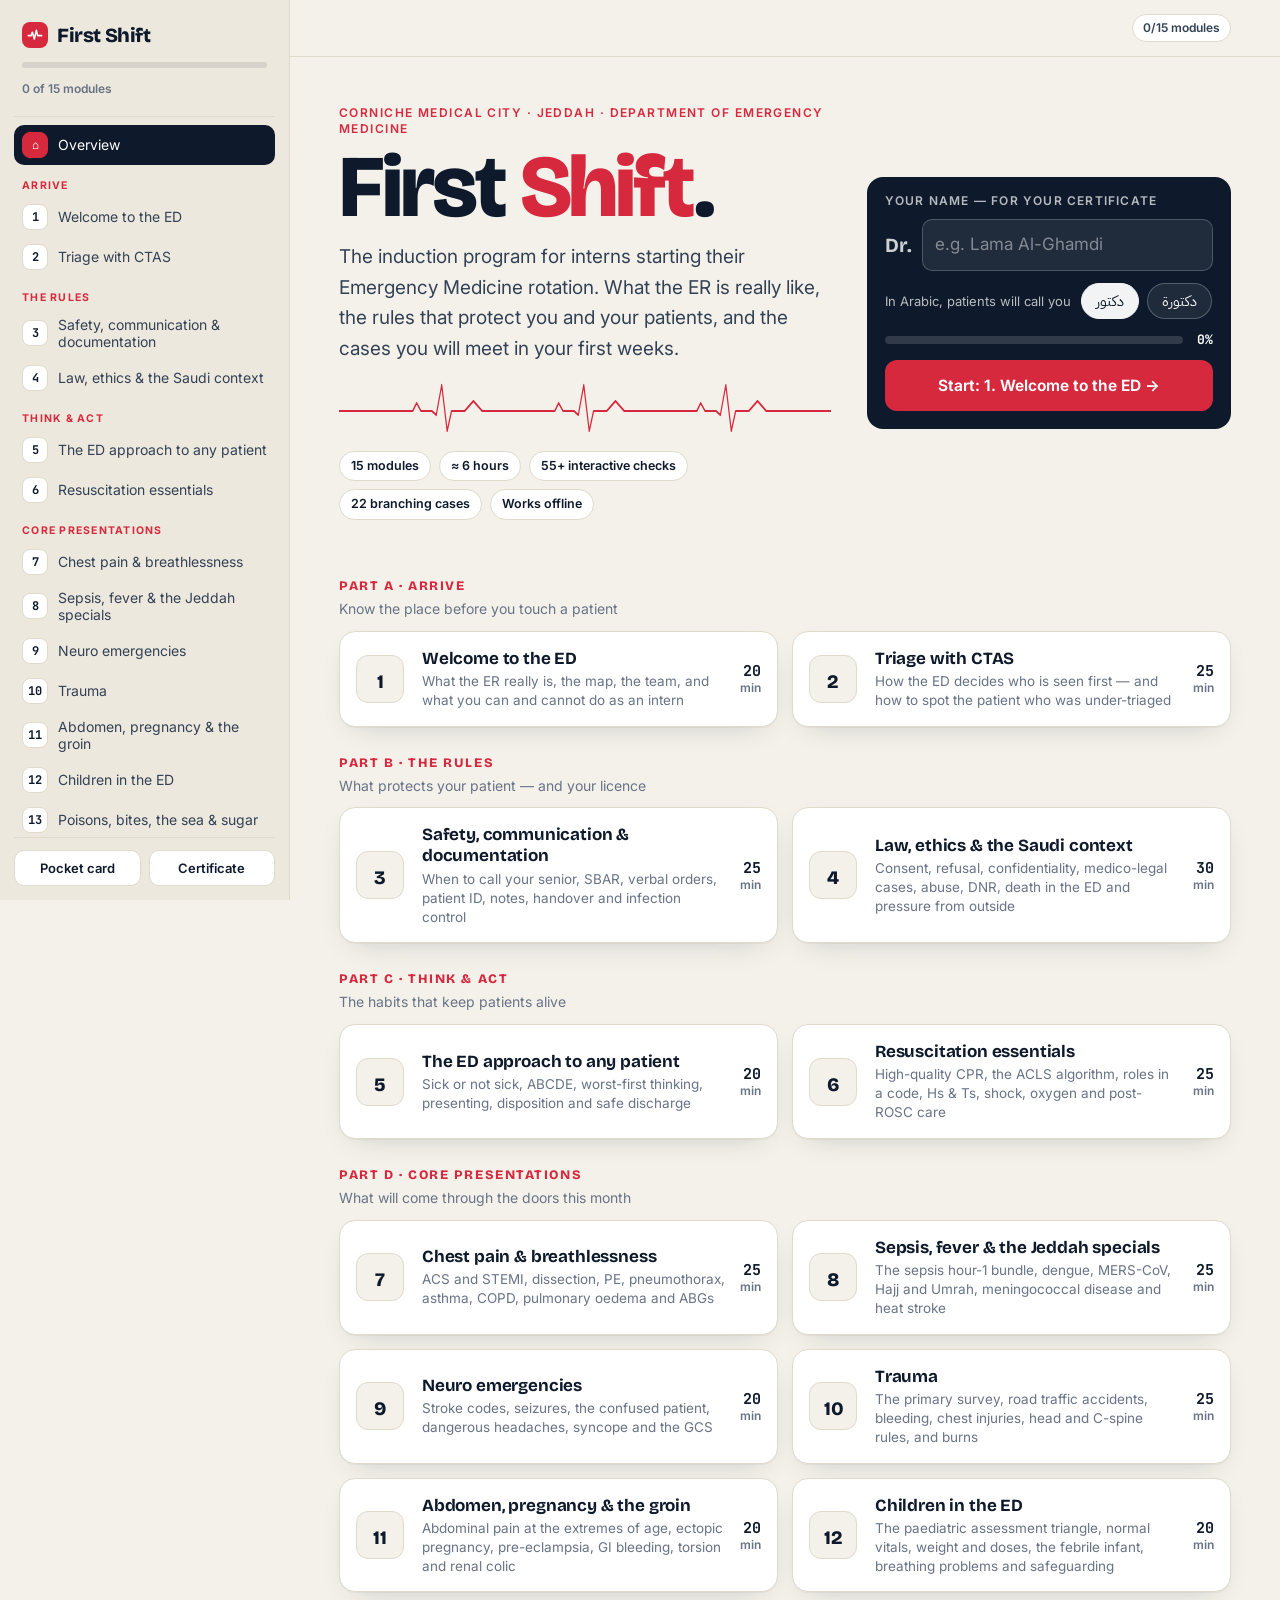
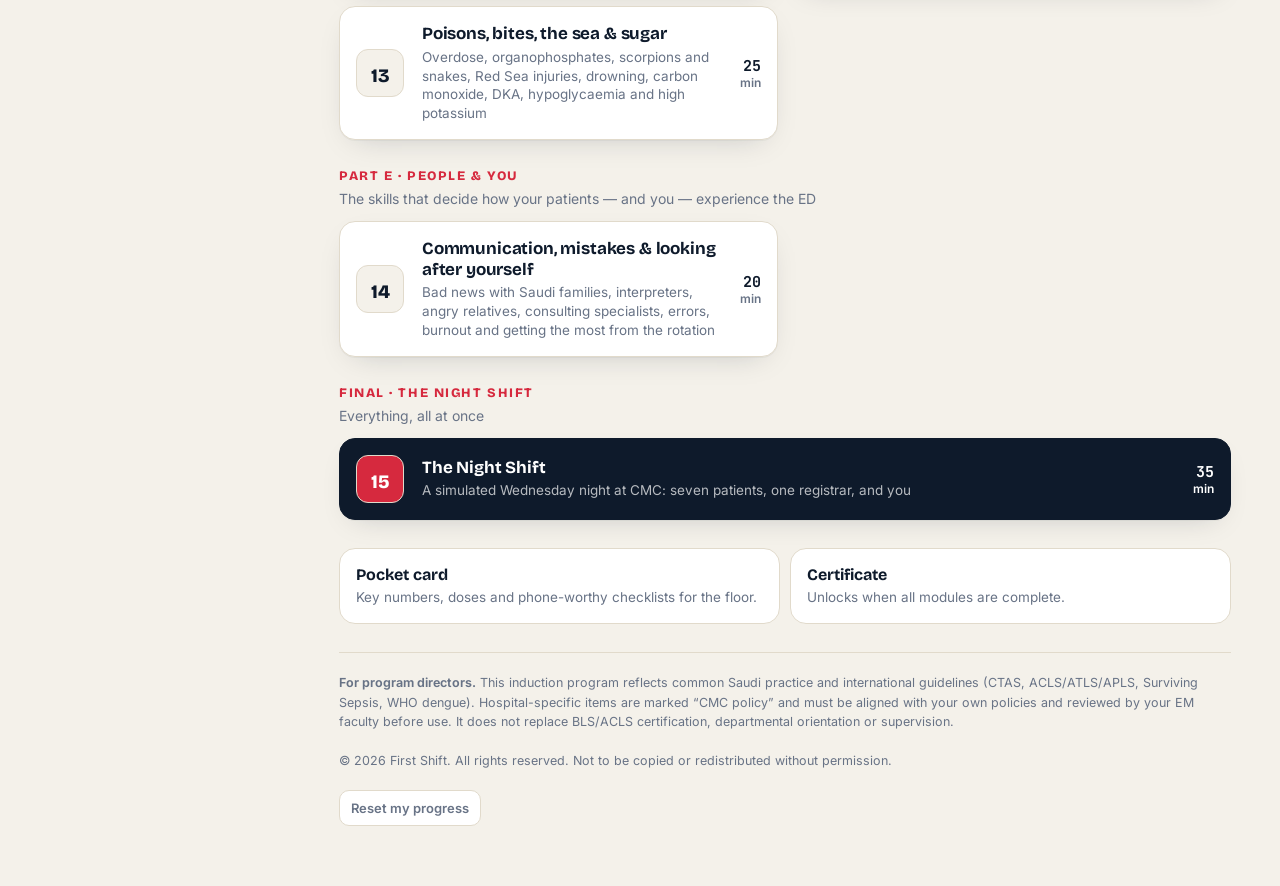
<file: clean.html>
<!doctype html>
<html lang="en">
<head>
<meta charset="utf-8">
<meta name="viewport" content="width=device-width, initial-scale=1, viewport-fit=cover">
<meta name="theme-color" content="#F4F1EA">
<meta name="robots" content="noindex, nofollow">
<meta name="apple-mobile-web-app-capable" content="yes">
<meta name="apple-mobile-web-app-title" content="First Shift">
<title>First Shift — ER Intern Induction Program · Corniche Medical City</title>
<link rel="preconnect" href="https://fonts.googleapis.com"><link rel="preconnect" href="https://fonts.gstatic.com" crossorigin>
<link href="https://fonts.googleapis.com/css2?family=Bricolage+Grotesque:opsz,wght@12..96,600;12..96,700;12..96,800&family=Inter:wght@400;500;600;700&family=JetBrains+Mono:wght@500;700&family=IBM+Plex+Sans+Arabic:wght@400;500;600&display=swap" rel="stylesheet">
<style>:root{
  --ink:#0E1A2B;--ink2:#334155;--mute:#687386;--paper:#F4F1EA;--paper2:#ECE7DC;--card:#FFFFFF;--line:#E1DACB;--line2:#EEE8DC;
  --red:#D6293E;--red-soft:#FBE6E8;--teal:#0E7A6D;--teal-soft:#DFF1EC;--amber:#A86400;--amber-soft:#FBEFD6;--blue:#1E5BD8;--blue-soft:#E4ECFC;--violet:#5B3FD0;--violet-soft:#ECE8FD;
  --c1:#1E5BD8;--c2:#D6293E;--c3:#E2AC00;--c4:#1E9E5A;--c5:#E9E9E9;
  --r:16px;--shadow:0 1px 0 rgba(14,26,43,.04),0 10px 30px -16px rgba(14,26,43,.25);
  --fd:'Bricolage Grotesque','Inter',system-ui,sans-serif;
  --fb:'Inter',system-ui,-apple-system,'Segoe UI',Roboto,sans-serif;
  --fm:'JetBrains Mono',ui-monospace,Menlo,Consolas,monospace;
  --fa:'IBM Plex Sans Arabic','Geeza Pro','Segoe UI',Tahoma,sans-serif;
}
*{box-sizing:border-box}
html{-webkit-text-size-adjust:100%;scroll-behavior:smooth}
body{margin:0;background:var(--paper);color:var(--ink);font:16px/1.62 var(--fb);-webkit-font-smoothing:antialiased}
button{font:inherit;color:inherit;cursor:pointer}
input,select{font:inherit}
b,strong{font-weight:650}
.wrap{max-width:760px;margin:0 auto;padding:0 18px}
.ar{font-family:var(--fa);direction:rtl;text-align:right;unicode-bidi:isolate}

/* ---------- top bar ---------- */
.top{position:sticky;top:0;z-index:20;background:rgba(244,241,234,.92);backdrop-filter:blur(10px);-webkit-backdrop-filter:blur(10px);border-bottom:1px solid var(--line)}
.top .wrap{display:flex;align-items:center;gap:12px;height:56px}
.brand{display:flex;align-items:center;gap:9px;font:800 18px/1 var(--fd);letter-spacing:-.02em;background:none;border:0;padding:0}
.brand i{width:26px;height:26px;border-radius:8px;background:var(--red);display:grid;place-items:center}
.brand i svg{width:16px;height:16px}
.top .sp{flex:1}
.pill{font:600 12px/1 var(--fb);padding:7px 10px;border-radius:99px;background:var(--card);border:1px solid var(--line);color:var(--ink2)}
.iconbtn{background:var(--card);border:1px solid var(--line);border-radius:10px;padding:7px 11px;font-size:13px;font-weight:600}

/* ---------- home ---------- */
.hero{position:relative;padding:34px 0 26px;overflow:hidden}
.hero .kick{font:600 12px/1.3 var(--fb);letter-spacing:.12em;text-transform:uppercase;color:var(--red)}
.hero h1{font:800 clamp(40px,10vw,64px)/.95 var(--fd);letter-spacing:-.035em;margin:10px 0 12px}
.hero h1 span{color:var(--red)}
.hero p.lead{font-size:17px;color:var(--ink2);max-width:560px;margin:0 0 6px}
.hero .ecg{display:block;width:100%;height:56px;margin:16px 0 4px}
.hero .ecg path{fill:none;stroke:var(--red);stroke-width:2.2;stroke-linejoin:round;stroke-linecap:round;stroke-dasharray:1400;stroke-dashoffset:1400;animation:draw 3.2s ease-out forwards}
@keyframes draw{to{stroke-dashoffset:0}}
.meta{display:flex;flex-wrap:wrap;gap:8px;margin:14px 0 0}
.meta span{font:600 12.5px/1 var(--fb);padding:8px 11px;border-radius:99px;background:var(--card);border:1px solid var(--line)}
.namecard{background:var(--ink);color:#fff;border-radius:var(--r);padding:18px;margin:22px 0 8px;display:grid;gap:12px}
.namecard label{font:600 12px/1 var(--fb);letter-spacing:.1em;text-transform:uppercase;opacity:.7}
.namecard .row{display:flex;gap:10px;align-items:center}
.namecard .dr{font:700 20px var(--fd);opacity:.8}
.namecard input{flex:1;min-width:0;background:rgba(255,255,255,.08);border:1px solid rgba(255,255,255,.2);color:#fff;border-radius:10px;padding:11px 12px;font-size:17px}
.namecard input::placeholder{color:rgba(255,255,255,.45)}
.overall{display:flex;align-items:center;gap:14px}
.bar{height:8px;background:rgba(255,255,255,.14);border-radius:99px;overflow:hidden;flex:1}
.bar i{display:block;height:100%;background:var(--red);border-radius:99px;transition:width .4s}
.btn{display:inline-flex;align-items:center;justify-content:center;gap:8px;border:0;border-radius:12px;padding:13px 18px;font-weight:650;font-size:15.5px;background:var(--red);color:#fff;transition:transform .12s,opacity .2s}
.btn:active{transform:scale(.98)}
.btn.ghost{background:var(--card);color:var(--ink);border:1px solid var(--line)}
.btn.dark{background:var(--ink)}
.btn[disabled]{opacity:.35;cursor:not-allowed}
.btn.wide{width:100%}
.part{margin:30px 0 10px;display:flex;flex-direction:column;gap:5px}
.part b{font:800 13px/1 var(--fd);letter-spacing:.12em;text-transform:uppercase;color:var(--red)}
.part span{font-size:14px;color:var(--mute)}
.mods{display:grid;gap:10px}
.mod{display:grid;grid-template-columns:48px 1fr auto;gap:14px;align-items:center;text-align:left;background:var(--card);border:1px solid var(--line);border-radius:var(--r);padding:14px;box-shadow:var(--shadow);transition:transform .15s}
.mod:active{transform:scale(.99)}
.mod .num{width:48px;height:48px;border-radius:12px;background:var(--paper);display:grid;place-items:center;font:800 19px var(--fd);color:var(--ink)}
.mod.done .num{background:var(--teal);color:#fff}
.mod.prog .num{background:var(--ink);color:#fff}
.mod.final{background:var(--ink);color:#fff;border-color:var(--ink)}
.mod.final .num{background:var(--red);color:#fff}
.mod.final .ms{color:rgba(255,255,255,.7)}
.mod h3{margin:0;font:700 17px/1.25 var(--fd);letter-spacing:-.01em}
.mod .ms{font-size:13.5px;color:var(--mute);margin-top:3px;line-height:1.4}
.mod .st{font:600 12px/1.2 var(--fb);text-align:right;color:var(--mute);white-space:nowrap}
.mod .st em{display:block;font-style:normal;font:700 15px var(--fm);color:var(--ink)}
.mod.final .st,.mod.final .st em{color:#fff}
.tiles{display:grid;grid-template-columns:1fr 1fr;gap:10px;margin:28px 0}
.tile{background:var(--card);border:1px solid var(--line);border-radius:var(--r);padding:16px;text-align:left}
.tile h4{margin:0 0 4px;font:700 16px var(--fd)}
.tile p{margin:0;font-size:13.5px;color:var(--mute);line-height:1.45}
.foot{font-size:12.5px;color:var(--mute);padding:20px 0 60px;border-top:1px solid var(--line);margin-top:20px;line-height:1.55}

/* ---------- module ---------- */
.mhead{padding:22px 0 6px}
.mhead .k{font:600 12px/1 var(--fb);letter-spacing:.12em;text-transform:uppercase;color:var(--red)}
.mhead h2{font:800 30px/1.08 var(--fd);letter-spacing:-.025em;margin:8px 0 0}
.steps{display:flex;gap:4px;margin:16px 0 4px}
.steps i{flex:1;height:5px;border-radius:9px;background:var(--line)}
.steps i.on{background:var(--ink)}
.steps i.cur{background:var(--red)}
.scr{padding:10px 0 130px;animation:fade .35s ease}
@keyframes fade{from{opacity:0;transform:translateY(6px)}to{opacity:1;transform:none}}
.navbar{position:fixed;left:0;right:0;bottom:0;z-index:30;background:rgba(244,241,234,.95);backdrop-filter:blur(10px);-webkit-backdrop-filter:blur(10px);border-top:1px solid var(--line);padding:12px 0 calc(12px + env(safe-area-inset-bottom))}
.navbar .wrap{display:flex;gap:10px;align-items:center}
.navbar .hint{flex:1;font-size:13px;color:var(--mute);line-height:1.3}
.navbar .btn{padding:12px 16px}

.blk{margin:16px 0}
.scr h3.h{font:800 24px/1.15 var(--fd);letter-spacing:-.02em;margin:22px 0 4px}
.scr h4.h{font:700 18px/1.25 var(--fd);margin:22px 0 2px}
.scr p{margin:0}
.scr .p p+p{margin-top:10px}
.scr ul.l,.scr ol.l{margin:0;padding-left:22px}
.scr ul.l li,.scr ol.l li{margin:6px 0}
.scr ul.l li::marker{color:var(--red)}

.mentor{display:grid;grid-template-columns:44px 1fr;gap:12px;align-items:start}
.av{width:44px;height:44px;border-radius:50%;background:var(--ink);color:#fff;display:grid;place-items:center;font:700 14px var(--fd);letter-spacing:.02em}
.av.n{background:var(--teal)}
.av.s{background:var(--violet)}
.bub{background:var(--card);border:1px solid var(--line);border-radius:4px 16px 16px 16px;padding:12px 14px;box-shadow:var(--shadow)}
.bub .who{font:700 12px/1 var(--fb);letter-spacing:.06em;text-transform:uppercase;color:var(--mute);margin-bottom:6px}

.say{background:var(--card);border:1px solid var(--line);border-radius:16px;padding:12px 14px;border-right:4px solid var(--amber)}
.say .who{font:700 12px/1 var(--fb);letter-spacing:.06em;text-transform:uppercase;color:var(--amber);margin-bottom:8px}
.say .ar{font-size:18.5px;line-height:1.75;font-weight:500}
.say .en{font-size:14px;color:var(--mute);margin-top:6px;font-style:italic;border-top:1px dashed var(--line);padding-top:6px}

.call{border-radius:14px;padding:14px 16px;border:1px solid}
.call .ct{font:700 12.5px/1 var(--fb);letter-spacing:.08em;text-transform:uppercase;margin-bottom:7px;display:flex;align-items:center;gap:7px}
.call .ct:before{content:"";width:8px;height:8px;border-radius:2px;background:currentColor}
.call.rule{background:var(--blue-soft);border-color:#C9D7F7}.call.rule .ct{color:var(--blue)}
.call.pearl{background:var(--teal-soft);border-color:#BFE3D9}.call.pearl .ct{color:var(--teal)}
.call.danger{background:var(--red-soft);border-color:#F3C3C9}.call.danger .ct{color:var(--red)}
.call.saudi{background:var(--amber-soft);border-color:#F0D9A8}.call.saudi .ct{color:var(--amber)}
.call.local{background:var(--violet-soft);border-color:#D6CCFA}.call.local .ct{color:var(--violet)}
.call ul{margin:6px 0 0;padding-left:20px}.call li{margin:4px 0}

.tbl{overflow-x:auto;border:1px solid var(--line);border-radius:14px;background:var(--card)}
.tbl table{border-collapse:collapse;width:100%;font-size:14.5px;min-width:440px}
.tbl th{text-align:left;font:700 12px/1.2 var(--fb);letter-spacing:.06em;text-transform:uppercase;color:var(--mute);background:var(--paper);padding:10px 12px;border-bottom:1px solid var(--line)}
.tbl td{padding:10px 12px;border-bottom:1px solid var(--line2);vertical-align:top;line-height:1.45}
.tbl tr:last-child td{border-bottom:0}
.tbl td:first-child{font-weight:600}

.nums{display:grid;grid-template-columns:repeat(auto-fit,minmax(150px,1fr));gap:10px}
.num{background:var(--card);border:1px solid var(--line);border-radius:14px;padding:14px}
.num b{display:block;font:800 28px/1 var(--fd);letter-spacing:-.02em;color:var(--red)}
.num span{display:block;font-size:13.5px;color:var(--ink2);margin-top:6px;line-height:1.35}

.cards{display:grid;grid-template-columns:repeat(auto-fit,minmax(200px,1fr));gap:10px}
.flip{position:relative;min-height:128px;border:0;padding:0;background:none;text-align:left;perspective:900px}
.flip .in{position:absolute;inset:0;transition:transform .5s;transform-style:preserve-3d}
.flip.on .in{transform:rotateY(180deg)}
.flip .f,.flip .bk{position:absolute;inset:0;border-radius:14px;padding:14px;backface-visibility:hidden;-webkit-backface-visibility:hidden;display:flex;flex-direction:column;justify-content:center;border:1px solid var(--line);overflow:auto}
.flip .f{background:var(--card);font:700 16.5px/1.3 var(--fd)}
.flip .f small{font:500 11.5px var(--fb);color:var(--mute);margin-top:8px;letter-spacing:.06em;text-transform:uppercase}
.flip .bk{background:var(--ink);color:#fff;transform:rotateY(180deg);font-size:14px;line-height:1.45}

.reveal{border:1px dashed var(--ink2);border-radius:14px;background:transparent;width:100%;text-align:left;padding:14px 16px}
.reveal .rq{font-weight:650;display:flex;justify-content:space-between;gap:10px}
.reveal .rq:after{content:"Tap to reveal";font:600 11.5px var(--fb);color:var(--red);letter-spacing:.06em;text-transform:uppercase;white-space:nowrap}
.reveal.on{border-style:solid;background:var(--card)}
.reveal.on .rq:after{content:""}
.reveal .ra{display:none;margin-top:10px;color:var(--ink2);font-size:15px}
.reveal.on .ra{display:block}

/* questions */
.q{background:var(--card);border:1px solid var(--line);border-radius:18px;padding:16px;box-shadow:var(--shadow)}
.q-tag{display:inline-block;font:700 11px/1 var(--fb);letter-spacing:.1em;text-transform:uppercase;color:#fff;background:var(--ink);padding:5px 8px;border-radius:6px;margin-bottom:10px}
.q-q{font:650 17px/1.4 var(--fb);margin-bottom:12px}
.opts{display:grid;gap:8px}
.opt{display:grid;grid-template-columns:28px 1fr;gap:10px;align-items:start;text-align:left;background:var(--paper);border:1.5px solid transparent;border-radius:12px;padding:11px 12px;font-size:15px;line-height:1.4;transition:background .15s,border-color .15s}
.opt .ol{width:28px;height:28px;border-radius:8px;background:var(--card);border:1px solid var(--line);display:grid;place-items:center;font:700 13px var(--fm)}
.opt.sel{border-color:var(--ink);background:#fff}
.opt.sel .ol{background:var(--ink);color:#fff;border-color:var(--ink)}
.opt.right{background:var(--teal-soft);border-color:var(--teal)}
.opt.right .ol{background:var(--teal);color:#fff;border-color:var(--teal)}
.opt.wrong{background:var(--red-soft);border-color:var(--red)}
.opt.wrong .ol{background:var(--red);color:#fff;border-color:var(--red)}
.opt.miss{border-color:var(--teal);border-style:dashed}
.opt.dim{opacity:.55}
.opt[disabled]{cursor:default}
.fb{margin-top:12px;border-radius:12px;padding:12px 14px;font-size:14.5px;line-height:1.5}
.fb.ok{background:var(--teal-soft)}.fb.no{background:var(--amber-soft)}
.fb b.v{display:block;font:700 13px var(--fb);letter-spacing:.04em;text-transform:uppercase;margin-bottom:4px}
.fb.ok b.v{color:var(--teal)}.fb.no b.v{color:var(--amber)}
.qact{margin-top:12px;display:flex;gap:8px}
.qact .btn{padding:10px 16px;font-size:14.5px}

.ord-seq,.ord-pool{display:grid;gap:7px}
.ord-seq{min-height:52px;border:1.5px dashed var(--line);border-radius:12px;padding:8px;margin-bottom:10px}
.ord-seq:empty:before{content:"Tap the steps below in the right order";color:var(--mute);font-size:14px;padding:6px}
.ord-it{display:flex;gap:10px;align-items:center;text-align:left;background:var(--paper);border:1px solid var(--line);border-radius:10px;padding:10px 12px;font-size:14.5px;line-height:1.35}
.ord-it .on{font:700 13px var(--fm);min-width:22px;height:22px;border-radius:6px;background:var(--ink);color:#fff;display:grid;place-items:center}
.ord-it.ok{background:var(--teal-soft);border-color:var(--teal)}
.ord-it.bad{background:var(--red-soft);border-color:var(--red)}

.srt-row{border:1px solid var(--line);border-radius:12px;padding:11px 12px;margin-bottom:8px;background:var(--paper)}
.srt-row .sx{font-size:14.5px;line-height:1.4;margin-bottom:8px}
.srt-row .sb{display:flex;flex-wrap:wrap;gap:6px}
.chip{border:1.5px solid var(--line);background:var(--card);border-radius:99px;padding:6px 11px;font:650 13px/1.1 var(--fb);display:inline-flex;align-items:center;gap:6px}
.chip .dot{width:10px;height:10px;border-radius:50%;border:1px solid rgba(0,0,0,.15)}
.chip.sel{border-color:var(--ink);background:var(--ink);color:#fff}
.srt-row.ok{background:var(--teal-soft);border-color:#9fd3c6}
.srt-row.bad{background:var(--red-soft);border-color:#efb3ba}
.srt-row .why{font-size:13.5px;color:var(--ink2);margin-top:8px;line-height:1.45}
.ctas{display:inline-grid;place-items:center;min-width:26px;height:22px;border-radius:6px;font:700 12px var(--fm);padding:0 6px;color:#fff}
.ctas.c1{background:var(--c1)}.ctas.c2{background:var(--c2)}.ctas.c3{background:var(--c3);color:#2a2100}.ctas.c4{background:var(--c4)}.ctas.c5{background:#fff;color:#111;border:1px solid #bbb}

/* case */
.case{background:var(--card);border:1px solid var(--line);border-radius:20px;overflow:hidden;box-shadow:var(--shadow)}
.case-h{padding:14px 16px;background:var(--ink);color:#fff;display:flex;justify-content:space-between;gap:10px;align-items:center}
.case-h b{font:700 16px/1.25 var(--fd)}
.case-h span{font:600 11.5px/1.2 var(--fb);letter-spacing:.08em;text-transform:uppercase;opacity:.7;white-space:nowrap}
.mon{background:#04080D;color:#fff;padding:10px 12px 12px;font-family:var(--fm)}
.mon .trace{height:46px;overflow:hidden;position:relative;border-bottom:1px solid #12202c;margin-bottom:8px}
.mon .trace svg{position:absolute;left:0;top:0;height:46px;width:200%;animation:sweep 4s linear infinite}
@keyframes sweep{to{transform:translateX(-50%)}}
.mon .vit{display:grid;grid-template-columns:repeat(auto-fit,minmax(86px,1fr));gap:6px 10px}
.mon .v{line-height:1}
.mon .v small{display:block;font:600 10px var(--fb);letter-spacing:.1em;opacity:.7;margin-bottom:3px}
.mon .v b{font:700 21px var(--fm)}
.mon .v.hr{color:#3BE37A}.mon .v.sp{color:#3CCBF4}.mon .v.bp{color:#FF7373}.mon .v.rr{color:#FFD54A}.mon .v.t{color:#E8E8E8}.mon .v.g{color:#C9A6FF}.mon .v.gcs{color:#FFFFFF}
.mon .v.chg b{animation:blink 1s 2}
@keyframes blink{50%{opacity:.25}}
.case-b{padding:6px 16px 16px}
.node{padding:12px 0;border-bottom:1px dashed var(--line)}
.node:last-child{border-bottom:0}
.node .nx{font-size:15.5px}
.node .nx p+p{margin-top:8px}
.node.past .nx{color:var(--ink2);font-size:14.5px}
.picked{margin-top:10px;display:flex;gap:8px;align-items:flex-start;font-size:14.5px;font-weight:600}
.picked:before{content:"→";color:var(--red);font-weight:800}
.score-chip{font:700 11px/1 var(--fm);padding:4px 6px;border-radius:5px;margin-left:auto;white-space:nowrap}
.score-chip.s2{background:var(--teal);color:#fff}.score-chip.s1{background:var(--amber);color:#fff}.score-chip.s0{background:var(--red);color:#fff}
.chs{display:grid;gap:8px;margin-top:12px}
.ch{text-align:left;background:var(--paper);border:1.5px solid var(--line);border-radius:12px;padding:11px 13px;font-size:15px;line-height:1.4}
.ch:hover{border-color:var(--ink)}
.outcome{margin-top:10px;background:var(--paper);border-radius:14px;padding:14px}
.outcome .os{font:800 26px var(--fd);color:var(--ink)}
.outcome .os small{font:600 13px var(--fb);color:var(--mute);margin-left:6px}
.case .say{margin-top:10px}

.strip{background:#FFF7F4;border:1px solid #F2D5CC;border-radius:12px;padding:8px 8px 6px;background-image:linear-gradient(#f7d9d0 1px,transparent 1px),linear-gradient(90deg,#f7d9d0 1px,transparent 1px);background-size:12px 12px}
.strip svg{display:block;width:100%;height:90px}
.strip .sl{font:600 11.5px var(--fm);color:#8a4a3a;margin-top:2px}
.node .strip{margin-top:10px}

/* tools */
.tool{background:var(--card);border:1px solid var(--line);border-radius:18px;padding:16px;box-shadow:var(--shadow)}
.tool .tt{font:800 18px var(--fd);margin-bottom:2px}
.tool .ts{font-size:13.5px;color:var(--mute);margin-bottom:12px}
.seg{display:flex;flex-wrap:wrap;gap:6px;margin:6px 0 12px}
.seg button{border:1.5px solid var(--line);background:var(--paper);border-radius:10px;padding:8px 10px;font-size:13.5px;line-height:1.25;text-align:left}
.seg button.on{background:var(--ink);color:#fff;border-color:var(--ink)}
.seg button b{font-family:var(--fm);margin-right:4px}
.lbl{font:700 12px var(--fb);letter-spacing:.06em;text-transform:uppercase;color:var(--mute)}
.fld{display:grid;grid-template-columns:repeat(auto-fit,minmax(120px,1fr));gap:10px;margin:8px 0 12px}
.fld label{display:grid;gap:4px;font:600 12.5px var(--fb);color:var(--ink2)}
.fld input,.fld select{width:100%;border:1.5px solid var(--line);border-radius:10px;padding:10px;background:var(--paper);font-size:16px}
.out{background:var(--ink);color:#fff;border-radius:14px;padding:14px 16px}
.out .big{font:800 34px/1 var(--fd)}
.out .big small{font:600 14px var(--fb);opacity:.7;margin-left:6px}
.out p{margin:8px 0 0;font-size:14.5px;line-height:1.5;opacity:.92}
.out table{width:100%;border-collapse:collapse;font-size:14px;margin-top:8px}
.out td{padding:7px 0;border-bottom:1px solid rgba(255,255,255,.12);vertical-align:top}
.out td:first-child{width:55%}
.out td:last-child{text-align:right;font-family:var(--fm);font-weight:700;padding-left:10px;font-size:13px}
.out tr:last-child td{border-bottom:0}
.presets{display:flex;gap:6px;flex-wrap:wrap;margin-bottom:10px}
.presets button{font:600 12.5px var(--fb);border:1px solid var(--line);background:var(--paper);border-radius:99px;padding:6px 10px}

.check{display:grid;gap:6px}
.check label{display:flex;gap:10px;align-items:flex-start;background:var(--card);border:1px solid var(--line);border-radius:12px;padding:10px 12px;font-size:14.5px;line-height:1.4}
.check input{margin-top:3px;width:18px;height:18px;accent-color:var(--teal);flex:none}

/* module end */
.end{text-align:center;padding:24px 0}
.end .ring{width:150px;height:150px;margin:6px auto 14px;position:relative}
.end .ring svg{width:150px;height:150px;transform:rotate(-90deg)}
.end .ring b{position:absolute;inset:0;display:grid;place-items:center;font:800 36px var(--fd)}
.end h3{font:800 28px var(--fd);margin:0}
.take{text-align:left;background:var(--card);border:1px solid var(--line);border-radius:16px;padding:16px 18px;margin:20px 0}
.take h4{margin:0 0 6px;font:700 13px var(--fb);letter-spacing:.08em;text-transform:uppercase;color:var(--red)}
.take ol{margin:0;padding-left:20px}.take li{margin:7px 0;line-height:1.45}

/* pocket */
.pk{background:var(--card);border:1px solid var(--line);border-radius:16px;padding:14px 16px;margin:12px 0}
.pk h3{margin:0 0 8px;font:800 18px var(--fd)}
.pk dl{margin:0;display:grid;grid-template-columns:auto 1fr;gap:6px 14px;font-size:14.5px}
.pk dt{font:700 14px var(--fm);color:var(--red);white-space:nowrap}
.pk dd{margin:0;line-height:1.4}

/* certificate */
.cert{background:#fff;border:1px solid var(--line);border-radius:6px;padding:36px 28px;text-align:center;position:relative;margin:22px 0;box-shadow:var(--shadow)}
.cert:before{content:"";position:absolute;inset:10px;border:2px solid var(--ink);border-radius:2px;pointer-events:none}
.cert .ck{font:600 12px var(--fb);letter-spacing:.2em;text-transform:uppercase;color:var(--red)}
.cert h2{font:800 34px/1.05 var(--fd);margin:12px 0 4px;letter-spacing:-.02em}
.cert .to{font-size:14px;color:var(--mute);margin-top:20px}
.cert .nm{font:800 30px var(--fd);margin:6px 0 4px;border-bottom:1.5px solid var(--ink);display:inline-block;padding:0 18px 6px}
.cert .det{font-size:14.5px;color:var(--ink2);max-width:460px;margin:12px auto 0}
.cert .sig{display:grid;grid-template-columns:1fr 1fr;gap:24px;margin-top:36px;font-size:12.5px;color:var(--mute)}
.cert .sig div{border-top:1px solid var(--ink);padding-top:6px}
.cert .sc{display:flex;justify-content:center;gap:22px;margin-top:18px;flex-wrap:wrap}
.cert .sc div b.d{font-size:16px;line-height:1.5}
.cert .sc div b{display:block;font:800 24px var(--fd);color:var(--ink)}
.cert .sc div{font-size:12px;color:var(--mute);text-transform:uppercase;letter-spacing:.08em}

@media (max-width:420px){
  .mod{grid-template-columns:42px 1fr;}
  .mod .num{width:42px;height:42px;font-size:17px}
  .mod .st{grid-column:2;text-align:left}
  .mod .st em{display:inline;margin-right:6px}
  .tiles{grid-template-columns:1fr}
}
@media print{
  body{background:#fff}
  .top,.navbar,.noprint{display:none!important}
  .cert{box-shadow:none;margin:0;border:0}
}

.hintb{margin-top:10px;background:none;border:0;padding:4px 0;font:600 13.5px var(--fb);color:var(--violet);text-decoration:underline;text-underline-offset:3px}
.hintx{display:none;margin-top:8px;background:var(--violet-soft);border-radius:10px;padding:10px 12px;font-size:14px;line-height:1.45}
.hintx.on{display:block}
.why1{margin-bottom:6px}
.owhy{display:block;font-size:13px;color:var(--ink2);margin-top:5px;font-style:italic}

.call.idea{background:#FFF8E6;border-color:#F3DFA6}.call.idea .ct{color:#8A6100}
.gen{display:flex;align-items:center;gap:8px;flex-wrap:wrap;font-size:13px;opacity:.95}
.gen span{opacity:.75;margin-right:2px}
.gen button{font-family:var(--fa);font-size:15px;background:rgba(255,255,255,.08);border:1px solid rgba(255,255,255,.25);color:#fff;border-radius:99px;padding:5px 14px}
.gen button.on{background:#fff;color:var(--ink);border-color:#fff}
.gl{border-bottom:1.5px dotted var(--violet);cursor:help}
#glpop{position:fixed;left:12px;right:12px;bottom:calc(84px + env(safe-area-inset-bottom));z-index:60;background:var(--ink);color:#fff;border-radius:14px;padding:12px 14px;font-size:14px;line-height:1.45;box-shadow:0 12px 30px rgba(0,0,0,.3);transform:translateY(20px);opacity:0;pointer-events:none;transition:.2s;max-width:620px;margin:0 auto}
#glpop.on{transform:none;opacity:1}
#glpop b{display:block;font:700 12px var(--fb);letter-spacing:.08em;text-transform:uppercase;color:#FFB4BE;margin-bottom:3px}
.mute{color:var(--mute);font-size:13.5px}
.edsvg{width:100%;height:auto;display:block;margin:4px 0 10px}
.zi{background:var(--paper);border-radius:12px;padding:12px 14px;margin-top:10px}
.zi b{font:700 16px var(--fd)}.zi p{margin:4px 0 0;font-size:14.5px;line-height:1.5}
.rgs{display:grid;grid-template-columns:1fr 1fr;gap:4px 14px}
.rg{display:block;margin:6px 0 4px;font-size:13px;color:var(--ink2);font-weight:600}
.rg span{display:flex;justify-content:space-between}
.rg b{font:700 13px var(--fm);color:var(--ink)}
.rg input[type=range]{width:100%;accent-color:var(--red);height:28px;margin:0}
.out.light{background:var(--paper);color:var(--ink);margin-top:10px}
.ctasout{display:flex;gap:12px;align-items:center;font-size:15px}
.mods2{margin-top:10px;display:grid;gap:5px;font-size:13.5px}
.mods2 div{opacity:.6;display:flex;gap:8px;align-items:center}
.mods2 div.drv{opacity:1;font-weight:650}
.bstats{display:grid;grid-template-columns:repeat(auto-fit,minmax(66px,1fr));gap:6px;margin:10px 0}
.bstats div{background:var(--paper);border-radius:10px;padding:8px 10px}
.bstats small{display:block;font:600 9.5px var(--fb);letter-spacing:.06em;text-transform:uppercase;color:var(--mute)}
.bstats b{font:800 16px var(--fd)}.bstats b.red{color:var(--red)}
table.mini{width:100%;border-collapse:collapse;font-size:14px;margin-top:6px}
table.mini td{padding:7px 0;border-bottom:1px solid var(--line2);vertical-align:top}
table.mini td:first-child{color:var(--mute);width:38%}
.msg{background:#FFF8E6;border-radius:10px;padding:10px 12px;font-size:14.5px;line-height:1.5;margin:10px 0 0}
.tool .mon{border-radius:12px;margin-top:8px}
.cprb{display:block;width:150px;height:150px;border-radius:50%;margin:8px auto 14px;border:0;background:radial-gradient(circle at 40% 35%,#F05266,#B8182C);color:#fff;font:800 22px var(--fd);letter-spacing:.08em;box-shadow:0 10px 24px -8px rgba(214,41,62,.6);touch-action:manipulation;-webkit-user-select:none;user-select:none}
.cprb.hit{animation:press .18s ease}
@keyframes press{50%{transform:scale(.9)}}
.gauge,.kbar{position:relative;height:14px;border-radius:99px;background:var(--line)}
.gauge .gz{position:absolute;left:40%;width:20%;top:0;bottom:0;background:var(--teal);border-radius:4px;opacity:.8}
.gauge i,.kbar i{position:absolute;top:-6px;width:4px;height:26px;background:var(--ink);border-radius:3px;transform:translateX(-2px);transition:left .25s}
.kbar .kz{position:absolute;inset:0;border-radius:99px;background:linear-gradient(90deg,#D6293E 0 18.2%,#E2AC00 18.2% 27.3%,#1E9E5A 27.3% 63.6%,#E2AC00 63.6% 81.8%,#D6293E 81.8%)}
.kbar i b{position:absolute;top:-24px;left:50%;transform:translateX(-50%);font:700 14px var(--fm)}
.kbar{margin-top:30px}
.gl3{display:flex;justify-content:space-between;font:600 11px var(--fm);color:var(--mute);margin-top:6px}
.cprs{text-align:center;margin-top:12px;font-size:15px}.cprs b{font:800 28px var(--fd)}
.cprs.good b{color:var(--teal)}.cprs.bad b{color:var(--red)}
.cprn{text-align:center;font-size:14px;color:var(--ink2);margin-top:4px}
.kst{text-align:center;font-weight:700;margin-top:10px;font-size:14.5px}
.kst.bad{color:var(--red)}.kst.warn{color:var(--amber)}.kst.good{color:var(--teal)}
.lgrid{display:grid;grid-template-columns:repeat(4,1fr);gap:6px;margin-top:6px}
.lc{border:1px solid var(--line);border-radius:8px;padding:4px 6px 0;background:#FFFCFA}
.lc span{font:700 11px var(--fm);color:var(--mute)}
.lc.up{border-color:#F3B4BC;background:#FFF1F2}.lc.up span{color:var(--red)}
.lc.dn{border-color:#BFD0F7;background:#EEF3FE}.lc.dn span{color:var(--blue)}
.ssvg{width:100%;height:auto;display:block;margin-top:6px}
.ssvg g{transition:transform .4s}
.phbig{text-align:center;font:800 28px var(--fd);margin-top:4px}.phbig small{font:700 13px var(--fb);margin-left:6px;letter-spacing:.04em;text-transform:uppercase}
.dsvg{width:100%;height:auto;display:block;margin-top:8px}
.leg{display:flex;flex-wrap:wrap;gap:6px 14px;font-size:12.5px;margin-top:4px}
.leg span:before{content:"";display:inline-block;width:12px;height:3px;background:var(--c);margin-right:5px;vertical-align:middle;border-radius:2px}
.win{display:grid;grid-template-columns:1fr 1fr;gap:8px}
.win div{border:1.5px dashed var(--line);border-radius:10px;padding:9px 10px;font-size:13px;color:var(--mute);line-height:1.35}
.win div b{display:block;font:700 14px var(--fd);color:var(--mute)}
.win div.on{border-style:solid;border-color:var(--teal);background:var(--teal-soft);color:var(--ink)}
.win div.on b{color:var(--teal)}
.capq{display:grid;grid-template-columns:48px 1fr;gap:10px;align-items:center;width:100%;text-align:left;background:var(--paper);border:1.5px solid var(--line);border-radius:12px;padding:10px;margin-bottom:7px;font-size:13.5px;line-height:1.35}
.capq span{font:800 12px var(--fm);border-radius:8px;padding:8px 0;text-align:center;color:#fff}
.capq.y span{background:var(--teal)}.capq.n span{background:var(--red)}
.capq.n{border-color:#efb3ba}
.out.okb{background:var(--teal)}.out.nob{background:var(--red)}
.shsvg{width:100%;height:auto;display:block;margin:4px 0}
@keyframes pump{50%{transform:scale(1.12)}}

.kticks{position:relative;height:16px;margin-top:6px;font:600 11px var(--fm);color:var(--mute)}
.kticks span{position:absolute;transform:translateX(-50%)}
.kticks span:first-child{transform:none}.kticks span:last-child{transform:translateX(-100%)}
.kbar i b{min-width:30px;text-align:center}
.kbar{margin-left:14px;margin-right:14px}.kticks{margin-left:14px;margin-right:14px}

/* ================= RESPONSIVE: phone · tablet · desktop ================= */
.side{display:none}
.case-pt{display:none}
html{-webkit-tap-highlight-color:transparent}
.tgrid{display:block}
@media (hover:hover) and (pointer:fine){
  .opt:not([disabled]):hover{border-color:var(--ink);background:#fff}
  .ch:hover{border-color:var(--ink);background:#fff}
  .mod:hover{transform:translateY(-2px);box-shadow:0 14px 34px -18px rgba(14,26,43,.35)}
  .chip:not([disabled]):hover{border-color:var(--ink)}
  .tile:hover,.seg button:hover,.presets button:hover{border-color:var(--ink)}
  .sitem:hover{background:rgba(14,26,43,.05)}
  .btn:not([disabled]):hover{filter:brightness(1.06)}
}
/* ---------- tablet (iPad portrait, small laptops) ---------- */
@media (min-width:700px){
  body{font-size:17px}
  .wrap{max-width:900px;padding:0 32px}
  .hero{padding:48px 0 30px}
  .hero h1{font-size:76px}
  .hero p.lead{font-size:19px}
  .mods{grid-template-columns:1fr 1fr;gap:14px}
  .mod.final{grid-column:1/-1}
  .mod{grid-template-columns:52px 1fr auto;padding:16px}
  .mod .st{grid-column:auto;text-align:right}
  .tiles{grid-template-columns:1fr 1fr}
  .mhead h2{font-size:38px}
  .scr h3.h{font-size:28px}
  .rgs{grid-template-columns:1fr 1fr 1fr}
  .nums{grid-template-columns:repeat(4,1fr)}
  .cards{grid-template-columns:repeat(3,1fr)}
  .flip{min-height:150px}
  .q,.tool{padding:22px}
  .q-q{font-size:18.5px}
  .opt,.ch{font-size:16px;padding:13px 14px}
  .pkgrid{display:grid;grid-template-columns:1fr 1fr;gap:0 14px}
  .navbar .wrap{max-width:900px}
  .say .ar{font-size:20px}
  .edsvg{max-width:620px;margin-left:auto;margin-right:auto}
  .lgrid{gap:8px}
  .end .ring,.end .ring svg{width:170px;height:170px}
  .cert{padding:56px 48px}
}
/* side-by-side explorers once there is room */
@media (min-width:900px){
  .tgrid{display:grid;grid-template-columns:minmax(0,1fr) minmax(0,1fr);gap:24px;align-items:start}
  .tgrid .to{position:sticky;top:76px}
  .tgrid .rgs{grid-template-columns:1fr 1fr}
  .tgrid .edsvg{margin:0}
  .tgrid .zi{margin-top:0}
  .tgrid .cprb{margin-top:20px}
  .srt-row{display:grid;grid-template-columns:minmax(0,1fr) auto;gap:14px;align-items:center}
  .srt-row .sx{margin:0}
  .srt-row .why{grid-column:1/-1;margin-top:0}
  .srt-row .sb{justify-content:flex-end}
}
/* ---------- desktop shell (laptops, iPad landscape) ---------- */
@media (min-width:1100px){
  .side{display:flex;flex-direction:column;position:fixed;left:0;top:0;bottom:0;width:290px;background:#EDE8DD;border-right:1px solid var(--line);z-index:40;padding:18px 14px 14px}
  .side .brand{padding:4px 8px 14px;font-size:20px}
  .sprog{padding:0 8px 14px;border-bottom:1px solid var(--line);margin-bottom:8px}
  .sprog .bar{background:rgba(14,26,43,.1);height:6px;margin-bottom:6px}
  .sprog span{font:600 12px var(--fb);color:var(--mute)}
  .snav{flex:1;overflow-y:auto;margin:0 -6px;padding:0 6px}
  .spart{font:700 10.5px var(--fb);letter-spacing:.12em;text-transform:uppercase;color:var(--red);padding:14px 8px 5px}
  .sitem{display:flex;align-items:center;gap:10px;width:100%;border:0;background:none;text-align:left;padding:7px 8px;border-radius:10px;font-size:14px;line-height:1.25;color:var(--ink2)}
  .sitem .sn{flex:none;width:26px;height:26px;border-radius:8px;background:var(--card);border:1px solid var(--line);display:grid;place-items:center;font:700 12px var(--fm);color:var(--ink)}
  .sitem.done .sn{background:var(--teal);border-color:var(--teal);color:#fff}
  .sitem.act{background:var(--ink);color:#fff}
  .sitem.act .sn{background:var(--red);border-color:var(--red);color:#fff}
  .sitem .stt{flex:1}
  .sdot{width:7px;height:7px;border-radius:50%;background:var(--amber);flex:none}
  .sfoot{display:grid;grid-template-columns:1fr 1fr;gap:8px;padding-top:12px;border-top:1px solid var(--line)}
  .sfoot button{border:1px solid var(--line);background:var(--card);border-radius:10px;padding:9px;font:600 13px var(--fb)}
  .sfoot button.act{background:var(--ink);color:#fff;border-color:var(--ink)}
  .mainc{margin-left:290px}
  .top .brand{display:none}
  .navbar{left:290px}
  #glpop{left:302px}
  .wrap,.navbar .wrap{max-width:980px;padding:0 44px}
  .homehead{display:grid;grid-template-columns:minmax(0,1.35fr) minmax(0,1fr);gap:36px;align-items:center}
  .homehead .namecard{margin:0}
  .hero h1{font-size:88px}
  .mhead{padding-top:34px}
  .mhead h2{font-size:42px}
  .scr{padding-bottom:150px}
  /* cases: monitor sticks beside the story */
  .case-in{display:grid;grid-template-columns:300px minmax(0,1fr)}
  .case.nomon .case-in{display:block}
  .case-m{background:#04080D;position:sticky;top:57px;align-self:start}
  .case-m .mon{padding:14px}
  .case-m .mon .vit{grid-template-columns:1fr 1fr;gap:12px}
  .case-m .mon .v b{font-size:26px}
  .case-m .mon .trace{height:60px}
  .case-m .mon .trace svg{height:60px}
  .case-pt{display:block;color:rgba(255,255,255,.55);font:600 12px var(--fb);letter-spacing:.06em;text-transform:uppercase;padding:0 14px 14px}
  .case-b{padding:8px 22px 20px}
  .chs{grid-template-columns:1fr}
  .nums{grid-template-columns:repeat(4,1fr)}
  .pk{margin:0 0 14px}
}
@media (min-width:1500px){
  .side{width:320px}.mainc{margin-left:320px}.navbar{left:320px}#glpop{left:332px}
  .wrap,.navbar .wrap{max-width:1080px}
  .mods{grid-template-columns:1fr 1fr 1fr}
}
/* phones in landscape: keep the bottom bar slim */
@media (max-height:500px) and (orientation:landscape){
  .navbar{padding:6px 0 calc(6px + env(safe-area-inset-bottom))}
  .navbar .btn{padding:9px 14px}
  .top .wrap{height:48px}
}
/* notch-safe sides on iPhone landscape */
@supports (padding:max(0px)){
  .wrap{padding-left:max(18px,env(safe-area-inset-left));padding-right:max(18px,env(safe-area-inset-right))}
}
@media (min-width:700px){@supports (padding:max(0px)){.wrap{padding-left:max(32px,env(safe-area-inset-left));padding-right:max(32px,env(safe-area-inset-right))}}}
@media (min-width:1100px){@supports (padding:max(0px)){.wrap{padding-left:44px;padding-right:44px}}}
@media print{.side{display:none!important}.mainc{margin-left:0!important}}
@media (max-width:699px){.gen span{flex-basis:100%;margin-bottom:2px}}

/* ================= Update banner (all builds) ================= */
#updbar{position:fixed;top:10px;left:50%;transform:translateX(-50%);z-index:90;background:var(--ink);color:#fff;border-radius:99px;padding:8px 8px 8px 16px;display:flex;gap:12px;align-items:center;font-size:14px;box-shadow:0 12px 30px rgba(0,0,0,.3);max-width:calc(100% - 20px)}
#updbar button{background:var(--red);color:#fff;border:0;border-radius:99px;padding:7px 14px;font-weight:700}

/* ================= REVIEW COPY ================= */
body.rv-on{--rvh:58px}
.rv-dock{position:fixed;left:0;right:0;bottom:0;z-index:45;background:#1B2638;color:#fff;padding:6px 8px calc(6px + env(safe-area-inset-bottom));box-shadow:0 -6px 20px rgba(0,0,0,.15)}
.rv-in{display:flex;align-items:center;gap:4px;max-width:980px;margin:0 auto}
.rv-tag{font:800 10px/1.1 var(--fb);letter-spacing:.12em;color:#FFC94D;padding:0 6px;display:none}
.rv-b{flex:1;display:flex;flex-direction:column;align-items:center;gap:2px;background:none;border:0;color:#fff;border-radius:10px;padding:5px 2px;font:600 11px/1.1 var(--fb);min-width:0}
.rv-b b{font-size:16px;line-height:1;height:18px}
.rv-b span{white-space:nowrap}
.rv-b.on{background:#FFC94D;color:#1B2638}
.rv-b.rv-q{flex:0 0 40px}
.rv-n{font-style:normal;background:var(--red);color:#fff;border-radius:99px;padding:0 6px;margin-left:2px;font-size:10px}
body.rv-on .navbar{bottom:var(--rvh);padding-bottom:12px}
body.rv-on .scr{padding-bottom:200px}
body.rv-on #glpop{bottom:calc(150px + env(safe-area-inset-bottom))}
@media (min-width:700px){.rv-tag{display:block}.rv-b{flex-direction:row;justify-content:center;gap:7px;font-size:13px;padding:9px 6px}.rv-b b{height:auto}}
@media (min-width:1100px){.rv-dock{left:290px}}
@media (min-width:1500px){.rv-dock{left:320px}}
body.rv-edit #scr *:not(svg):not(svg *), body.rv-edit .mhead h2{cursor:text}
body.rv-edit #scr p:hover, body.rv-edit #scr li:hover, body.rv-edit #scr td:hover, body.rv-edit #scr .bub:hover, body.rv-edit #scr .opt:hover, body.rv-edit #scr .ch:hover, body.rv-edit #scr .q-q:hover, body.rv-edit #scr h3:hover, body.rv-edit .mhead h2:hover{outline:2px dashed #E2AC00;outline-offset:2px}
.rv-edited{outline:2px dashed #1E9E5A;outline-offset:2px;border-radius:3px}
.rv-editing{outline:2px solid #1E5BD8!important;outline-offset:3px;background:#fff;border-radius:3px}
mark.rv-hl{background:#FFE58A;color:inherit;border-radius:2px;cursor:pointer;padding:0 1px}
mark.rv-hl.note{background:#CFE0FF;box-shadow:inset 0 -2px 0 #1E5BD8}
.rv-ico{font-size:12px;cursor:pointer;margin-left:2px;vertical-align:super}
.rv-flash{animation:rvflash 1.6s ease}
@keyframes rvflash{0%,60%{box-shadow:0 0 0 4px #FFC94D}100%{box-shadow:0 0 0 0 transparent}}
.rv-pop{position:fixed;z-index:70;display:none;gap:4px;background:#1B2638;border-radius:12px;padding:4px;box-shadow:0 10px 26px rgba(0,0,0,.3)}
.rv-pop.on{display:flex}
.rv-pop button{background:none;border:0;color:#fff;font:700 13px var(--fb);padding:9px 12px;border-radius:9px}
.rv-pop button:hover{background:rgba(255,255,255,.12)}
.rv-toast{position:fixed;left:50%;bottom:calc(140px + env(safe-area-inset-bottom));transform:translate(-50%,20px);opacity:0;pointer-events:none;z-index:80;background:#1B2638;color:#fff;padding:10px 16px;border-radius:12px;font-size:14px;transition:.25s;max-width:calc(100% - 32px);text-align:center}
.rv-toast.on{opacity:1;transform:translate(-50%,0)}
.rv-modal{position:fixed;inset:0;z-index:85;background:rgba(14,26,43,.45);display:flex;align-items:flex-end;justify-content:center}
.rv-card{background:var(--card);width:100%;max-width:560px;border-radius:20px 20px 0 0;padding:20px 18px calc(18px + env(safe-area-inset-bottom));max-height:88vh;overflow:auto;box-shadow:0 -10px 40px rgba(0,0,0,.25)}
@media (min-width:700px){.rv-modal{align-items:center}.rv-card{border-radius:20px;padding:24px}.rv-modal.rv-side{justify-content:flex-end;align-items:stretch}.rv-modal.rv-side .rv-card{max-width:440px;max-height:none;height:100%;border-radius:0}}
.rv-card h3{margin:0 0 10px;font:800 21px var(--fd)}
.rv-card p{font-size:14.5px;line-height:1.5;margin:8px 0}
.rv-mute{color:var(--mute);font-size:13.5px}
.rv-ta{width:100%;border:1.5px solid var(--line);border-radius:12px;padding:10px 12px;font:15px/1.5 var(--fb);background:var(--paper);resize:vertical}
.rv-row{display:flex;gap:8px;margin-top:12px;align-items:center;flex-wrap:wrap}
.rv-row.sm{margin-top:8px}
.rv-btn{border:0;border-radius:10px;padding:10px 16px;font:700 14px var(--fb);background:var(--ink);color:#fff}
.rv-btn.ghost{background:var(--paper);color:var(--ink);border:1px solid var(--line)}
.rv-btn.danger{background:var(--red);color:#fff}
.rv-btn.ghost.danger{background:var(--paper);color:var(--red)}
.rv-row.sm .rv-btn{padding:6px 12px;font-size:12.5px}
.rv-seg{display:flex;gap:6px;margin-bottom:10px}
.rv-seg button{flex:1;border:1.5px solid var(--line);background:var(--paper);border-radius:10px;padding:9px;font:600 13px var(--fb)}
.rv-seg button.on{background:var(--ink);color:#fff;border-color:var(--ink)}
.rv-seg button[disabled]{opacity:.4}
.rv-quote{margin:6px 0;padding:8px 12px;border-left:3px solid #E2AC00;background:#FFF8E6;border-radius:6px;font-size:14px;line-height:1.45}
.rv-quote.sm{font-size:13px}
.rv-name{display:grid;gap:4px;font:600 12.5px var(--fb);color:var(--ink2);margin-top:10px}
.rv-name input{border:1.5px solid var(--line);border-radius:10px;padding:9px 11px;font-size:16px;background:var(--paper);width:100%;min-width:0}
.rv-howto{margin:6px 0;padding-left:20px;font-size:14.5px;line-height:1.5}.rv-howto li{margin:4px 0}
.rv-lh{display:flex;justify-content:space-between;align-items:center}
.rv-x{border:0;background:var(--paper);width:34px;height:34px;border-radius:50%;font-size:20px}
.rv-list{margin-top:14px;display:grid;gap:10px}
.rv-item{border:1px solid var(--line);border-radius:12px;padding:10px 12px}
.rv-ih{display:flex;gap:8px;align-items:baseline;flex-wrap:wrap;margin-bottom:6px}
.rv-type{font:700 10.5px var(--fb);letter-spacing:.08em;text-transform:uppercase;padding:3px 7px;border-radius:5px;color:#fff;background:var(--violet)}
.rv-type.edit{background:var(--teal)}.rv-type.highlight{background:#B98A00}
.rv-loc{font-size:12px;color:var(--mute)}
.rv-del{text-decoration:line-through;color:var(--red);font-size:13.5px}
.rv-ins{color:var(--teal);font-size:13.5px;margin-top:3px}
.rv-c{font-size:14px;margin-top:4px}
@media print{.rv-ui{display:none!important}}
</style>
</head>
<body>
<div id="app"></div>
<noscript>This program needs JavaScript. Open the file in Safari, Chrome or Edge.</noscript>
<script>window.REVIEW=false;window.__BUILD='20261121-010339';</script>
<script>window.MODULES=window.MODULES||[];
const CT=[{l:'CTAS 1',c:'#1E5BD8'},{l:'CTAS 2',c:'#D6293E'},{l:'CTAS 3',c:'#E2AC00'},{l:'CTAS 4',c:'#1E9E5A'},{l:'CTAS 5',c:'#FFFFFF'}];

/* ================= MODULE 1 ================= */
MODULES.push({id:'m01',n:1,part:'Part A · Arrive',partSub:'Know the place before you touch a patient',title:'Welcome to the ED',sub:'What the ER really is, the map, the team, and what you can and cannot do as an intern',mins:20,
take:[
`The ED does not ask “what is the diagnosis?” first. It asks <b>“what could kill this patient in the next hour?”</b>`,
`Interns are not licensed by SCFHS. Every order, discharge, report and certificate goes through a licensed doctor. Know your limits and say them out loud.`,
`Take the next patient on the board by acuity and time. <b>Never cherry-pick.</b>`,
`The charge nurse runs the floor. Make them your ally on day one.`,
`If you are worried, your senior wants to know — now, not at handover.`],
s:[
[
{t:'mentor',x:`<p>Welcome to the Emergency Department, {DR}. I’m Hanan — I run the intern program here at Corniche Medical City. I have trained interns for twelve years, and every group asks me the same thing on day one: <i>“What will you actually expect from me?”</i></p><p style="margin-top:8px">This program is my answer. Over the next few hours I’ll show you the floor, the rules that protect you and your patients, and the cases that will walk through our doors this month. You will make decisions, some will be wrong, and that is exactly the point — better here than in Resus at 3 a.m.</p>`},
{t:'nums',i:[['≈ 300','patients a day through our ED'],['12 h','shift length — days and nights'],['4–8 wk','your ER rotation'],['24/7','senior EM cover on the floor']]},
{t:'call',k:'local',x:`Corniche Medical City (CMC) is a fictional 600-bed tertiary hospital in Jeddah used for this program. Where you see <b>CMC policy</b>, check what your own hospital does — the principle stays the same, the details may not.`},
],
[
{t:'h',x:`What the ER actually is`},
{t:'p',x:`On the wards, a patient arrives with a diagnosis and a plan. In the ED, they arrive with a <b>complaint</b> — “chest pain”, “dizzy”, “my son is not himself” — and nobody has thought about them yet. You are the first.`},
{t:'p',x:`That changes how you think. Emergency medicine runs on three questions, in this order:`},
{t:'list',o:1,i:[`<b>Is this patient sick or not sick?</b> (decided in seconds, from the doorway)`,`<b>What is the worst thing this could be</b> — and have I ruled it out?`,`<b>Where does this patient go next?</b> Admit, observe, or home safely — this is called <i>disposition</i>.`]},
{t:'p',x:`Notice what is missing: “What is the exact diagnosis?” Often you won’t know. That is acceptable. Sending home a missed heart attack is not.`},
{t:'cards',i:[
[`Myth: The ER is a fast clinic.`,`Reality: It is a risk-sorting machine. Speed matters only after safety. A slow, safe intern is worth more than a fast, careless one.`],
[`Myth: Interns just do cannulas and paperwork.`,`Reality: You will clerk, examine, present, plan and reassess real patients. Your history is often the one the whole team relies on.`],
[`Myth: If the tests are normal, the patient is fine.`,`Reality: Normal tests in a patient who looks unwell mean you haven’t found it yet. Treat the patient, not the paper.`],
[`Myth: Asking for help looks weak.`,`Reality: Interns who never call are the ones who worry us. Calling early is a skill we grade you on.`]]},
],
[
{t:'h',x:`The map of the department`},
{t:'p',x:`Learn the zones on your first shift. Patients are placed by how sick they are, not by what they have.`},
{t:'tool',name:'edmap'},
{t:'sort',q:`Where does each patient belong?`,bins:[{l:'Resus'},{l:'Acute'},{l:'Urgent care'},{l:'Isolation'}],i:[
{x:`67-year-old, unresponsive after collapsing at home, BP 70/40`,b:0,w:`Shocked and unresponsive = Resus, whatever the cause.`},
{x:`31-year-old nurse from another hospital, fever and cough for 4 days. A patient on her ward was confirmed with MERS last week.`,b:3,w:`Fever + cough + contact with a confirmed MERS case (and healthcare work) meets the MERS-CoV screening definition. Isolate first, then assess.`},
{x:`22-year-old with a sprained ankle, walking with a limp`,b:2,w:`Stable, walking, single minor injury — Urgent care.`},
{x:`55-year-old diabetic with abdominal pain and vomiting, vitals stable`,b:1,w:`Needs a bed, bloods and observation. Not unstable, but not minor either.`},
{x:`35-year-old with a 3 cm forearm laceration, bleeding controlled`,b:2,w:`Minor procedure — Urgent care.`},
{x:`40-year-old, chest pain and sweating, HR 110`,b:0,w:`Possible ACS with tachycardia and diaphoresis. Resus or a monitored acute bed with immediate ECG — at CMC, Resus.`}]},
],
[
{t:'h',x:`The team — who is who`},
{t:'table',head:['Role','What they do','Call them when'],rows:[
['Attending consultant','Final responsibility for every patient on shift','Your senior escalates; you join the conversation'],
['Senior registrar / resident','Runs the floor with the consultant; your direct supervisor','<b>Any time you are worried.</b> Before every discharge. Every abnormal ECG.'],
['Charge nurse','Runs the beds, the staff, the flow','Bed allocation, a nurse for a procedure, a patient who disappeared'],
['Bedside / triage nurses','Vitals, meds, monitoring — they see the patient more than you do','Listen when a nurse says “I’m worried about bed 7”'],
['Respiratory therapist (RT)','Oxygen, NIV, ventilators, ABGs in many hospitals','Patient on BiPAP, intubation setup'],
['Clinical pharmacist','Doses, interactions, antidotes, infusions','Any infusion, any paediatric dose, any doubt'],
['Patient relations','Complaints, requests, family conflict','A family wants to complain or escalate'],
['Social worker','Abuse, homelessness, no family, unsafe discharge','Suspected abuse; elderly patient with nobody at home'],
['Security','Safety of staff and patients','Aggression, threats, a patient trying to leave while confused']]},
{t:'mentor',x:`<p>A secret every senior knows: our nurses have seen ten thousand patients. When Maricel, our charge nurse, says a patient “doesn’t look right”, I walk over. So should you.</p>`},
{t:'say',who:'Maricel · Charge nurse (to you, on day one)',ar:`{دكتور، أهلاً فيك|دكتورة، أهلاً فيكي}. أي مريض {تحس|تحسّي} إنه مو مزبوط، {قول|قولي} لي على طول. {لا تستنى|لا تستنّي}.`,en:`Doctor, welcome. Any patient you feel isn’t right, tell me straight away. Don’t wait.`},
{t:'sort',q:`Who do you call first?`,bins:[{l:'My senior'},{l:'Charge nurse'},{l:'Pharmacist'},{l:'Social worker'},{l:'Security'}],i:[
{x:`Your patient’s new ECG shows ST elevation in II, III, aVF`,b:0,w:`STEMI. Senior immediately — this is a cath lab activation.`},
{x:`You need a nurse to stay with a confused patient while you do a procedure in another bed`,b:1,w:`Staffing and beds belong to the charge nurse.`},
{x:`You are unsure of the gentamicin dose for a 48 kg patient with a creatinine of 160`,b:2,w:`Renally adjusted doses — pharmacist (and your senior signs the order).`},
{x:`A 78-year-old woman is medically fit to go home but says nobody is at home to look after her`,b:3,w:`Unsafe discharge — social work, with your senior aware.`},
{x:`A relative is shouting and has pushed a nurse`,b:4,w:`Staff safety first. Step back, call security, then your senior.`}]},
],
[
{t:'h',x:`Your role as an intern`},
{t:'p',x:`In Saudi Arabia, an intern has finished medical school but is <b>not yet licensed by the Saudi Commission for Health Specialties (SCFHS)</b>. You work under supervision. That is not a formality — it decides what you may sign.`},
{t:'table',head:['You CAN (under supervision)','You CANNOT do alone'],rows:[
['Take histories, examine, present, suggest a plan','Discharge a patient'],
['Write notes and suggest orders for countersignature','Sign a death certificate or pronounce death alone'],
['Do basic procedures you are signed off for: cannula, bloods, ABG, ECG, catheter, simple suturing','Issue sick leave or a medical report'],
['Talk to patients and families about the plan your senior agreed','Break bad news or discuss DNR / code status'],
['Do CPR, bag-mask ventilate, help in Resus','Take consent as the doctor performing a procedure'],
['Call consultations when your senior asks you to','Prescribe controlled drugs (opioids, benzodiazepines) alone']]},
{t:'call',k:'rule',title:'The golden rule',x:`If you are about to do something you have never done, or never done here — stop and ask. “I haven’t done this before, can you supervise me?” is a sentence I want to hear every day.`},
{t:'multi',q:`Which of these can an intern do <b>without</b> a senior countersigning or being present?`,o:[`Take a history and examine a CTAS 3 patient`,`Discharge a patient with a sprained ankle`,`Do a 12-lead ECG and show it to the senior`,`Write a sick leave for a patient who asks`,`Start chest compressions on a patient in arrest`,`Tell a family their father has died`],a:[0,2,4],e:`Assessing, getting ECGs and starting CPR are your job. Discharges, sick leave and breaking news of a death need a licensed doctor — you may be beside them, and that is how you learn.`},
],
[
{t:'h',x:`A 12-hour shift, hour by hour`},
{t:'list',i:[
`<b>06:45 — Arrive early.</b> Change, find your senior, check the board.`,
`<b>07:00 — Handover.</b> The night team hands over every patient still in the department. Write it down.`,
`<b>07:30 — Board round.</b> Senior assigns or you pick patients. Highest acuity and longest waiting first.`,
`<b>All shift — the cycle:</b> see → present → plan → order → <b>reassess</b> → disposition. Then the next patient.`,
`<b>Breaks.</b> Eat, drink, pray. Tell your senior and the charge nurse before you go. Never leave a sick patient mid-plan.`,
`<b>18:30 — Prepare handover.</b> Results chased, plans written, nothing “pending” without a name next to it.`,
`<b>19:00 — Hand over</b> in person, at the board. Then go home.`]},
{t:'order',q:`Put your workflow for one new patient in the right order.`,i:[`Look at the triage note and vitals`,`See and examine the patient`,`Present to your senior with a plan`,`Write the orders for countersignature`,`Reassess after treatment and results`,`Agree disposition with your senior`],e:`The step interns skip most is <b>reassess</b>. A patient who got morphine and fluids is a different patient 40 minutes later.`},
{t:'mcq',q:`The board has four waiting patients. Which do you pick up first?`,o:[`A CTAS 4 ankle injury — quick, you can clear it in 10 minutes`,`A CTAS 3 abdominal pain waiting 50 minutes`,`A CTAS 3 headache waiting 20 minutes`,`A CTAS 5 prescription refill waiting 2 hours`],a:1,e:`Pick by <b>acuity first, then waiting time</b>. Choosing the quick ones (“cherry-picking”) leaves sick patients waiting and is the fastest way to lose your senior’s trust.`},
],
[
{t:'case',title:'Your first hour',pt:'Day 1 · 07:40',nomon:1,start:'a',n:{
a:{x:`<p>You have just finished handover. As you walk to the board, a man in his forties stops you in the corridor. He looks exhausted and angry.</p>`,say:{who:'Relative in the corridor',ar:`يا {دكتور|دكتورة} الله {يخليك|يخليكي}، أبويا له ساعتين قاعد هنا وما في أحد شافه! إيش الحكاية؟`,en:`Doctor, please — my father has been sitting here for two hours and nobody has seen him! What is going on?`},
ch:[{x:`Tell him the ER is busy and he has to wait like everyone else`,s:0,go:'b',f:`True, but it shuts him down and you learned nothing about his father, who may be getting worse.`},
{x:`Introduce yourself, ask his father’s name and what he came in with, and say you will check where he is on the list`,s:2,go:'c',f:`Name, empathy, action. Most anger in the ED is fear plus waiting. A two-minute conversation prevents a complaint.`},
{x:`Take the father straight into a bed and see him now`,s:0,go:'b',f:`You just skipped every patient triaged as sicker. Triage protects the sickest — including from you.`}]},
b:{x:`<p>The son raises his voice. Maricel looks over. You take a breath and start again: you introduce yourself and ask about his father.</p>`,ch:[{x:`Continue`,s:1,go:'c',f:`Recovering is fine. Next time, lead with the name and the question.`}]},
c:{x:`<p>His father is 71, diabetic, triaged CTAS 3 for “weakness since yesterday”. The triage vitals two hours ago were normal. You look over at him in the waiting area: he is pale and leaning against the wall.</p>`,
ch:[{x:`Ask the triage nurse to repeat his vitals now and tell her he looks worse`,s:2,go:'d',f:`Exactly. Triage is a snapshot. When a waiting patient looks different, re-triage.`},
{x:`Reassure the son that CTAS 3 means he is stable`,s:0,go:'d',f:`CTAS was right two hours ago. “Weakness” in an elderly diabetic can be sepsis, hypoglycaemia, a silent MI or a stroke.`}]},
d:{x:`<p>Repeat vitals: HR 118, BP 92/58, glucose 3.1 mmol/L (56 mg/dL). He is moved to Acute and you tell your senior. He is treated within minutes.</p><p>The son comes to find you later and says <i>“{الله يجزاك خير يا دكتور|الله يجزاكي خير يا دكتورة}”</i> — may God reward you.</p>`}},
debrief:`Two lessons from your first hour: <b>treat anger as information</b>, and <b>the waiting room is part of your department</b>. Patients deteriorate there.`},
]]});

/* ================= MODULE 2 ================= */
MODULES.push({id:'m02',n:2,part:'Part A · Arrive',title:'Triage with CTAS',sub:'How the ED decides who is seen first — and how to spot the patient who was under-triaged',mins:25,
take:[
`CTAS 1 immediately · 2 within 15 min · 3 within 30 · 4 within 60 · 5 within 120.`,
`Triage is a snapshot. Every patient can be <b>re-triaged</b> — and you should ask for it when someone looks worse.`,
`Abnormal vital signs, severe pain and a high-risk mechanism all push the level up.`,
`The elderly, diabetics, the immunocompromised, pregnant women and small children hide how sick they are.`,
`Status, wasta and volume of complaint never change the CTAS level. Only clinical findings do.`],
s:[
[
{t:'mentor',x:`<p>Most Saudi hospitals, including ours, use the <b>Canadian Triage and Acuity Scale — CTAS</b>. Triage nurses do it, but you must understand it: you will read it on every patient, and you will be the one who notices when it was wrong.</p>`},
{t:'table',head:['Level','Name','See doctor within','Typical examples'],rows:[
['<span class="ctas c1">1</span>','Resuscitation','Immediately','Cardiac arrest, major trauma in shock, severe respiratory distress, GCS 3–9'],
['<span class="ctas c2">2</span>','Emergent','15 minutes','Chest pain that could be cardiac, stroke symptoms, GCS 10–13, severe pain 8–10/10, suspected sepsis, overdose'],
['<span class="ctas c3">3</span>','Urgent','30 minutes','Moderate breathlessness, moderate pain 4–7/10, vomiting with mild dehydration, mild head injury awake'],
['<span class="ctas c4">4</span>','Less urgent','60 minutes','Minor laceration, sprain, UTI symptoms, chronic back pain without red flags'],
['<span class="ctas c5">5</span>','Non-urgent','120 minutes','Sore throat without distress, dressing change, medication refill']]},
{t:'call',k:'pearl',x:`The colours are not decoration. At CMC the triage band and the board use them: <span class="ctas c1">1</span> blue, <span class="ctas c2">2</span> red, <span class="ctas c3">3</span> yellow, <span class="ctas c4">4</span> green, <span class="ctas c5">5</span> white. Learn to read the board at a glance.`},
],
[
{t:'h',x:`How a level is decided`},
{t:'p',x:`The nurse starts with the <b>complaint</b> (e.g. “chest pain”), then applies <b>modifiers</b> that can push the level up:`},
{t:'list',i:[`<b>Vital signs</b> — shock, hypoxia, fever with signs of sepsis, altered consciousness.`,`<b>Pain</b> — severe acute central pain (chest, abdomen, head) goes higher than peripheral pain.`,`<b>Mechanism of injury</b> — high-speed RTA, ejection, fall from height, pedestrian hit.`,`<b>Specific risks</b> — immunocompromised with fever, anticoagulated with head injury, pregnant with abdominal pain.`]},
{t:'call',k:'idea',x:`Triage doesn’t ask <i>“what is wrong with this patient?”</i> It asks <b>“who can safely wait — and for how long?”</b> That’s why one bad vital sign can move someone to the front, even with a “minor” complaint.`},
{t:'tool',name:'ctas'},
{t:'call',k:'danger',title:'Under-triage traps',x:`These patients look better than they are:<ul><li><b>Elderly</b> — sepsis without fever, MI without pain, fractures from a “simple fall”.</li><li><b>Diabetics</b> — silent MI presenting as “tiredness” or “indigestion”. Very common in our population.</li><li><b>Young women</b> — abdominal pain + late period = ectopic until proven otherwise.</li><li><b>Children</b> — compensate until they suddenly crash.</li><li><b>Patients on beta-blockers</b> — no tachycardia even when bleeding.</li></ul>`},
{t:'mcq',q:`A 74-year-old woman is triaged CTAS 4 for “generally unwell”. Temperature 36.4 °C, HR 96, BP 104/60, RR 24, confused according to her daughter. What do you do?`,o:[`Nothing — the CTAS level is the nurse’s decision`,`Ask for re-triage: new confusion with RR 24 and soft BP suggests sepsis — CTAS 2`,`Wait for her turn, then order a urine test`,`Ask the daughter if the confusion is normal for her, and if so, leave her as CTAS 4`],a:1,e:`New confusion + fast breathing + soft BP = qSOFA 3 even without fever. Elderly septic patients are often afebrile. Speak up politely: “I’m worried she may be septic — could we re-triage?”`},
],
[
{t:'h',x:`Triage challenge — you are the triage doctor`},
{t:'p',x:`It is a Thursday evening in late summer. Ten patients are in the waiting area. Assign each a CTAS level.`},
{t:'sort',tag:'Triage 10 patients',q:`Assign a CTAS level to each patient.`,bins:CT,i:[
{x:`58M, central chest tightness for 40 min, sweaty. HR 98, BP 150/90, SpO₂ 97%.`,b:1,w:`Chest pain with cardiac features = CTAS 2, ECG within 10 minutes. If unstable, it becomes CTAS 1.`},
{x:`24M brought by friends, collapsed at the Corniche after jogging in 44 °C heat, confused, hot dry skin. Temp 41.2 °C.`,b:0,w:`Heat stroke: core temp >40 °C with altered mental state. Life-threatening — CTAS 1, cool immediately.`},
{x:`31F, sore throat for 2 days, eating and drinking, normal vitals.`,b:4,w:`CTAS 5. Still check for drooling, stridor or trismus.`},
{x:`45M, left-sided weakness and slurred speech that started 50 minutes ago.`,b:1,w:`Possible stroke inside the treatment window. CTAS 2 at minimum; most hospitals activate a stroke code from triage.`},
{x:`19M, 2 cm cut on his finger from a kitchen knife, bleeding controlled.`,b:3,w:`Minor laceration, controlled — CTAS 4.`},
{x:`3-year-old, fever 39.5 °C for 1 day, playful, drinking well, normal work of breathing.`,b:2,w:`Febrile child who looks well — CTAS 3. (A febrile infant under 3 months would be CTAS 2.)`},
{x:`66F, cannot finish a sentence, RR 34, SpO₂ 84% on air, known COPD.`,b:0,w:`Severe respiratory distress with hypoxia — CTAS 1.`},
{x:`37M, lower back pain for 3 weeks, no trauma, no fever, no numbness, walking.`,b:3,w:`Chronic, no red flags — CTAS 4. Red flags (saddle numbness, urinary retention, fever, cancer history) would push it up.`},
{x:`28F, lower abdominal pain, period “a week late”, HR 112, BP 98/62.`,b:1,w:`Possible ruptured ectopic with early shock. CTAS 2 — and a pregnancy test now.`},
{x:`52M, needs a refill of his blood pressure tablets, ran out yesterday, BP 142/88.`,b:4,w:`CTAS 5. Still check his BP is not dangerously high and he has no symptoms.`}]},
],
[
{t:'h',x:`Re-triage and the waiting room`},
{t:'p',x:`A CTAS level describes the patient <b>at the moment of triage</b>. Waiting times at a busy Jeddah ED can be long, especially on weekend nights and in Ramadan after iftar. People change.`},
{t:'list',i:[`Vitals should be repeated at intervals set by the CTAS level (CMC policy: at least every 30 min for CTAS 3 who are still waiting).`,`Any patient or relative who says “he is getting worse” gets a nurse looking at them — not a promise.`,`If you walk through the waiting area and someone looks grey, sweaty, confused or breathless: <b>tell the triage nurse and stay until they are reassessed</b>.`]},
{t:'case',title:'The waiting room',pt:'Thursday · 22:15',start:'a',mon:{hr:88,bp:'128/76',sp:'98%',rr:18,t:'37.0'},n:{
a:{x:`<p>A 33-year-old man was triaged CTAS 4 an hour ago: “headache since this afternoon, took paracetamol”. His wife comes to the triage desk.</p>`,say:{who:'His wife',ar:`لو سمحتوا، زوجي يقول الصداع مرة قوي وصار يرجّع، وقال إنه جاه فجأة كأن أحد ضربه على راسه.`,en:`Excuse me, my husband says the headache is really bad and he’s started vomiting. He said it came suddenly, like someone hit him on the head.`},
ch:[{x:`Tell her headaches often cause vomiting and he will be seen soon`,s:0,go:'b',f:`“Sudden, like being hit on the head” is a thunderclap headache — subarachnoid haemorrhage until proven otherwise.`},
{x:`Go and see him now, ask about the onset, and ask the nurse to re-triage`,s:2,go:'c',f:`The history the wife just gave changes everything. A <b>sudden, worst-ever headache</b> is CTAS 2.`}]},
b:{x:`<p>Ten minutes later he vomits again in the waiting area and seems drowsy.</p>`,mon:{hr:62,bp:'168/96',gcs:13},ch:[{x:`Now get him re-triaged and call your senior`,s:1,go:'c',f:`Better late than never — but drowsiness means bleeding may be worsening. The earlier signal was enough.`}]},
c:{x:`<p>He describes the headache as “the worst of my life”, maximum within a minute. Neck slightly stiff. GCS 15 but photophobic.</p>`,mon:{hr:70,bp:'158/94',gcs:15},ch:[{x:`CTAS 2, tell your senior, urgent non-contrast CT head`,s:2,go:'d',f:`Right. A CT within 6 hours of onset is very sensitive for SAH. Keep him lying quietly, control pain and nausea.`},
{x:`Give metoclopramide and paracetamol and see if it settles`,s:0,go:'d',f:`Response to painkillers does <b>not</b> rule out SAH. A “sentinel bleed” can improve before it rebleeds.`}]},
d:{x:`<p>CT shows subarachnoid blood. Neurosurgery is called. Your senior thanks the wife — and you.</p>`}},
debrief:`Relatives give you history the triage note does not have. <b>Onset</b> is the key word in headache: sudden = dangerous.`},
],
[
{t:'h',x:`Status, wasta and the queue`},
{t:'say',who:'A visitor on the phone, handing it to you',ar:`الدكتور فلان يبغى يكلمك، هذا قريبنا، يبغاكم تشوفون أمي دحين {لو سمحت|لو سمحتي}.`,en:`Dr. so-and-so wants to talk to you — he’s our relative. He’d like you to see my mother now, please.`},
{t:'p',x:`This will happen. Someone knows someone. The answer is always the same, and always polite: <b>the order is decided by how sick the patient is</b>. If the mother is sicker than triage thinks, she will be moved up — for clinical reasons.`},
{t:'call',k:'pearl',title:'A script that works',x:`“I understand you’re worried. Everyone here is seen in order of how urgent their condition is — that’s what protects your mother if she becomes sicker. Let me ask the nurse to check her again now.”<br>Then actually ask for her vitals. You have helped, and nobody jumped the queue.`},
{t:'mcq',q:`A well-known businessman with a CTAS 4 wrist sprain asks to be seen before a CTAS 3 elderly man. The hospital director’s office calls asking you to “take care of him”. What is right?`,o:[`See the businessman first — the call came from the director’s office`,`Explain politely that patients are seen by clinical priority, inform your senior, and see the CTAS 3 patient first`,`Ask the elderly man if he minds waiting`,`Discharge the businessman with a sling without examining him`],a:1,e:`Clinical priority protects everyone, including you. Let your senior deal with the administrative side — that is their job. Never skip an examination to “get rid of” someone.`},
]]});

/* ================= MODULE 3 ================= */
MODULES.push({id:'m03',n:3,part:'Part B · The rules',partSub:'What protects your patient — and your licence',title:'Safety, communication & documentation',sub:'When to call your senior, SBAR, verbal orders, patient ID, notes, handover and infection control',mins:25,
take:[
`Call your senior for: any CTAS 1–2, abnormal vitals, an abnormal ECG, every discharge, every medico-legal case, anyone who wants to leave — and whenever you are worried.`,
`Present with <b>SBAR</b>. Hand over with <b>I-PASS</b>. Every pending result has a name next to it.`,
`Two identifiers every time — name and MRN. Never the bed number.`,
`Read back every verbal order. Never change a note after the fact; write a timed addendum.`,
`Needlestick: wash, report immediately, occupational health the same shift. HIV prophylaxis works best within hours.`],
s:[
[
{t:'mentor',x:`<p>Almost every serious incident I have reviewed in twelve years had the same root cause: <b>someone knew something and did not say it</b>, or said it and was not heard. This module is about saying it clearly.</p>`},
{t:'h',x:`When to call your senior`},
{t:'p',x:`At CMC, interns <b>must</b> inform their senior immediately about:`},
{t:'check',i:[`Any CTAS 1 or 2 patient`,`Any abnormal vital sign that does not settle quickly (HR >120 or <50, SBP <90, SpO₂ <92%, RR >24, GCS drop, temp >39 °C or <36 °C with symptoms)`,`Any abnormal ECG`,`Before <b>every</b> discharge`,`Any patient who wants to leave against advice or has disappeared`,`Any medico-legal case, suspected abuse or police involvement`,`Any complaint, threat or aggression`,`Any death, or any patient who may die`,`Any time you feel uncomfortable — <b>“I’m worried” is enough</b>`]},
{t:'call',k:'rule',x:`There is no such thing as calling your senior too often in your first week. There is such a thing as calling too late.`},
],
[
{t:'h',x:`Present like a senior: SBAR`},
{t:'p',x:`When you call, your senior is usually busy with something else. Give them what they need in 30 seconds.`},
{t:'table',head:['','What to say','Example'],rows:[
['<b>S</b>ituation','Who, where, the one-line problem','“Dr. Fahad, it’s {DR}, intern. Bed 12, Mr. Saleh, 64, I’m worried he’s septic.”'],
['<b>B</b>ackground','Relevant history only','“Diabetic on dialysis, two days of fever and cough.”'],
['<b>A</b>ssessment','Vitals and what you think','“HR 124, BP 86/50, RR 28, SpO₂ 90%. I think pneumonia with septic shock.”'],
['<b>R</b>ecommendation','What you want and by when','“Can you see him now? I’ve sent cultures and a lactate. Should I start antibiotics and fluids?”']]},
{t:'call',k:'idea',x:`Write it like a news headline: the most important thing first. If your senior hangs up after one sentence, they should already know <b>who</b>, <b>what</b> and <b>how worried to be</b>.`},
{t:'order',q:`Put this call to your senior in SBAR order.`,i:[`“Bed 5, Mrs. Nora, 45 — she has new left-sided weakness.”`,`“She came in two hours ago with a migraine; she has hypertension.”`,`“Weakness started 20 minutes ago, glucose 6.2, BP 190/104. I think this is a stroke.”`,`“Can you come now? Should I call a stroke code?”`],e:`Situation → Background → Assessment → Recommendation. Notice the <b>time of onset</b> in the assessment — for a stroke, it decides the treatment.`},
],
[
{t:'h',x:`Orders, patient ID and high-alert drugs`},
{t:'list',i:[
`<b>Two identifiers</b> before any drug, blood, procedure or result: full name and medical record number (MRN). Never “the patient in bed 4” — patients move.`,
`<b>Verbal orders</b> only in emergencies. The nurse reads it back, you confirm — then you write it as soon as the emergency is over.`,
`<b>Allergies</b> — ask yourself, even if the triage note says “NKDA”.`,
`<b>High-alert medications</b> are double-checked: insulin, potassium, heparin, opioids, sedatives, inotropes, magnesium, chemotherapy.`,
`<b>Never write “U” for units</b> — it has been misread as a zero (10U → 100). Write “units” in full.`]},
{t:'mcq',q:`During a resuscitation your senior says “give 1 of adrenaline”. What should happen?`,o:[`The nurse gives 1 mL of whatever adrenaline is on the trolley`,`The nurse says “1 milligram of adrenaline IV, 1 in 10,000, giving now” and your senior confirms`,`You write the order first, then it is given`,`The nurse waits for the pharmacist`],a:1,e:`Closed-loop communication: the drug, dose, route and strength are said out loud and confirmed. In an arrest the order is written straight after.`},
],
[
{t:'h',x:`Documentation: if it isn’t written, it didn’t happen`},
{t:'p',x:`Your note is a clinical tool, a legal document and a message to the next doctor. In Saudi medico-legal reviews, the notes are often the only evidence of what you did.`},
{t:'list',i:[`Write the <b>time</b> of every entry, and the time you saw the patient.`,`Record vitals, positives <b>and important negatives</b> (“no neck stiffness”, “no saddle anaesthesia”).`,`Write what you discussed with the patient and family, and who was present.`,`Write your name, “intern”, and the name of the senior you discussed with.`,`<b>Never edit or delete</b> an earlier entry. Add a timed addendum: “Addendum 14:20 — …”.`,`Facts, not opinions. “Patient states he was hit with a stick” — not “patient was assaulted”.`]},
{t:'reveal',q:`What is wrong with this note? “Pt ok. Chest pain better. D/C.”`,a:`Almost everything. No time, no vitals, no ECG, no troponin, no senior named, “ok” means nothing, interns cannot discharge, and there is no safety-netting. A better version: <i>“15:40. Pain-free after GTN. HR 76, BP 132/80. ECGs at 0 and 2 h unchanged, hs-troponin 0 and 2 h below cut-off (values). Discussed with Dr. Fahad (registrar) — discharge with cardiology clinic in 1 week. Return precautions explained in Arabic to patient and son: return if pain recurs, breathlessness or fainting. — {DR}, intern.”</i>`},
],
[
{t:'h',x:`Handover with I-PASS`},
{t:'p',x:`Handover is the most dangerous moment of the shift. Use the same structure every time:`},
{t:'table',head:['','Meaning','Example'],rows:[
['<b>I</b>','Illness severity — stable, watcher, unstable','“Watcher.”'],
['<b>P</b>','Patient summary — one-liner, what was done','“Bed 9, 70M, CAP, had cultures and ceftriaxone at 17:00.”'],
['<b>A</b>','Action list — what is still to do, and by whom','“Lactate repeat due at 21:00 — I have asked the nurse.”'],
['<b>S</b>','Situation awareness / contingency — what if?','“If his BP drops below 90, start a second bolus and call the senior.”'],
['<b>S</b>','Synthesis by receiver — they repeat it back','“So: watcher, repeat lactate at 9, escalate if hypotensive.”']]},
{t:'mcq',q:`What is the most dangerous phrase in an ED handover?`,o:[`“He’s stable.”`,`“Bloods are pending.”`,`“Family is at the bedside.”`,`“The plan is admission under medicine.”`],a:1,e:`“Pending” with no name, no time and no action is how abnormal potassium levels get found at 6 a.m. Say who will check it and what to do if it is abnormal.`},
],
[
{t:'h',x:`Infection control and protecting yourself`},
{t:'call',k:'saudi',title:'MERS-CoV — a Saudi priority',x:`Saudi triage screens every patient with fever or respiratory symptoms for MERS-CoV with a few standard questions: <b>contact with a confirmed case</b>, recent work in or visit to a healthcare facility with MERS cases, or direct contact with camels. A positive screen means a surgical mask on the patient, an isolation room, and <b>N95 + gown + gloves + eye protection</b> for you. Infection control is notified. Follow the current MOH case definition posted at triage.`},
{t:'list',i:[`Hand hygiene at the <b>5 moments</b>: before touching a patient, before a clean procedure, after body-fluid exposure, after touching a patient, after touching their surroundings.`,`PPE <b>before</b> you enter an isolation room, not after you realise what it is.`,`Sharps go straight into the sharps bin, by the person who used them. Never re-cap.`]},
{t:'case',title:'Needlestick at 3 a.m.',pt:'Night shift',nomon:1,start:'a',n:{
a:{x:`<p>While taking blood from a confused patient, he pulls his arm and the needle goes into your finger. The patient has hepatitis C and an unknown HIV status. It’s 3 a.m. and the department is busy.</p>`,
ch:[{x:`Squeeze the finger hard to make it bleed, then carry on — you will report it in the morning`,s:0,go:'b',f:`Squeezing is not recommended and delaying the report delays HIV prophylaxis, which works best when started within hours.`},
{x:`Wash it under running water with soap, tell your senior and the charge nurse, and go to occupational health / the ED doctor on duty now`,s:2,go:'c',f:`Correct. Let it bleed freely, wash, don’t scrub or squeeze, and report immediately.`}]},
b:{x:`<p>By morning, nine hours have passed.</p>`,ch:[{x:`Report now`,s:0,go:'c',f:`Still worth doing — prophylaxis can be started up to 72 hours — but the earlier, the better.`}]},
c:{x:`<p>The ED doctor on duty assesses the exposure, the source patient’s bloods (HIV, HBV, HCV) are sent with consent, and you get baseline bloods. An incident report is filed. You are offered HIV prophylaxis while the source result comes back.</p><p>Your senior covers your patients. Nobody is upset with you.</p>`}},
debrief:`Every hospital has a needlestick pathway — find out where it is in your first week. Reporting protects you; it is never a mark against you.`},
]]});

/* ================= MODULE 4 ================= */
MODULES.push({id:'m04',n:4,part:'Part B · The rules',title:'Law, ethics & the Saudi context',sub:'Consent, refusal, confidentiality, medico-legal cases, abuse, DNR, death in the ED and pressure from outside',mins:30,
take:[
`A competent adult — man or woman — gives their own consent. A guardian consents for a minor. In a life-threatening emergency, treat without delay.`,
`A patient leaving against advice: check capacity, explain risks in their language, involve your senior, document, and tell them they can come back any time.`,
`Accidents, assaults, burns, poisonings, firearm injuries and unknown patients are medico-legal: inform the senior and the hospital police office. Describe — don’t interpret.`,
`Suspected abuse must be reported (Child Protection team / 1919). You don’t need proof — you need a reasonable suspicion.`,
`DNR is decided by three physicians, not by interns and not by the family. If there is no valid DNR, the patient is full code.`],
s:[
[
{t:'mentor',x:`<p>You will not be sued for not knowing a rare disease. You can get into real trouble for taking a history from the wrong person, sharing results on WhatsApp, or letting a confused patient walk out. This module is the part of medicine nobody taught you in lectures.</p>`},
{t:'h',x:`Consent — who signs?`},
{t:'list',i:[`A <b>competent adult</b> (18 and over) consents for themselves — <b>whether man or woman</b>. A Saudi MOH directive states that a guardian’s approval is not required for an adult woman to receive health services.`,`For a <b>minor</b> (under 18), consent comes from the parent or legal guardian.`,`Consent must be <b>informed</b> (risks, benefits, alternatives explained in a language they understand), <b>voluntary</b>, and given by someone with <b>capacity</b>.`,`In a <b>life-threatening emergency</b> where the patient cannot consent and delay would cause harm, treat. Document why.`,`Consent for a procedure is taken by the doctor performing it, or a licensed doctor — not by an intern on their behalf.`]},
{t:'call',k:'saudi',x:`Families are central in Saudi care, and patients often want relatives involved. Include them <b>when the patient wants it</b>. But the decision belongs to the competent patient. If a husband insists he must sign for his adult, competent wife, explain politely that the hospital takes her own consent — and involve your senior if it becomes a conflict.`},
{t:'mcq',q:`A 26-year-old married woman needs a CT with contrast. She agrees. Her husband is at work and unreachable. The radiographer asks whose signature is needed.`,o:[`Her husband’s — she is married`,`Her father’s`,`Her own — she is a competent adult`,`Nobody’s — CT doesn’t need consent`],a:2,e:`She is a competent adult and consents for herself. Contrast scans do need consent at most hospitals because of allergy and kidney risks.`},
],
[
{t:'h',x:`Capacity and leaving against medical advice (DAMA)`},
{t:'p',x:`A patient with capacity can refuse anything — even treatment that would save their life. To have capacity they must be able to <b>understand</b> the information, <b>retain</b> it, <b>weigh</b> it, and <b>communicate</b> a decision.`},
{t:'tool',name:'capacity'},
{t:'case',title:'“I want to go home”',pt:'Acute · bed 14',mon:{hr:92,bp:'148/90',sp:'97%',rr:18},start:'a',n:{
a:{x:`<p>A 52-year-old man with chest pain for 2 hours. First ECG shows subtle ST depression, troponin is pending. He takes off his monitor leads.</p>`,say:{who:'Patient, bed 14',ar:`خلاص يا {دكتور|دكتورة}، أنا أحسن دحين. عندي شغل بكرة الصبح، أبغى أطلع، {اكتبلي|اكتبيلي} ورقة وخلّصنا.`,en:`That’s it, doctor, I feel better now. I have work tomorrow morning. I want to leave — write me a paper and let’s finish this.`},
ch:[{x:`Tell him he can’t leave and ask security to stop him`,s:0,go:'b',f:`A competent adult cannot be detained. Force without legal grounds is assault. Security is for violence, not disagreement.`},
{x:`Sit down, ask what’s worrying him, explain in plain Arabic what the ECG may mean and what could happen, and call your senior`,s:2,go:'c',f:`Most DAMA patients stay once someone listens. Fear of cost, work, family or a long wait is common.`},
{x:`Give him the DAMA form to sign so he can go`,s:0,go:'b',f:`Too fast. The form doesn’t protect anyone if nobody assessed capacity and explained the risks.`}]},
b:{x:`<p>He is now angry and heading for the exit. Your senior arrives.</p>`,ch:[{x:`Let your senior lead while you listen`,s:1,go:'c',f:`OK — but you could have started that conversation.`}]},
c:{x:`<p>It turns out he is worried about missing a meeting where his contract is renewed. Your senior explains that this could be a heart attack and that it can cause sudden death. He understands and repeats the risks back correctly. He still wants to leave.</p>`,
ch:[{x:`Accept that he has capacity: document the discussion, he signs DAMA, give aspirin if he agrees, written advice, and tell him he can return any time`,s:2,go:'d',f:`That is a safe DAMA. You keep the door open — “you are welcome back at any hour, no need to wait from the start”.`},
{x:`Refuse to give him anything since he is leaving against advice`,s:0,go:'d',f:`Leaving against advice doesn’t mean losing all care. Offer whatever he will accept.`}]},
d:{x:`<p>He comes back the next morning at 06:00 with ongoing pain. Troponin is raised. Because the door was left open, he came back.</p>`}},
debrief:`A good DAMA note includes: capacity assessed, risks explained (specifically, e.g. “death”), in which language, who was present, senior’s name, what was offered, and that he was told he can return.`},
],
[
{t:'h',x:`Confidentiality`},
{t:'list',i:[`Information belongs to the patient. Relatives — including spouses and parents of adults — get details <b>only with the patient’s permission</b>.`,`Employers, schools, sponsors and the police receive information through <b>official hospital channels</b> (medical reports, the police office), not from you in the corridor.`,`<b>No photos of patients</b> on your phone, ever — not even “for learning”. No patient details in WhatsApp groups.`,`Watch your voice at the board. Curtains are not walls.`]},
{t:'mcq',q:`A caller says he is the brother of a patient admitted after an RTA and asks whether he was drunk. What do you say?`,o:[`Tell him the toxicology result`,`Say “I can’t share any information on the phone. Please come to the department, and with the patient’s permission the team will update you.”`,`Confirm the patient is here but say nothing else`,`Transfer him to the police office`],a:1,e:`You cannot verify a caller’s identity. Even confirming someone is a patient can be a breach. Keep it general and polite.`},
],
[
{t:'h',x:`Medico-legal cases (MLC)`},
{t:'p',x:`Some patients come with a legal side as well as a medical one. In Saudi hospitals, these are notified to the police through the hospital’s process — at CMC, the <b>hospital police office</b> next to the ED.`},
{t:'sort',q:`Medico-legal case or not?`,bins:[{l:'Medico-legal'},{l:'Not usually'}],i:[
{x:`Road traffic accident`,b:0,w:`Always an MLC, even if minor.`},
{x:`Assault or injury from a fight`,b:0},
{x:`Child with a fracture and a story that doesn’t fit`,b:0,w:`Suspected abuse — MLC and Child Protection.`},
{x:`Poisoning or overdose, accidental or intentional`,b:0},
{x:`Burns, firearm or stab wounds`,b:0},
{x:`Unidentified or unconscious patient with no companion`,b:0},
{x:`Work injury at a construction site`,b:0,w:`Workplace injuries are treated as medico-legal at most hospitals because of liability and insurance.`},
{x:`Elderly woman with pneumonia`,b:1},
{x:`Renal colic`,b:1},
{x:`Death on arrival or unexpected death in the ED`,b:0}]},
{t:'call',k:'rule',title:'Your role in an MLC',x:`<ul><li><b>Treat first.</b> The legal side never delays care.</li><li>Inform your senior; they inform the police office per policy.</li><li>Document injuries precisely: site, size (cm), shape, colour, type (abrasion, laceration, bruise, burn). Use a body diagram.</li><li>Write what the patient says in quotation marks. Do not write conclusions (“was beaten by husband”).</li><li>Preserve evidence: bag clothes in paper, don’t wash wounds more than needed, keep bullets and blades.</li><li>Medical reports for the police are written by a licensed doctor — not you.</li></ul>`},
],
[
{t:'h',x:`Abuse — children, women, the elderly`},
{t:'p',x:`Saudi law (the Child Protection Law and the Protection from Abuse Law) requires health practitioners to report suspected abuse or neglect. Hospitals have <b>Child Protection teams</b> linked to the National Family Safety Program, and the Ministry of Human Resources runs the <b>1919</b> reporting line.`},
{t:'list',title:'Red flags',i:[`A story that changes, or doesn’t match the injury or the child’s age`,`Delay in seeking care`,`Bruises in babies who aren’t yet mobile; bruises on the ears, neck or torso of young children`,`Patterned injuries: belt, hand, cigarette burn, immersion burn with clear lines`,`A partner who answers every question for the patient and won’t leave the room`]},
{t:'call',k:'pearl',x:`You need a <b>reasonable suspicion</b>, not proof. Your job is to notice, keep the patient safe, document, and escalate to your senior, the social worker and the Child Protection team. Do not confront the suspected abuser yourself.`},
{t:'mcq',q:`A 30-year-old woman has bruises of different ages on her arms. Her husband answers all your questions. What is your best next step?`,o:[`Ask her directly about abuse in front of her husband`,`Find a reason to examine her alone (e.g. “we examine all patients privately”), with a female nurse, and ask open, safe questions`,`Call the police from the bedside`,`Ignore it — it’s a family matter`],a:1,e:`Safety first: separate them without accusation. If she discloses, involve your senior and the social worker; they know the reporting pathway and safe options for her.`},
],
[
{t:'h',x:`DNR and code status`},
{t:'p',x:`Saudi policy (based on Fatwa 12086 and the 2017 national DNR policy of the Saudi Health Council) makes DNR a <b>medical decision by three physicians</b>, led by the consultant responsible for the patient. The family is informed and supported, but does not decide.`},
{t:'list',i:[`Before you start CPR, there is no time to research: <b>if there is no valid DNR form, the patient is full code.</b>`,`As an intern, you <b>never</b> write, change or discuss a DNR on your own.`,`A DNR is not “do not treat”. Pain relief, oxygen, antibiotics and dignity continue.`,`Check code status on handover for every frail, elderly or palliative patient.`]},
{t:'mcq',q:`An 88-year-old with metastatic cancer arrests in the ED. His son shouts “do everything!”. A nurse says she thinks there is a DNR from his last admission, but the form can’t be found.`,o:[`Don’t start CPR — the nurse remembers a DNR`,`Start CPR and call your senior; look for the valid form in parallel`,`Ask the son to decide`,`Do “slow code” — gentle compressions`],a:1,e:`No valid form in front of you means full resuscitation until a senior confirms otherwise. A “slow code” is dishonest and never acceptable.`},
],
[
{t:'h',x:`When a patient dies in the ED`},
{t:'list',i:[`Death is confirmed by a <b>licensed physician</b>. You may be present and learn the examination: no central pulse, heart sounds or breath sounds over several minutes of observation (commonly 5), fixed dilated pupils, no response to pain.`,`Note the time of death, who confirmed it, and who was told.`,`In a medico-legal or unexpected death, <b>leave all lines and tubes in place</b> and inform the police office.`]},
{t:'call',k:'saudi',title:'Caring for a Muslim patient after death',x:`Gently close the eyes and mouth, straighten the limbs, and if possible turn the body to face the qibla. Cover the body completely. Allow the family to be present and to pray. Families often want the body released quickly for washing and burial, ideally the same day — tell your senior early so paperwork isn’t the delay. Autopsy is uncommon and is mainly done when the law requires it.`},
{t:'say',who:'A daughter, after her father has died',ar:`الله يرحمه... يا {دكتور|دكتورة} متى نقدر ناخذه؟ نبغى ندفنه اليوم إن شاء الله.`,en:`May God have mercy on him… Doctor, when can we take him? We want to bury him today, God willing.`},
{t:'reveal',q:`What could you say?`,a:`Something simple and honest, after expressing condolence: <i>“عظم الله أجركم. الطبيب المسؤول بيكمل الأوراق دحين، وبنحاول نخلّصها بأسرع وقت عشان تقدرون تدفنونه اليوم.”</i> — “May God magnify your reward. The responsible doctor will complete the paperwork now, and we’ll try to finish it as quickly as possible so you can bury him today.” Then make sure it happens.`},
],
[
{t:'h',x:`Pressure from outside the bedside`},
{t:'table',head:['Situation','What you do'],rows:[
['A patient asks you for <b>sick leave</b> (إجازة مرضية)','Interns can’t issue it. Sick leaves are issued electronically through the Seha platform by a licensed physician. Refer to your senior — and never promise one.'],
['Someone asks for a <b>medical report</b> for court, police, school or work','Through the hospital’s medical reports process, by a licensed doctor.'],
['A relative becomes <b>aggressive</b>','Keep distance, don’t argue, keep the exit behind you, call security. Saudi law penalises assault on healthcare workers — you don’t have to tolerate it.'],
['A patient offers you a <b>gift or money</b>','Politely decline. A sincere “جزاك الله خير” is enough.'],
['<b>Social media</b>: a viral clip, a funny case','Never post about patients, even anonymised. Jeddah is a small city — people recognise each other.']]},
{t:'mcq',q:`A young man with a mild cold asks you for three days of sick leave “because the manager wants a paper”. What do you do?`,o:[`Write it on a hospital note paper`,`Tell him sick leaves go through Seha and are issued by a licensed doctor; ask your senior to assess whether it is medically justified`,`Tell him colds don’t get sick leave`,`Give him the senior’s mobile number`],a:1,e:`You don’t issue it and you don’t decide it alone. Your senior will assess and, if justified, issue it through Seha.`},
]]});

/* ================= MODULE 5 ================= */
MODULES.push({id:'m05',n:5,part:'Part C · Think & act',partSub:'The habits that keep patients alive',title:'The ED approach to any patient',sub:'Sick or not sick, ABCDE, worst-first thinking, presenting, disposition and safe discharge',mins:20,
take:[
`Decide <b>sick or not sick</b> from the doorway: work of breathing, skin colour, mental state.`,
`Unstable? Go <b>ABCDE</b> and fix as you find. History can wait two minutes.`,
`For every complaint, name the <b>can’t-miss diagnoses</b> before the likely one.`,
`Present with a one-liner: age, sex, key background, complaint, duration, vitals, your leading concern, your plan.`,
`A safe discharge has a diagnosis or a plan, a follow-up, medications explained and <b>clear return precautions</b> in the patient’s language.`],
s:[
[
{t:'mentor',x:`<p>Watch an experienced emergency physician walk into a cubicle. Within ten seconds they have decided something. They are not guessing — they are reading three things.</p>`},
{t:'h',x:`Sick or not sick — the 10-second look`},
{t:'table',head:['Look at','Sick','Not sick'],rows:[['Breathing','Working hard, tripoding, can’t finish sentences, silent','Talking comfortably'],['Skin','Grey, mottled, pale, sweaty','Normal colour, warm'],['Mental state','Confused, drowsy, agitated, “not himself”','Alert, engaged, annoyed about the wait']]},
{t:'sort',q:`Sick or not sick — from the doorway?`,bins:[{l:'Sick'},{l:'Not sick (yet)'}],i:[
{x:`60M sitting upright, gripping the bed rail, sweating, short sentences`,b:0},
{x:`25F on her phone, complaining loudly about the wait, pain 9/10 in her ankle`,b:1,w:`Severe pain matters, but she is not physiologically unwell. Treat her pain early.`},
{x:`80F lying quietly, eyes closed, doesn’t open them when you say her name`,b:0,w:`Quiet patients are often the sickest. A drop in consciousness is an emergency.`},
{x:`9-year-old crying, holding his forearm, pink and alert`,b:1},
{x:`45M with mottled knees and cold hands, says he feels “fine, just tired”`,b:0,w:`Mottling = poor perfusion. This is shock until proven otherwise.`}]},
],
[
{t:'h',x:`ABCDE — find and fix as you go`},
{t:'p',x:`If the patient is sick, don’t start with the history. Work through ABCDE and <b>treat each problem before moving on</b>.`},
{t:'table',head:['','Look for','Do'],rows:[
['<b>A</b>irway','Talking? Stridor, gurgling, snoring, swelling','Head tilt–chin lift / jaw thrust, suction, adjuncts, call for help early'],
['<b>B</b>reathing','RR, SpO₂, work of breathing, chest movement, breath sounds','Oxygen, sit up, nebulisers, decompress a tension pneumothorax'],
['<b>C</b>irculation','HR, BP, cap refill, skin, bleeding, ECG','Two large IV cannulas, bloods, fluids, stop bleeding'],
['<b>D</b>isability','GCS / AVPU, pupils, glucose, seizure activity','<b>Check glucose</b> in every unwell patient. Treat seizures.'],
['<b>E</b>xposure','Rash, injuries, temperature, bleeding, the back','Undress fully (with dignity and a chaperone), keep warm']]},
{t:'order',q:`A patient becomes unresponsive and is gurgling. Put your actions in order.`,i:[`Call for help`,`Open the airway: jaw thrust and suction`,`Check breathing and give high-flow oxygen`,`Check pulse, BP and get IV access`,`Check GCS, pupils and glucose`,`Expose and look for a cause`],e:`A before B before C. You fix the gurgling airway before counting the respiratory rate.`},
{t:'call',k:'pearl',title:'Shock index',x:`HR ÷ systolic BP. Above <b>1.0</b> (e.g. HR 110, BP 100) suggests significant shock even when the BP still looks “normal”. Young patients keep their BP up until they suddenly can’t.`},
],
[
{t:'h',x:`Worst-first thinking`},
{t:'p',x:`For every complaint, list the diagnoses that can kill or disable in hours <b>before</b> the common ones. Then decide what you need to rule each one out.`},
{t:'call',k:'idea',x:`A smoke alarm is built to go off for burnt toast, because missing a real fire is unacceptable. Emergency thinking works the same way: you will investigate many patients who turn out to be fine. That is the price of not missing the one who isn’t.`},
{t:'table',head:['Complaint','Can’t-miss diagnoses'],rows:[
['Chest pain','ACS, aortic dissection, PE, tension pneumothorax, tamponade, oesophageal rupture'],
['Headache','Subarachnoid haemorrhage, meningitis, venous sinus thrombosis, raised ICP, CO poisoning'],
['Abdominal pain','Ruptured AAA, ectopic, mesenteric ischaemia, perforation, MI presenting as epigastric pain'],
['Shortness of breath','PE, tension pneumothorax, anaphylaxis, pulmonary oedema, severe asthma'],
['Back pain','AAA, dissection, cauda equina, spinal abscess, malignancy'],
['Collapse / syncope','Arrhythmia, PE, GI bleed, ectopic, aortic stenosis, dissection'],
['Fever','Sepsis, meningitis, dengue with warning signs, neutropenic sepsis, malaria in travellers']]},
{t:'multi',q:`A 30-year-old man with sudden pleuritic chest pain and mild breathlessness after a long flight from Jakarta. Which diagnoses must you actively consider?`,o:[`Pulmonary embolism`,`Pneumothorax`,`Musculoskeletal pain`,`Acute coronary syndrome`,`Aortic dissection`,`Gastro-oesophageal reflux`],a:[0,1,3,4],e:`PE and pneumothorax lead the list (flight, sudden, pleuritic). ACS and dissection remain must-not-miss even in young men. MSK and reflux are diagnoses you reach <b>after</b> ruling those out.`},
],
[
{t:'h',x:`Presenting to your senior`},
{t:'p',x:`Your senior has five other patients. Start with a <b>one-liner</b> that tells them how worried to be.`},
{t:'call',k:'pearl',title:'The one-liner formula',x:`<b>Age + sex + key background + complaint + duration + key finding + your concern + your plan.</b><br><br>“Bed 6 is a 58-year-old diabetic smoker with 2 hours of central chest pressure. He’s sweaty, HR 98, BP 150/90, and his ECG has 1 mm ST depression in V4–V6. I’m worried about NSTEMI. I’ve given aspirin and sent a troponin; I’d like to start heparin and repeat the ECG.”`},
{t:'mcq',q:`Which is the best opening to a presentation?`,o:[`“So, this patient came today, he has a long history, he’s been to many hospitals, and…”`,`“Bed 3, 72F, on warfarin, fell at home 1 hour ago, hit her head, GCS 15, no focal signs. I’m concerned about a bleed — I’d like a CT head and INR.”`,`“I don’t know what’s wrong with bed 3, can you see her?”`,`“Bed 3 has a headache.”`],a:1,e:`It gives age, the risk factor that matters (anticoagulation), mechanism, findings, the concern and a plan. Your senior can say “yes” in five seconds. (Option C is fine as an emergency call — but not as a presentation.)`},
],
[
{t:'h',x:`Disposition and safe discharge`},
{t:'p',x:`Every patient ends in one of three places: <b>admit</b>, <b>observe</b>, or <b>discharge</b>. The decision is always made with your senior.`},
{t:'check',title:'Before any discharge, check:',i:[`Vital signs normal (or explained) at the time of discharge — not just at triage`,`Can-miss diagnoses addressed and documented`,`The patient can walk, eat, drink and manage at home (especially the elderly)`,`They understand the diagnosis or the plan`,`Prescriptions explained: what, how often, for how long`,`Follow-up booked or clearly explained (clinic, primary care centre)`,`<b>Return precautions</b> given in their language — specific, not “come back if worse”`,`Senior agreed, and documented`]},
{t:'say',who:'Good return precautions, explained to a patient with abdominal pain',ar:`إذا زاد الوجع، أو صار عندك حرارة، أو ترجّع وما تقدر تشرب، أو صار الوجع في الجهة اليمين تحت، ارجع للطوارئ على طول — في أي وقت، حتى بالليل.`,en:`If the pain gets worse, or you get a fever, or you keep vomiting and can’t drink, or the pain moves to the lower right side, come back to the ER straight away — any time, even at night.`},
],
[
{t:'case',title:'The patient who looked fine',pt:'Urgent care · 23:40',mon:{hr:64,bp:'118/74',sp:'98%',rr:16,t:'36.8'},start:'a',n:{
a:{x:`<p>A 47-year-old man in Urgent care, CTAS 4: “epigastric pain and nausea after a heavy kabsa dinner”. He smokes, and he is sitting on the bed looking only mildly uncomfortable. He has had diabetes for 10 years.</p>`,say:{who:'Patient',ar:`يا {دكتور|دكتورة} هي حموضة بس، كلت كبسة على العشا. {أعطني|أعطيني} إبرة للمعدة وأمشي.`,en:`Doctor, it’s just heartburn — I had kabsa for dinner. Give me an injection for the stomach and I’ll go.`},
ch:[{x:`Give a PPI injection and antacid, reassess in 30 minutes`,s:0,go:'b',f:`You’ve anchored on his diagnosis. A diabetic man with epigastric pain needs an ECG first.`},
{x:`Ask about exertion, radiation, sweating; get a 12-lead ECG now`,s:2,go:'c',f:`Epigastric pain is an MI equivalent until an ECG says otherwise — especially in diabetics.`}]},
b:{x:`<p>Twenty minutes later the nurse calls you: he is sweaty and his HR has dropped.</p>`,mon:{hr:46,bp:'92/60'},ch:[{x:`Get the ECG now and call your senior`,s:1,go:'c',f:`Recovered — but bradycardia and hypotension with epigastric pain is a classic inferior MI.`}]},
c:{x:`<p>The ECG:</p>`,strip:'stemi',stripl:'Lead II — ST elevation (also III and aVF on the 12-lead)',
ch:[{x:`Inferior STEMI: call your senior, activate the cath lab, aspirin 300 mg chewed, move to Resus`,s:2,go:'d',f:`Correct. Door-to-balloon target ≤90 minutes from first contact. Ask your senior to request a right-sided ECG (V4R).`},
{x:`Repeat the ECG in 1 hour to see if it changes`,s:0,go:'d',f:`Time is muscle. A STEMI gets the cath lab now.`}]},
d:{x:`<p>He goes to the cath lab: right coronary artery occlusion, stented. Your senior asks you to present the case at Thursday teaching — as an example of <b>not trusting the triage label</b>.</p>`}},
debrief:`Inferior MIs often present with epigastric pain, nausea and bradycardia. Ask for a right-sided ECG and be careful with nitrates (right ventricular involvement → preload-dependent).`},
]]});

/* ================= MODULE 6 ================= */
MODULES.push({id:'m06',n:6,part:'Part C · Think & act',title:'Resuscitation essentials',sub:'High-quality CPR, the ACLS algorithm, roles in a code, Hs & Ts, shock, oxygen and post-ROSC care',mins:25,
take:[
`Compress at 100–120/min, 5–6 cm deep, full recoil, pauses under 10 seconds. Swap compressors every 2 minutes.`,
`Shockable (VF / pulseless VT): shock → CPR 2 min. Adrenaline 1 mg after the 2nd shock, then every 3–5 min. Amiodarone 300 mg after the 3rd shock, 150 mg after the 5th.`,
`Non-shockable (asystole / PEA): CPR and adrenaline 1 mg <b>as soon as possible</b>, then every 3–5 min.`,
`Look for reversible causes — the 5 Hs and 5 Ts — throughout.`,
`After ROSC: ABCDE, SpO₂ 92–98%, MAP ≥65, 12-lead ECG, glucose, avoid fever, find the cause.`],
s:[
[
{t:'mentor',x:`<p>In your first code, your job is not to lead — it’s to be <b>excellent at one task</b>. Most often that task is compressions. Good compressions are the single biggest thing you can do for survival.</p>`},
{t:'nums',i:[['100–120','compressions per minute'],['5–6 cm','depth in adults'],['< 10 s','maximum pause for rhythm check or shock'],['30 : 2','without an advanced airway'],['2 min','then swap compressor and check rhythm'],['1 / 6 s','breaths once intubated (10/min), compressions continuous']]},
{t:'tool',name:'cpr'},
{t:'call',k:'pearl',x:`Full recoil matters as much as depth: the heart fills while the chest comes back up. Don’t lean on the chest.`},
],
[
{t:'h',x:`Roles in a code`},
{t:'table',head:['Role','Job'],rows:[['Team leader (senior)','Hands off. Runs the algorithm, decides, thinks about causes.'],['Compressor ×2','Swap every 2 minutes on the leader’s count.'],['Airway','Bag-mask, adjuncts, suction; prepares for intubation.'],['Defibrillator','Pads on, charges during compressions, shocks safely.'],['Drugs / IV','IV or IO access, draws and gives drugs, says them out loud.'],['Recorder','Times: arrest, each shock, each drug, each rhythm check.']]},
{t:'call',k:'rule',title:'Closed loop, every time',x:`Leader: “Give 1 milligram of adrenaline IV.” → Nurse: “1 milligram adrenaline IV — given.” → Recorder: “Adrenaline at 04:16.”`},
{t:'mcq',q:`You arrive at a code. Everyone has a job except you. What is the most useful thing to say?`,o:[`“What happened?”`,`“I’m {DR}, intern — I can take over compressions at the next swap.”`,`Nothing — stand at the back and watch`,`“Should we give atropine?”`],a:1,e:`Introduce yourself to the leader and offer a specific task. Too many voices make a code worse.`},
],
[
{t:'h',x:`Read the rhythm`},
{t:'p',x:`At each rhythm check you need one decision: <b>shockable or not?</b>`},
{t:'call',k:'idea',x:`Think of the heart as a pump with its own electrical wiring.<ul><li><b>VF</b>: the wiring is short-circuiting chaotically → a shock resets it.</li><li><b>Asystole</b>: no electricity at all → a shock has nothing to reset.</li><li><b>PEA</b>: the wiring works but the pump isn’t pumping → find out why (empty tank, squeezed heart, blocked outflow).</li></ul>`},
{t:'strip',r:'vf',label:'Strip A'},
{t:'mcq',q:`Pulseless patient, strip A. Shockable?`,o:[`Yes — ventricular fibrillation`,`No — asystole`,`No — this is artefact, check the leads`],a:0,e:`Chaotic, irregular waves with no QRS complexes = VF. Shock.`},
{t:'strip',r:'asystole',label:'Strip B'},
{t:'mcq',q:`Pulseless patient, strip B. What do you do?`,o:[`Shock at 200 J`,`Continue CPR, give adrenaline 1 mg as soon as possible, check the leads and gain`,`Give atropine 3 mg`],a:1,e:`Asystole is not shockable. Confirm it’s real (leads connected, gain up), then CPR + adrenaline ASAP. Atropine is no longer used in arrest.`},
{t:'strip',r:'pea',label:'Strip C — but no pulse'},
{t:'mcq',q:`The monitor shows an organised rhythm (strip C), but there is no pulse.`,o:[`This is PEA — non-shockable. CPR, adrenaline, and look hard for Hs and Ts`,`Shock — it’s VT`,`Stop CPR — the rhythm is normal`],a:0,e:`Pulseless electrical activity. The electricity is there, the pump isn’t. Reversible causes are common: bleeding, tension pneumothorax, tamponade, hyperkalaemia, PE.`},
],
[
{t:'h',x:`The Hs and Ts`},
{t:'cards',i:[['Hypoxia','Oxygen, airway, check tube position.'],['Hypovolaemia','Bleeding (trauma, GI, ectopic, AAA) — fluids and blood.'],['Hydrogen ions (acidosis)','DKA, sepsis, toxins. Treat the cause.'],['Hypo-/Hyperkalaemia','Renal patients, missed dialysis. Calcium for high K.'],['Hypothermia','Rare in Jeddah — but think of drowning.'],['Tension pneumothorax','Trauma, ventilated patients. Decompress.'],['Tamponade','Penetrating trauma, post-cardiac surgery. Bedside echo.'],['Toxins','Overdose, organophosphates. Antidotes.'],['Thrombosis — pulmonary','Massive PE. Consider thrombolysis.'],['Thrombosis — coronary','STEMI. Cath lab after ROSC.']]},
{t:'multi',q:`A 45-year-old dialysis patient who missed two sessions arrests in the waiting area. Which reversible causes are most likely?`,o:[`Hyperkalaemia`,`Hypothermia`,`Fluid overload / hypoxia`,`Tension pneumothorax`,`Acidosis`],a:[0,2,4],e:`Missed dialysis → high potassium, fluid overload with hypoxia, and metabolic acidosis. Give IV calcium early.`},
],
[
{t:'case',title:'Megacode: collapse in the corridor',pt:'Resus · 04:10',mon:{hr:'--',bp:'--',sp:'--',rr:0,r:'asystole'},start:'a',n:{
a:{x:`<p>A 61-year-old man waiting for his wife collapses in the corridor. He is unresponsive, not breathing normally. You can’t feel a carotid pulse. No monitor is attached yet.</p>`,
ch:[{x:`Shout for help, start chest compressions immediately`,s:2,go:'b',f:`Recognise → call → compress. Every minute without CPR reduces survival.`},
{x:`Look for a BP cuff to confirm he has no blood pressure`,s:0,go:'b2',f:`No pulse and not breathing normally = cardiac arrest. Don’t waste time on a BP.`},
{x:`Run to find the senior`,s:0,go:'b2',f:`Shout for help — don’t leave the patient.`}]},
b2:{x:`<p>Nearly a minute has passed. A nurse arrives and starts compressions.</p>`,ch:[{x:`Take over compressions and ask for the defibrillator`,s:1,go:'b',f:`Back on track.`}]},
b:{x:`<p>The team arrives. Pads are on. Your senior pauses for a rhythm check.</p>`,mon:{r:'vf'},strip:'vf',stripl:'Rhythm check 1',
ch:[{x:`Shockable — charge and shock (200 J biphasic), then resume CPR immediately`,s:2,go:'c',f:`Shock, and back on the chest straight away. Don’t check the pulse after the shock.`},
{x:`Give adrenaline 1 mg before shocking`,s:0,go:'c',f:`In VF, the first priority is defibrillation. Adrenaline comes after the 2nd shock (AHA).`},
{x:`Check the pulse again for 30 seconds`,s:0,go:'c',f:`Pause under 10 seconds. Long pauses kill.`}]},
c:{x:`<p>CPR continues for 2 minutes. A nurse has IV access. Rhythm check:</p>`,strip:'vf',stripl:'Rhythm check 2',
ch:[{x:`Shock, resume CPR, adrenaline 1 mg IV now`,s:2,go:'d',f:`AHA: adrenaline after the 2nd shock, then every 3–5 minutes. (ERC gives it after the 3rd — follow your hospital’s protocol.)`},
{x:`Shock and give amiodarone 300 mg`,s:1,go:'d',f:`Amiodarone comes after the 3rd shock.`},
{x:`Stop — he has been down too long`,s:0,go:'d',f:`Witnessed VF arrest with CPR started quickly has one of the best survival rates. Keep going.`}]},
d:{x:`<p>Another 2 minutes. Rhythm check:</p>`,strip:'vf',stripl:'Rhythm check 3',
ch:[{x:`Shock, resume CPR, amiodarone 300 mg IV`,s:2,go:'e',f:`Correct. The next amiodarone dose, 150 mg, comes after the 5th shock if needed.`},
{x:`Give atropine`,s:0,go:'e',f:`Atropine has no role in cardiac arrest.`}]},
e:{x:`<p>Two minutes later the monitor shows an organised rhythm. Your senior asks you to check for a pulse.</p>`,mon:{r:'sinus'},strip:'sinus',stripl:'Rhythm check 4',
ch:[{x:`Check the carotid pulse for no more than 10 seconds`,s:2,go:'f',f:`Organised rhythm → pulse check. If there’s no pulse, it’s PEA — back to CPR.`},
{x:`Assume ROSC and stop compressions without checking`,s:0,go:'f',f:`A rhythm is not a pulse.`}]},
f:{x:`<p>There is a strong carotid pulse. <b>ROSC.</b></p>`,mon:{hr:104,bp:'96/58',sp:'91%',rr:'BVM',r:'sinus'},
ch:[{x:`ABCDE, titrate oxygen to SpO₂ 92–98%, 12-lead ECG, glucose, BP target MAP ≥65, and look for the cause`,s:2,go:'g',f:`That’s post-ROSC care. The 12-lead often shows the cause — a STEMI needs the cath lab.`},
{x:`Give 100% oxygen for as long as possible`,s:1,go:'g',f:`High oxygen at first is fine, but too much oxygen after ROSC causes harm. Titrate once you can measure SpO₂ reliably.`}]},
g:{x:`<p>The 12-lead shows an anterior STEMI. He goes to the cath lab with your senior. His wife is with the social worker; your senior will speak to her.</p>`,mon:{hr:96,bp:'112/70',sp:'96%',rr:14}}},
debrief:`Shockable arrest rhythm: <b>shock → CPR 2 min → shock → CPR + adrenaline → shock → CPR + amiodarone</b>. Always look for the cause.`},
],
[
{t:'h',x:`Shock — before the arrest`},
{t:'p',x:`Most in-hospital arrests are preceded by hours of warning signs. Shock = inadequate tissue perfusion. Recognise the type and you know the treatment.`},
{t:'tool',name:'shock'},
{t:'call',k:'danger',title:'Anaphylaxis',x:`Airway, breathing or circulation problem after a trigger (food, drug, sting) → <b>adrenaline 0.5 mg IM</b> (0.5 mL of 1 mg/mL) into the outer thigh. Repeat every 5 minutes if needed. Antihistamines and steroids are not first-line.`},
{t:'mcq',q:`A 25-year-old develops lip swelling, wheeze and BP 80/50 after IV ceftriaxone. First drug?`,o:[`Chlorphenamine IV`,`Hydrocortisone IV`,`Adrenaline 0.5 mg IM`,`Salbutamol nebuliser`],a:2,e:`Adrenaline IM first, every time. Stop the infusion, lie them flat (or sitting if breathless), high-flow oxygen, IV fluids.`},
],
[
{t:'h',x:`Oxygen and the airway — your basic toolkit`},
{t:'table',head:['Device','Flow','Delivers approx.'],rows:[['Nasal cannula','1–4 L/min','24–40%'],['Simple face mask','5–10 L/min','40–60%'],['Non-rebreather (reservoir)','15 L/min','60–90%'],['Venturi mask','Per colour','24–60% (controlled — COPD)'],['Bag-valve-mask','15 L/min','Up to 100% with a good seal']]},
{t:'list',i:[`Targets: SpO₂ <b>94–98%</b> for most patients, <b>88–92%</b> for patients at risk of CO₂ retention (COPD).`,`Bag-mask ventilation is a two-person job when it’s hard: one holds the mask with both hands, one squeezes.`,`Give each breath over 1 second, just enough to see the chest rise.`,`Oropharyngeal airway: measure from the incisors to the angle of the jaw. Only in unconscious patients without a gag reflex.`]},
]]});

/* ================= MODULE 7 ================= */
MODULES.push({id:'m07',n:7,part:'Part D · Core presentations',partSub:'What will come through the doors this month',title:'Chest pain & breathlessness',sub:'ACS and STEMI, dissection, PE, pneumothorax, asthma, COPD, pulmonary oedema and ABGs',mins:25,
take:[
`Every adult with chest pain (or an “equivalent”: epigastric pain, breathlessness, sweating, collapse) gets a 12-lead ECG <b>within 10 minutes</b>.`,
`STEMI → senior + cath lab now. Aspirin 300 mg chewed unless contraindicated. Door-to-balloon ≤90 min.`,
`One normal troponin early on does not rule out ACS. Use the CMC serial troponin pathway.`,
`Tearing pain to the back, pulse or BP difference between arms → think dissection. <b>No heparin, no thrombolysis</b> until it’s excluded.`,
`Severe asthma: can’t finish sentences, PEF <50%. Life-threatening: silent chest, SpO₂ <92%, exhaustion, a “normal” CO₂.`],
s:[
[
{t:'mentor',x:`<p>Chest pain is the presentation that will teach you the most about emergency medicine — because most of it is harmless, and the rest can kill within an hour. Your job is not to diagnose every chest pain. It is to <b>not miss the dangerous ones</b>.</p>`},
{t:'nums',i:[['10 min','door to first ECG'],['300 mg','aspirin, chewed'],['≤ 90 min','door to balloon in STEMI'],['0 / 1–3 h','serial hs-troponin per CMC pathway']]},
{t:'h',x:`STEMI — know it when you see it`},
{t:'list',i:[`New ST elevation at the J-point in <b>two contiguous leads</b>: ≥1 mm in most leads; in V2–V3 ≥2 mm in men ≥40, ≥2.5 mm in men <40, ≥1.5 mm in women.`,`Territories: II, III, aVF = inferior · V1–V4 = anterior · I, aVL, V5–V6 = lateral.`,`<b>Equivalents</b> your senior will want to see immediately: new LBBB with symptoms, ST depression in V1–V3 (posterior MI), hyperacute T waves, ST elevation in aVR with widespread depression.`,`If the first ECG is normal but the story is good: <b>repeat it every 15–30 minutes</b> while there is pain.`]},
{t:'tool',name:'leads'},
{t:'mcq',q:`ST elevation in V1–V4 with reciprocal depression in II, III and aVF. Which artery is most likely blocked?`,o:[`Right coronary artery`,`Left anterior descending`,`Circumflex`,`It is pericarditis`],a:1,e:`Anterior STEMI = LAD. Pericarditis gives widespread, concave ST elevation with PR depression and no reciprocal changes.`},
],
[
{t:'h',x:`ACS doesn’t always look like ACS`},
{t:'call',k:'saudi',x:`Saudi Arabia has one of the highest rates of diabetes in the world, and many patients have it for years before diagnosis. Diabetics, women and the elderly often present with <b>tiredness, breathlessness, nausea, “indigestion” or collapse</b> — not crushing chest pain.`},
{t:'case',title:'“Just tired and a bit of heartburn”',pt:'Acute · bed 3',mon:{hr:96,bp:'138/84',sp:'96%',rr:20,t:'36.9'},start:'a',n:{
a:{x:`<p>A 63-year-old woman, diabetic for 15 years, hypertensive. Triage: CTAS 3, “fatigue”.</p>`,say:{who:'Patient',ar:`والله {يا ولدي|يا بنتي} من أمس وأنا تعبانة، ونفَسي ضايق شوية، وعندي حموضة هنا. قلت يمكن من الأكل.`,en:`Honestly, {my son|my daughter}, since yesterday I’ve been tired, a bit short of breath, and I have heartburn here. I thought maybe it was the food.`},
ch:[{x:`12-lead ECG and hs-troponin now`,s:2,go:'b',f:`Exactly. Fatigue + breathlessness + “heartburn” in an elderly diabetic is ACS until proven otherwise.`},
{x:`Give an antacid and see if it works`,s:0,go:'b',f:`Response to antacids doesn’t exclude ACS. ECG first, always.`}]},
b:{x:`<p>ECG: 1.5 mm ST depression in V4–V6, no ST elevation. hs-troponin: raised above the 99th percentile.</p>`,
ch:[{x:`Present as possible NSTEMI: aspirin 300 mg, discuss anticoagulation and cardiology with your senior, repeat ECG, keep monitored`,s:2,go:'c',f:`Right. NSTEMI isn’t a cath lab emergency unless she is unstable, but she needs treatment and admission.`},
{x:`Activate the cath lab for STEMI`,s:0,go:'c',f:`No ST elevation. Know the difference — a false activation pulls a team from another patient.`},
{x:`Discharge with cardiology follow-up as she now feels better`,s:0,go:'c',f:`Raised troponin + ischaemic ECG = admission.`}]},
c:{x:`<p>She is admitted to cardiology and has a coronary angiogram the next day showing a tight circumflex stenosis.</p>`}},
debrief:`Elderly patients often call a young doctor “my son” (يا ولدي) or “my daughter” (يا بنتي) — they speak to you like family. Let it build trust; it doesn’t replace introducing yourself properly.`},
],
[
{t:'h',x:`The other killers`},
{t:'table',head:['','Clues','First steps','Avoid'],rows:[
['Aortic dissection','Sudden tearing pain radiating to the back; BP or pulse difference between arms; new aortic regurgitation; neuro deficit','Senior now, CT aortogram, pain relief, lower HR (<60) then BP (systolic 100–120) with IV beta-blocker','Heparin, thrombolysis'],
['Pulmonary embolism','Pleuritic pain, breathlessness, tachycardia, recent surgery/immobility/long flight, pregnancy, cancer','Wells score; D-dimer only if low probability; CTPA if high; anticoagulate; thrombolysis if massive','D-dimer in high-probability patients'],
['Tension pneumothorax','Severe breathlessness, absent breath sounds one side, hypotension, distended neck veins','Clinical diagnosis — decompress immediately (adults: 4th/5th intercostal space, mid-axillary line), then chest drain','Waiting for an X-ray'],
['Cardiac tamponade','Hypotension, raised JVP, muffled heart sounds; trauma, malignancy, renal failure','Bedside echo, senior, pericardiocentesis','Large fluid boluses alone']]},
{t:'mcq',q:`A 49-year-old hypertensive man has sudden severe pain between his shoulder blades. BP right arm 182/100, left arm 140/86. Which treatment must you avoid until imaging?`,o:[`Morphine`,`IV labetalol`,`Heparin`,`Oxygen`],a:2,e:`This looks like aortic dissection. Anticoagulation or thrombolysis can be fatal. Pain control and controlling HR and BP are correct.`},
],
[
{t:'h',x:`Breathlessness: asthma, COPD and pulmonary oedema`},
{t:'table',head:['Asthma severity','Features'],rows:[
['Moderate','Increasing symptoms, PEF 50–75% of best/predicted, talking in sentences'],
['Acute severe','Any of: PEF 33–50%, RR ≥25, HR ≥110, <b>can’t complete sentences</b>'],
['Life-threatening','Any of: PEF <33%, SpO₂ <92%, <b>silent chest</b>, cyanosis, poor effort, exhaustion, confusion, hypotension, arrhythmia, a “normal” PaCO₂']]},
{t:'list',title:'Acute severe asthma — what you start while calling your senior',i:[`Oxygen to SpO₂ 94–98%`,`Salbutamol 5 mg nebulised, back-to-back if needed (oxygen-driven)`,`Ipratropium 0.5 mg nebulised`,`Prednisolone 40–50 mg orally or hydrocortisone 100 mg IV`,`If not improving: magnesium sulphate 2 g IV over 20 minutes, ABG, senior/ICU`]},
{t:'call',k:'saudi',x:`Jeddah has frequent <b>dust storms</b> (غبار) in spring and summer. On those days expect a wave of asthma and COPD exacerbations — and keep nebulisers stocked.`},
{t:'cards',i:[['COPD exacerbation','Target SpO₂ <b>88–92%</b> with a Venturi mask. Nebulisers (air-driven if CO₂ retainer), steroids, antibiotics if sputum is purulent. ABG — consider BiPAP if pH <7.35 and PaCO₂ high.'],['Acute pulmonary oedema','Sit upright, oxygen, CPAP/BiPAP early. Nitrates if systolic BP >100 (sublingual, then infusion). Furosemide IV if fluid overloaded. Find the cause: ACS, arrhythmia, valve, missed dialysis.'],['Pneumonia','CURB-65 helps (Confusion, Urea >7, RR ≥30, BP <90/≤60, age ≥65). Antibiotics per CMC guide. Think MERS, TB and COVID in the right context.'],['Silent chest','Not improvement. It means almost no air is moving. Senior and anaesthesia immediately.']]},
],
[
{t:'h',x:`Blood gases without fear`},
{t:'tool',name:'seesaw'},
{t:'p',x:`Four steps: <b>1.</b> pH — acidaemia or alkalaemia? <b>2.</b> Which explains it — CO₂ (respiratory) or HCO₃⁻ (metabolic)? <b>3.</b> Is there compensation? <b>4.</b> If metabolic acidosis, calculate the anion gap.`},
{t:'tool',name:'abg'},
{t:'mcq',q:`pH 7.31, PaCO₂ 62 mmHg, HCO₃⁻ 30 in a breathless COPD patient. Best description?`,o:[`Metabolic acidosis`,`Respiratory acidosis with metabolic compensation (chronic)`,`Respiratory alkalosis`,`Normal`],a:1,e:`High CO₂ explains the low pH, and the raised HCO₃⁻ shows the kidneys have been compensating for some time — an acute-on-chronic picture is common in COPD.`},
],
[
{t:'case',title:'Dust storm Thursday',pt:'Resus · 16:30',mon:{hr:124,bp:'132/80',sp:'90%',rr:32,t:'37.1'},start:'a',n:{
a:{x:`<p>A 19-year-old known asthmatic is brought in by his brother during a dust storm. He is sitting forward, using his neck muscles.</p>`,say:{who:'Patient (between breaths)',ar:`مو قادر... أتنفس... البخاخ... ما نفع`,en:`Can’t… breathe… the inhaler… didn’t work`},
ch:[{x:`Oxygen, salbutamol + ipratropium nebulisers now, call your senior, steroids`,s:2,go:'b',f:`He can’t finish sentences and SpO₂ is 90% — this is acute severe, possibly life-threatening. Treat first, then history.`},
{x:`Take a full history first, including triggers and medication`,s:0,go:'b',f:`The history can wait. ABCDE.`},
{x:`Get a chest X-ray before treatment`,s:0,go:'b',f:`X-ray only after initial treatment, unless you suspect pneumothorax.`}]},
b:{x:`<p>After two back-to-back nebulisers he is still struggling. You listen to his chest: very little air entry on either side, no wheeze.</p>`,mon:{hr:136,sp:'88%',rr:34},
ch:[{x:`Recognise a silent chest: senior to bedside now, magnesium 2 g IV, ABG, alert anaesthesia/ICU`,s:2,go:'c',f:`A silent chest is life-threatening. The lack of wheeze is a bad sign, not a good one.`},
{x:`Good — the wheeze has gone, he’s improving`,s:0,go:'c',f:`Dangerous misread. Wheeze needs airflow. No wheeze + no air entry = near-fatal asthma.`}]},
c:{x:`<p>ABG: pH 7.33, PaCO₂ 46 mmHg.</p>`,
ch:[{x:`A normal-to-rising CO₂ in an asthmatic this tachypnoeic is a sign of exhaustion — escalate`,s:2,go:'d',f:`Correct. During an attack the CO₂ should be <b>low</b>. A “normal” CO₂ means he is tiring.`},
{x:`CO₂ is near normal, so he is safe`,s:0,go:'d',f:`Exactly the trap. Rising CO₂ is a pre-arrest sign in asthma.`}]},
d:{x:`<p>Your senior and the anaesthetist manage him in Resus. After magnesium and continuous nebulisers he improves slowly and goes to the ICU for observation.</p>`,mon:{hr:112,sp:'95%',rr:24}}},
debrief:`In acute asthma, three findings mean <b>“get help now”</b>: silent chest, SpO₂ under 92%, and a normal or high PaCO₂.`},
]]});

/* ================= MODULE 8 ================= */
MODULES.push({id:'m08',n:8,part:'Part D · Core presentations',title:'Sepsis, fever & the Jeddah specials',sub:'The sepsis hour-1 bundle, dengue, MERS-CoV, Hajj and Umrah, meningococcal disease and heat stroke',mins:25,
take:[
`Sepsis hour-1 bundle: lactate, blood cultures before antibiotics, broad-spectrum antibiotics, 30 mL/kg crystalloid for hypotension or lactate ≥4, vasopressors for MAP <65.`,
`Dengue: paracetamol only — <b>no NSAIDs, no aspirin, no IM injections</b>. The danger comes as the fever settles (days 3–7). Know the warning signs.`,
`Fever + non-blanching rash = meningococcal disease until proven otherwise. Ceftriaxone now; don’t wait for the LP.`,
`Heat stroke = core temperature >40 °C + altered mental state. <b>Cool first</b>, everything else second.`,
`Fever and cough after contact with a MERS case or a hospital stay: screen and isolate. Fever in a returning traveller: think malaria.`],
s:[
[
{t:'mentor',x:`<p>Sepsis kills more of our patients than heart attacks do — and it is far easier to miss. The septic patient often walks in, talks to you, and just says he feels weak.</p>`},
{t:'h',x:`Recognising sepsis`},
{t:'list',i:[`<b>Sepsis</b> is life-threatening organ dysfunction caused by the body’s response to infection.`,`<b>Septic shock</b>: needs vasopressors to keep MAP ≥65 and lactate >2 mmol/L despite adequate fluids.`,`Screening clue — <b>qSOFA</b> (any 2): RR ≥22, new confusion, systolic BP ≤100. qSOFA misses many cases; use it as a red flag, not a rule-out.`,`Other clues: lactate ≥2, mottled skin, low urine output, low platelets, hypothermia, new confusion in the elderly.`]},
{t:'call',k:'idea',x:`In sepsis the bacteria are rarely what kills. It’s the body’s overreaction: vessels widen and leak, blood pressure falls, and organs starve of oxygen. That is why fluids and pressure support matter as much as the antibiotic — and why the clock matters.`},
{t:'nums',i:[['1 hour','to start the bundle'],['30 mL/kg','crystalloid for hypotension or lactate ≥4'],['MAP ≥ 65','target — noradrenaline if fluids don’t work'],['≥ 2','lactate (mmol/L) that should be repeated']]},
{t:'multi',q:`Which belong in the hour-1 sepsis bundle?`,o:[`Measure lactate`,`Blood cultures before antibiotics`,`Broad-spectrum antibiotics`,`Wait for the CT result before antibiotics`,`30 mL/kg crystalloid if hypotensive or lactate ≥4`,`Vasopressors if MAP stays <65`],a:[0,1,2,4,5],e:`Never delay antibiotics for imaging. If cultures will take more than a few minutes, give antibiotics first.`},
{t:'call',k:'local',x:`Use the CMC empirical antibiotic guide (posted in Resus) — it is built from our local resistance data. When in doubt, ask the pharmacist. Neutropenic patients (on chemotherapy) get antibiotics <b>within an hour, before</b> the blood count comes back.`},
],
[
{t:'case',title:'Weakness since yesterday',pt:'Acute · bed 8',mon:{hr:118,bp:'94/56',sp:'94%',rr:24,t:'38.6'},start:'a',n:{
a:{x:`<p>A 76-year-old woman brought by her son. She has had burning on passing urine for three days and is now “not herself”.</p>`,say:{who:'Her son',ar:`أمي من أمس مو طبيعية، ما تعرفني كويس، وتتكلم كلام مو مفهوم. هي عادي تكون صاحية ومرة واعية.`,en:`My mother hasn’t been normal since yesterday — she doesn’t recognise me properly and she’s saying things that don’t make sense. Normally she’s very alert and sharp.`},
ch:[{x:`Recognise sepsis: tell your senior, two IV cannulas, lactate, blood and urine cultures, start antibiotics within the hour, fluids`,s:2,go:'b',f:`New confusion + RR 24 + SBP 94 = qSOFA 3, likely urosepsis. The clock started at triage.`},
{x:`Send a urine dipstick and wait for the result`,s:0,go:'b',f:`A dipstick doesn’t change the plan for a patient with sepsis. Bundle first.`}]},
b:{x:`<p>Lactate is 4.6 mmol/L. She weighs about 60 kg.</p>`,
ch:[{x:`30 mL/kg = about 1,800 mL crystalloid, given in boluses with reassessment after each`,s:2,go:'c',f:`Correct. Reassess for crackles and breathing after each bolus, especially in elderly patients with heart disease.`},
{x:`One litre over 8 hours`,s:0,go:'c',f:`Too little, too slow for septic shock with lactate >4.`}]},
c:{x:`<p>After 2 litres her BP is 84/50, MAP about 61.</p>`,mon:{hr:112,bp:'84/50'},
ch:[{x:`Septic shock — senior starts noradrenaline (peripherally is acceptable initially), plan for ICU`,s:2,go:'d',f:`Don’t keep pouring fluid into a patient who isn’t responding. Vasopressors are next.`},
{x:`Give another 3 litres`,s:0,go:'d',f:`Excess fluid causes pulmonary oedema. After 30 mL/kg, vasopressors come in.`}]},
d:{x:`<p>Her MAP rises to 68 on noradrenaline. She is admitted to the ICU. Her son asks if she will recover; your senior speaks to him.</p>`,mon:{hr:98,bp:'102/60'}}},
debrief:`The son told you the most important fact: <b>this is new confusion</b>. Always ask “is this normal for her?”`},
],
[
{t:'h',x:`Dengue — Jeddah’s seasonal guest`},
{t:'call',k:'saudi',x:`Dengue is endemic in Jeddah and the western region, spread by the <i>Aedes aegypti</i> mosquito, with peaks in the hot, humid months and after rain. It is a notifiable disease — tell your senior so it is reported to the MOH.`},
{t:'tool',name:'dengue'},
{t:'list',title:'Warning signs (WHO) — admit and tell your senior',i:[`Abdominal pain or tenderness`,`Persistent vomiting`,`Fluid accumulation (ascites, pleural effusion)`,`Mucosal bleeding (gums, nose)`,`Lethargy or restlessness`,`Liver enlargement >2 cm`,`Rising haematocrit <b>with</b> a rapid fall in platelets`]},
{t:'call',k:'danger',x:`Paracetamol only for fever and pain. <b>No ibuprofen, diclofenac or aspirin</b> (bleeding risk) and <b>no IM injections</b> (haematomas).`},
{t:'case',title:'“The fever finally went down”',pt:'Urgent care · 20:10',mon:{hr:108,bp:'102/84',sp:'98%',rr:20,t:'37.2'},start:'a',n:{
a:{x:`<p>A 28-year-old man from Al-Safa district. Fever for four days.</p>`,say:{who:'Patient',ar:`لي أربعة أيام حرارة وجسمي كله مكسّر. أمس الحرارة نزلت الحمد لله، بس اليوم بطني يوجعني ومرة تعبان، ولثّتي نزّلت دم وأنا أفرّش.`,en:`I’ve had a fever for four days and my whole body aches. Yesterday the fever went down, thank God, but today my stomach hurts, I’m really tired, and my gums bled when I brushed.`},
ch:[{x:`Recognise warning signs in the critical phase: CBC with haematocrit, dengue NS1/serology, tell your senior, plan admission`,s:2,go:'b',f:`Fever settling + abdominal pain + mucosal bleeding = critical phase with warning signs. This is when patients deteriorate.`},
{x:`He’s improving — the fever is gone. Discharge with ibuprofen for the aches`,s:0,go:'b',f:`Two errors: the end of the fever is the most dangerous time in dengue, and NSAIDs increase bleeding.`}]},
b:{x:`<p>Results: haematocrit 49% (it was 41% at his clinic visit two days ago), platelets 38 ×10⁹/L. Notice the narrow pulse pressure: 102/84.</p>`,
ch:[{x:`Plasma leakage with compensated shock: senior review, start IV crystalloid per the dengue protocol, monitor haematocrit, urine output and vitals closely`,s:2,go:'c',f:`Rising HCT + falling platelets + narrowing pulse pressure (≤20 mmHg) = leaking. Careful, monitored fluids.`},
{x:`Transfuse platelets because they are below 50`,s:0,go:'c',f:`Prophylactic platelet transfusion isn’t recommended in dengue without significant bleeding. The problem is leakage, not platelets.`}]},
c:{x:`<p>He is admitted to the medical ward with strict monitoring and recovers over three days.</p>`,mon:{hr:92,bp:'112/76'}}},
debrief:`A narrow pulse pressure (systolic minus diastolic ≤20 mmHg) is an early sign of dengue shock — the BP can look “normal”.`},
],
[
{t:'h',x:`Hajj, Umrah and the gateway city`},
{t:'p',x:`King Abdulaziz International Airport and Jeddah Islamic Port receive millions of pilgrims. Our ED sees the effects all year, and especially in Hajj season: crowds, heat, chronic illness away from home, and infections from every continent.`},
{t:'cards',i:[['Meningococcal disease','Fever + non-blanching petechial/purpuric rash, headache, neck stiffness, shock. <b>Ceftriaxone 2 g IV immediately</b>, droplet precautions, notify infection control. Close contacts need prophylaxis.'],['Heat stroke','Core temp >40 °C + confusion, seizures or coma. Elderly pilgrims (classic) and young labourers or runners (exertional). <b>Cool first</b>.'],['Imported malaria','Fever in someone who arrived from sub-Saharan Africa or South Asia in the past months. Blood film and rapid test — even if they feel “just like flu”.'],['Respiratory infections','Influenza, COVID-19 and bacterial pneumonia spread fast in crowds. Screen for MERS-CoV by the standard questions.'],['Language barriers','Indonesian, Urdu, Bengali, Turkish, Hausa, Persian… Use the hospital interpreter or phone line, not a fellow pilgrim, for anything important.'],['Chronic disease off routine','Diabetics with hypo- or hyperglycaemia, heart failure from salty food and walking, missed dialysis.']]},
{t:'mcq',q:`A 22-year-old Umrah pilgrim has fever, headache and a few dark-purple spots on his legs that don’t fade when you press a glass on them. BP 94/60. What first?`,o:[`Lumbar puncture, then antibiotics`,`CT head, then antibiotics`,`Ceftriaxone 2 g IV now, droplet precautions, call your senior`,`Paracetamol and observe`],a:2,e:`Suspected meningococcal sepsis kills within hours. Antibiotics first — cultures if quick, but never delay. LP comes later if safe.`},
],
[
{t:'h',x:`Heat stroke — cool first`},
{t:'table',head:['','Heat exhaustion','Heat stroke'],rows:[['Core temp','Usually <40 °C','<b>>40 °C</b>'],['Mental state','Normal (may feel faint)','<b>Confused, agitated, seizing, comatose</b>'],['Skin','Sweaty','Often hot and dry (but can be sweaty in exertional)'],['Treatment','Shade, fluids, rest','<b>Immediate rapid cooling</b>, ABCDE, ICU']]},
{t:'list',title:'Cooling',i:[`Best for exertional heat stroke: <b>cold-water or ice-water immersion</b>.`,`Otherwise: remove clothes, spray lukewarm water + strong fans (evaporative cooling), ice packs to the neck, armpits and groin.`,`Measure <b>core</b> (rectal) temperature. Stop active cooling at about 38.5–39 °C to avoid overshoot.`,`Paracetamol does not work for heat stroke.`,`Check glucose, electrolytes, CK (rhabdomyolysis), kidney and liver function, clotting (DIC).`]},
{t:'mcq',q:`A 30-year-old construction worker collapsed on a site at 14:00 in August. Temp 41.6 °C, GCS 10. What is the priority?`,o:[`CT head for the reduced GCS`,`Paracetamol 1 g IV`,`Immediate aggressive cooling while managing the airway`,`Start fluids and recheck the temperature in an hour`],a:2,e:`The longer the core temperature stays above 40 °C, the more organ damage. Cooling is the treatment — “cool first, transport second”.`},
]]});

/* ================= MODULE 9 ================= */
MODULES.push({id:'m09',n:9,part:'Part D · Core presentations',title:'Neuro emergencies',sub:'Stroke codes, seizures, the confused patient, dangerous headaches, syncope and the GCS',mins:20,
take:[
`Stroke: <b>time last known well</b> is the most important fact. Check glucose, activate the stroke code, CT within minutes. Thrombolysis up to 4.5 h; thrombectomy for large-vessel occlusion in selected patients up to 24 h.`,
`A seizure lasting ≥5 minutes is status epilepticus: benzodiazepine now, repeat once, then a second-line drug by 20 minutes.`,
`In every confused or unconscious patient: <b>glucose first</b>.`,
`Sudden “worst ever” headache, fever with neck stiffness, a focal deficit, pregnancy, anticoagulation, age >50 with a new headache → investigate.`,
`Report GCS as E–V–M. GCS ≤8 = the airway is at risk.`],
s:[
[
{t:'mentor',x:`<p>In a stroke, about 1.9 million neurons die every minute. Your job is not to read the CT. It is to get an accurate <b>time of onset</b>, a glucose, and the patient through the scanner door fast.</p>`},
{t:'h',x:`Recognise it: BE-FAST`},
{t:'table',head:['','Look for'],rows:[['<b>B</b>alance','Sudden loss of balance or coordination'],['<b>E</b>yes','Sudden loss of vision or double vision'],['<b>F</b>ace','Facial droop — ask them to smile'],['<b>A</b>rm','Arm drift — arms out, eyes closed'],['<b>S</b>peech','Slurred, wrong words, can’t understand'],['<b>T</b>ime','When were they last known to be normal? Call the code.']]},
{t:'nums',i:[['≤ 60 min','door-to-needle for thrombolysis'],['4.5 h','thrombolysis window from last known well'],['185/110','BP must be below this before thrombolysis'],['24 h','thrombectomy window in selected patients']]},
{t:'tool',name:'stroke'},
{t:'call',k:'pearl',title:'Last known well ≠ when they were found',x:`If he went to sleep at midnight and woke at 06:00 with weakness, his last known well is <b>midnight</b>. Ask the family exact questions: “When did you last see him completely normal?”`},
],
[
{t:'case',title:'“His mouth turned”',pt:'Triage · 14:10',mon:{hr:84,bp:'196/108',sp:'97%',rr:16,t:'36.8',gcs:15},start:'a',n:{
a:{x:`<p>A 66-year-old man is brought by his wife. He has slurred speech and a weak right arm.</p>`,say:{who:'His wife',ar:`كنا نتغدى الساعة وحدة، وفجأة فمه مال وكلامه صار ثقيل، وما قدر يمسك الملعقة بيده اليمين.`,en:`We were having lunch at one o’clock, and suddenly his mouth drooped, his speech became heavy, and he couldn’t hold the spoon in his right hand.`},
ch:[{x:`Last known well 13:00. Check glucose, call the stroke code, straight to CT`,s:2,go:'b',f:`One hour and ten minutes since onset — well within the window. Glucose takes 30 seconds and rules out the most common mimic.`},
{x:`Admit under medicine for an MRI tomorrow`,s:0,go:'b',f:`An MRI tomorrow means the window is gone. This is an emergency.`}]},
b:{x:`<p>Glucose 7.8 mmol/L (140 mg/dL). CT head shows no bleeding. The neurologist is on the way. His BP is still 196/108.</p>`,
ch:[{x:`Tell your senior: BP must be below 185/110 before thrombolysis — IV labetalol per protocol`,s:2,go:'c',f:`Correct. Lower it carefully to just under the threshold. If it can’t be controlled, thrombolysis can’t be given.`},
{x:`Give sublingual nifedipine to drop it quickly`,s:0,go:'c',f:`Sudden large drops in BP can extend the stroke. Use titratable IV drugs per protocol.`},
{x:`Leave the BP — it’s protective in stroke`,s:1,go:'c',f:`True for patients <b>not</b> getting thrombolysis (we usually tolerate up to 220/120). This one may get it.`}]},
c:{x:`<p>After labetalol, BP 176/98. The neurologist confirms an ischaemic stroke and gives thrombolysis at 14:48. CT angiography shows a left middle cerebral artery occlusion and he goes for thrombectomy.</p>`,mon:{bp:'176/98'}}},
debrief:`Door-to-needle: 38 minutes. That only happened because the wife was asked an exact question and the glucose was checked at triage.`},
{t:'order',q:`Put the stroke code steps in order.`,i:[`Recognise BE-FAST signs and establish last known well`,`Check capillary glucose`,`Activate the stroke code`,`Non-contrast CT head (± CT angiography)`,`Neurology decision on thrombolysis / thrombectomy`],e:`Glucose comes before the code because hypoglycaemia can look exactly like a stroke.`},
],
[
{t:'h',x:`Seizures and status epilepticus`},
{t:'p',x:`Most seizures stop on their own within 2–3 minutes. Your first job is safety: lay them on their side, protect the head, nothing in the mouth, oxygen, <b>check glucose</b>, time it.`},
{t:'table',head:['Time','Action (adult)'],rows:[['0–5 min','ABC, oxygen, glucose, IV access, time the seizure'],['5 min — status','<b>Benzodiazepine</b>: IV lorazepam 4 mg (0.1 mg/kg), or IM midazolam 10 mg, or buccal midazolam 10 mg'],['10 min','Repeat the benzodiazepine <b>once</b>'],['20 min','<b>Second-line</b>: levetiracetam 60 mg/kg (max 4.5 g) or valproate 40 mg/kg (max 3 g) or fosphenytoin — per CMC protocol'],['40 min+','Refractory: anaesthesia, intubation, ICU']]},
{t:'call',k:'danger',x:`A pregnant woman (or up to 6 weeks after delivery) who seizes has <b>eclampsia</b> until proven otherwise: <b>magnesium sulphate</b> is the drug, and obstetrics must be called immediately.`},
{t:'mcq',q:`A 34-year-old has been seizing for 6 minutes. No IV access yet. Glucose 5.4 mmol/L. What next?`,o:[`Wait for IV access, then lorazepam`,`IM or buccal midazolam 10 mg now`,`Phenytoin IV`,`Put a tongue depressor in her mouth`],a:1,e:`Don’t lose minutes hunting for a vein. IM midazolam works as well as IV lorazepam.`},
],
[
{t:'h',x:`The confused or unconscious patient`},
{t:'list',i:[`<b>Glucose</b> — always, first.`,`Oxygen and airway — GCS ≤8 means the airway is at risk.`,`<b>Naloxone</b> if opioid toxicity is possible (small pupils, slow breathing).`,`<b>Thiamine</b> in malnourished patients or those with alcohol use — but never delay glucose for it.`,`Then the causes: infection (sepsis, meningitis), stroke/bleed, seizure, toxins, metabolic (Na, Ca, uraemia, liver), hypoxia/CO₂, temperature (heat stroke).`]},
{t:'tool',name:'gcs'},
{t:'mcq',q:`A man opens his eyes to pain, makes groaning sounds, and withdraws his hand from a painful stimulus. GCS?`,o:[`E2 V2 M4 = 8`,`E2 V3 M5 = 10`,`E1 V2 M4 = 7`,`E3 V2 M4 = 9`],a:0,e:`Eyes to pain = 2, sounds only = 2, withdraws = 4. Total 8 — the airway is at risk. Call your senior.`},
],
[
{t:'h',x:`Headache and syncope — the red flags`},
{t:'table',head:['Headache red flag','Think of'],rows:[['Sudden, maximal within a minute (“thunderclap”)','Subarachnoid haemorrhage'],['Fever, neck stiffness, rash','Meningitis'],['New focal deficit, seizure, confusion','Bleed, tumour, abscess, venous thrombosis'],['New headache over 50, jaw pain, scalp tenderness','Giant cell arteritis'],['Pregnancy or postpartum','Pre-eclampsia, venous sinus thrombosis'],['On anticoagulants, or after trauma','Intracranial bleeding'],['Several people at home with headache, winter, heater','Carbon monoxide']]},
{t:'table',head:['High-risk syncope','Why'],rows:[['Fainting during exertion','Aortic stenosis, HCM, arrhythmia'],['Palpitations before it, or no warning at all','Arrhythmia'],['Family history of sudden death under 40','Inherited channelopathy'],['Abnormal ECG (long QT, Brugada, heart block, WPW)','Arrhythmia'],['Chest pain, breathlessness, or shock','MI, PE, dissection, GI bleed, ectopic']]},
{t:'mcq',q:`A 17-year-old footballer collapsed during a match at a Jeddah academy and recovered in a minute. His uncle died suddenly at 35. ECG shows a QTc of 520 ms. What now?`,o:[`Reassure — it was a simple faint from the heat`,`High-risk syncope: monitor, tell your senior, cardiology review, no sport until cleared`,`Discharge with advice to drink more water`,`Order an EEG`],a:1,e:`Exertional syncope + family history of sudden death + long QT. This is a potentially fatal arrhythmia syndrome.`},
]]});

/* ================= MODULE 10 ================= */
MODULES.push({id:'m10',n:10,part:'Part D · Core presentations',title:'Trauma',sub:'The primary survey, road traffic accidents, bleeding, chest injuries, head and C-spine rules, and burns',mins:25,
take:[
`<b>&lt;C&gt;ABCDE</b>: catastrophic bleeding first, then airway with C-spine protection, breathing, circulation, disability, exposure.`,
`Look for bleeding in five places: on the floor, chest, abdomen, pelvis, long bones.`,
`Tranexamic acid within 3 hours of injury in significant bleeding: 1 g over 10 min, then 1 g over 8 h.`,
`Head injury on anticoagulants → CT. Use the Canadian CT head and C-spine rules.`,
`Burns: cool running water for 20 minutes, cover with cling film, count only partial- and full-thickness burns, think of the airway.`],
s:[
[
{t:'mentor',x:`<p>Road traffic accidents are a leading cause of death among young people in Saudi Arabia. On a Thursday night you will see several. The trauma team leader is your senior — your job is to do your part of the primary survey well and to <b>say out loud what you find</b>.</p>`},
{t:'h',x:`The primary survey`},
{t:'table',head:['','Find','Fix'],rows:[
['<b>&lt;C&gt;</b> Catastrophic haemorrhage','Spurting, pooling blood from a limb or junction','Direct pressure, tourniquet, wound packing'],
['<b>A</b> Airway + C-spine','Talking? Obstruction, facial trauma, burns','Jaw thrust (not head tilt), suction, collar/manual stabilisation'],
['<b>B</b> Breathing','RR, SpO₂, chest movement, breath sounds, trachea','Oxygen; decompress tension pneumothorax; seal open wounds'],
['<b>C</b> Circulation','HR, BP, cap refill, FAST, pelvis','Two large-bore IVs, bloods + crossmatch, blood not saline, pelvic binder'],
['<b>D</b> Disability','GCS, pupils, glucose, limb movement','Prevent hypoxia and hypotension (they worsen brain injury)'],
['<b>E</b> Exposure','Full undress, log roll, the back, perineum','Keep warm — hypothermia worsens bleeding']]},
{t:'call',k:'idea',x:`The order is simply <b>what kills fastest</b>. Someone can bleed to death from a leg artery in about 3 minutes, die from a blocked airway in about 4, and from failed breathing soon after. Fix the fastest killer first, then move down the list.`},
{t:'order',q:`A motorcyclist arrives with a spurting thigh wound, gurgling breathing and a GCS of 9. Order your priorities.`,i:[`Tourniquet on the thigh`,`Jaw thrust and suction with C-spine control`,`Oxygen and check breath sounds`,`IV access, bloods, blood products`,`Check GCS and pupils`,`Expose fully and log roll`],e:`&lt;C&gt; first — someone can die from limb bleeding in 3 minutes.`},
],
[
{t:'h',x:`Haemorrhagic shock`},
{t:'tool',name:'bleed'},
{t:'call',k:'danger',x:`By the time a young trauma patient’s BP falls, they have lost <b>30–40%</b> of their blood volume. Tachycardia and anxiety come first. A normal BP does not mean “stable”.`},
{t:'list',i:[`Give <b>blood</b>, not litres of saline. Activate the <b>massive transfusion protocol</b> early (balanced red cells : plasma : platelets).`,`<b>Tranexamic acid</b> within 3 hours: 1 g IV over 10 min, then 1 g over 8 h.`,`Permissive hypotension (systolic ~80–90) until bleeding is controlled — <b>but not</b> in head injury, where we keep the BP higher.`,`The answer to haemorrhage is to stop the bleeding: theatre, interventional radiology, pelvic binder.`]},
{t:'mcq',q:`A 28-year-old after an RTA: HR 132, BP 86/58, confused, FAST positive in the right upper quadrant. Best plan?`,o:[`2 L of saline and repeat FAST in an hour`,`CT abdomen to define the injury`,`Blood products (massive transfusion), TXA, and straight to theatre with the surgeons`,`Wait for the haemoglobin result`],a:2,e:`An unstable patient with a positive FAST goes to theatre, not to the CT scanner. The haemoglobin can be normal early in bleeding.`},
],
[
{t:'case',title:'Rollover on Madinah Road',pt:'Resus · Thursday 23:50',mon:{hr:128,bp:'92/60',sp:'90%',rr:30,gcs:14},start:'a',n:{
a:{x:`<p>Red Crescent brings a 23-year-old driver, unrestrained, car rolled at high speed. He is collared, on a board. Your senior leads. You are assigned to <b>Breathing</b>.</p>`,
ch:[{x:`Expose the chest, look, feel, listen: RR, chest movement, trachea, breath sounds on both sides, percussion`,s:2,go:'b',f:`Systematic. Say what you find out loud to the team leader.`},
{x:`Order a chest X-ray and wait`,s:0,go:'b',f:`Clinical examination first. Life-threatening chest injuries are diagnosed at the bedside.`}]},
b:{x:`<p>Right side: reduced movement, absent breath sounds, hyper-resonant. Trachea deviated to the left. Neck veins distended. BP falling.</p>`,mon:{bp:'78/50',sp:'86%'},
ch:[{x:`Call out “tension pneumothorax, right” — your senior decompresses immediately (4th/5th intercostal space, mid-axillary line), then a chest drain`,s:2,go:'c',f:`Tension pneumothorax is a clinical diagnosis. Don’t wait for imaging.`},
{x:`Increase the oxygen and wait for the X-ray`,s:0,go:'c',f:`This patient will arrest before the X-ray is developed.`}]},
c:{x:`<p>There is a rush of air on decompression. SpO₂ rises. But HR is still 130 and BP 88/56. FAST: free fluid around the spleen. The pelvis is stable.</p>`,mon:{hr:130,bp:'88/56',sp:'95%',rr:24},
ch:[{x:`Suggest massive transfusion protocol, TXA 1 g, warm products, and call general surgery for theatre`,s:2,go:'d',f:`Ongoing haemorrhage from the spleen. Blood, TXA, and surgical control.`},
{x:`Suggest 3 litres of normal saline first`,s:0,go:'d',f:`Large volumes of saline dilute clotting factors, cause acidosis and worsen bleeding.`}]},
d:{x:`<p>He goes to theatre for a splenectomy. Afterwards, the police office calls asking for “the doctor who treated him” to give details.</p>`,mon:{hr:110,bp:'104/68'},
ch:[{x:`Refer them to your senior and the medical reports process; make sure your notes are complete and timed`,s:2,go:'e',f:`RTAs are medico-legal. You document facts; the licensed doctor provides official reports.`},
{x:`Tell the police officer he smelled of alcohol`,s:0,go:'e',f:`Not your role, not through the corridor, and not without a documented clinical finding. Write facts in the notes.`}]},
e:{x:`<p>He survives. Your senior asks you to present the case at morning teaching.</p>`}},
debrief:`Primary survey roles: when you are given a letter (A, B, C…), own it completely and report out loud. The team leader needs your findings, not your silence.`},
],
[
{t:'h',x:`Head and C-spine — who needs imaging?`},
{t:'cards',i:[['Canadian CT head rule — high risk','GCS <15 at 2 h after injury · suspected open/depressed skull fracture · signs of base-of-skull fracture (panda eyes, Battle’s sign, CSF leak, haemotympanum) · vomiting ≥2 times · age ≥65'],['Canadian CT head rule — medium risk','Amnesia for events ≥30 min before impact · dangerous mechanism (pedestrian hit, ejected, fall >1 m or 5 stairs)'],['Anticoagulants','Any head injury on warfarin, a DOAC or antiplatelets with any symptoms → CT. Many protocols scan all of them.'],['Canadian C-spine rule','High risk (age ≥65, dangerous mechanism, limb paraesthesia) → image. If low-risk features allow it and they can rotate the neck 45° left and right → no imaging needed.'],['NEXUS — image unless all absent','Midline tenderness · focal neuro deficit · reduced alertness · intoxication · painful distracting injury']]},
{t:'mcq',q:`A 72-year-old on apixaban slipped in the bathroom, hit her head, GCS 15, no vomiting. Best plan?`,o:[`Discharge — GCS 15`,`CT head`,`Observe for 1 hour then discharge`,`Skull X-ray`],a:1,e:`Age ≥65 and anticoagulation: both point to CT.`},
],
[
{t:'h',x:`Burns`},
{t:'list',i:[`<b>First aid</b>: cool running water for 20 minutes (useful up to 3 hours after the burn). No ice. Then cover with cling film.`,`<b>Airway</b>: burns to the face, singed nasal hair, soot in the mouth, hoarse voice or stridor → senior and anaesthesia early. Airways swell fast.`,`Think <b>carbon monoxide</b> in enclosed-space fires.`,`<b>Circumferential</b> burns of the chest or limbs may need escharotomy.`,`Burns that don’t fit the story — especially in children — need a safeguarding review.`]},
{t:'tool',name:'burns'},
{t:'mcq',q:`A 70 kg man has partial-thickness burns to his whole back and both arms. Using 2 mL/kg/%TBSA, how much fluid in the first 8 hours?`,o:[`1,008 mL`,`2,520 mL`,`5,040 mL`,`10,080 mL`],a:1,e:`Back 18% + arms 9% + 9% = 36%. 2 × 70 × 36 = 5,040 mL in 24 h; half — <b>2,520 mL</b> — in the first 8 h from the time of the burn. Then titrate to urine output.`},
]]});

/* ================= MODULE 11 ================= */
MODULES.push({id:'m11',n:11,part:'Part D · Core presentations',title:'Abdomen, pregnancy & the groin',sub:'Abdominal pain at the extremes of age, ectopic pregnancy, pre-eclampsia, GI bleeding, torsion and renal colic',mins:20,
take:[
`Every woman of reproductive age with abdominal pain, bleeding or collapse gets a <b>pregnancy test</b>. No exceptions for “she says she can’t be pregnant”.`,
`Elderly + abdominal pain = high risk: ruptured AAA, mesenteric ischaemia, perforation, MI.`,
`Pain out of proportion to the examination → think mesenteric ischaemia.`,
`Testicular torsion is a 6-hour emergency: urology now, don’t wait for an ultrasound.`,
`Pregnant after 20 weeks with BP ≥140/90 and headache, visual symptoms or RUQ pain = pre-eclampsia. Seizure = eclampsia → magnesium.`],
s:[
[
{t:'mentor',x:`<p>Abdominal pain is one of the most common reasons people come to our ED. Most go home with gastritis, constipation or a urine infection. Your job is to find the few who would die if you sent them home.</p>`},
{t:'h',x:`The can’t-miss list depends on who is in front of you`},
{t:'sort',q:`Match each patient to the diagnosis you must rule out first.`,bins:[{l:'Ruptured AAA'},{l:'Ectopic pregnancy'},{l:'Mesenteric ischaemia'},{l:'Inferior MI'},{l:'Testicular torsion'}],i:[
{x:`71-year-old male smoker, sudden back and flank pain, BP 90/60, “renal colic”`,b:0,w:`“First-ever renal colic” in an older man is an AAA until proven otherwise. Bedside ultrasound of the aorta.`},
{x:`24-year-old woman, left iliac fossa pain, light-headed, last period 7 weeks ago`,b:1},
{x:`78-year-old with atrial fibrillation, severe pain but a soft, barely tender abdomen`,b:2,w:`Pain out of proportion to the examination + AF = embolus to the gut. Lactate may be normal early.`},
{x:`62-year-old diabetic, epigastric pain and vomiting, HR 52`,b:3},
{x:`14-year-old boy, sudden left lower abdominal pain and vomiting`,b:4,w:`Teenage boys with abdominal pain: always examine the testes. They are often too embarrassed to mention them.`}]},
{t:'call',k:'saudi',title:'Chaperones and modesty',x:`Abdominal, breast, genital and rectal examinations need a chaperone — a female nurse for female patients. Explain what you will do before you do it, expose only what you need, and offer a female doctor if one is available <b>and it won’t delay emergency care</b>.`},
],
[
{t:'case',title:'Pain, dizziness and a late period',pt:'Acute · 09:20',mon:{hr:112,bp:'100/66',sp:'99%',rr:20,t:'36.7'},start:'a',n:{
a:{x:`<p>A 27-year-old married woman, triaged CTAS 3 for lower abdominal pain. Her husband is with her.</p>`,say:{who:'Patient',ar:`تحت بطني يوجعني من الصبح، خصوصًا الجهة اليسار، وحاسة بدوخة. الدورة متأخرة شوية، بس عادي هي دايمًا تتأخر.`,en:`My lower belly has been hurting since the morning, especially on the left, and I feel dizzy. My period is a little late, but that’s normal — it’s always late.`},
ch:[{x:`Urine or serum β-hCG now, two IV cannulas, bloods including group and crossmatch, tell your senior`,s:2,go:'b',f:`Pain + dizziness + late period + tachycardia = ectopic until proven otherwise.`},
{x:`Treat as a urine infection and wait for the urine culture`,s:0,go:'b',f:`“It’s always late” is not a pregnancy test.`}]},
b:{x:`<p>The pregnancy test is positive. While you are writing, the nurse calls: the patient fainted on the way to the bathroom.</p>`,mon:{hr:132,bp:'78/48'},
ch:[{x:`To Resus: senior now, bedside FAST, O-negative or crossmatched blood, call gynaecology for theatre`,s:2,go:'c',f:`Haemodynamically unstable ectopic = surgical emergency. Gynaecology to the bedside; she goes to theatre.`},
{x:`Book a formal pelvic ultrasound for the morning list`,s:0,go:'c',f:`She is bleeding into her abdomen now.`}]},
c:{x:`<p>FAST shows free fluid. Gynaecology takes her to theatre for a ruptured left tubal ectopic. Her husband is shaken.</p>`,say:{who:'Her husband',ar:`يا {دكتور|دكتورة} هي بخير؟ ما كنا ندري إنها حامل أصلاً.`,en:`Doctor, is she okay? We didn’t even know she was pregnant.`},
ch:[{x:`Tell him briefly what is happening and that the gynaecology team will update him after surgery; ask your senior to speak to him`,s:2,go:'d',f:`Honest, brief, and you bring in the person who can answer the hard questions.`},
{x:`Explain all the details of ectopic pregnancy and future fertility`,s:1,go:'d',f:`Kind intention, but that conversation belongs to the gynaecology team, and to her first.`}]},
d:{x:`<p>She recovers well. Her blood group is Rh-negative, so the team gives anti-D.</p>`}},
debrief:`Check Rh status in every woman with bleeding in pregnancy — Rh-negative mothers need anti-D to protect future pregnancies.`},
],
[
{t:'h',x:`Pregnancy in the ED`},
{t:'table',head:['Situation','What to do'],rows:[
['Bleeding in early pregnancy','β-hCG, Hb, blood group/Rh, ultrasound. Stable → early pregnancy service. Unstable → Resus.'],
['Pre-eclampsia (>20 weeks, up to 6 weeks postpartum)','BP ≥140/90 with protein in urine or symptoms. Severe: ≥160/110, headache, visual disturbance, RUQ pain. Call obstetrics; antihypertensive (e.g. labetalol) per protocol.'],
['Eclampsia','Magnesium sulphate 4 g IV over 5–15 min, then 1 g/h. Obstetrics now. Monitor reflexes, breathing, urine output.'],
['Trauma or arrest after ~20 weeks','Manual left displacement of the uterus (or left tilt) to relieve pressure on the IVC. Obstetrics to the bedside immediately.'],
['Imaging','Never withhold a necessary scan because of pregnancy. Discuss with your senior and radiology.']]},
{t:'mcq',q:`A woman 10 days after delivery has a severe headache and BP 168/112. What should you think about?`,o:[`Postnatal tension headache`,`Postpartum pre-eclampsia`,`Migraine — she has a history`,`Caffeine withdrawal`],a:1,e:`Pre-eclampsia can appear up to 6 weeks after delivery. Venous sinus thrombosis is the other big one in the postpartum period.`},
],
[
{t:'h',x:`GI bleeding, torsion and renal colic`},
{t:'cards',i:[['Upper GI bleed','Haematemesis or melaena. Two large IVs, Hb, crossmatch, urea. Transfuse if Hb <70 g/L (80 if cardiac disease). PPI after endoscopy decision. Suspected varices (liver disease): terlipressin + IV antibiotics. Glasgow-Blatchford score 0–1 may go home with follow-up.'],['Testicular torsion','Sudden severe testicular pain, high-riding testis, absent cremasteric reflex, vomiting. Salvage drops sharply after 6 hours. <b>Urology to the bedside — don’t delay for ultrasound.</b>'],['Renal colic','Loin-to-groin colicky pain, restless patient, haematuria. NSAID first-line for pain (if kidneys OK). CT KUB. Fever + stone = infected obstructed kidney → urology emergency.'],['Appendicitis','Pain starting around the umbilicus and moving to the right iliac fossa, anorexia, fever, tenderness. Atypical in pregnancy, the elderly and children.']]},
{t:'mcq',q:`A 16-year-old boy has had sudden severe right testicular pain for 2 hours and is vomiting. The ultrasound department says they can scan him in 3 hours. What do you do?`,o:[`Wait for the ultrasound`,`Give analgesia and reassess in the morning`,`Urgent urology review now — surgical exploration shouldn’t wait for imaging`,`Treat as epididymitis with antibiotics`],a:2,e:`Clinical suspicion of torsion = surgical exploration. Every hour of delay costs testicular viability.`},
]]});

/* ================= MODULE 12 ================= */
MODULES.push({id:'m12',n:12,part:'Part D · Core presentations',title:'Children in the ED',sub:'The paediatric assessment triangle, normal vitals, weight and doses, the febrile infant, breathing problems and safeguarding',mins:20,
take:[
`Start with the <b>Paediatric Assessment Triangle</b>: appearance, work of breathing, circulation to the skin.`,
`Know normal vitals by age. A tachycardic, quiet child is sicker than a crying one.`,
`Weigh the child, or estimate with APLS formulas. Every dose is checked by two people.`,
`Fever in an infant under 3 months is serious; under 28 days → full septic workup and IV antibiotics.`,
`Injuries that don’t match the story or the child’s development → safeguarding, with your senior.`],
s:[
[
{t:'mentor',x:`<p>Children compensate brilliantly — until they don’t. A child can keep a normal blood pressure while losing a quarter of their blood volume, then crash in minutes. Learn what “sick” looks like in a child.</p>`},
{t:'h',x:`The Paediatric Assessment Triangle`},
{t:'table',head:['Side','Look for (from the door, without touching)'],rows:[['<b>Appearance</b> (TICLS)','Tone, Interactiveness, Consolability, Look/gaze, Speech/cry'],['<b>Work of breathing</b>','Recessions, nasal flaring, head bobbing, grunting, stridor, wheeze, tripod position'],['<b>Circulation to skin</b>','Pallor, mottling, cyanosis']]},
{t:'call',k:'pearl',x:`A child who is <b>quiet, floppy and not interested</b> in you, their parent, or a phone is far more worrying than one who screams when you approach. Abnormal appearance = sick, whatever the vitals say.`},
{t:'call',k:'idea',x:`Children are like a stretched spring. They hold their blood pressure and keep going until the spring snaps — and then they crash fast. Watch for the early signs (a fast heart rate, quietness, mottled skin) instead of waiting for a low BP.`},
{t:'mcq',q:`A 2-year-old with fever lies still on his mother’s lap, doesn’t look at you, doesn’t cry when you examine him, and his legs are mottled. What does the triangle tell you?`,o:[`He’s tired from the fever — give paracetamol and reassess`,`Abnormal appearance and circulation — he is sick: possible septic shock. Resus and senior now.`,`He is calm, which is reassuring`,`Only work of breathing matters in children`],a:1,e:`Poor interaction + mottled skin = compensated (or decompensating) shock. Treat now.`},
],
[
{t:'h',x:`Weight, doses and normal vitals`},
{t:'p',x:`Weight decides nearly every paediatric drug and fluid. Measure it whenever you can. In an emergency, estimate it (APLS: under 1 year (0.5 × months) + 4; 1–5 years (2 × age) + 8; 6–12 years (3 × age) + 7) or use a length-based tape.`},
{t:'tool',name:'peds'},
{t:'mcq',q:`Using the helper above: roughly what is the estimated weight of a 4-year-old, and the fluid bolus?`,o:[`12 kg, 240 mL`,`16 kg, 160 mL`,`20 kg, 400 mL`,`24 kg, 240 mL`],a:1,e:`(2 × 4) + 8 = 16 kg. Bolus 10 mL/kg = 160 mL, then reassess. Adult habits (“give a litre”) can drown a child.`},
],
[
{t:'case',title:'Six weeks old and hot',pt:'Paeds ED · 03:15',mon:{hr:178,bp:'—',sp:'97%',rr:52,t:'38.4'},start:'a',n:{
a:{x:`<p>A mother brings her 6-week-old daughter, born at term, no previous illness.</p>`,say:{who:'Mother',ar:`بنتي عمرها شهر ونص، من الليل وهي سخنة وما ترضع زي العادة، ونايمة كثير.`,en:`My daughter is a month and a half old. Since the night she’s been hot, she isn’t feeding like usual, and she’s sleeping a lot.`},
ch:[{x:`This is a febrile infant under 3 months with poor feeding and lethargy — senior now, septic workup and IV antibiotics`,s:2,go:'b',f:`Fever + poor feeding + sleepiness in a young infant = serious bacterial infection until proven otherwise.`},
{x:`Give paracetamol and discharge with advice — probably a virus`,s:0,go:'b',f:`Young infants can’t localise infection. Meningitis and urinary sepsis look like this.`}]},
b:{x:`<p>Your senior agrees. The workup includes blood culture, CBC, CRP/procalcitonin, urine by catheter or suprapubic aspiration, and a lumbar puncture.</p>`,
ch:[{x:`Antibiotics after cultures, without delaying them for the LP if it will take time`,s:2,go:'c',f:`Correct. A lethargic infant gets antibiotics promptly; the LP can follow.`},
{x:`Wait for all results before giving antibiotics`,s:0,go:'c',f:`Time matters in neonatal sepsis and meningitis.`}]},
c:{x:`<p>The urine shows nitrites and leukocytes; the CSF is clear. She is admitted to paediatrics on IV antibiotics for a urinary tract infection and does well.</p>`,mon:{hr:150,t:'37.6'}}},
debrief:`A febrile infant under 28 days always gets the full workup and IV antibiotics. From 29 to 90 days, your senior and the paediatric team use a risk-stratification pathway.`},
],
[
{t:'h',x:`Breathing problems in children`},
{t:'table',head:['','Clues','Treatment'],rows:[['Croup (6 months–6 years)','Barking cough, hoarse voice, stridor, often at night','Keep calm on parent’s lap. Dexamethasone 0.15 mg/kg oral. Severe (stridor at rest, recessions): nebulised adrenaline + senior.'],['Bronchiolitis (under 2)','Runny nose then cough, crackles ± wheeze, feeding poorly','Supportive: suction, feeds, oxygen if SpO₂ low. Bronchodilators and steroids usually don’t help.'],['Asthma (over 2)','Wheeze, known triggers, response to salbutamol','Salbutamol (spacer or nebuliser), steroids; escalate as in adults.'],['Foreign body','Sudden choking or coughing while eating or playing','Partial: let them cough, call senior/ENT. Complete obstruction: back blows and chest/abdominal thrusts.'],['Epiglottitis (rare now)','Toxic, drooling, sitting forward, quiet stridor','<b>Do not examine the throat</b> or upset the child. Senior, anaesthesia and ENT immediately.']]},
{t:'mcq',q:`An 18-month-old has a barking cough and stridor only when crying. He is playing between coughs. What is the best treatment?`,o:[`Nebulised salbutamol`,`Oral dexamethasone`,`IV antibiotics`,`Intubation`],a:1,e:`Mild–moderate croup: a single dose of oral dexamethasone. Salbutamol doesn’t work on the upper airway.`},
],
[
{t:'h',x:`Safeguarding children`},
{t:'list',i:[`<b>“Those who don’t cruise rarely bruise”</b> — bruises in a baby who isn’t yet moving around are a red flag.`,`<b>TEN-4</b>: bruising on the <b>T</b>orso, <b>E</b>ars or <b>N</b>eck in a child under <b>4</b>, or any bruise in a baby under 4 months.`,`Fractures in infants, especially ribs, metaphyseal and skull fractures.`,`Scalds with sharp lines or a “glove and stocking” pattern (immersion).`,`A delay in seeking care, or a story that changes or doesn’t match the child’s development.`]},
{t:'call',k:'saudi',x:`CMC has a <b>Child Protection team</b> linked to the National Family Safety Program. Your role: treat, document exactly, tell your senior, and the team does the rest. You don’t accuse anyone, and you don’t promise the child to keep a secret.`},
{t:'mcq',q:`A 3-month-old has a swollen thigh. The father says he “rolled off the sofa”. X-ray shows a femur fracture. What next?`,o:[`Cast and discharge — it fits a fall`,`Tell your senior; this needs safeguarding review and a skeletal survey per the Child Protection pathway`,`Ask the father directly if he hurt the baby`,`Call the police yourself from the bedside`],a:1,e:`Three-month-olds don’t usually roll, and a femur fracture needs significant force. Escalate through the pathway.`},
]]});

/* ================= MODULE 13 ================= */
MODULES.push({id:'m13',n:13,part:'Part D · Core presentations',title:'Poisons, bites, the sea & sugar',sub:'Overdose, organophosphates, scorpions and snakes, Red Sea injuries, drowning, carbon monoxide, DKA, hypoglycaemia and high potassium',mins:25,
take:[
`Every poisoned patient: ABCDE, glucose, ECG, time of ingestion. Every intentional overdose: paracetamol and salicylate levels, a safe observed space, and psychiatric assessment before discharge.`,
`Organophosphates: protect yourself, decontaminate, then <b>atropine</b> — doubling doses until the chest is dry.`,
`Snakebite: immobilise, no tourniquet or cutting, 20-minute whole blood clotting test, antivenom for systemic envenomation.`,
`Stonefish or stingray sting: hot water (as hot as tolerated, ~40–45 °C) for 30–90 minutes.`,
`DKA: fluids first, fixed-rate insulin 0.1 units/kg/h, <b>check potassium before insulin</b>, add dextrose when glucose falls below 14 mmol/L.`],
s:[
[
{t:'mentor',x:`<p>Toxicology scares interns because there are thousands of toxins. Relax: the first hour is almost always the same — support the ABCs, check the glucose and ECG, find out what, how much and when, and call the poison centre. The antidotes are a short list.</p>`},
{t:'list',title:'The poisoned patient — first steps',i:[`ABCDE and <b>glucose</b>`,`12-lead ECG: QRS width (tricyclics, sodium-channel blockers), QTc, heart block`,`What, how much, when, and was anything else taken? Ask for the packets.`,`<b>Paracetamol and salicylate levels</b> in every intentional overdose — paracetamol is silent for the first day.`,`Call the regional poison control centre for advice — your senior knows the number.`,`Never leave a patient with an intentional overdose alone, and never discharge without a psychiatric assessment.`]},
{t:'sort',q:`Match the poison to its antidote or key treatment.`,bins:[{l:'N-acetylcysteine'},{l:'Naloxone'},{l:'Atropine'},{l:'100% oxygen'},{l:'Sodium bicarbonate'},{l:'Flumazenil — rarely'}],i:[
{x:`Paracetamol`,b:0},
{x:`Opioids (heroin, tramadol, morphine)`,b:1,w:`Small pupils + slow breathing + drowsiness. Titrate to breathing, not full alertness.`},
{x:`Organophosphate pesticides`,b:2},
{x:`Carbon monoxide`,b:3},
{x:`Tricyclic antidepressants with a wide QRS`,b:4},
{x:`Benzodiazepines`,b:5,w:`Usually just supportive care. Flumazenil can trigger seizures, especially in mixed overdoses or chronic users.`}]},
{t:'call',k:'pearl',title:'Paracetamol',x:`Take a level <b>4 hours</b> after ingestion (or on arrival if later) and plot it on the CMC nomogram. Start N-acetylcysteine without waiting if: the time of ingestion is unknown, the overdose was staggered over hours, the patient presents more than 8 hours after, or they are already jaundiced.`},
],
[
{t:'h',x:`Organophosphates — farms around Jeddah`},
{t:'p',x:`Pesticide exposure is seen in agricultural workers in the farms around Jeddah and the wider Makkah region. Organophosphates block acetylcholinesterase, flooding the body with acetylcholine.`},
{t:'table',head:['Muscarinic (“wet”)','Nicotinic','CNS'],rows:[['Salivation, lacrimation, urination, diarrhoea, vomiting, <b>bronchorrhoea</b>, bronchospasm, bradycardia, small pupils','Muscle twitching, weakness, paralysis (including breathing muscles), tachycardia','Confusion, seizures, coma']]},
{t:'case',title:'The farm worker',pt:'Resus · 11:30',mon:{hr:48,bp:'96/60',sp:'86%',rr:28,t:'36.9'},start:'a',n:{
a:{x:`<p>A 30-year-old farm worker is brought in by his co-worker after spraying crops. He is drooling, sweating, has vomited and his clothes are wet. The co-worker speaks a little Arabic.</p>`,say:{who:'Co-worker',ar:`هو يرش دوا في المزرعة... بعدين طاح... ريحة قوية`,en:`He was spraying medicine on the farm… then he fell… a strong smell`},
ch:[{x:`PPE on, remove his clothes into a sealed bag, wash his skin, and tell your senior — then ABC`,s:2,go:'b',f:`Staff can be poisoned by contaminated clothes and vomit. Decontamination is part of the resuscitation.`},
{x:`Start examining him straight away with gloves only`,s:1,go:'b',f:`Gloves alone aren’t enough with heavily contaminated clothing. Protect the team, then treat.`}]},
b:{x:`<p>His chest is full of crackles and wheeze, pupils pinpoint, HR 48. Your senior asks what you want to give.</p>`,
ch:[{x:`Atropine 1–2 mg IV, doubling the dose every 5 minutes until the chest is clear, HR >80 and systolic BP >80`,s:2,go:'c',f:`Correct. Some patients need tens of milligrams. The target is a dry chest — not the pupil size.`},
{x:`Furosemide for the “pulmonary oedema”`,s:0,go:'c',f:`The fluid is bronchial secretions from muscarinic excess. Atropine dries them.`},
{x:`A single 0.5 mg dose of atropine and observe`,s:0,go:'c',f:`Far too little. Doses are escalated quickly.`}]},
c:{x:`<p>After 2, 4, then 8 mg his chest clears, HR 92, SpO₂ 94%. Pralidoxime is started per protocol. Your senior asks about intubating if he tires.</p>`,mon:{hr:92,bp:'110/70',sp:'94%',rr:20},
ch:[{x:`Mention that suxamethonium should be avoided — its effect can be greatly prolonged in organophosphate poisoning`,s:2,go:'d',f:`Exactly — a rocuronium-based RSI is preferred.`},
{x:`No difference — any RSI drug is fine`,s:0,go:'d',f:`Suxamethonium is broken down by cholinesterases, which are blocked. Paralysis can last hours.`}]},
d:{x:`<p>He is admitted to the ICU and recovers over several days. Because it was a workplace exposure, your senior informs the police office as a medico-legal case.</p>`}},
debrief:`Use a proper interpreter for the history as soon as he can talk — the co-worker can’t tell you the product name or how much exposure there was.`},
],
[
{t:'h',x:`Scorpions, snakes and the Red Sea`},
{t:'cards',i:[['Scorpion sting','Very common in Saudi Arabia. Most adults: severe local pain → analgesia, local anaesthetic infiltration, observe. Systemic signs (sweating, vomiting, agitation, hypertension, breathing difficulty, abnormal movements) — especially in <b>children</b> → senior, scorpion antivenom per protocol, monitored bed.'],['Snakebite','Saudi vipers (e.g. <i>Echis</i>, <i>Cerastes</i>) cause swelling and bleeding disorders. Immobilise, remove rings, mark the swelling edge with time. <b>20-minute whole blood clotting test</b>: if the blood doesn’t clot → coagulopathy → antivenom. No tourniquet, no cutting, no suction, no ice.'],['Stonefish / stingray','Excruciating pain, puncture wound after stepping on something in the sea. <b>Hot water immersion</b> (as hot as tolerated, ~40–45 °C — test with your own hand) for 30–90 min, analgesia, X-ray for spine fragments, tetanus, wound care.'],['Jellyfish','Rinse with <b>sea water</b> (fresh water can trigger more stings), remove tentacles with tweezers, analgesia. Vinegar for box-jellyfish-type stings.'],['Drowning (Obhur, the Corniche)','The problem is hypoxia. Oxygen, ABCDE, watch for delayed breathing problems over 6–8 hours. C-spine precautions only if diving injury or trauma is suspected.'],['Carbon monoxide','Headache, nausea, confusion — often several family members, generators or charcoal heaters in an enclosed space. <b>Pulse oximetry is falsely normal.</b> 100% oxygen via non-rebreather; COHb on a blood gas.']]},
{t:'mcq',q:`A child was stung by a scorpion an hour ago at home. He is now sweating, vomiting, restless and has BP 150/100. What is the right step?`,o:[`Ice on the sting site and discharge`,`Systemic envenomation: senior, antivenom per protocol, monitored bed`,`Antibiotics`,`Observe for 24 hours without treatment`],a:1,e:`Children are at highest risk from scorpion envenomation. Systemic signs need antivenom and close monitoring for cardiac and respiratory complications.`},
],
[
{t:'h',x:`Sugar, ketones and potassium`},
{t:'table',head:['','Recognise','Treat (adult — follow CMC protocol)'],rows:[
['DKA','Glucose >11 mmol/L (200 mg/dL) or known diabetic, ketones ≥3 mmol/L, pH <7.3 or HCO₃⁻ <15. Abdominal pain, vomiting, Kussmaul breathing','1 L 0.9% saline over 1 h, then by protocol · Check K⁺ <b>before</b> insulin · Fixed-rate IV insulin 0.1 units/kg/h · Add K⁺ to fluids if 3.5–5.5 · If K⁺ <3.3–3.5: replace first, senior · Add 10% dextrose when glucose <14 mmol/L (250 mg/dL) · Find the trigger'],
['Hypoglycaemia','Glucose <4 mmol/L (70 mg/dL); sweating, confusion, seizures, “stroke”','Awake: 15–20 g fast-acting sugar by mouth · Not safe to swallow: 10% dextrose 150–200 mL IV (or glucagon 1 mg IM) · Then a meal. Sulfonylurea overdose → admit (it recurs).'],
['Hyperkalaemia','K⁺ ≥6.5 or any ECG changes: peaked T, wide QRS, loss of P waves, sine wave','<b>Calcium gluconate 10% 30 mL IV</b> over 5–10 min (protects the heart, repeat if needed) · Insulin 10 units + 25 g glucose IV · Salbutamol 10–20 mg nebulised · Then remove K⁺: dialysis, binders']]},
{t:'call',k:'idea',x:`Insulin is the key that opens the cell door. Sugar goes in — and potassium goes in with it. Useful when potassium is dangerously high; dangerous when it is already low.`},
{t:'tool',name:'potassium'},
{t:'call',k:'saudi',title:'Ramadan',x:`During Ramadan, expect more hypoglycaemia in fasting diabetics before iftar, DKA in type 1 patients who reduced or stopped insulin, and dehydration and renal colic in the summer. The ED often peaks after iftar and taraweeh. Many patients will ask whether a treatment breaks their fast: answer simply, and remember that Islam excuses the sick from fasting.`},
{t:'mcq',q:`A 21-year-old with type 1 diabetes in DKA has a potassium of 3.0 mmol/L. When do you start the insulin infusion?`,o:[`Immediately — insulin is the most important treatment`,`After potassium replacement has brought K⁺ above about 3.3–3.5, with your senior`,`Never — use oral hypoglycaemics instead`,`Only after the pH is normal`],a:1,e:`Insulin drives potassium into cells. Starting it with a low K⁺ can cause fatal arrhythmias. Fluids and potassium first.`},
]]});

/* ================= MODULE 14 ================= */
MODULES.push({id:'m14',n:14,part:'Part E · People & you',partSub:'The skills that decide how your patients — and you — experience the ED',title:'Communication, mistakes & looking after yourself',sub:'Bad news with Saudi families, interpreters, angry relatives, consulting specialists, errors, burnout and getting the most from the rotation',mins:20,
take:[
`Bad news is given by your senior, in a private room, with the patient’s wishes about family respected. You can be there and learn.`,
`Ask the competent patient how much they want to know and who should be involved — before the family decides for them.`,
`Professional interpreters for anything important. Never children, and avoid fellow patients.`,
`Consults: be specific — “I am calling to ask you to see…, because…, and I need…”.`,
`Mistakes happen to everyone. Tell your senior immediately, file the incident report, learn. Hiding a mistake is the real failure.`],
s:[
[
{t:'mentor',x:`<p>Patients rarely complain about the medicine. They complain that nobody explained, nobody introduced themselves, nobody said sorry for the wait. Communication is the part of the job your patients will remember.</p>`},
{t:'h',x:`Breaking bad news — SPIKES`},
{t:'table',head:['','Step'],rows:[['<b>S</b>etting','Private room, sit down, phone on silent, tissues, the right people present'],['<b>P</b>erception','“What have you been told so far?”'],['<b>I</b>nvitation','“How much detail would you like me to go into?”'],['<b>K</b>nowledge','Warn first (“I’m afraid I have difficult news”), plain words, no jargon, pause'],['<b>E</b>motion','Silence is fine. Name the feeling. “إن شاء الله خير” is not a plan — but faith is a comfort for many families; respect it.'],['<b>S</b>trategy','What happens next, who they will see, when']]},
{t:'call',k:'saudi',title:'“Please don’t tell my mother”',x:`Families in Saudi Arabia sometimes ask doctors to keep a serious diagnosis from the patient, out of love. The competent patient has the right to know, but they also have the right to <b>choose not to know</b> or to let family lead. Ask the patient, privately and gently: <i>“بعض الناس يحبون يعرفون كل التفاصيل، وبعضهم يفضّلون إن العائلة تتكلم مع الدكتور. إنتي إيش تفضّلي؟”</i> — “Some people like to know every detail, others prefer the family to talk to the doctor. What would you prefer?” This is a senior-led conversation.`},
{t:'mcq',q:`A 60-year-old man’s CT shows a likely pancreatic cancer. His sons stop you in the corridor: “Don’t tell him anything, he won’t cope.” What do you do?`,o:[`Agree and tell the patient it is gastritis`,`Tell the patient everything immediately because it is his right`,`Acknowledge their concern, say you understand they want to protect him, and tell your senior, who will find out how the patient himself wants to receive information`,`Tell the sons the full results instead of the patient`],a:2,e:`Lying to the patient is not acceptable, and neither is forcing information on him. The patient’s own preference decides — and a senior leads that conversation.`},
],
[
{t:'h',x:`Interpreters`},
{t:'p',x:`Jeddah is one of the most multilingual cities in the region: residents from South and Southeast Asia, Africa and the wider Arab world, plus pilgrims all year. Use the hospital interpreter service or telephone line for history, consent, bad news and discharge advice.`},
{t:'list',i:[`Speak to the patient, not the interpreter. Short sentences.`,`<b>Never use children</b> as interpreters, and avoid other patients or a sponsor/employer for sensitive topics.`,`Ask the patient to repeat back the plan.`,`Write in the notes that an interpreter was used, and which language.`]},
{t:'mcq',q:`A Filipino domestic worker has abdominal pain. Her employer, who brought her, offers to translate and says “she’s fine, just give her something.” What is best?`,o:[`Let the employer translate — it’s quicker`,`Use a professional interpreter (many of our nurses speak Tagalog, or the phone service) and see her privately for part of the consultation`,`Discharge with painkillers`,`Speak to her in English only, loudly`],a:1,e:`Employers may not translate accurately and may affect what she feels safe saying — about pregnancy, injury or abuse. Give her a private, interpreted conversation.`},
],
[
{t:'case',title:'The angry son',pt:'Acute · 01:30',nomon:1,start:'a',n:{
a:{x:`<p>A son storms up to the nurses’ station. His father, 80, has been on a trolley for five hours waiting for a medical bed.</p>`,say:{who:'The son',ar:`إيش هذا المستشفى؟! أبويا له خمس ساعات على السرير هذا ولا أحد عطانا خبر! أنا بشتكي عليكم كلكم!`,en:`What kind of hospital is this?! My father has been on this bed for five hours and nobody has told us anything! I’m going to complain about all of you!`},
ch:[{x:`Tell him to lower his voice or you will call security`,s:0,go:'b',f:`Threats escalate. Security is for danger, not frustration.`},
{x:`Stay calm, step aside with him, introduce yourself, and let him finish without interrupting`,s:2,go:'c',f:`Listen first. Angry people need to feel heard before they can hear you.`},
{x:`Explain that the bed shortage is the ward’s fault, not the ED’s`,s:0,go:'b',f:`Blaming colleagues makes the hospital look worse and doesn’t help his father.`}]},
b:{x:`<p>He gets louder. Other families are watching.</p>`,ch:[{x:`Change approach: lower your own voice, move him somewhere quieter, and listen`,s:1,go:'c',f:`Good recovery.`}]},
c:{x:`<p>He finishes. He is mainly scared: his father hasn’t eaten, and nobody explained why he is still here.</p>`,
ch:[{x:`Acknowledge, apologise for the wait and lack of updates, explain the plan honestly, and fix one concrete thing now`,s:2,go:'d',f:`“أعتذر عن التأخير، ومعك حق إنه ولا أحد شرح لكم.” Then: check if his father can eat, check his pressure areas, give a realistic time.`},
{x:`Promise a bed within 30 minutes`,s:0,go:'d',f:`Don’t promise what you don’t control. Broken promises make it worse.`}]},
d:{x:`<p>You find that his father is allowed to eat, and the nurse brings a meal tray. You tell the son the admitting team will update him. He shakes your hand.</p>`,say:{who:'The son',ar:`{مشكور يا دكتور|مشكورة يا دكتورة}، والله ما كنت أبغى أرفع صوتي، بس خفت عليه.`,en:`Thank you, doctor. Honestly I didn’t want to raise my voice, I was just scared for him.`}}},
debrief:`Listen → acknowledge → apologise for the experience → explain → act on one thing. And if anyone becomes threatening or physical: step back and call security.`},
],
[
{t:'h',x:`Calling a consultation`},
{t:'p',x:`Specialists are busy too. A clear request gets a faster, kinder answer.`},
{t:'call',k:'pearl',title:'A good consult call',x:`“Hello, I’m {DR}, ER intern, calling on behalf of Dr. Fahad. I’d like you to <b>see a patient for possible admission</b>: a 68-year-old with a new upper GI bleed — melaena, Hb 72 down from 120, HR 108. He’s had 2 units, a PPI, and his Glasgow-Blatchford score is 12. <b>Could you see him within the next hour for endoscopy?</b>”`},
{t:'order',q:`Order the parts of a good consult call.`,i:[`Who you are and who your senior is`,`What you are asking for (see, admit, advise, procedure)`,`The one-liner and key findings`,`What has been done so far`,`The specific question and the time frame`],e:`Lead with the request so they know why you are calling. If there’s disagreement about admission, it is a senior-to-senior conversation — escalate, don’t argue.`},
],
[
{t:'h',x:`When you make a mistake`},
{t:'p',x:`You will make mistakes. So did every consultant in this department. What matters is what you do next.`},
{t:'list',o:1,i:[`<b>Make the patient safe</b> — fix what you can now.`,`<b>Tell your senior immediately.</b>`,`File an <b>incident report</b> (often called an OVR — occurrence variance report) — it’s for system learning, not punishment.`,`Disclosure to the patient is led by your senior: honest, with an apology.`,`Debrief and learn. Talk to someone.`]},
{t:'mcq',q:`You realise you gave a patient paracetamol 1 g 2 hours after the nurse gave 1 g. The patient is well. What should you do?`,o:[`Nothing — 2 g is a safe total`,`Tell your senior and the nurse, document it, file an incident report, and make sure the next doses are adjusted`,`Change the time in the chart so it looks right`,`Ask the nurse to take the blame`],a:1,e:`It is probably harmless — and still exactly the kind of near-miss reporting that prevents a serious error later. Never alter records.`},
],
[
{t:'h',x:`Looking after yourself — and making the most of this month`},
{t:'cards',i:[['Nights','Sleep before your first night. Eat a real meal. Avoid driving home exhausted — Jeddah roads at 7 a.m. are not forgiving. Take a short break around 3–4 a.m. if your senior agrees.'],['Breaks and prayer','You are entitled to breaks and to pray. Tell your senior and the charge nurse, hand over sick patients, and go.'],['A bad case','A death, a child, a mistake — it’s normal to feel it for days. Talk to your senior, a colleague or the wellbeing service. Ask for a debrief.'],['Burnout signs','Dreading every shift, numbness, cynicism, poor sleep, irritability. Tell someone early. You are not the first.'],['Your logbook','Track your procedures and cases from day one. Ask to be signed off. Seniors remember interns who ask.'],['Residency','Your evaluation, letters of recommendation and your SMLE score all matter for the Saudi Board match. Ask for mid-rotation feedback — and act on it. If you are interested in EM, tell the program director.']]},
{t:'mentor',x:`<p>One last thing before your night shift. You don’t have to know everything. You have to be <b>safe, honest and curious</b>: know your limits, say when you’re worried, and look things up. Do that, and you will be an intern every senior wants on their shift.</p>`},
]]});

/* ================= MODULE 15 — THE NIGHT SHIFT ================= */
MODULES.push({id:'m15',n:15,final:1,part:'Final · The Night Shift',partSub:'Everything, all at once',title:'The Night Shift',sub:'A simulated Wednesday night at CMC: seven patients, one registrar, and you',mins:35,
take:[
`Sickest first — and re-check the waiting room. The quiet patient from triage is often the one who deteriorates.`,
`Time-critical pathways (STEMI, stroke, sepsis, status epilepticus, anaphylaxis) have the treatment ready before the diagnosis is perfect.`,
`In a medico-legal case: treat first, describe precisely, and never write conclusions.`,
`No valid DNR = full code. Family wishes go to the senior and the three-physician process.`,
`Hand over sickest first, with every pending item owned by a name.`],
s:[
[
{t:'mentor',x:`<p>It’s Wednesday night, 00:30. Weekend traffic has started on the Corniche, there are two weddings in halls nearby, and the waiting room is full. Your registrar tonight is <b>Dr. Fahad Bakr</b>. I’m the consultant on call from home.</p><p style="margin-top:8px">Everything you’ve learned is about to happen at once. There’s no pause button in a real shift — but here you can take your time. Think like you will on the floor.</p>`},
{t:'mentor',av:'FB',c:'s',who:'Dr. Fahad Bakr · Senior registrar',x:`<p>Welcome, {DR}. Rules for tonight: tell me early, don’t cherry-pick, and nobody goes home without me seeing them. Let’s look at the board.</p>`},
{t:'sort',tag:'00:30 — the waiting room',q:`Six new patients. Assign each a CTAS level.`,bins:CT,i:[
{x:`56M, central chest pressure for 30 min, grey and sweaty`,b:1,w:`Cardiac chest pain — CTAS 2, ECG in 10 minutes.`},
{x:`2-year-old girl, fever, now jerking all four limbs — mother says it started 4 minutes ago`,b:0,w:`Active seizure — CTAS 1.`},
{x:`34M, brought by police, bleeding scalp laceration and cuts on his forearm after a fight, GCS 15`,b:2,w:`Stable but needs assessment, head injury and wound care. CTAS 3, and medico-legal.`},
{x:`81F, confused, fever, from home with her daughters, HR 116, BP 92/50`,b:1,w:`Suspected sepsis with soft BP — CTAS 2.`},
{x:`38M, low back pain for 4 days after lifting, walking`,b:3,w:`CTAS 4 — for now. Remember him.`},
{x:`45M, wants a sick leave for yesterday, feels fine now`,b:4,w:`CTAS 5.`}]},
],
[
{t:'case',title:'01:05 · Bed R2 — chest pain',pt:'56M · smoker, hypertensive',mon:{hr:102,bp:'148/92',sp:'95%',rr:20,t:'36.8'},start:'a',n:{
a:{x:`<p>He came straight from a dinner with friends. Central chest pressure radiating to his left arm for 35 minutes. His ECG was done 6 minutes after arrival.</p>`,strip:'stemi',stripl:'V2 — ST elevation (also V1–V4 on the 12-lead)',
ch:[{x:`Tell Dr. Fahad now: anterior STEMI — suggest cath lab activation, aspirin 300 mg chewed`,s:2,go:'b',f:`ECG in 6 minutes, STEMI recognised. The cath lab call is made by your senior per CMC protocol.`},
{x:`Wait for the troponin to confirm`,s:0,go:'b',f:`STEMI is an ECG diagnosis. Troponin may still be normal this early.`}]},
b:{x:`<p>The cath lab team is on the way (20 minutes). He asks you something.</p>`,say:{who:'Patient',ar:`يا {دكتور|دكتورة}، أقدر أكلم ولدي؟ هو في الرياض. وبعدين... أنا بموت؟`,en:`Doctor, can I call my son? He’s in Riyadh. And… am I going to die?`},
ch:[{x:`Let him call. Tell him honestly that this is a heart attack, the team is opening the artery very soon, and that this is the best treatment there is`,s:2,go:'c',f:`Honest, hopeful, and specific. Fear raises heart rate and pain — information helps.`},
{x:`Tell him not to worry, it’s nothing serious`,s:0,go:'c',f:`False reassurance breaks trust. He knows something serious is happening.`}]},
c:{x:`<p>While waiting, he becomes pale. The monitor alarms.</p>`,mon:{hr:'--',bp:'--',sp:'--',r:'vf'},strip:'vf',stripl:'Monitor',
ch:[{x:`Shout for help, check for a pulse (none) — defibrillate immediately with the pads already on, then CPR`,s:2,go:'d',f:`Monitored, witnessed VF: shock as fast as possible. Pads should already be on every STEMI patient.`},
{x:`Give amiodarone first`,s:0,go:'d',f:`Shock first.`}]},
d:{x:`<p>After one shock he has a pulse and opens his eyes. He goes to the cath lab at 01:42 — door-to-balloon time 47 minutes.</p>`,mon:{hr:96,bp:'118/74',sp:'97%',rr:18,r:'sinus'}}},
debrief:`STEMI patients can go into VF at any time before reperfusion. Pads on, defibrillator at the bedside, never alone in a corridor.`},
],
[
{t:'case',title:'01:40 · Paeds resus — the seizing toddler',pt:'2-year-old girl · ~12 kg',mon:{hr:168,bp:'—',sp:'91%',rr:40,t:'39.6'},start:'a',n:{
a:{x:`<p>She is jerking all four limbs. The mother is crying. The seizure started about 7 minutes ago at home.</p>`,say:{who:'Mother',ar:`بنتي! سوّوا لها شي الله يخليكم! من شوية وهي كدا!`,en:`My daughter! Please do something for her! She’s been like this for a while!`},
ch:[{x:`Oxygen, recovery position, check glucose, and give buccal (or IV/IO) midazolam now per the paediatric dose chart — it’s already over 5 minutes`,s:2,go:'b',f:`Seizure >5 minutes = status. First benzodiazepine now; don’t wait for IV access. Glucose is part of the first minute.`},
{x:`Wait — febrile seizures usually stop on their own`,s:0,go:'b',f:`Most do — within 5 minutes. This one hasn’t.`},
{x:`Give the adult dose of 10 mg midazolam to be sure it works`,s:0,go:'b',f:`Weight-based or age-banded dosing only. Overdose causes respiratory depression.`}]},
b:{x:`<p>Glucose 5.8 mmol/L. The seizure stops 3 minutes after the midazolam. She is drowsy but breathing well. The mother asks what happened.</p>`,mon:{hr:150,sp:'97%',rr:30},
ch:[{x:`Explain calmly that it looks like a febrile seizure, that the medicine stopped it, and that the team will look for the cause of the fever and keep her under observation`,s:2,go:'c',f:`Simple, honest and reassuring — and you haven’t closed the diagnosis. A seizure lasting longer than 15 minutes is a complex febrile seizure and needs paediatric review.`},
{x:`Tell her it was epilepsy`,s:0,go:'c',f:`Don’t label. This needs assessment by the paediatric team.`}]},
c:{x:`<p>She wakes up fully over the next hour. The source is an ear infection. Because the seizure was prolonged, she is admitted under paediatrics for observation.</p>`}},
debrief:`Status epilepticus in children follows the same clock as adults — 5 minutes, first dose; 10 minutes, second; then second-line — with weight-based doses checked by two people.`},
],
[
{t:'case',title:'02:30 · Urgent care — the police case',pt:'34M · brought by police',nomon:1,start:'a',n:{
a:{x:`<p>A police officer waits outside the cubicle. The patient has a 5 cm scalp laceration and several cuts on the back of his left forearm. He smells of nothing in particular and is fully alert.</p>`,say:{who:'Patient (quietly)',ar:`يا {دكتور لا تكتب|دكتورة لا تكتبي} إني تضاربت، الله {يخليك|يخليكي}، ما أبغى مشاكل.`,en:`Doctor, please don’t write that I was in a fight. I don’t want any trouble.`},
ch:[{x:`Explain that you will write down exactly what he tells you and what you see — nothing more, nothing less — and that you must inform your senior`,s:2,go:'b',f:`Honest and neutral. You don’t hide findings, and you don’t add conclusions.`},
{x:`Agree to leave it out of the notes`,s:0,go:'b',f:`Falsifying records is a serious breach. Your notes must be accurate.`}]},
b:{x:`<p>You examine him. Which documentation is best?</p>`,
ch:[{x:`“Pt states he was ‘hit with something’. 5 cm linear laceration, left parietal scalp, clean edges. Three linear lacerations 1–3 cm on the dorsal left forearm. GCS 15, no neuro deficit.”`,s:2,go:'c',f:`Precise, factual, measurable. A forensic reviewer can work with this.`},
{x:`“Stab wounds from an assault, defensive injuries on the arm.”`,s:0,go:'c',f:`“Stab”, “assault” and “defensive” are interpretations. Describe; don’t conclude.`},
{x:`“Multiple cuts. Fight.”`,s:0,go:'c',f:`Too vague, and states a conclusion.`}]},
c:{x:`<p>The officer asks you directly how dangerous the injuries are and whether the patient was drunk.</p>`,
ch:[{x:`Politely say the treating team will provide an official medical report through the hospital, and inform your senior and the police office`,s:2,go:'d',f:`Information to the police goes through the official channel and a licensed doctor.`},
{x:`Answer his questions — he’s the police`,s:0,go:'d',f:`Even with the police, there’s a process. Interns don’t give medico-legal opinions.`}]},
d:{x:`<p>Your senior reviews, the wounds are washed and closed, a tetanus booster is given, and the medical report is written by the registrar the next morning.</p>`}},
debrief:`In medico-legal cases, your notes may be read in court years later. Measure, describe, quote — and keep your opinion out.`},
],
[
{t:'case',title:'03:20 · Acute bed 9 — the frail grandmother',pt:'81F · diabetic, CKD',mon:{hr:118,bp:'88/50',sp:'93%',rr:26,t:'38.9',gcs:13},start:'a',n:{
a:{x:`<p>Her daughters say she has had a cough for 3 days and has been “sleepy” since the afternoon.</p>`,
ch:[{x:`Sepsis bundle now with Dr. Fahad aware: lactate, cultures, antibiotics, fluids in careful boluses (CKD), oxygen`,s:2,go:'b',f:`Same bundle, with careful fluid boluses and reassessment because of her kidneys and age.`},
{x:`Wait for the chest X-ray to confirm pneumonia before antibiotics`,s:0,go:'b',f:`Never delay antibiotics in septic shock for imaging.`}]},
b:{x:`<p>Lactate 5.2. After two boluses, her BP is 84/48. The registrar plans noradrenaline and calls ICU. One daughter takes you aside.</p>`,say:{who:'Her daughter',ar:`يا {دكتور|دكتورة}، أمي قالت لنا قبل كدا إنها ما تبغى أجهزة ولا إنعاش. لا تسوون لها كدا.`,en:`Doctor, my mother told us before that she doesn’t want machines or resuscitation. Please don’t do that to her.`},
ch:[{x:`Thank her, tell her this is important, and bring Dr. Fahad straight away — until a decision is made through the proper process, she remains full code`,s:2,go:'c',f:`Her previously expressed wishes matter a lot. But a DNR is a senior, three-physician decision and must be documented.`},
{x:`Write “DNR” on her chart since the family agrees`,s:0,go:'c',f:`Interns never write DNR, and family wishes alone don’t create one.`},
{x:`Tell the daughter that families can’t make that decision, and walk away`,s:0,go:'c',f:`Technically true, cold in practice. This is the start of an important conversation — escalate it.`}]},
c:{x:`<p>The consultant joins by phone, the ICU consultant and Dr. Fahad assess her. After discussion with the family, a DNR is documented by three physicians. She continues antibiotics, oxygen and noradrenaline on the ward, and comfort is prioritised.</p>`}},
debrief:`DNR doesn’t mean “stop treating”. She still gets antibiotics, fluids, oxygen, pain relief and dignity.`},
],
[
{t:'case',title:'04:30 · Resus — the wedding guest',pt:'19F · brought from a wedding hall',mon:{hr:128,bp:'82/50',sp:'91%',rr:28,t:'37.0'},start:'a',n:{
a:{x:`<p>She ate dessert at a wedding 20 minutes ago. Her lips are swollen, she has hives, and she is wheezing. Her cousin says she has a “nut allergy”.</p>`,say:{who:'Her cousin',ar:`أكلت حلا فيه مكسرات يمكن، وبعدين وجهها انتفخ وصارت تكح ومو قادرة تتنفس!`,en:`She ate a dessert that maybe had nuts in it, then her face swelled up, she started coughing and can’t breathe!`},
ch:[{x:`Adrenaline 0.5 mg IM into the outer thigh now, call Dr. Fahad, high-flow oxygen, lie her flat with legs raised (or sitting if breathing is worse), IV fluids`,s:2,go:'b',f:`Anaphylaxis with shock and wheeze. IM adrenaline is the treatment.`},
{x:`IV chlorphenamine and hydrocortisone first`,s:0,go:'b',f:`Antihistamines and steroids don’t treat airway swelling or shock. Adrenaline first.`},
{x:`Adrenaline 1 mg IV push`,s:0,go:'b',f:`IV bolus adrenaline is for cardiac arrest. In anaphylaxis it can cause arrhythmias and MI. IM — or a senior-run infusion if refractory.`}]},
b:{x:`<p>Five minutes later she is still wheezy, BP 88/54.</p>`,mon:{hr:120,bp:'88/54',sp:'94%'},
ch:[{x:`Repeat IM adrenaline 0.5 mg, fluid bolus, salbutamol nebuliser, and tell Dr. Fahad she isn’t responding`,s:2,go:'c',f:`Repeat every 5 minutes if needed. After two doses with ongoing shock, a senior starts an adrenaline infusion.`},
{x:`Wait — it can take time`,s:0,go:'c',f:`Five minutes is the interval to repeat.`}]},
c:{x:`<p>After the second dose she improves: BP 112/70, lips less swollen. The cousin asks if she can go back to the wedding.</p>`,mon:{hr:104,bp:'112/70',sp:'98%',rr:18},
ch:[{x:`Explain she must be observed for several hours because symptoms can return, and that the senior will decide on discharge with an adrenaline auto-injector, training and an allergy referral`,s:2,go:'d',f:`Observation (often 6–12 hours after severe reactions), auto-injector training before she leaves, allergy clinic follow-up.`},
{x:`Yes, she looks fine now`,s:0,go:'d',f:`Biphasic reactions can happen hours later.`}]},
d:{x:`<p>She is observed until morning and discharged by Dr. Fahad with two adrenaline auto-injectors and an allergy clinic appointment.</p>`}},
debrief:`IM adrenaline 0.5 mg, repeat every 5 minutes. Observe. Discharge with an auto-injector and a plan.`},
],
[
{t:'case',title:'05:50 · The waiting room again',pt:'38M · back pain · CTAS 4 at 00:30',nomon:1,start:'a',n:{
a:{x:`<p>The back-pain patient from 00:30 is still waiting. On your way past, you see him walking oddly to the bathroom. He comes back and stops you.</p>`,say:{who:'Patient',ar:`يا {دكتور|دكتورة}، صار لي ساعتين أحاول أسوي حمام وما أقدر، وحاس إن تحت عندي خدران، زي ما يكون مو حاس بشي.`,en:`Doctor, for two hours I’ve been trying to pass urine and I can’t, and I feel numb down below, like I can’t feel anything.`},
ch:[{x:`Red flags for cauda equina syndrome: re-triage, tell Dr. Fahad, bladder scan, examine perineal sensation and anal tone with a chaperone, urgent MRI`,s:2,go:'b',f:`Urinary retention + saddle anaesthesia after back pain = cauda equina until proven otherwise. It’s a surgical emergency.`},
{x:`Tell him the urine problem is from the painkillers and he will be seen soon`,s:0,go:'b',f:`Painkillers can cause retention, but with saddle numbness you must assume cauda equina.`}]},
b:{x:`<p>Bladder scan: 900 mL. Reduced sensation around the perineum. MRI confirms a large central disc prolapse compressing the cauda equina. Neurosurgery operates that morning.</p>`}},
debrief:`He was correctly triaged at 00:30. He changed. The waiting room is part of your department — every patient, every time you walk through.`},
],
[
{t:'h',x:`06:50 — Handover`},
{t:'p',x:`The day team has arrived. Still in the department: the grandmother (bed 9, waiting for an ICU bed), the toddler (waiting for a paediatric bed), the allergy patient (under observation), and the police case (sutured, waiting for the CT head report). The patient wanting sick leave has been seen by Dr. Fahad and has gone.`},
{t:'mcq',q:`Who do you hand over first?`,o:[`The police case — the police are waiting`,`The grandmother in septic shock on noradrenaline`,`The allergy patient — she wants to go home`,`The toddler — the mother is anxious`],a:1,e:`Sickest first. The unstable patient gets the most attention from the incoming team.`},
{t:'order',q:`Put your I-PASS handover of the grandmother in order.`,i:[`“Unstable.”`,`“Bed 9, 81F, CKD, pneumonia with septic shock — antibiotics at 03:35, 2 boluses, noradrenaline 0.1 mcg/kg/min, DNR documented by three physicians.”`,`“To do: repeat lactate at 07:30 — the nurse knows; ICU bed expected around 09:00.”`,`“If MAP falls below 65 despite the current dose, call the ICU registrar — the plan is to increase noradrenaline, no CPR.”`,`Receiver repeats back: “Unstable, lactate at 07:30, ICU at 9, escalate if MAP drops.”`],e:`Illness severity → Patient summary → Action list → Situation awareness → Synthesis.`},
],
[
{t:'mentor',x:`<p>07:15. You walk out into the Jeddah morning. Tonight you recognised a STEMI and a VF arrest, stopped a seizure, documented a police case properly, helped a family with an end-of-life decision, treated anaphylaxis, and caught a cauda equina in the waiting room.</p><p style="margin-top:8px">That is what an ER intern does. Go home, eat, and sleep. See you tomorrow night, {DR}.</p>`},
{t:'mentor',av:'FB',c:'s',who:'Dr. Fahad Bakr · Senior registrar',x:`<p class="ar">{يعطيك العافية يا دكتور|يعطيكي العافية يا دكتورة}</p><p>Good shift.</p>`},
]]});

/* ================= POCKET CARD ================= */
window.POCKET=[
['CTAS — time to doctor',[['1','Resuscitation — immediately'],['2','Emergent — 15 min'],['3','Urgent — 30 min'],['4','Less urgent — 60 min'],['5','Non-urgent — 120 min']]],
['Call your senior — always',[['Now','CTAS 1–2 · abnormal vitals · abnormal ECG · GCS drop · any worry'],['Before','every discharge · any DAMA · any medico-legal case'],['Always','deaths · complaints · aggression · suspected abuse']]],
['Cardiac arrest (adult)',[['CPR','100–120/min · 5–6 cm · full recoil · pause <10 s · 30:2'],['VF/pVT','Shock → CPR 2 min. Adrenaline 1 mg after 2nd shock, then q3–5 min. Amiodarone 300 mg after 3rd, 150 mg after 5th'],['Asystole/PEA','CPR + adrenaline 1 mg ASAP, then q3–5 min'],['Hs','Hypoxia · Hypovolaemia · H⁺ · K⁺ · Hypothermia'],['Ts','Tension · Tamponade · Toxins · Thrombosis (PE / coronary)'],['Post-ROSC','SpO₂ 92–98% · MAP ≥65 · 12-lead · glucose · avoid fever']]],
['Time-critical numbers',[['10 min','Door-to-ECG in chest pain'],['≤90 min','Door-to-balloon in STEMI'],['≤60 min','Door-to-needle in stroke'],['4.5 h','Thrombolysis window from last known well'],['1 h','Sepsis bundle'],['3 h','TXA window in trauma'],['5 min','Seizure = status epilepticus'],['6 h','Testicular torsion salvage window']]],
['Key adult doses — confirm with CMC formulary',[['Aspirin','300 mg chewed (ACS)'],['Adrenaline IM','0.5 mg (0.5 mL of 1 mg/mL) — anaphylaxis, repeat q5 min'],['Lorazepam','4 mg IV (0.1 mg/kg) · or midazolam 10 mg IM/buccal'],['Levetiracetam','60 mg/kg IV, max 4.5 g'],['Salbutamol','5 mg nebulised · ipratropium 0.5 mg'],['MgSO₄','2 g IV over 20 min (asthma) · 4 g load then 1 g/h (eclampsia)'],['TXA','1 g over 10 min, then 1 g over 8 h'],['Ceftriaxone','2 g IV — suspected meningococcal disease'],['Calcium gluconate 10%','30 mL IV over 5–10 min — hyperkalaemia with ECG changes'],['Insulin + dextrose','10 units + 25 g glucose — hyperkalaemia'],['DKA insulin','0.1 units/kg/h fixed rate — check K⁺ first'],['Atropine (OP)','1–2 mg IV, double q5 min to a dry chest']]],
['Children',[['Weight','<1 y: 0.5×months+4 · 1–5 y: 2×age+8 · 6–12 y: 3×age+7'],['Bolus','10 mL/kg crystalloid, reassess'],['Glucose','10% dextrose 2 mL/kg'],['Arrest','Adrenaline 10 mcg/kg · shock 4 J/kg'],['Febrile infant','<28 days: full septic workup + IV antibiotics · <3 months: senior'],['Safeguarding','TEN-4: bruising Torso, Ears, Neck under 4 y, or anywhere under 4 months']]],
['Sepsis & fever',[['qSOFA','RR ≥22 · new confusion · SBP ≤100 (any 2 = red flag)'],['Bundle','Lactate · cultures · antibiotics · 30 mL/kg if SBP low or lactate ≥4 · noradrenaline for MAP <65'],['Dengue','Paracetamol only · no NSAIDs/aspirin/IM · danger as fever settles · narrow pulse pressure = shock'],['Rash + fever','Non-blanching → ceftriaxone now'],['Heat stroke','>40 °C + CNS change → cool first, stop ~38.5–39 °C'],['MERS screen','Contact with a confirmed case · healthcare exposure · camel contact → isolate, N95']]],
['Law & ethics — Saudi',[['Consent','Competent adult (man or woman) consents for themselves · guardian for under 18 · emergency exception'],['DNR','Three physicians · no valid form = full code · interns never write DNR'],['MLC','RTA · assault · burns · poisoning · firearms · work injury · unknown patient · unexpected death'],['Abuse','Report suspicion via senior / Child Protection team · 1919 line'],['Not for interns','Discharge · death certificate · sick leave (Seha) · medical reports · consent for procedures']]],
['Communication',[['SBAR','Situation · Background · Assessment · Recommendation'],['I-PASS','Illness severity · Patient · Action list · Situation awareness · Synthesis'],['SPIKES','Setting · Perception · Invitation · Knowledge · Emotion · Strategy'],['One-liner','Age, sex, background, complaint, duration, key finding, concern, plan']]],
['Useful numbers in Saudi Arabia',[['997','Red Crescent ambulance'],['911','Unified emergency number (Makkah region incl. Jeddah)'],['999','Police'],['1919','Domestic violence and child abuse reporting'],['937','MOH call centre']]]
];

/* ===== Question upgrade: plausible distractors, per-option reasoning, hints ===== */
const QP={
/* ---------- M1 ---------- */
'The board has four waiting patients':{t:'mcq',tag:'Apply',q:`08:10. Four patients are waiting on the board. Who do you pick up first?`,o:[
[`CTAS 3 · 45M · renal colic · waiting 35 min · had analgesia at triage`,`Slightly past target, but his pain has been treated. Someone else has been waiting longer past theirs.`],
[`CTAS 3 · 70F · “dizzy since breakfast” · waiting 50 min`,''],
[`CTAS 2 · 52M · chest pain · waiting 5 min · your senior is already with him`,`CTAS 2 normally comes first — but he is already being seen. Doubling up leaves the overdue patient alone.`],
[`CTAS 4 · 25M · wrist injury · waiting 40 min · has complained twice`,`Complaints don’t change acuity, and he is still inside his 60-minute target.`]],a:1,
h:`Compare each wait with its CTAS target — and check who is already being seen.`,
e:`Pick the most urgent patient <b>not already being seen</b>, then the one furthest past their target. A dizzy 70-year-old 20 minutes past target is the right pick. “Dizzy” in the elderly can be arrhythmia, bleeding, stroke or sepsis.`},
'can an intern do <b>without</b>':{t:'multi',q:`Which of these may an intern do <b>without</b> a licensed doctor present or countersigning?`,o:[
[`Take a history and examine a CTAS 3 patient`,`Your core job.`],
[`Record a 12-lead ECG and show it to your senior`,`Yes — and show every ECG.`],
[`Start chest compressions on a patient in arrest`,`Anyone trained starts CPR immediately.`],
[`Give a family the news of a death when the senior is stuck in Resus`,`Breaking the news of a death is a licensed doctor’s role — wait, or ask the senior to delegate to another licensed doctor.`],
[`Take consent for a lumbar puncture your senior will do`,`Consent is taken by the doctor performing the procedure (or another licensed doctor).`],
[`Issue a sick leave on Seha after your senior verbally agrees`,`Even with verbal agreement, it must be issued under a licensed doctor’s own account.`],
[`Ask the nurse to give IV paracetamol you have written up, before countersignature`,`Intern orders need countersignature before they are given (except in an emergency with a verbal order from a licensed doctor).`]],a:[0,1,2],
h:`Three are correct. Ask: does this need a <b>licensed</b> signature or decision?`,
e:`Assessing, recording ECGs and starting CPR are yours. Anything that creates a legal record or decision — consent, sick leave, orders, breaking news of death — needs a licensed doctor.`},
/* ---------- M2 ---------- */
'A 74-year-old woman is triaged CTAS 4':{t:'mcq',tag:'Spot the trap',q:`A 74-year-old woman is triaged CTAS 4 for “generally unwell”. Temp 36.4 °C, HR 96, BP 104/60, RR 24. Her daughter says she has been confused since this morning. What do you do?`,o:[
[`Ask the triage nurse to recheck her vitals in 30 minutes, as CTAS 4 policy requires`,`Rechecking is good practice — but the numbers you already have are enough to act on now.`],
[`Request re-triage to CTAS 2 now: new confusion and RR 24 — possible sepsis`,''],
[`Re-triage to CTAS 3: she has no fever, so sepsis is unlikely, but she needs bloods sooner`,`The trap is the normal temperature. Elderly septic patients are often afebrile.`],
[`Keep CTAS 4 but send a urine dip and bloods from triage to speed things up`,`Useful tests, but she needs a doctor within 15 minutes, not tests while she waits.`]],a:1,
h:`Count the qSOFA criteria: RR ≥22, new confusion, systolic ≤100. Then ask what her temperature does — and doesn’t — tell you.`,
e:`She meets 2 of 3 qSOFA criteria (RR 24, new confusion) and her systolic of 104 is borderline. No fever does <b>not</b> reassure in the elderly. Say it politely: “I’m worried she may be septic — could we re-triage?”`},
'A well-known businessman with a CTAS 4':{t:'mcq',tag:'Apply',q:`A well-known businessman with a CTAS 4 wrist sprain has waited 40 minutes. The hospital director’s office calls asking you to “take care of him”. A CTAS 3 elderly man has waited 25 minutes. What do you do?`,o:[
[`See the businessman first — a sprain takes 5 minutes and it takes pressure off the department`,`Feels efficient, but it jumps the queue for non-clinical reasons, and “5-minute” patients rarely take 5 minutes.`],
[`See the CTAS 3 patient first, and tell your senior about the call so they can handle it`,''],
[`Ask the elderly man whether he would mind waiting a few minutes for the businessman`,`This pressures a vulnerable patient to give up his place. Agreement under social pressure isn’t free.`],
[`Ask the triage nurse to re-triage the businessman to CTAS 3 so he can be seen sooner`,`Changing a triage level for non-clinical reasons falsifies the record.`]],a:1,
h:`Who should deal with administrative pressure — you, or your senior?`,
e:`Clinical priority decides the order. Passing the call up protects you and keeps the queue honest; managing VIP requests is a senior’s job.`},
/* ---------- M3 ---------- */
'give 1 of adrenaline':{t:'mcq',tag:'Apply',q:`Mid-resuscitation, your senior says “Give one of adrenaline.” You are holding the drug. What is the safest response?`,o:[
[`Give 1 mg IV straight away — in an arrest that is the standard dose, and every second counts`,`Probably right this time. But assuming is how 1 mg IV ends up given in anaphylaxis, or 1 mL of the wrong strength.`],
[`Say back “1 milligram adrenaline, 1 in 10,000, IV — giving now,” and wait for “yes”`,''],
[`Ask your senior to write the order before you give it`,`Writing comes after the emergency. Delaying adrenaline in an arrest causes harm.`],
[`Give it, then tell the recorder “adrenaline given”`,`Nobody confirmed dose, route or strength — the loop was never closed.`]],a:1,
h:`Which answer closes the communication loop <b>without</b> delaying the drug?`,
e:`Closed-loop communication takes two seconds: drug, dose, strength, route said back and confirmed. The written order follows the arrest.`},
'What is the most dangerous phrase in an ED handover?':{t:'mcq',tag:'Spot the trap',q:`Which handover line is most likely to cause harm?`,o:[
[`“Bed 4 is a watcher — if his BP drops below 90, give a 500 mL bolus and call me.”`,`This is a good contingency plan: a trigger and an action.`],
[`“Bed 7’s potassium is pending — should be fine, he’s not on anything that affects it.”`,''],
[`“Bed 2 is DNR, documented by three physicians, family aware.”`,`Clear, documented and verified — exactly what a handover needs.`],
[`“Bed 9: discharge planned after the second troponin at 21:00, if negative.”`,`Actionable, with a time and a decision rule. Reasonable.`]],a:1,
h:`Look for a result with no owner, no time and no plan if it is abnormal.`,
e:`“Pending… should be fine” has no owner, no time and no plan. The most dangerous line is often the one that sounds the most relaxed.`},
/* ---------- M4 ---------- */
'A 26-year-old married woman needs a CT':{t:'mcq',tag:'Apply',q:`A 26-year-old woman needs a contrast CT and agrees to it. Her husband arrives and refuses — he doesn’t want her “exposed to radiation”. She still wants the scan. What do you do?`,o:[
[`Proceed — she is a competent adult; ask your senior to talk with the husband`,''],
[`Postpone the scan for a few hours until the couple have discussed it and agree`,`Delaying a needed test because a third party objects puts her at risk. The decision is hers.`],
[`Proceed, but ask the husband to sign a refusal form first so the hospital is protected`,`He isn’t the patient. His signature has no legal weight over her care.`],
[`Refer the disagreement to the hospital ethics committee before proceeding`,`Ethics committees are for genuine dilemmas. A competent adult consenting to her own care isn’t one.`]],a:0,
h:`Whose body, whose decision?`,
e:`A competent adult — man or woman — consents for herself, as MOH directives confirm. Your senior can explain this kindly to the husband.`},
'A caller says he is the brother':{t:'mcq',tag:'Apply',q:`A caller says he is the brother of a patient admitted after an RTA. He gives the full name and date of birth correctly and asks whether the patient was drunk. What do you say?`,o:[
[`He has the correct identifiers, so confirm the patient is admitted and stable, but share no results`,`Anyone can know a name and date of birth. Even confirming admission can be a breach.`],
[`“I can’t share information by phone. If you come in, the team can update you with the patient’s permission.”`,''],
[`Tell him the alcohol test was negative — it is good news and will calm the family`,`Good news is still confidential, and RTA results are medico-legal.`],
[`Transfer the call to the hospital police office, since RTAs are medico-legal cases`,`The police office handles police matters, not family enquiries.`]],a:1,
h:`Can details given over the phone prove who someone is?`,
e:`You can’t verify identity on the phone. Keep it general and polite, and invite him in.`},
'A 30-year-old woman has bruises':{t:'mcq',tag:'Apply',q:`A 30-year-old woman has bruises of different ages on her upper arms. Her husband answers every question for her. What is your best next step?`,o:[
[`Ask her kindly but directly, in front of him, “Has anyone hurt you?” — it shows you take it seriously`,`Asking is right; asking in front of a possible abuser can put her at greater risk.`],
[`Say you examine all patients privately, see her alone with a female nurse, and ask open, safe questions`,''],
[`Document the bruises and report to the police office immediately`,`Documentation, yes. Going to the police before speaking to her or involving the senior and social worker can endanger her.`],
[`Ask the social worker to interview the couple together`,`The key first step is separating them safely.`]],a:1,
h:`What does she need before she can speak freely?`,
e:`Safety first: separate them without accusing anyone. If she discloses, your senior and the social worker know the reporting pathway and safe options.`},
'A young man with a mild cold asks you for three days':{t:'mcq',tag:'Apply',q:`A man with a mild cold asks for three days’ sick leave. Your senior is in Resus. He says “the other doctor always gives it”. What do you do?`,o:[
[`Issue one day on Seha using your senior’s login, since they agreed to it last week for someone similar`,`Using someone else’s login is a serious violation — and interns cannot issue sick leave.`],
[`Explain a licensed doctor decides and issues it via Seha; ask your senior when free`,''],
[`Explain that a cold doesn’t justify three days off, and discharge him with symptom advice`,`You can’t discharge, and you can’t make that decision alone.`],
[`Offer a signed attendance note on hospital paper instead, which interns are allowed to write`,`An attendance note is still an official document and goes through the proper process.`]],a:1,
h:`Who is allowed to decide — and to issue — a sick leave?`,
e:`You neither issue it nor promise it. Your senior assesses and, if justified, issues it through Seha.`},
'An 88-year-old with metastatic cancer arrests':{t:'mcq',tag:'Spot the trap',q:`An 88-year-old with metastatic cancer arrests in the ED. A nurse is sure he had a DNR last admission, but the form can’t be found. His son shouts “do everything!”. What do you do?`,o:[
[`Start CPR and call your senior; search for a valid form at the same time`,''],
[`Don’t start CPR — a recent DNR still applies and the nurse is certain`,`Without a valid form in front of you it can’t be applied. Memory isn’t documentation.`],
[`Start CPR but hold shocks and drugs until the form turns up`,`A partial (“slow”) code is dishonest and gives the worst of both.`],
[`Ask the son what his father wanted and follow that`,`Under Saudi DNR policy the family is informed, not the decision-maker — in either direction.`]],a:0,
h:`What counts as a valid DNR at the moment of arrest?`,
e:`No valid form = full resuscitation until a senior confirms otherwise.`},
/* ---------- M5 ---------- */
'Which is the best opening to a presentation?':{t:'mcq',tag:'Apply',q:`Your senior has 30 seconds. Which opening is best for a patient you’re worried about?`,o:[
[`“Bed 3, 72F, fell at home — hypertension, diabetes, AF, osteoporosis, knee replacement in 2019, lives with her son…”`,`Too much background before the problem — and the key risk is buried.`],
[`“Bed 3, 72F on warfarin, fell and hit her head an hour ago, GCS 15. Worried about a bleed — OK to request CT and INR?”`,''],
[`“Bed 3, I think she has a subdural — can you look at her CT request?”`,`Jumps to a diagnosis without the facts that support it.`],
[`“Bed 3, 72F, minor head injury, GCS 15, looks well, family worried — OK to discharge?”`,`Leaves out the anticoagulant, which changes everything.`]],a:1,
h:`Which line makes the risk factor visible in the first sentence?`,
e:`Age, the risk that matters (anticoagulation), mechanism, findings, concern, plan. Your senior can say “yes” in five seconds.`},
'sudden pleuritic chest pain and mild breathlessness after a long flight':{t:'multi',q:`A 30-year-old man has sudden pleuritic chest pain and mild breathlessness after a long flight from Jakarta. Which diagnoses must you <b>actively rule out</b> before settling on a benign cause?`,o:[
[`Pulmonary embolism`,`Long flight + sudden pleuritic pain: top of the list.`],
[`Pneumothorax`,`Sudden pleuritic pain in a young man — and flying can play a part.`],
[`Musculoskeletal pain`,`A diagnosis you reach after excluding the dangerous ones.`],
[`Acute coronary syndrome`,`Uncommon at 30, but must not be missed — one ECG.`],
[`Panic attack`,`Panic can cause chest pain and breathlessness, but it is a diagnosis of exclusion — especially after a long flight.`],
[`Aortic dissection`,`Rare at 30, but a can’t-miss cause of sudden chest pain.`],
[`Pericarditis`,`Possible, but not immediately life-threatening on its own — consider it, don’t chase it first.`]],a:[0,1,3,5],
h:`Four are “can’t-miss”. Which could kill him in hours?`,
e:`PE and pneumothorax lead. ACS and dissection stay on the list even in young men. Musculoskeletal pain, panic and pericarditis come after.`},
/* ---------- M6 ---------- */
'You arrive at a code.':{t:'mcq',tag:'Apply',q:`You arrive at a code. Compressions, airway and defibrillator are covered. What is the most useful thing you can do?`,o:[
[`Ask loudly “What happened?” so the team can think about reversible causes`,`Important question — but the leader is already managing it; extra voices add noise.`],
[`Introduce yourself to the leader and offer to take the next compression cycle`,''],
[`Start drawing up amiodarone so it’s ready if needed`,`Drawing up drugs nobody asked for causes errors. The drug nurse prepares on the leader’s instruction.`],
[`Go to the family in the corridor and explain what is happening`,`Kind, but updating the family is the senior’s job once there is information.`]],a:1,
h:`What will the team need in under 2 minutes?`,
e:`Compressors tire within 2 minutes. A fresh, named pair of hands is exactly what the leader needs.`},
'Pulseless patient, strip A':{t:'mcq',tag:'Read the strip',q:`Pulseless patient, strip A. What is it, and what do you do?`,o:[
[`Ventricular fibrillation — shock, then resume CPR`,''],
[`Polymorphic VT — not shockable because it is irregular`,`Pulseless VT — polymorphic or not — is shockable. But there are no recognisable QRS complexes here: this is VF.`],
[`Probably artefact from a loose lead — check the leads, then decide`,`Always worth a glance at the leads, but artefact doesn’t look like this in a pulseless patient. Delay costs survival.`],
[`Fine VF — continue CPR and give adrenaline before shocking`,`It isn’t fine VF (the waves are coarse), and VF gets a shock first.`]],a:0,
h:`Are there any QRS complexes at all?`,e:`Chaotic waves of varying size, no QRS complexes = VF. Shock, then straight back to CPR.`},
'Pulseless patient, strip B':{t:'mcq',tag:'Read the strip',q:`Pulseless patient, strip B. What do you do?`,o:[
[`Shock once — fine VF can look almost flat on the monitor`,`Shocking true asystole doesn’t help and interrupts compressions. Confirm leads and gain instead.`],
[`CPR, adrenaline 1 mg ASAP, check the leads and gain`,''],
[`CPR, and give adrenaline after the third cycle`,`That is the shockable-rhythm timing. In non-shockable rhythms, adrenaline goes in as soon as possible.`],
[`CPR, and atropine 3 mg IV once for the slow electrical activity`,`Atropine was removed from cardiac arrest algorithms.`]],a:1,
h:`Shockable or not? And when does adrenaline go in for this group?`,e:`Asystole: confirm it’s real, then CPR + adrenaline ASAP, and hunt for reversible causes.`},
'The monitor shows an organised rhythm (strip C)':{t:'mcq',tag:'Read the strip',q:`The monitor shows strip C. You can’t feel a pulse in 10 seconds.`,o:[
[`PEA — CPR, adrenaline, and search for the Hs and Ts`,''],
[`Pulseless VT — shock`,`The complexes are narrow and organised, not wide VT.`],
[`ROSC — stop CPR and support the blood pressure`,`A rhythm is not a pulse.`],
[`Sinus with a weak pulse — give fluids and recheck in 2 minutes`,`If you can’t feel a pulse within 10 seconds, treat it as arrest.`]],a:0,
h:`The electricity looks fine. What about the pump?`,e:`Pulseless electrical activity. Reversible causes are common: bleeding, tension pneumothorax, tamponade, hyperkalaemia, PE.`},
'A 25-year-old develops lip swelling':{t:'mcq',tag:'Apply',q:`A 25-year-old develops lip swelling, wheeze and BP 80/50 a few minutes into IV ceftriaxone. The infusion is stopped. What is the next drug?`,o:[
[`Hydrocortisone 200 mg IV`,`Steroids take hours to work and aren’t first-line.`],
[`Adrenaline 0.5 mg IM into the thigh`,''],
[`Adrenaline 1 mg IV push`,`That is the cardiac arrest dose. In anaphylaxis an IV bolus can cause arrhythmias and MI.`],
[`Salbutamol nebuliser for the wheeze, then reassess`,`Treats one symptom and ignores the shock.`]],a:1,
h:`Which drug treats the airway swelling, the wheeze <b>and</b> the shock — and by which route?`,e:`IM adrenaline first, every time. Lie her flat (or sitting up if breathing is worse), high-flow oxygen, IV fluids.`},
/* ---------- M7 ---------- */
'ST elevation in V1–V4 with reciprocal':{t:'mcq',tag:'Challenge',q:`ST elevation in II, III and aVF, with ST depression in I and aVL. The elevation is greater in III than in II. Which artery is most likely blocked?`,o:[
[`Right coronary artery`,''],
[`Left anterior descending`,`LAD occlusion gives anterior (V1–V4) elevation.`],
[`Circumflex`,`It can cause inferior MI, but III > II with reciprocal changes in I and aVL favours the RCA.`],
[`None — it is pericarditis`,`Reciprocal depression argues strongly against pericarditis.`]],a:0,
h:`Inferior leads first. Then: which inferior artery makes lead III taller than II?`,
e:`Inferior STEMI with III > II and depression in I/aVL points to the RCA. Ask for a right-sided ECG (V4R) — RV involvement makes nitrates dangerous.`},
'pH 7.31, PaCO₂ 62 mmHg':{t:'mcq',tag:'Challenge',q:`A drowsy COPD patient has been on a 15 L non-rebreather since the ambulance. ABG: pH 7.22, PaCO₂ 80 mmHg, HCO₃⁻ 32. Best interpretation?`,o:[
[`Acute-on-chronic respiratory acidosis, likely worsened by too much oxygen`,''],
[`Metabolic alkalosis with respiratory compensation`,`The pH is acidaemic, so the primary problem is an acidosis.`],
[`Chronic, fully compensated respiratory acidosis — no change needed`,`A pH of 7.22 is not compensated.`],
[`Mixed respiratory and metabolic acidosis`,`A metabolic acidosis would lower the HCO₃⁻; here it is raised.`]],a:0,
h:`pH first. Then: is a HCO₃⁻ of 32 enough to explain a CO₂ of 80?`,
e:`Raised HCO₃⁻ shows chronic CO₂ retention; the low pH shows a new acute rise — classic with high-flow oxygen in CO₂ retainers. Venturi mask to 88–92%, and ask your senior about BiPAP.`},
'A 49-year-old hypertensive man':{t:'mcq',tag:'Spot the trap',q:`A 49-year-old hypertensive man has sudden severe pain between his shoulder blades. BP right arm 182/100, left arm 140/86. His ECG shows mild ST depression laterally. Which of these must you avoid until imaging?`,o:[
[`IV morphine`,`Pain control helps lower HR and BP — it is part of treatment.`],
[`IV labetalol, aiming for HR <60`,`This is the right first treatment for suspected dissection.`],
[`Heparin and dual antiplatelet loading for NSTEMI`,''],
[`A GTN infusion after the heart rate is controlled`,`A vasodilator after beta-blockade is acceptable for BP control.`]],a:2,
h:`The ST depression is a distraction. What does the arm BP difference suggest?`,
e:`Dissection can involve the coronary arteries and mimic ACS on the ECG. Anticoagulants and antiplatelets can be fatal. CT aortogram first.`},
/* ---------- M8 ---------- */
'Which belong in the hour-1 sepsis bundle?':{t:'multi',q:`Which belong in the hour-1 sepsis bundle?`,o:[
[`Measure lactate`,`Yes — and repeat it if ≥2.`],
[`Blood cultures before antibiotics, even if it delays antibiotics by 45 minutes`,`Cultures first only if they don’t meaningfully delay antibiotics.`],
[`Broad-spectrum antibiotics within the hour`,`Yes.`],
[`Wait for the chest X-ray if the source is unclear`,`Never delay antibiotics for imaging.`],
[`30 mL/kg crystalloid for hypotension or lactate ≥4`,`Yes, with reassessment.`],
[`Vasopressors if MAP stays below 65 after fluids`,`Yes — noradrenaline first-line.`],
[`Hydrocortisone for every septic patient`,`Only for refractory shock on vasopressors.`]],a:[0,2,4,5],
h:`Four belong. Watch for words that change a good action into a harmful one.`,
e:`The bundle is about speed. Anything that delays antibiotics — even a good test — is the wrong order.`},
'A 22-year-old Umrah pilgrim':{t:'mcq',tag:'Spot the trap',q:`A 22-year-old Umrah pilgrim has fever, headache and a few dark-purple spots on his legs that don’t fade under a glass. BP 94/60. The LP tray is ready and your senior can do it in 10 minutes. What first?`,o:[
[`LP first, so the CSF is cultured before antibiotics sterilise it`,`Tempting — but delay kills within hours, and an LP is unsafe in shock or with low platelets.`],
[`Blood cultures, then ceftriaxone 2 g IV immediately`,''],
[`CT head, then LP, then antibiotics`,`Two delays before the only treatment that matters.`],
[`Ceftriaxone once the blood count confirms low platelets`,`The rash already tells you enough.`]],a:1,
h:`What is the one thing that changes his survival in the next hour?`,
e:`Suspected meningococcal sepsis: antibiotics first. Droplet precautions, notify infection control, contacts need prophylaxis. The LP can come later, if ever.`},
'A 30-year-old construction worker collapsed':{t:'mcq',tag:'Apply',q:`A 30-year-old construction worker collapsed on site at 14:00 in August. Rectal temperature 41.6 °C, GCS 10, glucose normal. What is the priority?`,o:[
[`IV access and 2 L of cold saline as the first cooling measure`,`Cold fluids help, but they cool slowly. Immersion or evaporative cooling is much faster.`],
[`Ice-water immersion or evaporative cooling now`,''],
[`Urgent CT head — a GCS of 10 needs imaging before cooling`,`The heat explains the low GCS. Cooling comes first; image if he doesn’t improve.`],
[`Paracetamol 1 g IV and ice packs to the armpits`,`Paracetamol doesn’t work in heat stroke, and ice packs alone are too slow.`]],a:1,
h:`What causes the organ damage — and what is the fastest way to stop it?`,
e:`Every minute above 40 °C damages organs. Cool first, stop at about 38.5–39 °C, then look for complications (rhabdomyolysis, DIC, kidney injury).`},
/* ---------- M9 ---------- */
'A man opens his eyes to pain':{t:'mcq',tag:'Calculate',q:`A man opens his eyes only to pain, says inappropriate words, and reaches up to push your hand away from his sternum. GCS?`,o:[
[`E2 V3 M5 = 10`,''],
[`E2 V4 M5 = 11`,`Inappropriate words = V3. V4 is confused conversation.`],
[`E2 V3 M4 = 9`,`Reaching towards the painful stimulus = localising (M5). Withdrawing = M4.`],
[`E3 V3 M5 = 11`,`E3 is eyes opening to voice. He needed pain.`]],a:0,
h:`Pushing your hand away from the sternum — is that withdrawing or localising?`,
e:`Localising means moving <b>towards</b> the stimulus to remove it. Report it as E2 V3 M5.`},
'A 17-year-old footballer collapsed':{t:'mcq',tag:'Spot the trap',q:`A 17-year-old footballer collapsed mid-match on a hot evening and recovered in a minute. He feels fine now. His uncle died suddenly at 35. ECG: sinus rhythm, QTc 510 ms. What now?`,o:[
[`Probable heat syncope — oral fluids, observe 2 hours, discharge`,`Jeddah heat makes this tempting, but syncope <b>during</b> exertion is never “just heat” until the heart is cleared.`],
[`High-risk syncope: monitor, senior, cardiology, no sport`,''],
[`Vasovagal — reassure and discharge with hydration advice`,`Vasovagal faints happen after standing or exertion, with warning — not mid-sprint.`],
[`Check electrolytes; if normal, discharge with a cardiology clinic in 6 weeks`,`Electrolytes are worth checking, but exertional syncope + family history + long QT needs monitoring now.`]],a:1,
h:`Three red flags are hidden in the question. Find them.`,
e:`Exertional syncope, family history of sudden death under 40, and a prolonged QTc. This could be an inherited arrhythmia syndrome.`},
'A 34-year-old has been seizing for 6 minutes':{t:'mcq',tag:'Apply',q:`A 34-year-old woman has been seizing for 6 minutes. Two attempts at IV access have failed. Glucose 5.4 mmol/L. What next?`,o:[
[`Keep trying for IV access — IV lorazepam works fastest`,`Every minute of seizure makes it harder to stop. Don’t let the vein become the delay.`],
[`IM midazolam 10 mg now, into the thigh`,''],
[`Insert an IO and load levetiracetam`,`IO access is useful, but levetiracetam is second-line — a benzodiazepine comes first.`],
[`Rectal diazepam 10 mg while you keep trying for IV`,`It works, but absorption is less reliable. IM or buccal midazolam is preferred.`]],a:1,
h:`Which first-line drug doesn’t need a vein?`,
e:`IM midazolam is as effective as IV lorazepam. Also ask: could she be pregnant or recently delivered? That would mean eclampsia and magnesium.`},
/* ---------- M10 ---------- */
'A 72-year-old on apixaban slipped':{t:'mcq',tag:'Apply',q:`A 72-year-old on apixaban slipped in the bathroom and hit her head. GCS 15, no vomiting, no amnesia. She wants to go home. Best plan?`,o:[
[`Discharge with head-injury advice — GCS 15 and no high-risk symptoms`,`Two high-risk features are hiding in the question.`],
[`CT head now, even though she feels well`,''],
[`Observe 4 hours; scan only if symptoms develop`,`Tempting, but delayed bleeds are more common on anticoagulants, and most protocols scan.`],
[`Give reversal for apixaban now, then decide on imaging`,`Reversal is for a confirmed significant bleed, not a precaution.`]],a:1,
h:`Look at her age and her medication list.`,
e:`Age ≥65 and anticoagulation both point to CT. Many protocols also advise a delayed review or a second scan.`},
'A 70 kg man has partial-thickness burns':{t:'mcq',tag:'Calculate',q:`A 70 kg man has partial-thickness burns to his whole back and both arms. Using 2 mL/kg/%TBSA, how much fluid in the first 8 hours, and from when?`,o:[
[`5,040 mL over 8 hours from the time of the burn`,`5,040 mL is the 24-hour total. Half goes in the first 8 hours.`],
[`2,520 mL over 8 hours from the time of the burn`,''],
[`2,520 mL over 8 hours from arrival in the ED`,`Right volume, wrong clock. The 8 hours start at the time of the burn.`],
[`10,080 mL in 24 hours, half in the first 8`,`That is the classic Parkland (4 mL) figure, not 2 mL/kg/%.`]],a:1,
h:`Back 18% + each arm 9%. Then 2 × kg × % — and halve it.`,
e:`36% TBSA × 70 kg × 2 = 5,040 mL in 24 h; 2,520 mL in the first 8 h <b>from the burn</b>. If he arrives 2 hours late, that volume goes in over 6 hours. Then titrate to urine output.`},
'A 28-year-old after an RTA: HR 132':{t:'mcq',tag:'Apply',q:`A 28-year-old after an RTA: HR 132, BP 86/58, confused, FAST positive in the right upper quadrant. Best plan?`,o:[
[`2 L of crystalloid, then repeat the FAST in an hour`,`Large crystalloid volumes worsen clotting, and an hour is too long.`],
[`Urgent CT abdomen to define the injury before theatre`,`CT is for stable patients. Taking an unstable patient to the scanner is dangerous.`],
[`Massive transfusion, TXA and straight to theatre`,''],
[`Blood, then interventional radiology for embolisation`,`IR suits stable patients or those responding to blood. Confused and hypotensive = theatre.`]],a:2,
h:`Is he stable enough to leave Resus for anything except theatre?`,
e:`Unstable + positive FAST = theatre. The haemoglobin can be normal early in bleeding.`},
/* ---------- M11 ---------- */
'A woman 10 days after delivery':{t:'mcq',tag:'Spot the trap',q:`Ten days after a delivery with an epidural, a woman has a severe headache and blurred vision. BP 168/112. What should you think about first?`,o:[
[`Post-dural puncture headache from the epidural`,`Tempting with an epidural history — but that headache is postural and doesn’t raise BP to 168/112 or blur vision.`],
[`Postpartum pre-eclampsia — even 10 days on`,''],
[`Migraine — she has a history of them`,`A past history doesn’t protect her. New features + hypertension come first.`],
[`Tension headache from lack of sleep`,`Common in new mothers, but it doesn’t explain the BP or the visual symptoms.`]],a:1,
h:`Which diagnosis explains all three: headache, visual symptoms <b>and</b> the blood pressure?`,
e:`Pre-eclampsia can appear up to 6 weeks after delivery. Venous sinus thrombosis is the other big postpartum diagnosis.`},
'A 16-year-old boy has had sudden severe right testicular pain':{t:'mcq',tag:'Apply',q:`A 16-year-old boy has had sudden severe right testicular pain for 2 hours, with vomiting. Ultrasound can scan him in 3 hours. What do you do?`,o:[
[`Wait for the Doppler — a normal result could avoid unnecessary surgery`,`A Doppler can look normal early in torsion. Waiting 3 hours puts the testis at risk.`],
[`Urgent urology review now for surgical exploration`,''],
[`Attempt manual detorsion; if the pain settles, arrange outpatient follow-up`,`Detorsion only buys time — he still needs surgery to fix the testis.`],
[`Treat as epididymitis: urine test and antibiotics`,`Sudden onset with vomiting at 16 is torsion until proven otherwise.`]],a:1,
h:`What decides the outcome here — the scan, or the clock?`,
e:`Clinical suspicion of torsion = surgical exploration. Salvage falls sharply after 6 hours.`},
/* ---------- M12 ---------- */
'A 2-year-old with fever lies still':{t:'mcq',tag:'Apply',q:`A 2-year-old with fever lies still on his mother’s lap. He doesn’t look at you or cry when examined, and his legs are mottled. His breathing is quiet and regular. What does the assessment triangle tell you?`,o:[
[`He is calm, which is more reassuring than a crying child`,`Calm is fine; not reacting to a stranger examining him is not.`],
[`Abnormal appearance and circulation — possible septic shock: Resus and senior now`,''],
[`Febrile child — give paracetamol and reassess his appearance in 30 minutes`,`Fever doesn’t cause mottling. Waiting loses time.`],
[`Normal work of breathing, so not critically ill — CTAS 3`,`Two of the three sides are abnormal. Breathing alone doesn’t clear him.`]],a:1,
h:`Score each side of the triangle separately.`,
e:`Poor interaction + mottled skin = compensated or decompensating shock. Children hold their BP until very late.`},
'Using the helper above':{t:'mcq',tag:'Calculate',q:`Using the APLS formulas: what is the estimated weight of a 4-year-old, and the size of one fluid bolus?`,o:[
[`16 kg, 160 mL`,''],
[`16 kg, 320 mL`,`20 mL/kg was the old bolus volume. Current guidance is 10 mL/kg, then reassess.`],
[`19 kg, 190 mL`,`3 × age + 7 is the formula for 6–12 years.`],
[`12 kg, 120 mL`,`That is closer to a 2-year-old.`]],a:0,
h:`For 1–5 years: (2 × age) + 8. Bolus: 10 mL/kg.`,
e:`(2 × 4) + 8 = 16 kg; 10 mL/kg = 160 mL, then reassess. Adult habits (“give a litre”) can drown a child.`},
'An 18-month-old has a barking cough':{t:'mcq',tag:'Apply',q:`An 18-month-old has a barking cough and stridor only when crying. Between coughs he is playing. Best treatment?`,o:[
[`Nebulised salbutamol to open the airway`,`Salbutamol works on the small airways, not the swollen upper airway in croup.`],
[`A single dose of oral dexamethasone, then observe`,''],
[`Nebulised adrenaline, then discharge after an hour`,`For severe croup, and it needs a longer observation — its effect wears off.`],
[`Oral antibiotics in case it turns bacterial`,`Croup is viral.`]],a:1,
h:`Stridor only when upset = mild to moderate. What reduces the swelling?`,
e:`Mild–moderate croup: oral dexamethasone, keep him calm on a parent’s lap, safety-net advice.`},
'A 3-month-old has a swollen thigh':{t:'mcq',tag:'Spot the trap',q:`A 3-month-old has a swollen thigh. The father says he “rolled off the sofa”. X-ray shows a femur fracture. What next?`,o:[
[`Above-knee cast and orthopaedic follow-up — some babies roll early`,`Some do — but a femur fracture from a sofa fall needs more force than that usually provides.`],
[`Tell your senior: safeguarding review and skeletal survey`,''],
[`Ask the father to describe the fall again in detail to check for inconsistencies`,`That is an interrogation. Leave it to the Child Protection team.`],
[`Admit under orthopaedics for traction and call the police office yourself`,`Admission may be right, but reporting goes through your senior and the pathway.`]],a:1,
h:`Does the mechanism match the injury and the baby’s development?`,
e:`Escalating isn’t an accusation — it protects the baby and is how the pathway works.`},
/* ---------- M13 ---------- */
'A 21-year-old with type 1 diabetes in DKA':{t:'mcq',tag:'Spot the trap',q:`A 21-year-old with type 1 diabetes is in DKA. Potassium is 3.0 mmol/L. When does the insulin infusion start?`,o:[
[`Now, but at half rate (0.05 units/kg/h) to protect the potassium`,`Even a low rate drives potassium into cells.`],
[`Once IV potassium brings K⁺ above about 3.3–3.5`,''],
[`Now, adding 40 mmol/L of potassium to the fluids at the same time`,`That is the plan for K⁺ 3.5–5.5. At 3.0 it isn’t safe.`],
[`After IV sodium bicarbonate has corrected the acidosis`,`Bicarbonate makes hypokalaemia worse and isn’t routine in DKA.`]],a:1,
h:`What does insulin do to potassium?`,
e:`Insulin moves potassium into cells. Starting it with a low K⁺ can cause fatal arrhythmias. Fluids and potassium first.`},
'A child was stung by a scorpion':{t:'mcq',tag:'Apply',q:`A 6-year-old was stung by a scorpion an hour ago while playing in the garden of his family’s villa in Obhur. He is sweating, vomiting and restless. BP 150/100. What next?`,o:[
[`Local lidocaine and analgesia, observe 4 hours — most stings settle`,`True for local symptoms only. He has systemic signs.`],
[`Systemic envenomation: senior, antivenom per protocol, monitored bed`,''],
[`Antihistamine and hydrocortisone for the reaction`,`This is envenomation, not allergy.`],
[`Oral nifedipine for the BP, then observe`,`The hypertension comes from the venom. Treat the cause.`]],a:1,
h:`Local pain only, or signs elsewhere in the body?`,
e:`Children are at highest risk. Systemic signs need antivenom and monitoring for heart and lung complications.`},
/* ---------- M14 ---------- */
'A Filipino domestic worker':{t:'mcq',tag:'Apply',q:`A Filipino domestic worker has lower abdominal pain. Her employer brought her, offers to translate, and says “she’s fine, just give her something.” She speaks some English. What is best?`,o:[
[`Let the employer translate — he knows her well and it saves time`,`He may not translate accurately, and his presence may stop her saying what matters.`],
[`Speak with her in English, with the employer outside`,''],
[`Use her roommate, who came along and speaks Tagalog`,`Better than the employer, but a friend isn’t confidential either.`],
[`Ask the employer whether she could be pregnant before you examine her`,`That is her information to share, privately, not his.`]],a:1,
h:`She can communicate. What is actually missing?`,
e:`She speaks English, so the gap is <b>privacy</b>. Lower abdominal pain needs a private history — pregnancy, injury or abuse may not be mentioned in front of an employer. Use a professional interpreter if her English isn’t enough.`},
'You realise you gave a patient paracetamol':{t:'mcq',tag:'Apply',q:`You realise you gave a 70 kg patient paracetamol 1 g IV two hours after the nurse gave 1 g. The patient is well. What do you do?`,o:[
[`Document it, but no further action — 2 g is well within the daily limit`,`Clinically probably harmless, but the system failure behind it isn’t.`],
[`Tell senior and nurse, document, incident report, adjust doses`,''],
[`Ask the nurse to delay the next dose — no report needed since there was no harm`,`Near-misses are exactly what incident reports are for.`],
[`Tell your senior and check a paracetamol level and liver tests`,`2 g in 2 hours isn’t a toxic dose. Tests won’t change anything.`]],a:1,
h:`Is an incident report about harm — or about learning?`,
e:`Reporting near-misses prevents the serious error next time. Never alter records.`},
'A 60-year-old man’s CT shows a likely pancreatic cancer':{t:'mcq',tag:'Apply',q:`A 60-year-old man’s CT shows a likely pancreatic cancer. His sons stop you: “Don’t tell him anything, he won’t cope.” What do you do?`,o:[
[`Agree for now and tell him it is “pancreatic inflammation” until the team meets`,`A temporary lie is still a lie — and it’s hard to undo.`],
[`Tell him the result yourself, gently and soon — it is his right to know`,`It is his right, but an intern shouldn’t give this news, and he may prefer his family to lead.`],
[`Acknowledge their worry; your senior asks the patient how he wants to hear results`,''],
[`Give the sons the full result so they can choose when and how to tell him`,`Sharing with family first, without his permission, breaches his confidentiality.`]],a:2,
h:`Whose preference decides how much he hears?`,
e:`Neither lying nor forcing information on him. The patient’s own wishes decide, and a senior leads the conversation.`},
/* ---------- M15 ---------- */
'Who do you hand over first?':{t:'mcq',tag:'Apply',q:`Who do you hand over first?`,o:[
[`The police case — the officer is still waiting`,`Waiting police don’t change clinical priority.`],
[`The grandmother in septic shock on noradrenaline`,''],
[`The allergy patient — she’s the quickest to hand over`,`Quick first is cherry-picking again.`],
[`The toddler — the mother is very anxious`,`Stable now, waiting for a bed.`]],a:1,
h:`Same rule as picking patients.`,e:`Sickest first. The unstable patient gets the incoming team’s freshest attention.`}
};

/* ---------- Case choices: plausible mistakes, not strawmen ---------- */
const C=(x,s,go,f)=>({x,s,go,f});
const CP={
'Your first hour':{
a:[C(`Explain calmly that patients are seen by urgency, tonight’s wait is long, and his father will be called soon`,0,'b',`Accurate — but it ends the conversation without learning anything about a father who may be getting worse.`),
C(`Introduce yourself, ask his father’s name and why he came, and check where he is on the list`,2,'c',`Name, empathy, action. Most anger in the ED is fear plus waiting.`),
C(`Apologise and ask the triage nurse to move his father up because he has waited two hours`,0,'b',`Waiting time alone isn’t a clinical reason to jump the queue — although checking on the father is the right instinct.`)],
c:[C(`Ask the triage nurse to repeat his vitals now, telling her he looks worse than before`,2,'d',`Triage is a snapshot. A waiting patient who looks different gets re-triaged.`),
C(`Check his triage vitals in the system — normal two hours ago — and reassure the son`,0,'d',`Two-hour-old numbers don’t describe the man now leaning against the wall.`),
C(`Tell the son you’ll see his father straight after the CTAS 3 patient you’re picking up`,1,'d',`Fair order in principle — but a patient who now looks pale needs reassessment first.`)]},
'The waiting room':{
a:[C(`Reassure her that vomiting is common with headaches, and ask the nurse for an antiemetic`,0,'b',`“Sudden, like being hit on the head” is a thunderclap headache — SAH until proven otherwise.`),
C(`Go and see him now, ask exactly how it started, and ask the nurse to re-triage`,2,'c',`The wife’s history changes everything. Sudden, worst-ever headache is CTAS 2.`),
C(`Ask the nurse to repeat his vitals; if they are normal, keep him CTAS 4`,1,'b',`Vitals are often normal in SAH. The history — onset — is what changes the level.`)],
c:[C(`Re-triage CTAS 2, tell your senior, urgent non-contrast CT head`,2,'d',`Right. CT within 6 hours of onset is very sensitive for SAH.`),
C(`Analgesia and an antiemetic; CT if it hasn’t settled in an hour`,0,'d',`Response to painkillers doesn’t rule out SAH. A warning bleed can improve before it rebleeds.`),
C(`Arrange a lumbar puncture — it is the most sensitive test for SAH`,1,'d',`LP has a role if CT is negative, but CT comes first.`)]},
'Needlestick at 3 a.m.':{
a:[C(`Squeeze it to make it bleed, finish the shift, and report to occupational health in the morning`,0,'b',`Squeezing isn’t recommended, and the delay pushes back HIV prophylaxis.`),
C(`Wash under running water, tell your senior and charge nurse, and go to the needlestick service now`,2,'c',`Correct: wash, don’t scrub or squeeze, report straight away.`),
C(`Wash it, finish the blood sample while you’re still gloved, then report`,1,'c',`Finishing the task delays assessment and risks a second injury while you’re shaken. Hand it over.`)]},
'“I want to go home”':{
a:[C(`Explain he can’t leave until the troponin is back, and ask security to stay near the door`,0,'b',`A competent adult can’t be held. Security is for violence, not disagreement.`),
C(`Sit down, ask what worries him, explain the risks plainly in Arabic, and call your senior`,2,'c',`Most patients stay once someone listens. Fear of cost, work or a long wait is common.`),
C(`Respect his decision — he is competent — and get the DAMA form signed before he gets angrier`,0,'b',`Too fast. A form doesn’t protect anyone if nobody assessed capacity or explained the risks.`)],
c:[C(`He has capacity: document, DAMA form, offer aspirin and advice, invite him back any time`,2,'d',`A safe DAMA keeps the door open.`),
C(`Call his wife and ask her to persuade him to stay before he signs anything`,1,'d',`Family can help if he agrees — but he has already made a capacitous decision. Don’t use them to pressure him.`),
C(`He refuses admission, so let him sign DAMA and go without starting medication, to limit liability`,0,'d',`Leaving against advice doesn’t mean losing all care. Offer whatever he will accept.`)]},
'The patient who looked fine':{
a:[C(`Give IV pantoprazole and an antacid, and reassess his pain in 30 minutes`,0,'b',`You’ve anchored on his diagnosis. A diabetic with epigastric pain needs an ECG first.`),
C(`Ask about exertion, radiation and sweating, and get a 12-lead ECG now`,2,'c',`Epigastric pain is an MI equivalent until the ECG says otherwise.`),
C(`Send bloods including troponin and lipase, and review when they’re back`,1,'b',`Good tests — but results take an hour. The ECG takes two minutes.`)],
c:[C(`Inferior STEMI: senior now, cath lab activation, aspirin 300 mg`,2,'d',`Correct. Ask for a right-sided ECG (V4R).`),
C(`Sublingual GTN for the pain, then repeat the ECG in 15 minutes`,0,'d',`GTN can crash BP in inferior/RV infarction, and STEMI doesn’t wait for a repeat ECG.`),
C(`Start heparin and admit to CCU as NSTEMI, since the troponin isn’t back yet`,0,'d',`ST elevation is STEMI, whatever the troponin. It needs reperfusion.`)]},
'Megacode: collapse in the corridor':{
a:[C(`Shout for help and start chest compressions straight away`,2,'b',`Recognise → call → compress.`),
C(`Check for a radial pulse and get a BP to confirm before starting`,0,'b2',`No central pulse and not breathing normally = arrest. Radial pulses and BP cuffs waste time.`),
C(`Put him in the recovery position and send someone for the doctor`,0,'b2',`The recovery position is for someone breathing normally.`)],
b:[C(`Shockable — charge, clear, shock 200 J, resume CPR immediately`,2,'c',`Shock and straight back on the chest.`),
C(`Shockable — shock, then check for a pulse to see if it worked`,0,'c',`Resume compressions immediately. Even after conversion, the heart rarely pumps well for the first minute.`),
C(`Adrenaline 1 mg first — the heart responds better to the shock`,0,'c',`In VF, defibrillation comes first.`)],
c:[C(`Shock, resume CPR, and give adrenaline 1 mg IV now`,2,'d',`AHA: adrenaline after the 2nd shock, then every 3–5 minutes.`),
C(`Shock, resume CPR, amiodarone 300 mg IV now`,1,'d',`Amiodarone is due after the 3rd shock.`),
C(`Shock, resume CPR, and give adrenaline only if still VF at the next check`,0,'d',`Under AHA, adrenaline goes in now.`)],
d:[C(`Shock, resume CPR, amiodarone 300 mg IV`,2,'e',`Correct. The next dose, 150 mg, comes after the 5th shock.`),
C(`Shock, resume CPR, adrenaline 1 mg IV`,1,'e',`Adrenaline was given 2 minutes ago — next due at 3–5 minutes. Amiodarone is due now.`),
C(`Shock, resume CPR, amiodarone 150 mg IV`,0,'e',`150 mg is the second dose. The first is 300 mg.`)],
e:[C(`Check the carotid pulse — no more than 10 seconds`,2,'f',`Organised rhythm → pulse check.`),
C(`It’s organised — stop compressions and get a BP`,0,'f',`A rhythm is not a pulse.`),
C(`Continue compressions for another full 2 minutes before checking`,1,'f',`An organised rhythm at a rhythm check gets a pulse check now.`)],
f:[C(`ABCDE, titrate to SpO₂ 92–98%, 12-lead ECG, glucose, MAP ≥65`,2,'g',`That is post-ROSC care.`),
C(`ABCDE, 12-lead ECG, and keep 100% oxygen for 24 hours to protect the brain`,0,'g',`Too much oxygen after ROSC is harmful. Titrate once SpO₂ is reliable.`),
C(`ABCDE, 12-lead ECG, and 2 L of fluid quickly to get the systolic to 120`,1,'g',`Hypotension needs treating, but big boluses can harm a heart that just arrested. Target MAP ≥65.`)]},
'“Just tired and a bit of heartburn”':{
a:[C(`12-lead ECG and hs-troponin now, before anything else`,2,'b',`Fatigue + breathlessness + “heartburn” in an elderly diabetic is ACS until proven otherwise.`),
C(`Give an antacid; do an ECG if it doesn’t help`,0,'b',`Response to antacids doesn’t exclude ACS.`),
C(`Chest X-ray and BNP — breathlessness in an elderly diabetic suggests heart failure`,1,'b',`Possible — but ACS must be excluded first, and the ECG comes first.`)],
b:[C(`Possible NSTEMI: aspirin, senior for anticoagulation and cardiology, monitor`,2,'c',`Right. Not a cath lab emergency unless she is unstable.`),
C(`Activate the cath lab now — raised troponin with ischaemic ST changes, give aspirin`,0,'c',`ST <b>depression</b> isn’t STEMI. Emergency activation is for STEMI or an unstable NSTEMI.`),
C(`Give aspirin, repeat the troponin in 3 hours, and refer to cardiology if still raised`,1,'c',`One raised troponin with ischaemic ECG changes is enough to start treatment.`)]},
'Dust storm Thursday':{
a:[C(`Oxygen, back-to-back salbutamol + ipratropium nebs, steroids, senior`,2,'b',`Can’t finish sentences + SpO₂ 90% = acute severe. Treat first.`),
C(`Salbutamol through his own inhaler with a spacer, then take a full history`,0,'b',`He is too breathless for a spacer to work. Oxygen-driven nebulisers.`),
C(`Oxygen, then a portable chest X-ray to exclude a pneumothorax before nebulisers`,0,'b',`X-ray after initial treatment, unless signs point to pneumothorax.`)],
b:[C(`Silent chest: senior now, magnesium 2 g IV, ABG, alert anaesthesia/ICU`,2,'c',`No wheeze + no air entry = near-fatal asthma.`),
C(`The wheeze has gone — he’s responding; continue nebulisers every 20 minutes`,0,'c',`Wheeze needs airflow. Its absence here is a bad sign.`),
C(`IV aminophylline as the next step`,1,'c',`A later option after senior review. Magnesium and escalation come first.`)],
c:[C(`A normal CO₂ here means he is tiring — escalate`,2,'d',`During an attack the CO₂ should be low.`),
C(`CO₂ is normal — continue treatment and repeat the gas in an hour`,0,'d',`A rising CO₂ is a pre-arrest sign in asthma.`),
C(`pH 7.33 is only mildly acidotic — start BiPAP`,1,'d',`NIV isn’t routine in asthma. Exhaustion needs anaesthetic assessment for intubation.`)]},
'Weakness since yesterday':{
a:[C(`Sepsis: senior, two IVs, lactate, cultures, antibiotics within the hour, fluids`,2,'b',`New confusion + RR 24 + SBP 94 = qSOFA 3.`),
C(`Two IVs, bloods and urine culture; start antibiotics once the dip confirms a UTI`,0,'b',`A dip doesn’t change the plan for a septic patient.`),
C(`Two IVs and bloods, then CT head first — new confusion in the elderly can be a stroke`,0,'b',`Fever, urinary symptoms and shock point to sepsis. Don’t delay antibiotics for CT.`)],
b:[C(`About 1,800 mL (30 mL/kg) as boluses, reassessing after each`,2,'c',`Correct. Listen for crackles between boluses.`),
C(`500 mL, then wait — she is elderly and may have heart failure`,1,'c',`Caution is reasonable, but lactate 4.6 needs the full 30 mL/kg unless she shows overload.`),
C(`1 L over 8 hours as maintenance`,0,'c',`Too little, too slow for septic shock.`)],
c:[C(`Septic shock — senior starts noradrenaline, plan ICU`,2,'d',`Don’t keep pouring fluid into a patient who isn’t responding.`),
C(`Another 2 L of crystalloid before considering vasopressors`,0,'d',`After 30 mL/kg, more fluid mainly causes oedema.`),
C(`Hydrocortisone 200 mg IV for possible adrenal insufficiency`,1,'d',`Steroids are for refractory shock already on vasopressors.`)]},
'“The fever finally went down”':{
a:[C(`Warning signs: CBC + haematocrit, senior, plan admission`,2,'b',`The fever settling is when leakage starts.`),
C(`The fever has gone — he’s recovering. Discharge with paracetamol and a CBC tomorrow`,0,'b',`Abdominal pain and bleeding gums are warning signs.`),
C(`IM diclofenac for the pain, and decide after the CBC`,0,'b',`NSAIDs and IM injections are both avoided in dengue.`)],
b:[C(`Leaking: senior, IV crystalloid per dengue protocol, close monitoring`,2,'c',`Rising HCT + falling platelets + narrow pulse pressure = leaking.`),
C(`Tell your senior and transfuse platelets — 38 is low and his gums are bleeding`,0,'c',`Prophylactic platelets aren’t recommended without significant bleeding. The problem is leakage.`),
C(`Admit, restrict IV fluids to avoid overload, and encourage oral intake`,1,'c',`Overload is a recovery-phase risk. Right now he is leaking and needs careful IV fluid.`)]},
'“His mouth turned”':{
a:[C(`Last known well 13:00 — glucose, stroke code, straight to CT`,2,'b',`Within the window. Glucose excludes the most common mimic.`),
C(`Check glucose and lower the BP with IV labetalol first, then arrange CT`,0,'b',`BP matters later if thrombolysis is planned. It doesn’t come before the code and the CT.`),
C(`Request an MRI — it is more sensitive for early ischaemic stroke`,0,'b',`MRI takes longer. The decision needs a CT now.`)],
b:[C(`Get it below 185/110 before lysis — IV labetalol per protocol`,2,'c',`Lower it carefully to just below the threshold.`),
C(`Sublingual nifedipine to bring the BP under 185/110 quickly`,0,'c',`Sudden large drops can extend the stroke.`),
C(`Leave the BP — permissive hypertension protects the brain`,1,'c',`True for patients <b>not</b> getting thrombolysis. This one may.`)]},
'Rollover on Madinah Road':{
a:[C(`Expose the chest: look, feel, listen, percuss — and say it aloud`,2,'b',`Systematic, and say findings out loud.`),
C(`Ask for a portable chest X-ray and watch the SpO₂ while it is done`,0,'b',`Life-threatening chest injuries are diagnosed at the bedside.`),
C(`Start with the eFAST probe on the chest — it is faster than examining`,1,'b',`eFAST is valuable, but your hands and stethoscope come first.`)],
b:[C(`“Tension pneumothorax, right” — decompress now`,2,'c',`A clinical diagnosis. Don’t wait for imaging.`),
C(`Portable chest X-ray to confirm the side before decompressing`,0,'c',`He will arrest before the film is back.`),
C(`Intubate first — SpO₂ 86% and falling`,0,'c',`Positive-pressure ventilation makes a tension pneumothorax worse. Decompress first.`)],
c:[C(`Massive transfusion, TXA 1 g, general surgeons for theatre`,2,'d',`Ongoing haemorrhage needs blood and surgical control.`),
C(`CT abdomen to grade the splenic injury before deciding on surgery`,0,'d',`CT is for stable patients.`),
C(`2 L warmed crystalloid and TXA first, then blood if he doesn’t respond`,1,'d',`Large crystalloid volumes worsen clotting. Blood first.`)],
d:[C(`Refer them to your senior and the medical reports process`,2,'e',`Facts in the notes; official reports from a licensed doctor.`),
C(`Tell the officer what you saw — RTAs are medico-legal anyway`,0,'e',`Medico-legal doesn’t mean informal. There is a process.`),
C(`Give the officer a printed copy of your notes so he has the facts`,0,'e',`Records are released through the official process only.`)]},
'Pain, dizziness and a late period':{
a:[C(`β-hCG now, two IVs, bloods with group and crossmatch, tell your senior`,2,'b',`Pain + dizziness + late period + tachycardia = ectopic until proven otherwise.`),
C(`Urine dip and urine β-hCG; IV access if the dip shows no infection`,1,'b',`Right tests, wrong priority. HR 112 with dizziness needs access and crossmatch now.`),
C(`Pelvic ultrasound request and analgesia; review after the scan`,0,'b',`The scan may take hours. The pregnancy test takes minutes.`)],
b:[C(`Resus: senior, bedside FAST, O-negative blood, gynaecology for theatre`,2,'c',`Unstable ectopic = surgical emergency.`),
C(`Two litres of saline, then a formal pelvic ultrasound to confirm the side`,0,'c',`She is bleeding into her abdomen now.`),
C(`Gynaecology referral and IM methotrexate per protocol — it avoids surgery`,0,'c',`Methotrexate is only for stable, unruptured ectopics.`)],
c:[C(`A brief, honest update, and ask your senior to speak to him`,2,'d',`Honest, brief, and bringing in the right person.`),
C(`Explain ectopic pregnancy in detail, including future fertility`,1,'d',`Kind, but that conversation belongs to the gynaecology team — and to her first.`),
C(`Explain that you can’t tell him anything without his wife’s consent`,0,'d',`She is in emergency surgery; a brief, kind update is reasonable. The details can wait for her.`)]},
'Six weeks old and hot':{
a:[C(`Senior now: full septic workup and IV antibiotics promptly`,2,'b',`Serious bacterial infection until proven otherwise.`),
C(`Paracetamol, then reassess in an hour — discharge if she feeds well and perks up`,0,'b',`Responding to antipyretics doesn’t exclude serious infection in young infants.`),
C(`Urine dip and chest X-ray; antibiotics only if they show a source`,0,'b',`Young infants often have no obvious source. Lethargy is enough.`)],
b:[C(`Cultures, then antibiotics — don’t wait for the LP`,2,'c',`A lethargic infant gets antibiotics promptly.`),
C(`Wait for the LP so the CSF culture isn’t affected`,0,'c',`Time matters in neonatal sepsis and meningitis.`),
C(`Cultures, then oral antibiotics — she is still feeding a little`,0,'c',`A lethargic young infant needs IV antibiotics.`)]},
'The farm worker':{
a:[C(`PPE, remove and bag his clothes, wash his skin, then ABC`,2,'b',`Decontamination is part of the resuscitation.`),
C(`Gloves on and start ABC — decontaminate once he is stable`,1,'b',`Contaminated clothes and vomit can poison staff. Protect the team first.`),
C(`Gloves, ABC, and activated charcoal now since the exposure was recent`,0,'b',`The exposure was through skin and breathing, and he is at risk of aspiration.`)],
b:[C(`Atropine 1–2 mg IV, doubling every 5 min to a dry chest`,2,'c',`Some patients need tens of milligrams.`),
C(`Atropine 1–2 mg IV, repeated until the pupils dilate`,0,'c',`Pupils are a poor endpoint. Titrate to a dry chest.`),
C(`Furosemide 40 mg IV and sit him up for the crackles`,0,'c',`The fluid is bronchial secretions, not heart failure.`)],
c:[C(`Avoid suxamethonium — its effect can be greatly prolonged in OP poisoning`,2,'d',`A rocuronium-based RSI is preferred.`),
C(`Use suxamethonium — it is short-acting and safest for a quick intubation`,0,'d',`It is broken down by the same enzymes the poison blocks; paralysis can last hours.`),
C(`Avoid all paralytics and intubate awake`,0,'d',`Rocuronium is fine. It is specifically suxamethonium that’s the problem.`)]},
'The angry son':{
a:[C(`Tell him firmly that shouting isn’t acceptable and he must calm down first`,0,'b',`Demanding calm usually escalates. Security is for danger, not frustration.`),
C(`Stay calm, step aside with him, introduce yourself, let him finish`,2,'c',`Listen first. People need to feel heard before they can hear you.`),
C(`Explain the delay is caused by bed shortages on the wards, not the ER`,0,'b',`Blaming colleagues makes the hospital look worse and doesn’t help his father.`)],
c:[C(`Acknowledge, apologise, explain, fix one thing now`,2,'d',`Then actually fix it.`),
C(`Apologise and promise his father a bed within 30 minutes so he can relax`,0,'d',`Don’t promise what you don’t control.`),
C(`Give him the Patient Relations number so he can complain`,1,'d',`His right — but offered first, it feels like dismissal. Fix what you can, then mention it.`)]},
'01:05 · Bed R2':{
a:[C(`Tell Dr. Fahad now: anterior STEMI — cath lab, aspirin 300 mg`,2,'b',`ECG in 6 minutes, STEMI recognised.`),
C(`Give aspirin and wait for the first troponin before activating the cath lab`,0,'b',`STEMI is an ECG diagnosis.`),
C(`Give aspirin and thrombolyse now — it is faster than waiting for the cath lab`,1,'b',`With PCI available within 90 minutes, PCI is preferred.`)],
b:[C(`Let him call; tell him honestly it’s a heart attack`,2,'c',`Honest, hopeful, specific.`),
C(`Let him call, and reassure him it’s nothing serious so he doesn’t panic`,0,'c',`False reassurance breaks trust.`),
C(`Ask him to call after the procedure, to keep calm`,1,'c',`Well meant, but a call to his son may calm him more than it stresses him.`)],
c:[C(`No pulse — shock immediately with the pads on, then CPR`,2,'d',`Monitored, witnessed VF: shock as fast as possible.`),
C(`Two minutes of CPR first, then analyse the rhythm and shock`,1,'d',`With pads on and VF witnessed, shock immediately.`),
C(`Start CPR and give amiodarone 300 mg IV before the first shock`,0,'d',`Shock first.`)]},
'01:40 · Paeds resus':{
a:[C(`Oxygen, glucose, and buccal midazolam now by the paeds dose chart`,2,'b',`Over 5 minutes = status. Treat now.`),
C(`Oxygen, then tepid sponging and rectal paracetamol — the fever is driving the seizure`,0,'b',`Antipyretics don’t stop seizures.`),
C(`Oxygen, glucose, and buccal midazolam 10 mg — the standard dose`,0,'b',`That is an adult dose. Weight- or age-based only.`)],
b:[C(`Likely febrile seizure; the team will find the cause and observe her`,2,'c',`Honest and reassuring without closing the diagnosis.`),
C(`Reassure her it was “just a febrile seizure” and she can go home after an hour of observation`,0,'c',`A prolonged seizure needs paediatric review.`),
C(`Tell her it may have been epilepsy and that the team will arrange an EEG`,0,'c',`Don’t label. The paediatric team will assess.`)]},
'02:30 · Urgent care':{
a:[C(`Say you’ll record exactly what he says and what you see — nothing more`,2,'b',`Honest and neutral.`),
C(`Agree to write only “scalp and arm lacerations”, without how they happened`,0,'b',`Incomplete records are a serious breach in a medico-legal case.`),
C(`Explain that because police brought him, he gave up his right to confidentiality`,0,'b',`He still has confidentiality. Disclosure follows the official process.`)],
b:[C(`“States ‘hit with something’. 5 cm laceration L parietal scalp. Three 1–3 cm lacerations dorsal L forearm. GCS 15.”`,2,'c',`Precise, factual, measurable.`),
C(`“Assaulted with a knife. 5 cm stab wound L scalp; three defensive wounds 1–3 cm, L forearm. GCS 15.”`,0,'c',`“Stab”, “defensive” and “assault” are interpretations.`),
C(`“Multiple lacerations to scalp and L arm sustained in a fight tonight. GCS 15, no LOC, sutured.”`,0,'c',`Vague, and it states a conclusion.`)],
c:[C(`Say the official medical report comes through the hospital, and inform your senior`,2,'d',`The official channel, from a licensed doctor.`),
C(`Answer briefly and factually — he needs the information for tonight’s investigation`,0,'d',`Interns don’t give medico-legal opinions.`),
C(`Tell him the wounds look minor and superficial, so the case isn’t escalated unnecessarily`,0,'d',`Even a reassuring opinion is a medico-legal statement.`)]},
'03:20 · Acute bed 9':{
a:[C(`Full sepsis bundle now, with careful, reassessed boluses for her CKD`,2,'b',`Same bundle, with careful reassessment because of her kidneys.`),
C(`Cultures and lactate now; antibiotics once the chest X-ray confirms pneumonia`,0,'b',`Never delay antibiotics in septic shock for imaging.`),
C(`Cultures and antibiotics now, but no IV fluids because of her CKD`,1,'b',`CKD means careful, reassessed boluses — not none. She is hypotensive.`)],
b:[C(`Thank her, bring Dr. Fahad now — she stays full code until a decision is made`,2,'c',`Her wishes matter; the decision follows the three-physician process.`),
C(`Thank her and write “DNR — family request, patient’s prior wish” in the notes`,0,'c',`Interns never write DNR, and family wishes alone don’t create one.`),
C(`Explain gently that in Saudi Arabia families don’t make DNR decisions, and carry on`,1,'c',`Accurate, but it shuts down an important conversation. Escalate it.`)]},
'04:30 · Resus':{
a:[C(`Adrenaline 0.5 mg IM in the thigh, high-flow O₂, fluids, call Dr. Fahad`,2,'b',`Anaphylaxis with shock — IM adrenaline is the treatment.`),
C(`IV chlorphenamine and hydrocortisone; adrenaline if no better in 10 minutes`,0,'b',`They don’t treat airway swelling or shock.`),
C(`Oxygen, fluids, and adrenaline 1 mg IV push — she is hypotensive`,0,'b',`That is the arrest dose. IV boluses cause arrhythmias and MI.`)],
b:[C(`Repeat IM adrenaline 0.5 mg, fluid bolus, salbutamol, tell Dr. Fahad`,2,'c',`Repeat every 5 minutes if needed.`),
C(`Give a salbutamol nebuliser and wait another 10 minutes — the first dose can take time`,0,'c',`Five minutes is the repeat interval.`),
C(`Start an adrenaline infusion at 1 mcg/min yourself and titrate to BP`,1,'c',`Right for refractory cases, but senior-led — and a second IM dose comes first.`)],
c:[C(`Explain she must be observed for several hours; the senior decides on discharge`,2,'d',`Biphasic reactions happen.`),
C(`She looks fine — let her go back to the wedding with oral antihistamine and steroid tablets`,0,'d',`Symptoms can return hours later.`),
C(`Admit her to the ICU for 24 hours of monitoring as a precaution`,1,'d',`Observation in the ED or obs unit is usually enough after a good response.`)]},
'05:50 · The waiting room again':{
a:[C(`Cauda equina red flags: re-triage, Dr. Fahad, bladder scan, chaperoned exam, MRI`,2,'b',`A surgical emergency.`),
C(`Probably opioid-related retention: catheterise, stop the opioid and reassess`,1,'b',`Opioids can cause retention — but not saddle numbness.`),
C(`Reassure him, give more analgesia, and keep CTAS 4 — lifting injuries are mechanical`,0,'b',`New neurological symptoms change everything.`)]}
};

/* ---------- apply ---------- */
(function(){
  const warn=[];
  Object.keys(QP).forEach(key=>{const nb=QP[key];const hits=[];
    MODULES.forEach(m=>m.s.forEach(sc=>sc.forEach((b,i)=>{if((b.t==='mcq'||b.t==='multi')&&b.q&&b.q.indexOf(key)>-1)hits.push([sc,i]);})));
    if(hits.length!==1){warn.push(key+' → '+hits.length);return;}hits[0][0][hits[0][1]]=nb;});
  Object.keys(CP).forEach(title=>{let found=0;
    MODULES.forEach(m=>m.s.forEach(sc=>sc.forEach(b=>{if(b.t==='case'&&b.title.startsWith(title)){found++;Object.keys(CP[title]).forEach(id=>{if(b.n[id])b.n[id].ch=CP[title][id];else warn.push(title+' node '+id);});}})));
    if(found!==1)warn.push('case '+title+' → '+found);});
  window.__PATCHWARN=warn;
})();

</script>
<script>/* ===== First Shift engine ===== */
(function(){
const APP=document.getElementById('app');
const KEY='firstshift.cmc.v3';
let S=load();
const BLK={};      // key -> block
const TMP={};      // transient selections
let VIEW={v:'home'};

function load(){try{const s=JSON.parse(localStorage.getItem(KEY));if(s&&s.ans)return s;}catch(e){}return{name:'',pos:{},ans:{},done:{}};}
function save(){try{localStorage.setItem(KEY,JSON.stringify(S));}catch(e){}}
const esc=s=>String(s).replace(/[&<>"]/g,c=>({'&':'&amp;','<':'&lt;','>':'&gt;','"':'&quot;'}[c]));
function hash(s){let h=2166136261;for(let i=0;i<s.length;i++){h^=s.charCodeAt(i);h=Math.imul(h,16777619);}return h>>>0;}
function rng(seed){let a=seed>>>0;return()=>{a|=0;a=a+0x6D2B79F5|0;let t=Math.imul(a^a>>>15,1|a);t=t+Math.imul(t^t>>>7,61|t)^t;return((t^t>>>14)>>>0)/4294967296;};}
function shuffle(arr,seed){const r=rng(seed);const a=arr.map((x,i)=>i);for(let i=a.length-1;i>0;i--){const j=Math.floor(r()*(i+1));[a[i],a[j]]=[a[j],a[i]];}
  if(a.every((x,i)=>x===i)&&a.length>1){[a[0],a[1]]=[a[1],a[0]];}return a;}
const M=()=>window.MODULES.find(m=>m.id===VIEW.m);
const drName=()=>S.name?('Dr. '+S.name):'Doctor';
function fill(h){return String(h).replace(/\{DR\}/g,esc(drName())).replace(/\{([^{}|]*)\|([^{}|]*)\}/g,(m,a,b)=>S.g==='f'?b:a);}

/* ---------- ECG generation ---------- */
function ecgPath(type,W,H,opt){
  opt=opt||{};const mid=H*0.58;const pts=[];const r=rng(hash(type+(opt.seed||'')));
  const beat=(x0,bw,amp,st,wide)=>{ // returns list of [x,y]
    const p=[];const f=(t)=>{ // t in 0..1 across beat
      let y=0;
      if(!wide){
        if(t>.10&&t<.20)y-=Math.sin((t-.10)/.10*Math.PI)*amp*.12; // P
        if(t>.26&&t<.28)y+=(t-.26)/.02*amp*.10; // Q
        if(t>=.28&&t<.31)y-=amp*(1-(Math.abs(t-.295)/.015))*1.0; // R
        if(t>=.31&&t<.34)y+=amp*.22*(1-Math.abs(t-.325)/.015); // S
        if(t>=.34&&t<.46)y-=st*amp; // ST
        if(t>=.46&&t<.62)y-=(Math.sin((t-.46)/.16*Math.PI)*amp*.24)+st*amp*(1-(t-.46)/.16);
      }else{
        if(t<.55)y-=Math.sin(t/.55*Math.PI)*amp*.95;
        else y+=Math.sin((t-.55)/.45*Math.PI)*amp*.55;
      }
      return y;};
    for(let i=0;i<=40;i++){const t=i/40;p.push([x0+t*bw,mid+f(t)]);}
    return p;};
  const amp=H*0.5;
  if(type==='asystole'){for(let x=0;x<=W;x+=4)pts.push([x,mid+Math.sin(x/37)*1.5+(r()-.5)*1.2]);}
  else if(type==='vf'){let a=amp*.5;for(let x=0;x<=W;x+=3){a+= (r()-.5)*2;a=Math.max(amp*.15,Math.min(amp*.6,a));pts.push([x,mid+Math.sin(x/7+Math.sin(x/23)*2)*a*.8+(r()-.5)*4]);}}
  else if(type==='vt'){const bw=W/(opt.beats||9);for(let x0=0;x0<W;x0+=bw)pts.push(...beat(x0,bw,amp*.9,0,true));}
  else if(type==='af'){let x0=0;while(x0<W){const bw=W/12*(0.6+r()*0.9);const b=beat(x0,bw,amp*.85,0,false).map(([x,y],i)=>{const t=i/40;let yy=y;if(t>.08&&t<.24)yy=mid; return [x,yy+Math.sin(x*1.3)*1.6+(r()-.5)*1.5];});pts.push(...b);x0+=bw;}}
  else { // sinus, stemi, brady, tachy
    const n=opt.beats||(type==='brady'?3:type==='tachy'?10:5);const bw=W/n;const st=type==='stemi'?.32:0;
    for(let i=0;i<n;i++)pts.push(...beat(i*bw,bw,amp*.85,st,false));
  }
  return 'M'+pts.map(p=>p[0].toFixed(1)+' '+p[1].toFixed(1)).join(' L');
}
const STRIPS={sinus:'Sinus rhythm',vf:'Ventricular fibrillation',vt:'Ventricular tachycardia (wide, regular)',asystole:'Asystole',af:'Atrial fibrillation (irregularly irregular)',stemi:'ST elevation',brady:'Sinus bradycardia',tachy:'Sinus tachycardia',pea:'Organised rhythm on the monitor'};
function strip(type,label){
  const t=type==='pea'?'sinus':type;const d=ecgPath(t,600,90,{beats:type==='pea'?6:undefined});
  return `<div class="strip"><svg viewBox="0 0 600 90" preserveAspectRatio="none"><path d="${d}" fill="none" stroke="#2b1a14" stroke-width="1.6" stroke-linejoin="round"/></svg><div class="sl">${esc(label||'Rhythm strip — what is it?')}</div></div>`;
}
function monTrace(hr,rhythm){
  let type=rhythm||'sinus';if(hr===0||hr==='--')type=rhythm||'asystole';
  const beats=Math.max(1,Math.round((Number(hr)||60)*4/60));
  const d=ecgPath(type==='sinus'||type==='stemi'?type:type,400,46,{beats:beats,seed:'m'});
  return `<svg viewBox="0 0 800 46" preserveAspectRatio="none"><path d="${d}" fill="none" stroke="#3BE37A" stroke-width="1.6"/><path d="${d}" transform="translate(400 0)" fill="none" stroke="#3BE37A" stroke-width="1.6"/></svg>`;
}
function monitor(v,prev){
  v=v||{};prev=prev||{};
  const cell=(k,cls,lab,val)=>val===undefined?'':`<div class="v ${cls}${prev[k]!==undefined&&prev[k]!==val?' chg':''}"><small>${lab}</small><b>${esc(val)}</b></div>`;
  return `<div class="mon"><div class="trace">${monTrace(v.hr,v.r)}</div><div class="vit">${cell('hr','hr','HR',v.hr)}${cell('bp','bp','BP',v.bp)}${cell('sp','sp','SpO₂',v.sp)}${cell('rr','rr','RR',v.rr)}${cell('t','t','TEMP',v.t)}${cell('g','g','GLUC',v.g)}${cell('gcs','gcs','GCS',v.gcs)}</div></div>`;
}

/* ---------- block renderers ---------- */
function rb(b,k){
  BLK[k]=b;let h='';
  switch(b.t){
    case 'h':h=`<h3 class="h">${fill(b.x)}</h3>`;break;
    case 'h4':h=`<h4 class="h">${fill(b.x)}</h4>`;break;
    case 'p':h=`<div class="p"><p>${fill(b.x)}</p></div>`;break;
    case 'list':{const tag=b.o?'ol':'ul';h=(b.title?`<p style="margin-bottom:6px"><b>${b.title}</b></p>`:'')+`<${tag} class="l">${b.i.map(x=>`<li>${fill(x)}</li>`).join('')}</${tag}>`;break;}
    case 'mentor':{const who=b.who||'Dr. Hanan Al-Harbi · Consultant, Emergency Medicine';const av=b.av||'HH';h=`<div class="mentor"><div class="av ${b.c||''}">${av}</div><div class="bub"><div class="who">${who}</div>${fill(b.x)}</div></div>`;break;}
    case 'say':h=`<div class="say"><div class="who">${b.who}</div><div class="ar" lang="ar">${fill(b.ar)}</div>${b.en?`<div class="en">“${fill(b.en)}”</div>`:''}</div>`;break;
    case 'call':{const T={rule:'Rule',pearl:'Pearl',danger:'Never',saudi:'Saudi context',local:'CMC policy',idea:'The intuition'};h=`<div class="call ${b.k}"><div class="ct">${b.title||T[b.k]}</div>${fill(b.x)}</div>`;break;}
    case 'table':h=`<div class="tbl"><table><thead><tr>${b.head.map(x=>`<th>${x}</th>`).join('')}</tr></thead><tbody>${b.rows.map(r=>`<tr>${r.map(c=>`<td>${c}</td>`).join('')}</tr>`).join('')}</tbody></table></div>`;break;
    case 'nums':h=`<div class="nums">${b.i.map(x=>`<div class="num"><b>${x[0]}</b><span>${x[1]}</span></div>`).join('')}</div>`;break;
    case 'cards':h=`<div class="cards">${b.i.map((c,j)=>`<button class="flip" data-act="flip"><div class="in"><div class="f">${c[0]}<small>Tap to flip</small></div><div class="bk">${c[1]}</div></div></button>`).join('')}</div>`;break;
    case 'reveal':h=`<button class="reveal" data-act="reveal"><div class="rq">${b.q}</div><div class="ra">${fill(b.a)}</div></button>`;break;
    case 'strip':h=strip(b.r,b.label);break;
    case 'check':h=`${b.title?`<p style="margin-bottom:8px"><b>${b.title}</b></p>`:''}<div class="check">${b.i.map(x=>`<label><input type="checkbox"><span>${x}</span></label>`).join('')}</div>`;break;
    case 'mcq':h=rMcq(b,k);break;
    case 'multi':h=rMulti(b,k);break;
    case 'order':h=rOrder(b,k);break;
    case 'sort':h=rSort(b,k);break;
    case 'case':h=rCase(b,k);break;
    case 'tool':h=TOOLS[b.name]?splitTool(TOOLS[b.name].r(k,b)):'';break;
    default:h='';
  }
  return `<div class="blk" id="b-${k}">${h}</div>`;
}
function splitTool(h){if(h.indexOf('<!--SPLIT-->')<0)return h;const a=h.indexOf('<div class="ts">');const tsEnd=h.indexOf('</div>',a)+6;const last=h.lastIndexOf('</div>');
  return h.slice(0,tsEnd)+'<div class="tgrid"><div class="tc">'+h.slice(tsEnd,last).replace('<!--SPLIT-->','</div><div class="to">')+'</div></div>'+h.slice(last);}
function sayH(s){return `<div class="say"><div class="who">${s.who}</div><div class="ar" lang="ar">${fill(s.ar)}</div>${s.en?`<div class="en">“${fill(s.en)}”</div>`:''}</div>`;}
function fbBox(ok,e,label){return `<div class="fb ${ok?'ok':'no'}"><b class="v">${label||(ok?'Correct':'Not quite')}</b>${fill(e||'')}</div>`;}
const OT=o=>Array.isArray(o)?o[0]:o, OW=o=>Array.isArray(o)?o[1]:'';
function hintBtn(b,k){return b.h?`<button class="hintb" data-act="hint" data-k="${k}">Need a hint?</button><div class="hintx" id="h-${k}">💡 ${fill(b.h)}</div>`:'';}
function rMcq(b,k){
  const a=S.ans[k];const tr=(S.tr&&S.tr[k])||[];const order=b.noshuffle?b.o.map((x,i)=>i):shuffle(b.o,hash(k+'o'));
  let h=`<div class="q"><div class="q-tag">${b.tag||'Check'}</div><div class="q-q">${fill(b.q)}</div><div class="opts">`;
  order.forEach((i,p)=>{const o=b.o[i];let c='opt';let dis=!!a;
    if(a){if(i===b.a)c+=' right';else if(i===a.v||tr.includes(i))c+=' wrong';else c+=' dim';}
    else if(tr.includes(i)){c+=' wrong';dis=true;}
    h+=`<button class="${c}" data-act="mcq" data-k="${k}" data-i="${i}" ${dis?'disabled':''}><span class="ol">${String.fromCharCode(65+p)}</span><span>${OT(o)}</span></button>`;});
  h+='</div>';
  if(a){let why='';const wrongs=(a.tries||[]).concat(a.ok?[]:[a.v]).filter((x,j,arr)=>x!==b.a&&arr.indexOf(x)===j);
    wrongs.forEach(x=>{if(OW(b.o[x]))why+=`<div class="why1"><b>Why not “${OT(b.o[x]).replace(/<[^>]+>/g,'').slice(0,60)}${OT(b.o[x]).length>60?'…':''}”?</b> ${OW(b.o[x])}</div>`;});
    const lab=a.pts===1?'Correct — first try':a.pts>0?'Got there on the second try':'Not this time';
    h+=fbBox(a.pts>0,why+(why?'<div style="margin-top:8px">':'')+fill(b.e||'')+(why?'</div>':''),lab);}
  else if(tr.length){h+=`<div class="fb no"><b class="v">Not quite — one more try for half credit</b>${b.h?'💡 '+fill(b.h):'Re-read the question: what matters most here?'}</div>`;}
  else h+=hintBtn(b,k);
  return h+'</div>';
}
function rMulti(b,k){
  const a=S.ans[k];const sel=a?new Set(a.v):(TMP[k]||new Set());const A=new Set(b.a);const order=shuffle(b.o,hash(k+'m'));
  let h=`<div class="q"><div class="q-tag">${b.tag||'Select all that apply'}</div><div class="q-q">${fill(b.q)}</div><div class="opts">`;
  order.forEach(i=>{const o=b.o[i];let c='opt';if(a){if(A.has(i)&&sel.has(i))c+=' right';else if(!A.has(i)&&sel.has(i))c+=' wrong';else if(A.has(i))c+=' miss';else c+=' dim';}else if(sel.has(i))c+=' sel';
    const w=a&&OW(o)&&((A.has(i)&&!sel.has(i))||(!A.has(i)&&sel.has(i)))?`<div class="owhy">${OW(o)}</div>`:'';
    h+=`<button class="${c}" data-act="multi" data-k="${k}" data-i="${i}" ${a?'disabled':''}><span class="ol">${a?(A.has(i)?'✓':'·'):(sel.has(i)?'✓':'')}</span><span>${OT(o)}${w}</span></button>`;});
  h+='</div>';
  if(a)h+=fbBox(a.ok,b.e,a.ok?'All correct':'Partly right — '+Math.round(a.pts*100)+'% credit. Dashed = ones you missed');
  else h+=`<div class="qact"><button class="btn dark" data-act="multichk" data-k="${k}" ${sel.size?'':'disabled'}>Check</button></div>`+hintBtn(b,k);
  return h+'</div>';
}
function rOrder(b,k){
  const a=S.ans[k];const n=b.i.length;
  let h=`<div class="q"><div class="q-tag">${b.tag||'Put in order'}</div><div class="q-q">${fill(b.q)}</div>`;
  if(a){h+=`<div class="ord-seq">${a.v.map((ix,p)=>`<div class="ord-it ${ix===p?'ok':'bad'}"><span class="on">${p+1}</span><span>${b.i[ix]}</span></div>`).join('')}</div>`;
    h+=fbBox(a.ok,(a.ok?'':'<b>Correct order:</b><ol style="margin:6px 0 8px;padding-left:20px">'+b.i.map(x=>`<li>${x}</li>`).join('')+'</ol>')+(b.e||''));}
  else{const seq=TMP[k]||[];const order=shuffle(b.i,hash(k));
    h+=`<div class="ord-seq">${seq.map((ix,p)=>`<button class="ord-it" data-act="ordrm" data-k="${k}" data-p="${p}"><span class="on">${p+1}</span><span>${b.i[ix]}</span></button>`).join('')}</div>`;
    h+=`<div class="ord-pool">${order.filter(ix=>!seq.includes(ix)).map(ix=>`<button class="ord-it" data-act="ordadd" data-k="${k}" data-i="${ix}"><span class="on" style="background:var(--line);color:var(--ink)">+</span><span>${b.i[ix]}</span></button>`).join('')}</div>`;
    h+=`<div class="qact"><button class="btn dark" data-act="ordchk" data-k="${k}" ${seq.length===n?'':'disabled'}>Check order</button>${seq.length?`<button class="btn ghost" data-act="ordreset" data-k="${k}">Reset</button>`:''}</div>`;}
  return h+'</div>';
}
function binLabel(bin){return (bin.c?`<span class="dot" style="background:${bin.c}"></span>`:'')+bin.l;}
function rSort(b,k){
  const a=S.ans[k];const sel=a?a.v:(TMP[k]||{});
  let h=`<div class="q"><div class="q-tag">${b.tag||'Sort'}</div><div class="q-q">${fill(b.q)}</div>`;
  const order=b.noshuffle?b.i.map((x,i)=>i):shuffle(b.i,hash(k));
  order.forEach(ix=>{const it=b.i[ix];let cls='srt-row';if(a)cls+=sel[ix]===it.b?' ok':' bad';
    h+=`<div class="${cls}"><div class="sx">${it.x}</div><div class="sb">${b.bins.map((bin,bi)=>`<button class="chip ${sel[ix]===bi?'sel':''}" data-act="sort" data-k="${k}" data-i="${ix}" data-b="${bi}" ${a?'disabled':''}>${binLabel(bin)}</button>`).join('')}</div>`;
    if(a)h+=`<div class="why">${sel[ix]===it.b?'✓ ':'✗ Answer: <b>'+b.bins[it.b].l+'</b>. '}${it.w||''}</div>`;h+='</div>';});
  if(a)h+=fbBox(a.pts===a.max,`You placed <b>${a.pts} of ${a.max}</b> correctly. ${b.e||''}`,a.pts===a.max?'Perfect sort':'Review the ones in red');
  else h+=`<div class="qact"><button class="btn dark" data-act="sortchk" data-k="${k}" ${Object.keys(sel).length===b.i.length?'':'disabled'}>Check (${Object.keys(sel).length}/${b.i.length})</button></div>`;
  return h+'</div>';
}
function rCase(b,k){
  const a=S.ans[k]||{path:[],cur:b.start||'start',pts:0,max:0};
  let vit=Object.assign({},b.mon||{});let prev={};
  let body='';
  a.path.forEach(st=>{const n=b.n[st.n];if(n.mon){prev=Object.assign({},vit);Object.assign(vit,n.mon);}const c=n.ch[st.c];
    body+=`<div class="node past"><div class="nx">${fill(n.x)}</div>${n.say?sayH(n.say):''}${n.strip?strip(n.strip,n.stripl):''}<div class="picked"><span>${c.x}</span><span class="score-chip s${c.s}">${c.s===2?'BEST':c.s===1?'OK':'RISKY'}</span></div>${fbBox(c.s===2,c.f,c.s===2?'Good call':c.s===1?'Acceptable — but':'Careful')}</div>`;});
  const n=b.n[a.cur];
  if(n.mon){prev=Object.assign({},vit);Object.assign(vit,n.mon);}
  const ended=!n.ch||!n.ch.length;
  body+=`<div class="node"><div class="nx">${fill(n.x)}</div>${n.say?sayH(n.say):''}${n.strip?strip(n.strip,n.stripl):''}`;
  if(!ended)body+=`<div class="chs">${shuffle(n.ch,hash(k+a.cur+a.path.length)).map(i=>`<button class="ch" data-act="case" data-k="${k}" data-i="${i}">${n.ch[i].x}</button>`).join('')}</div>`;
  else{const pct=a.max?Math.round(a.pts/a.max*100):100;body+=`<div class="outcome"><div class="os">${pct}%<small>decision score · ${a.pts}/${a.max}</small></div>${b.debrief?`<div style="margin-top:8px;font-size:14.5px">${fill(b.debrief)}</div>`:''}<div class="qact"><button class="btn ghost" data-act="caseredo" data-k="${k}">Replay case</button></div></div>`;}
  body+='</div>';
  return `<div class="case ${b.nomon?'nomon':''}"><div class="case-h"><b>${b.title}</b><span>${b.pt||'Case'}</span></div><div class="case-in">${b.nomon?'':'<div class="case-m">'+monitor(vit,prev)+'<div class="case-pt">'+(b.pt||'')+'</div></div>'}<div class="case-b">${body}</div></div></div>`;
}
function answered(k){const b=BLK[k];if(!b)return true;
  if(['mcq','multi','order','sort'].includes(b.t))return !!S.ans[k];
  if(b.t==='case'){const a=S.ans[k];if(!a)return false;const n=b.n[a.cur];return !n.ch||!n.ch.length;}
  return true;}

/* ---------- tools ---------- */
const TOOLS={};
TOOLS.gcs={st:{e:4,v:5,m:6},r(k){const s=TMP[k]||(TMP[k]=Object.assign({},this.st));
  const E=[[4,'Spontaneous'],[3,'To voice'],[2,'To pain'],[1,'None']],V=[[5,'Oriented'],[4,'Confused'],[3,'Inappropriate words'],[2,'Sounds only'],[1,'None']],Mo=[[6,'Obeys commands'],[5,'Localises pain'],[4,'Withdraws'],[3,'Abnormal flexion'],[2,'Extension'],[1,'None']];
  const g=(lab,key,arr)=>`<div class="lbl">${lab}</div><div class="seg">${arr.map(([v,t])=>`<button class="${s[key]===v?'on':''}" data-act="gcs" data-k="${k}" data-f="${key}" data-v="${v}"><b>${v}</b>${t}</button>`).join('')}</div>`;
  const tot=s.e+s.v+s.m;const msg=tot<=8?'Severe (≤8): cannot protect the airway reliably — call your senior and anaesthesia now.':tot<=12?'Moderate (9–12): needs CT head, close neuro obs and senior review.':'Mild (13–15): still look for red flags, intoxication and anticoagulants.';
  return `<div class="tool"><div class="tt">GCS calculator</div><div class="ts">Tap the best response in each category. Report it as E–V–M, not just the total.</div>${g('Eyes','e',E)}${g('Verbal','v',V)}${g('Motor','m',Mo)}<!--SPLIT--><div class="out"><div class="big">GCS ${tot}<small>E${s.e} V${s.v} M${s.m}</small></div><p>${msg}</p></div></div>`;}};
TOOLS.abg={r(k){const s=TMP[k]||(TMP[k]={ph:7.25,co2:28,hco3:12,na:138,cl:100});
  const f=(lab,key,step)=>`<label>${lab}<input type="number" inputmode="decimal" step="${step}" value="${s[key]}" data-act="abgin" data-k="${k}" data-f="${key}"></label>`;
  const P=[['DKA',{ph:7.12,co2:20,hco3:8,na:134,cl:98}],['COPD retainer',{ph:7.28,co2:68,hco3:31,na:140,cl:98}],['Vomiting',{ph:7.52,co2:47,hco3:36,na:136,cl:88}],['Panic attack',{ph:7.53,co2:26,hco3:22,na:140,cl:104}],['Diarrhoea',{ph:7.29,co2:31,hco3:15,na:139,cl:115}]];
  return `<div class="tool"><div class="tt">ABG interpreter</div><div class="ts">Change the values or load a classic ED case. pH, PaCO₂ in mmHg, HCO₃⁻/Na/Cl in mmol/L.</div><div class="presets">${P.map((p,i)=>`<button data-act="abgp" data-k="${k}" data-i="${i}">${p[0]}</button>`).join('')}</div><div class="fld">${f('pH','ph','0.01')}${f('PaCO₂','co2','1')}${f('HCO₃⁻','hco3','1')}${f('Na⁺','na','1')}${f('Cl⁻','cl','1')}</div><!--SPLIT--><div class="out" id="abgout-${k}">${this.calc(s)}</div></div>`;},
  P:[{ph:7.12,co2:20,hco3:8,na:134,cl:98},{ph:7.28,co2:68,hco3:31,na:140,cl:98},{ph:7.52,co2:47,hco3:36,na:136,cl:88},{ph:7.53,co2:26,hco3:22,na:140,cl:104},{ph:7.29,co2:31,hco3:15,na:139,cl:115}],
  calc(s){const ph=+s.ph,co2=+s.co2,h=+s.hco3,na=+s.na,cl=+s.cl;let prim='',comp='',ag='';
    if(!ph||!co2||!h)return '<p>Enter pH, PaCO₂ and HCO₃⁻.</p>';
    const gap=na&&cl?Math.round(na-(cl+h)):null;
    if(ph<7.35){if(h<22){prim='Metabolic acidosis';const exp=1.5*h+8;comp=`Winter’s: expected PaCO₂ ${(exp-2).toFixed(0)}–${(exp+2).toFixed(0)}. Measured ${co2}: `+(co2>exp+2?'<b>higher → added respiratory acidosis</b> (tiring patient?)':co2<exp-2?'<b>lower → added respiratory alkalosis</b>':'appropriately compensated.');}
      else if(co2>45){prim='Respiratory acidosis';comp=h>26?'HCO₃⁻ raised → chronic / partly compensated (think COPD).':'HCO₃⁻ near normal → acute (sedation, exhaustion, opioids).';}else prim='Acidaemia — check the numbers';}
    else if(ph>7.45){if(h>26){prim='Metabolic alkalosis';comp='Expected PaCO₂ ≈ 0.7×HCO₃⁻+20 = '+(0.7*h+20).toFixed(0)+'. Think vomiting, NG losses, diuretics. Check K⁺ and Cl⁻.';}
      else if(co2<35){prim='Respiratory alkalosis';comp='Pain, anxiety, sepsis, PE, early aspirin toxicity, pregnancy. Never label “anxiety” before excluding the dangerous causes.';}else prim='Alkalaemia — check the numbers';}
    else{prim='pH normal';comp=(co2>45||co2<35||h<22||h>26)?'But PaCO₂/HCO₃⁻ abnormal → mixed disorder or full compensation.':'Normal acid–base status.';}
    if(gap!==null)ag=`<p>Anion gap = Na − (Cl + HCO₃) = <b>${gap}</b> ${gap>12?'→ <b>raised</b>. Think MUDPILES / CAT MUD: ketones (DKA), lactate (sepsis, shock), toxins (methanol, ethylene glycol, salicylates), uraemia.':'→ normal. If acidotic: GI bicarbonate loss (diarrhoea), renal tubular acidosis, large volumes of saline.'} Correct for low albumin: add ~2.5 per 10 g/L drop.</p>`;
    return `<div class="big" style="font-size:24px">${prim}</div><p>${comp}</p>${ag}`;}};
TOOLS.peds={r(k){const s=TMP[k]||(TMP[k]={y:3,m:0});const age=s.y+s.m/12;let w;
  if(age<1)w=0.5*Math.max(s.m,0)+4;else if(age<=5)w=2*Math.floor(age)+8;else w=3*Math.floor(Math.min(age,12))+7;w=Math.round(w*10)/10;
  const vit=age<1?['110–160','30–40','70–90']:age<2?['100–150','25–35','80–95']:age<5?['95–140','25–30','80–100']:age<12?['80–120','20–25','90–110']:['60–100','15–20','100–120'];
  const adrIM=age<6?'150 micrograms (0.15 mL of 1 mg/mL)':age<12?'300 micrograms (0.3 mL)':'500 micrograms (0.5 mL)';
  const r1=x=>Math.round(x*10)/10;
  return `<div class="tool"><div class="tt">Paeds weight & dose helper</div><div class="ts">APLS weight estimate. Use a <b>measured</b> weight whenever you can, and double-check every dose with the nurse or pharmacist.</div>
  <div class="fld"><label>Age (years)<input type="number" min="0" max="12" value="${s.y}" data-act="pedin" data-k="${k}" data-f="y"></label><label>+ months<input type="number" min="0" max="11" value="${s.m}" data-act="pedin" data-k="${k}" data-f="m"></label></div>
  <!--SPLIT--><div class="out"><div class="big">${w} kg<small>estimated</small></div><table>
  <tr><td>Normal heart rate</td><td>${vit[0]}</td></tr><tr><td>Normal resp. rate</td><td>${vit[1]}</td></tr><tr><td>Normal systolic BP</td><td>${vit[2]}</td></tr>
  <tr><td>Fluid bolus 10 mL/kg (reassess after each)</td><td>${Math.round(w*10)} mL</td></tr>
  <tr><td>Glucose 10% for hypoglycaemia 2 mL/kg</td><td>${Math.round(w*2)} mL</td></tr>
  <tr><td>Cardiac arrest adrenaline 10 mcg/kg IV/IO</td><td>${Math.round(w*10)} mcg</td></tr>
  <tr><td>Defibrillation 4 J/kg</td><td>${Math.round(w*4)} J</td></tr>
  <tr><td>Anaphylaxis IM adrenaline (by age)</td><td style="white-space:normal">${adrIM}</td></tr>
  <tr><td>Seizure: IV lorazepam 0.1 mg/kg (max 4 mg)</td><td>${r1(Math.min(w*0.1,4))} mg</td></tr>
  <tr><td>Seizure: buccal midazolam 0.3 mg/kg (max 10 mg)</td><td>${r1(Math.min(w*0.3,10))} mg</td></tr>
  <tr><td>Paracetamol 15 mg/kg</td><td>${Math.round(w*15)} mg</td></tr>
  <tr><td>Ibuprofen 10 mg/kg (NOT if dengue suspected)</td><td>${Math.round(w*10)} mg</td></tr></table></div></div>`;}};
TOOLS.burns={parts:[['Head & neck',9],['Chest & abdomen',18],['Back',18],['Right arm',9],['Left arm',9],['Right leg',18],['Left leg',18],['Perineum',1]],
  r(k){const s=TMP[k]||(TMP[k]={w:70,on:{},f:2});let tb=0;this.parts.forEach((p,i)=>{if(s.on[i])tb+=p[1];});
  const tot=s.f*s.w*tb;const half=tot/2;
  return `<div class="tool"><div class="tt">Burns fluid calculator</div><div class="ts">Adult rule of 9s. Count only partial- and full-thickness burns — not simple redness. Tap the areas burned.</div>
  <div class="seg">${this.parts.map((p,i)=>`<button class="${s.on[i]?'on':''}" data-act="burnp" data-k="${k}" data-i="${i}"><b>${p[1]}%</b>${p[0]}</button>`).join('')}</div>
  <div class="fld"><label>Weight (kg)<input type="number" value="${s.w}" data-act="burnw" data-k="${k}"></label><label>Formula<select data-act="burnf" data-k="${k}"><option value="2" ${s.f==2?'selected':''}>2 mL/kg/% (ATLS 10th, adults)</option><option value="3" ${s.f==3?'selected':''}>3 mL/kg/% (children)</option><option value="4" ${s.f==4?'selected':''}>4 mL/kg/% (classic Parkland)</option></select></label></div>
  <!--SPLIT--><div class="out"><div class="big">${tb}%<small>TBSA</small></div><table><tr><td>Crystalloid in first 24 h</td><td>${Math.round(tot)} mL</td></tr><tr><td>First half — over 8 h <b>from time of burn</b></td><td>${Math.round(half)} mL</td></tr><tr><td>Starting rate for first 8 h</td><td>${Math.round(half/8)} mL/h</td></tr></table><p>The formula only gives a <b>starting</b> rate. Titrate to urine output: 0.5 mL/kg/h in adults (≈${Math.round(s.w*0.5)} mL/h here), 1 mL/kg/h in children under 30 kg.${tb>=20?' ≥20% TBSA → formal fluid resuscitation and burns-centre discussion.':''}</p></div></div>`;}};

/* ---------- explorables: learn by moving things ---------- */
const clamp=(v,a,b)=>Math.max(a,Math.min(b,v));
const lerp=(a,b,t)=>a+(b-a)*t;
function rng_(k,f,lab,min,max,step,val,unit){return `<label class="rg"><span>${lab}<b id="v-${k}-${f}">${val}${unit||''}</b></span><input type="range" min="${min}" max="${max}" step="${step}" value="${val}" data-act="rng" data-k="${k}" data-f="${f}" data-u="${unit||''}"></label>`;}
function setV(k,f,v){const el=document.getElementById('v-'+k+'-'+f);if(el)el.textContent=v;}

/* 1. ED map */
TOOLS.edmap={Z:[
 ['Ambulance bay',8,8,104,44,'#CBD5E1','Red Crescent and private ambulances arrive here. Critical patients are taken straight to Resus — they never sit in the waiting room.'],
 ['Triage',118,8,86,44,'#F6C99A','Every walk-in patient starts here. A nurse takes vitals and a short history and gives a <b>CTAS level (1–5)</b>. You may be called here to look at a worrying patient.'],
 ['Waiting area',210,8,142,44,'#EFE7DA','Where CTAS 3–5 patients wait. It is still part of your department: people get worse here. Walk through it whenever you pass.'],
 ['Resus',8,58,104,96,'#9DB8F4','CTAS 1 and unstable CTAS 2. Monitors, defibrillators, airway equipment. A senior always leads. You help: compressions, lines, bloods, documenting.'],
 ['Acute / Majors',118,58,152,96,'#F4A8B2','Most of your shift. Patients who need a bed, monitoring and a work-up: chest pain, abdominal pain, sepsis, the elderly.'],
 ['Isolation',276,58,76,45,'#C9BBFB','Negative-pressure rooms for suspected MERS-CoV, TB, measles, chickenpox. Put on N95 and PPE <b>before</b> you go in.'],
 ['Police office',276,109,76,45,'#E5E7EB','Handles medico-legal cases: accidents, assaults, burns, poisonings, unknown patients. You inform your senior; they inform this office.'],
 ['Urgent care',8,160,160,62,'#A6DDBF','Walking patients, CTAS 4–5: sprains, cuts, sore throats. High volume, great for learning — but red flags still hide here.'],
 ['Paediatric ED',174,160,96,62,'#FCE38A','Children under 14. Different normal vital signs, weight-based doses, a parent in the room.'],
 ['Observation',276,160,76,62,'#E9DAFB','6–24 hours of monitoring: chest pain rule-outs, renal colic, mild asthma. Reassess before you hand over.']],
 r(k){const s=TMP[k]||(TMP[k]={z:-1});const Z=this.Z;
  const svg=`<svg viewBox="0 0 360 230" class="edsvg">${Z.map((z,i)=>`<g data-act="edz" data-k="${k}" data-i="${i}" style="cursor:pointer"><rect x="${z[1]}" y="${z[2]}" width="${z[3]}" height="${z[4]}" rx="8" fill="${z[5]}" stroke="${s.z===i?'#0E1A2B':'rgba(14,26,43,.18)'}" stroke-width="${s.z===i?3:1}"/><text x="${z[1]+z[3]/2}" y="${z[2]+z[4]/2+4}" text-anchor="middle" font-size="${z[3]<90?9.5:11}" font-weight="700" fill="#0E1A2B" font-family="Inter,system-ui">${z[0]}</text></g>`).join('')}</svg>`;
  const info=s.z<0?`<p class="mute">Tap any zone on the map.</p>`:`<div class="zi"><b>${Z[s.z][0]}</b><p>${Z[s.z][6]}</p></div>`;
  return `<div class="tool"><div class="tt">Explore the department</div><div class="ts">A typical layout. Tap each zone to see who goes there and what it means for you.</div>${svg}<!--SPLIT-->${info}</div>`;}};

/* 2. CTAS explorer */
TOOLS.ctas={C:[['Chest pain — sounds cardiac','central',2],['Abdominal pain','central',0],['Headache','central',0],['Shortness of breath','central',3],['Ankle injury','peripheral',0]],
 st:{c:1,hr:88,sbp:128,sp:98,pain:5,gcs:15,t:37.0},
 calc(s){const C=this.C[s.c];const m=[];
  if(C[2])m.push([C[2],'The complaint itself: '+C[0].toLowerCase()]);
  if(s.gcs<=9)m.push([1,'GCS '+s.gcs+' — unconscious']);else if(s.gcs<=13)m.push([2,'GCS '+s.gcs+' — reduced consciousness']);
  if(s.sp<90)m.push([1,'SpO₂ '+s.sp+'% — severe hypoxia']);else if(s.sp<=92)m.push([2,'SpO₂ '+s.sp+'% — moderate hypoxia']);else if(s.sp<=94)m.push([3,'SpO₂ '+s.sp+'% — mild hypoxia']);
  if(s.sbp<70||s.hr>150||s.hr<40)m.push([1,'HR '+s.hr+' / SBP '+s.sbp+' — shock']);else if(s.sbp<=90||s.hr>130)m.push([2,'HR '+s.hr+' / SBP '+s.sbp+' — haemodynamic concern']);else if(s.hr>=110)m.push([3,'HR '+s.hr+' — tachycardia']);
  if(s.t>=38&&(s.hr>100||s.sbp<100||s.gcs<15))m.push([2,'Fever with abnormal vitals — looks septic']);else if(s.t>=38)m.push([3,'Fever, otherwise well']);
  const pl=C[1]==='central'?(s.pain>=8?2:s.pain>=4?3:s.pain>=1?4:5):(s.pain>=8?3:s.pain>=4?4:5);
  m.push([pl,`Pain ${s.pain}/10 (${C[1]})`]);
  const lv=Math.min(...m.map(x=>x[0]));return{lv,m};},
 out(k){const s=TMP[k];const {lv,m}=this.calc(s);const T=['','Immediately','15 min','30 min','60 min','120 min'];const N=['','Resuscitation','Emergent','Urgent','Less urgent','Non-urgent'];
  return `<div class="ctasout"><span class="ctas c${lv}" style="font-size:22px;height:44px;min-width:44px">${lv}</span><div><b>${N[lv]}</b><br><span class="mute">${lv===1?'Seen immediately':'Doctor within '+T[lv]}</span></div></div><div class="mods2">${m.sort((a,b)=>a[0]-b[0]).map(x=>`<div class="${x[0]===lv?'drv':''}"><span class="ctas c${x[0]}">${x[0]}</span> ${x[1]}</div>`).join('')}</div><p class="mute" style="margin-top:8px">The level is set by the <b>most urgent</b> finding — highlighted. One bad vital sign is enough.</p>`;},
 r(k){const s=TMP[k]||(TMP[k]=Object.assign({},this.st));
  return `<div class="tool"><div class="tt">Build a triage level</div><div class="ts">Pick a complaint, then move the sliders and watch the CTAS level change. (A simplified teaching model of CTAS.)</div>
  <div class="seg">${this.C.map((c,i)=>`<button class="${s.c===i?'on':''}" data-act="ctc" data-k="${k}" data-i="${i}">${c[0]}</button>`).join('')}</div>
  <div class="rgs">${rng_(k,'hr','Heart rate ',30,180,1,s.hr)}${rng_(k,'sbp','Systolic BP ',50,200,1,s.sbp)}${rng_(k,'sp','SpO₂ ',80,100,1,s.sp,'%')}${rng_(k,'t','Temperature ',35,41.5,0.1,(+s.t).toFixed(1),' °C')}${rng_(k,'gcs','GCS ',3,15,1,s.gcs)}${rng_(k,'pain','Pain ',0,10,1,s.pain,'/10')}</div>
  <!--SPLIT--><div class="out light" id="o-${k}">${this.out(k)}</div></div>`;},
 u(k){document.getElementById('o-'+k).innerHTML=this.out(k);}};

/* 3. Haemorrhage slider */
TOOLS.bleed={calc(l){let hr,sbp,dbp;
  hr=l<15?80+l:l<30?95+(l-15)*1.7:l<40?120+(l-30)*2:140+(l-40)*1.5;
  sbp=l<30?120-Math.max(0,l-15)*0.3:l<40?115-(l-30)*3:85-(l-40)*2.5;
  dbp=l<15?80:l<30?80+(l-15)*0.6:l<40?89-(l-30)*2.4:65-(l-40)*2;
  const rr=Math.round(14+l*0.5),cls=l<15?'I':l<30?'II':l<40?'III':'IV';
  const ms=l<15?'Normal':l<30?'Anxious':l<40?'Confused':'Drowsy, barely responsive';
  const uo=l<15?'Normal':l<30?'Reduced':l<40?'Very low':'Almost none';
  const msg=l<10?'Small losses are almost invisible. Everything looks normal.':l<15?'Still normal on the monitor — only the story (or the blood on the floor) tells you.':l<30?'<b>Over a litre gone — and the systolic BP has barely moved.</b> The clues: a rising heart rate, a rising diastolic, and a narrowing pulse pressure.':l<40?'<b>Now</b> the BP falls. This patient has lost 30–40% of their blood. Falling BP is a late sign, not an early one.':'Decompensated. Without blood and surgery now, cardiac arrest follows.';
  return{hr:Math.round(hr),sbp:Math.round(sbp),dbp:Math.round(dbp),rr,cls,ms,uo,msg,si:(hr/sbp).toFixed(2)};},
 out(k){const l=TMP[k].l;const c=this.calc(l);const ml=Math.round(l/100*4900);
  return `${monitor({hr:c.hr,bp:c.sbp+'/'+c.dbp,rr:c.rr,sp:l>35?'—':'98%'})}<div class="bstats"><div><small>Class</small><b>${c.cls}</b></div><div><small>Lost</small><b>${ml.toLocaleString()} mL</b></div><div><small>Shock index</small><b class="${c.si>=1?'red':''}">${c.si}</b></div><div><small>Pulse pressure</small><b>${c.sbp-c.dbp}</b></div></div><table class="mini"><tr><td>Mental state</td><td>${c.ms}</td></tr><tr><td>Urine output</td><td>${c.uo}</td></tr></table><p class="msg">${c.msg}</p>`;},
 r(k){const s=TMP[k]||(TMP[k]={l:0});return `<div class="tool"><div class="tt">Watch a patient bleed</div><div class="ts">A fit 70 kg young adult has about 4.9 L of blood. Drag the slider to see what the monitor shows as they lose it.</div>${rng_(k,'l','Blood lost ',0,50,1,s.l,'%')}<!--SPLIT--><div id="o-${k}">${this.out(k)}</div></div>`;},
 u(k){document.getElementById('o-'+k).innerHTML=this.out(k);}};

/* 4. CPR coach */
TOOLS.cpr={r(k){TMP[k]=TMP[k]||{t:[],n:0};return `<div class="tool"><div class="tt">Find the rhythm</div><div class="ts">Tap the button as if compressing a chest. Aim for <b>100–120 per minute</b>. Every 30, give 2 breaths.</div><button class="cprb" data-act="cpr" data-k="${k}">PUSH</button><!--SPLIT--><div id="o-${k}">${this.out(k)}</div></div>`;},
 out(k){const s=TMP[k];const t=s.t;let rate=0;if(t.length>=3){const d=[];for(let i=1;i<t.length;i++)d.push(t[i]-t[i-1]);rate=Math.round(60000/(d.reduce((a,b)=>a+b,0)/d.length));}
  const pos=clamp((rate-60)/(160-60)*100,0,100);const st=!rate?'Start tapping…':rate<100?'Too slow — push faster':rate>120?'Too fast — the heart can’t refill':'Perfect — keep that rhythm';const cls=!rate?'':rate<100||rate>120?'bad':'good';
  const brk=s.n>0&&s.n%30===0;
  return `<div class="gauge"><div class="gz"></div><i style="left:${pos}%"></i></div><div class="kticks" style="margin-left:0;margin-right:0"><span style="left:0">60</span><span style="left:40%">100</span><span style="left:60%">120</span><span style="left:100%">160</span></div><div class="cprs ${cls}"><b>${rate||'—'}</b>/min · ${st}</div><div class="cprn">${brk?'<b>30 — give 2 breaths</b>, then continue':'Compressions: '+(s.n%30)+' / 30'}</div>`;}};

/* 5. ECG leads explorer */
TOOLS.leads={A:{LAD:{up:['V1','V2','V3','V4'],dn:['II','III','aVF'],w:'Anterior wall',t:'The left anterior descending artery feeds the front of the left ventricle — the biggest muscle. Anterior STEMIs are often large and can go into VF.'},
 RCA:{up:['II','III','aVF'],dn:['I','aVL'],w:'Inferior wall',t:'The right coronary artery usually feeds the bottom of the heart and the AV node — so expect <b>bradycardia</b> and heart block. Check a right-sided ECG: if the right ventricle is involved, nitrates can crash the BP.'},
 Circumflex:{up:['I','aVL','V5','V6'],dn:['III','aVF'],w:'Lateral wall',t:'The circumflex wraps around the left side. Lateral STEMIs can be subtle — the ST elevation may be small.'},
 Posterior:{up:[],dn:['V1','V2','V3'],w:'Posterior wall',t:'No standard lead faces the back of the heart, so a posterior STEMI shows as its <b>mirror image</b>: ST depression in V1–V3. Add leads V7–V9 on the back to see the elevation.'}},
 G:[['I','aVR','V1','V4'],['II','aVL','V2','V5'],['III','aVF','V3','V6']],
 beat(st,col){const y=24-st*7;return `<svg viewBox="0 0 60 40" width="100%" height="34"><path d="M0 24 L12 24 Q15 20 18 24 L21 24 L23 27 L26 6 L29 30 L31 ${y} L40 ${y} Q46 ${y-7-(st>0?0:0)} 52 24 L60 24" fill="none" stroke="${col}" stroke-width="2" stroke-linejoin="round"/></svg>`;},
 r(k){const s=TMP[k]||(TMP[k]={a:'LAD'});const A=this.A[s.a];
  const cell=l=>{const up=A.up.includes(l),dn=A.dn.includes(l);return `<div class="lc ${up?'up':dn?'dn':''}"><span>${l}</span>${this.beat(up?1:dn?-0.8:0,up?'#D6293E':dn?'#1E5BD8':'#8a8f99')}</div>`;};
  return `<div class="tool"><div class="tt">Which artery? Which leads?</div><div class="ts">Each ECG lead is a camera looking at one wall of the heart. Block an artery and see which cameras show ST elevation (red) — and which see the mirror image (blue, ST depression).</div>
  <div class="seg">${Object.keys(this.A).map(a=>`<button class="${s.a===a?'on':''}" data-act="lda" data-k="${k}" data-a="${a}">${a==='Posterior'?'Posterior (Cx/RCA)':a}</button>`).join('')}</div>
  <div class="lgrid">${this.G.map(r=>r.map(cell).join('')).join('')}</div><div class="zi"><b>${A.w}</b><p>${A.t}</p></div></div>`;}};

/* 6. Acid–base seesaw */
TOOLS.seesaw={P:[['Normal',40,24],['Holding breath',70,26],['Panic breathing',24,22],['DKA',35,8],['DKA + lungs compensate',20,8],['Repeated vomiting',48,36]],
 ph(s){return 6.1+Math.log10(s.h/(0.03*s.c));},
 out(k){const s=TMP[k];const ph=this.ph(s);const ang=clamp((7.4-ph)*90,-22,22);const st=ph<7.35?'Acidaemia':ph>7.45?'Alkalaemia':'Normal pH';const col=ph<7.35?'#D6293E':ph>7.45?'#1E5BD8':'#0E7A6D';
  let why='';if(ph<7.35)why=s.c>45?'Too much CO₂ — the lungs aren’t clearing acid (<b>respiratory</b> acidosis).':'Bicarbonate is used up — the problem is in the body’s chemistry (<b>metabolic</b> acidosis).';else if(ph>7.45)why=s.c<35?'Breathing off too much CO₂ (<b>respiratory</b> alkalosis).':'Too much bicarbonate, e.g. lost stomach acid (<b>metabolic</b> alkalosis).';else why=(s.c<35&&s.h<22)||(s.c>45&&s.h>26)?'Both values are abnormal but they balance each other — <b>compensation</b>.':'Lungs and kidneys are in balance.';
  const rc=9+s.c/4.5,rh=9+s.h/2.2,L=105;
  const ball=(x,r,col,lab)=>`<circle cx="${x}" cy="${-r-3}" r="${r}" fill="${col}"/><text x="${x}" y="${-r+1}" text-anchor="middle" font-size="${r>17?11:r>13?8:6.5}" font-weight="700" fill="#fff">${lab}</text>`;
  return `<svg viewBox="0 0 320 175" class="ssvg"><text x="70" y="14" text-anchor="middle" font-size="10.5" fill="#687386">acid · lungs</text><text x="250" y="14" text-anchor="middle" font-size="10.5" fill="#687386">base · kidneys</text>
  <polygon points="160,128 146,152 174,152" fill="#0E1A2B"/><rect x="40" y="152" width="240" height="3" rx="1.5" fill="#E1DACB"/>
  <g transform="translate(160 126) rotate(${(-ang*0.8).toFixed(1)})"><rect x="${-L-12}" y="-3" width="${2*L+24}" height="6" rx="3" fill="#0E1A2B"/>${ball(-L+rc-8,rc,'#D6293E','CO₂')}${ball(L-rh+8,rh,'#1E5BD8','HCO₃⁻')}</g></svg>
  <div class="phbig" style="color:${col}">pH ${ph.toFixed(2)} <small>${st}</small></div><p class="msg">${why}</p>`;},
 r(k){const s=TMP[k]||(TMP[k]={c:40,h:24});return `<div class="tool"><div class="tt">The acid–base seesaw</div><div class="ts">pH depends on the <b>balance</b> between CO₂ (acid, cleared by the lungs in minutes) and bicarbonate (base, held by the kidneys over days). Try the scenarios, then move the sliders.</div>
  <div class="presets">${this.P.map((p,i)=>`<button data-act="ssp" data-k="${k}" data-i="${i}">${p[0]}</button>`).join('')}</div>
  ${rng_(k,'c','PaCO₂ ',15,90,1,s.c,' mmHg')}${rng_(k,'h','HCO₃⁻ ',5,45,1,s.h,' mmol/L')}<!--SPLIT--><div id="o-${k}">${this.out(k)}</div></div>`;},
 u(k){document.getElementById('o-'+k).innerHTML=this.out(k);}};

/* 7. Dengue timeline */
TOOLS.dengue={T:[39.6,40.1,39.7,38.4,37.1,36.9,36.9,36.8,36.8,36.8],H:[40,41,42,44,48,50,47,44,42,41],P:[210,175,140,95,48,32,45,80,125,165],
 D:['Day 1 — febrile phase. Sudden high fever, headache, pain behind the eyes, aching muscles and bones. Feels awful, but stable.','Day 2 — still febrile. A flushed rash may appear. Encourage fluids, paracetamol only.','Day 3 — fever continues. Platelets starting to fall. Teach the warning signs before sending home.','Day 4 — <b>the fever breaks.</b> Patients and families think it’s over. This is when leakage starts.','Day 5 — <b>critical phase.</b> Plasma leaks out of the vessels: haematocrit rises, platelets crash, abdominal pain, vomiting, bleeding gums. Shock can come fast.','Day 6 — still critical. Watch a narrowing pulse pressure, urine output and haematocrit every few hours.','Day 7 — leakage stopping. Fluid starts returning to the vessels.','Day 8 — recovery. Appetite returns, a rash may appear. Too much IV fluid now causes overload.','Day 9 — recovering. Platelets climbing.','Day 10 — back to normal.'],
 chart(d){const W=320,H=150,x=i=>16+i*(W-32)/9;const yT=v=>H-14-(v-36)/(41-36)*(H-34);const yH=v=>H-14-(v-36)/(54-36)*(H-34);const yP=v=>H-14-v/230*(H-34);
  const pl=(arr,f)=>arr.map((v,i)=>x(i).toFixed(1)+','+f(v).toFixed(1)).join(' ');
  return `<svg viewBox="0 0 ${W} ${H}" class="dsvg"><rect x="${x(3.5)}" y="6" width="${x(5.5)-x(3.5)}" height="${H-20}" fill="#FBE6E8"/><text x="${(x(3.5)+x(5.5))/2}" y="16" text-anchor="middle" font-size="9" fill="#D6293E" font-weight="700">CRITICAL</text>
  <polyline points="${pl(this.T,yT)}" fill="none" stroke="#A86400" stroke-width="2.5"/><polyline points="${pl(this.H,yH)}" fill="none" stroke="#D6293E" stroke-width="2.5"/><polyline points="${pl(this.P,yP)}" fill="none" stroke="#1E5BD8" stroke-width="2.5"/>
  <line x1="${x(d-1)}" x2="${x(d-1)}" y1="6" y2="${H-14}" stroke="#0E1A2B" stroke-width="1.5" stroke-dasharray="3 3"/>${[1,2,3,4,5,6,7,8,9,10].map(i=>`<text x="${x(i-1)}" y="${H-2}" text-anchor="middle" font-size="8.5" fill="#687386">${i}</text>`).join('')}</svg>
  <div class="leg"><span style="--c:#A86400">Temperature ${this.T[d-1]} °C</span><span style="--c:#D6293E">Haematocrit ${this.H[d-1]}%</span><span style="--c:#1E5BD8">Platelets ${this.P[d-1]}</span></div>`;},
 out(k){const d=TMP[k].d;return this.chart(d)+`<p class="msg">${this.D[d-1]}</p>`;},
 r(k){const s=TMP[k]||(TMP[k]={d:1});return `<div class="tool"><div class="tt">Ten days of dengue</div><div class="ts">Drag through the illness. Watch what happens to the blood tests just as the fever goes away.</div>${rng_(k,'d','Day ',1,10,1,s.d)}<div id="o-${k}">${this.out(k)}</div></div>`;},
 u(k){document.getElementById('o-'+k).innerHTML=this.out(k);}};

/* 8. Stroke clock */
TOOLS.stroke={out(k){const m=TMP[k].m;const neu=1.9e6*m;const nf=neu>=1e9?(neu/1e9).toFixed(2)+' billion':(neu/1e6).toFixed(0)+' million';const yrs=(m/60*3.6).toFixed(1);
  const lyse=m<=270,thromb=m<=1440,early=m<=360;const h=Math.floor(m/60),mm=m%60;
  return `<div class="bstats"><div><small>Time since onset</small><b>${h}h ${String(mm).padStart(2,'0')}m</b></div><div><small>Neurons lost (untreated)</small><b>${nf}</b></div><div><small>≈ brain ageing</small><b>${yrs} yrs</b></div></div>
  <div class="win"><div class="${lyse?'on':''}"><b>Thrombolysis</b>${lyse?'Still possible (≤4.5 h)':'Window closed'}</div><div class="${thromb?'on':''}"><b>Thrombectomy</b>${!thromb?'Window closed':early?'Possible for large-vessel occlusion (≤6 h)':'Selected patients with advanced imaging (6–24 h)'}</div></div><p class="msg">${m<=60?'The best outcomes happen in the first hour. Every step — glucose, CT, decision — is done in parallel, not one after another.':m<=270?'Still treatable. Every 15 minutes saved means more patients walk out independent.':'Most of the brain at risk is now lost. This is why “last known well” is the first question you ask.'}</p>`;},
 r(k){const s=TMP[k]||(TMP[k]={m:60});return `<div class="tool"><div class="tt">Time is brain</div><div class="ts">An untreated large stroke destroys about 1.9 million neurons every minute. Drag the clock.</div>${rng_(k,'m','Minutes since onset ',0,1440,15,s.m)}<!--SPLIT--><div id="o-${k}">${this.out(k)}</div></div>`;},
 u(k){document.getElementById('o-'+k).innerHTML=this.out(k);setV(k,'m',TMP[k].m);}};

/* 9. Potassium & insulin */
TOOLS.potassium={r(k){const s=TMP[k]||(TMP[k]={k:3.0,log:'Insulin pushes potassium (and glucose) from the blood <b>into the cells</b>. Try it.'});
  const pos=clamp((s.k-2)/(7.5-2)*100,0,100);const z=s.k<3?['Danger: arrhythmias','bad']:s.k<3.5?['Low: replace before insulin','warn']:s.k<=5.5?['Safe range','good']:s.k<6.5?['High','warn']:['Danger: arrhythmias','bad'];
  return `<div class="tool"><div class="tt">Insulin moves potassium</div><div class="ts">The same effect that makes insulin dangerous in a DKA patient with low potassium makes it a <b>treatment</b> for high potassium. (Numbers simplified for teaching.)</div>
  <div class="presets"><button data-act="kp" data-k="${k}" data-v="3.0">DKA, K⁺ 3.0</button><button data-act="kp" data-k="${k}" data-v="4.6">DKA, K⁺ 4.6</button><button data-act="kp" data-k="${k}" data-v="6.8">Kidney failure, K⁺ 6.8</button></div>
  <div class="kbar"><div class="kz"></div><i style="left:${pos}%"><b>${s.k.toFixed(1)}</b></i></div><div class="kticks"><span style="left:0">2.0</span><span style="left:27.3%">3.5</span><span style="left:63.6%">5.5</span><span style="left:100%">7.5</span></div>
  <div class="kst ${z[1]}">${z[0]}</div>
  <div class="qact"><button class="btn dark" data-act="kins" data-k="${k}">Give insulin</button><button class="btn ghost" data-act="kadd" data-k="${k}">Give IV potassium</button></div><p class="msg">${s.log}</p></div>`;}};

/* 10. Capacity */
TOOLS.capacity={Q:[['Understand','Can he understand what you’ve told him about the diagnosis, the treatment and the risks?'],['Retain','Can he hold on to that information long enough to decide?'],['Weigh','Can he weigh up the options — even if he chooses differently from you?'],['Communicate','Can he tell you his decision, in any way?']],
 r(k){const s=TMP[k]||(TMP[k]={v:[1,1,1,1]});const ok=s.v.every(x=>x);
  return `<div class="tool"><div class="tt">Does he have capacity?</div><div class="ts">All four must be “yes” — for <b>this</b> decision, at <b>this</b> moment. Tap to switch.</div>
  ${this.Q.map((q,i)=>`<button class="capq ${s.v[i]?'y':'n'}" data-act="capt" data-k="${k}" data-i="${i}"><span>${s.v[i]?'YES':'NO'}</span><div><b>${q[0]}</b><br>${q[1]}</div></button>`).join('')}
  <!--SPLIT--><div class="out ${ok?'okb':'nob'}"><div class="big" style="font-size:22px">${ok?'Has capacity':'Lacks capacity for this decision'}</div><p>${ok?'He can refuse — even if the choice seems unwise. Your job: make sure he truly understands, keep the door open, document.':'Act in his best interests with your senior. Look for a reversible cause (pain, hypoxia, low glucose, drugs) — capacity can come back.'}</p></div></div>`;}};

/* 11. Shock plumbing */
TOOLS.shock={T:{Normal:{d:'A strong pump, full tank, pipes the right size.',f:['Warm','Normal','Normal','—']},
 Hypovolaemic:{d:'The tank is empty: bleeding, vomiting, diarrhoea, burns. The pump races to make up for it.',f:['Cold, pale','Flat','Fast','Stop the loss; fluids or blood']},
 Distributive:{d:'The pipes are too wide — sepsis or anaphylaxis. The same blood fills a much bigger space, so pressure drops.',f:['Often warm, flushed (early)','Flat','Fast','Sepsis: antibiotics + fluids. Anaphylaxis: IM adrenaline']},
 Cardiogenic:{d:'The pump is failing — a big MI, arrhythmia, heart failure. Blood backs up behind it.',f:['Cold, clammy','<b>Raised</b>','Fast or slow','Careful fluids; senior; treat the cause (cath lab)']},
 Obstructive:{d:'Something is blocking or squeezing the circuit — tension pneumothorax, tamponade, massive PE.',f:['Cold','<b>Raised</b>','Fast','Remove the block: decompress, drain, thrombolyse']}},
 r(k){const s=TMP[k]||(TMP[k]={t:'Hypovolaemic'});const t=s.t;const T=this.T[t];
  const pw=t==='Distributive'?16:8;const tank=t==='Hypovolaemic'?18:52;const pump=t==='Cardiogenic'?'#F4A8B2':'#D6293E';const beat=t==='Cardiogenic'?'3s':t==='Normal'?'1.1s':'.55s';
  const svg=`<svg viewBox="0 0 320 130" class="shsvg"><rect x="70" y="30" width="200" height="70" rx="34" fill="none" stroke="#F4A8B2" stroke-width="${pw}"/>
   <g style="transform-origin:70px 65px;animation:pump ${beat} ease-in-out infinite"><circle cx="70" cy="65" r="24" fill="${pump}"/><text x="70" y="69" text-anchor="middle" font-size="10" font-weight="700" fill="#fff">PUMP</text></g>
   <rect x="232" y="44" width="36" height="58" rx="5" fill="#fff" stroke="#0E1A2B"/><rect x="234" y="${102-tank}" width="32" height="${tank-2}" rx="3" fill="#D6293E" opacity=".75"/><text x="250" y="40" text-anchor="middle" font-size="9" fill="#687386">VOLUME</text>
   <text x="170" y="22" text-anchor="middle" font-size="9" fill="#687386">PIPES</text>${t==='Obstructive'?'<rect x="160" y="88" width="16" height="26" rx="3" fill="#0E1A2B"/><text x="168" y="124" text-anchor="middle" font-size="9" fill="#0E1A2B" font-weight="700">BLOCK</text>':''}</svg>`;
  return `<div class="tool"><div class="tt">Shock is a plumbing problem</div><div class="ts">Blood pressure needs three things: a pump (heart), enough fluid (blood volume), and pipes of the right size (vessels). Shock = one of them fails.</div>
  <div class="seg">${Object.keys(this.T).map(x=>`<button class="${t===x?'on':''}" data-act="sht" data-k="${k}" data-t="${x}">${x}</button>`).join('')}</div>${svg}<!--SPLIT--><p class="msg">${T.d}</p>
  <table class="mini"><tr><td>Skin</td><td>${T.f[0]}</td></tr><tr><td>Neck veins</td><td>${T.f[1]}</td></tr><tr><td>Heart rate</td><td>${T.f[2]}</td></tr><tr><td>First move</td><td>${T.f[3]}</td></tr></table></div>`;}};

/* ---------- glossary ---------- */
const GLOSS={'CTAS':'Canadian Triage and Acuity Scale — 5 levels of urgency used at triage.','ECG':'Electrocardiogram — a recording of the heart’s electrical activity (12 leads).','STEMI':'ST-elevation myocardial infarction — a fully blocked coronary artery. Needs the cath lab now.','NSTEMI':'Heart attack without ST elevation — troponin raised, artery not fully blocked.','ACS':'Acute coronary syndrome — unstable angina, NSTEMI or STEMI.','ABG':'Arterial blood gas — pH, oxygen, CO₂ and bicarbonate from an artery.','GCS':'Glasgow Coma Scale — consciousness score from 3 (none) to 15 (fully alert).','DKA':'Diabetic ketoacidosis — high sugar + ketones + acidosis, from lack of insulin.','ROSC':'Return of spontaneous circulation — the heart beats with a pulse again after arrest.','PEA':'Pulseless electrical activity — the monitor shows a rhythm, but there is no pulse.','TXA':'Tranexamic acid — a drug that helps blood clots hold. Given early in major bleeding.','FAST':'Focused Assessment with Sonography in Trauma — bedside ultrasound looking for free blood.','eFAST':'Extended FAST — adds the chest, to look for pneumothorax.','MAP':'Mean arterial pressure — the average pressure pushing blood into organs. Target ≥65.','qSOFA':'Quick sepsis screen: RR ≥22, new confusion, systolic BP ≤100.','DAMA':'Discharge against medical advice — a patient leaving before the team advises.','MLC':'Medico-legal case — has a legal side (accident, assault, poisoning…). Police are informed.','SBAR':'Situation, Background, Assessment, Recommendation — a structure for calling for help.','I-PASS':'Handover structure: Illness severity, Patient, Action list, Situation awareness, Synthesis.','DNR':'Do not resuscitate — no CPR if the heart stops. Decided by three physicians in Saudi policy.','TBSA':'Total body surface area — the % of skin burned.','CPR':'Cardiopulmonary resuscitation — chest compressions and breaths.','RSI':'Rapid sequence intubation — drugs to sedate and paralyse for putting in a breathing tube.','IO':'Intraosseous — a needle into the bone marrow, used when veins can’t be found.','BVM':'Bag-valve-mask — hand-squeezed bag to breathe for a patient.','PPE':'Personal protective equipment — gloves, gown, mask, eye protection.','SAH':'Subarachnoid haemorrhage — bleeding around the brain, often from a burst aneurysm.','AAA':'Abdominal aortic aneurysm — a ballooned aorta that can rupture.','CSF':'Cerebrospinal fluid — the fluid around the brain and spinal cord, taken by lumbar puncture.','LP':'Lumbar puncture — a needle into the lower back to take CSF.','β-hCG':'Pregnancy hormone — a positive test means pregnancy.','SpO₂':'Oxygen saturation measured by a finger probe.','NIV':'Non-invasive ventilation (BiPAP/CPAP) — breathing support through a tight mask.','Seha':'The Saudi health platform used to issue sick leaves electronically.','SCFHS':'Saudi Commission for Health Specialties — licenses health practitioners.','MERS-CoV':'Middle East respiratory syndrome coronavirus — screened for at triage.'};
const GRX=new RegExp('(^|[^A-Za-z0-9-])('+Object.keys(GLOSS).sort((a,b)=>b.length-a.length).map(t=>t.replace(/[.*+?^${}()|[\]\\]/g,'\\$&')).join('|')+')(?![A-Za-z0-9])');
function gloss(root){if(!root)return;const seen=new Set();const w=document.createTreeWalker(root,NodeFilter.SHOW_TEXT,{acceptNode:n=>{const p=n.parentElement;if(!p||p.closest('button,svg,.ar,.gl,h3,h4,.tt,.case-h,.mon,.strip,label,select,.lgrid,.q-q,.who'))return NodeFilter.FILTER_REJECT;return NodeFilter.FILTER_ACCEPT;}});
  const nodes=[];while(w.nextNode())nodes.push(w.currentNode);
  nodes.forEach(n=>{let txt=n.nodeValue;const m=txt.match(GRX);if(!m)return;const term=m[2];if(seen.has(term))return;seen.add(term);const i=m.index+m[1].length;
    const span=document.createElement('span');span.className='gl';span.dataset.t=term;span.textContent=term;const after=n.splitText(i);after.nodeValue=after.nodeValue.slice(term.length);n.parentNode.insertBefore(span,after);});}
document.addEventListener('click',e=>{const g=e.target.closest('.gl');let pop=document.getElementById('glpop');
  if(g){if(!pop){pop=document.createElement('div');pop.id='glpop';document.body.appendChild(pop);}pop.innerHTML=`<b>${g.dataset.t}</b>${GLOSS[g.dataset.t]}`;pop.classList.add('on');e.stopPropagation();return;}
  if(pop)pop.classList.remove('on');},true);

/* ---------- views ---------- */
function modStats(m){let pts=0,max=0,need=0,got=0;
  m.s.forEach((scr,si)=>scr.forEach((b,bi)=>{const k=m.id+':'+si+':'+bi;if(['mcq','multi','order','sort','case'].includes(b.t)){need++;const a=S.ans[k];if(a&&(b.t!=='case'||!(b.n[a.cur].ch||[]).length)){got++;pts+=a.pts;max+=a.max;}}}));
  return {pts,max,need,got,pct:max?Math.round(pts/max*100):0};}
function allStats(){let pts=0,max=0,done=0;window.MODULES.forEach(m=>{const s=modStats(m);pts+=s.pts;max+=s.max;if(S.done[m.id])done++;});return{pts,max,done,pct:max?Math.round(pts/max*100):0,n:window.MODULES.length};}


function sideHTML(){const mods=window.MODULES;const st=allStats();let h='',lp='';const act=VIEW.v==='mod'?VIEW.m:null;
  mods.forEach(m=>{if(m.part!==lp){h+=`<div class="spart">${m.part.replace(/^Part [A-Z] · /,'').replace('Final · ','Final')}</div>`;lp=m.part;}
    const done=S.done[m.id];const prog=!done&&(S.pos[m.id]||0)>0;
    h+=`<button class="sitem ${act===m.id?'act':''} ${done?'done':''}" data-act="open" data-m="${m.id}"><span class="sn">${done?'✓':m.n}</span><span class="stt">${m.title}</span>${prog?'<i class="sdot"></i>':''}</button>`;});
  return `<aside class="side"><button class="brand" data-act="home"><i><svg viewBox="0 0 24 24"><path d="M2 13h4l2-5 3 10 3-13 2 8h6" fill="none" stroke="#fff" stroke-width="2.4" stroke-linecap="round" stroke-linejoin="round"/></svg></i>First Shift</button>
  <div class="sprog"><div class="bar"><i style="width:${st.done/st.n*100}%"></i></div><span>${st.done} of ${st.n} modules</span></div>
  <nav class="snav"><button class="sitem ${VIEW.v==='home'?'act':''}" data-act="home"><span class="sn">⌂</span><span class="stt">Overview</span></button>${h}</nav>
  <div class="sfoot"><button data-act="pocket" class="${VIEW.v==='pocket'?'act':''}">Pocket card</button><button data-act="cert" class="${VIEW.v==='cert'?'act':''}">Certificate</button></div></aside>`;}
function shell(){const main=document.createElement('div');main.className='mainc';while(APP.firstChild)main.appendChild(APP.firstChild);const t=document.createElement('div');t.innerHTML=sideHTML();APP.appendChild(t.firstChild);APP.appendChild(main);}
const FINE=window.matchMedia&&matchMedia('(hover:hover) and (pointer:fine)').matches;
function setDev(){const w=window.innerWidth;document.documentElement.dataset.dev=w>=1100?'desktop':w>=700?'tablet':'phone';}
setDev();window.addEventListener('resize',setDev);

function top(right){return `<div class="top"><div class="wrap"><button class="brand" data-act="home"><i><svg viewBox="0 0 24 24"><path d="M2 13h4l2-5 3 10 3-13 2 8h6" fill="none" stroke="#fff" stroke-width="2.4" stroke-linecap="round" stroke-linejoin="round"/></svg></i>First Shift</button><div class="sp"></div>${right||''}</div></div>`;}

function home(){
  const st=allStats();const mods=window.MODULES;let parts='';let lastPart='';
  const mins=mods.reduce((a,m)=>a+m.mins,0);
  mods.forEach(m=>{if(m.part!==lastPart){parts+=(lastPart?'</div>':'')+`<div class="part"><b>${m.part}</b><span>${m.partSub||''}</span></div><div class="mods">`;lastPart=m.part;}
    const s=modStats(m);const done=S.done[m.id];const prog=!done&&(S.pos[m.id]||0)>0;
    parts+=`<button class="mod ${done?'done':''} ${prog?'prog':''} ${m.final?'final':''}" data-act="open" data-m="${m.id}"><div class="num">${done?'✓':m.n}</div><div><h3>${m.title}</h3><div class="ms">${m.sub}</div></div><div class="st">${done?`<em>${s.pct}%</em>score`:prog?`<em>${Math.round((S.pos[m.id]||0)/m.s.length*100)}%</em>in progress`:`<em>${m.mins}</em>min`}</div></button>`;});
  parts+='</div>';
  const next=mods.find(m=>!S.done[m.id]);
  const ecg='M0 30 L120 30 L135 30 L142 22 L150 30 L170 30 L178 34 L188 4 L198 50 L206 30 L230 30 L246 20 L262 30 L380 30 L395 30 L402 22 L410 30 L430 30 L438 34 L448 4 L458 50 L466 30 L490 30 L506 20 L522 30 L640 30 L655 30 L662 22 L670 30 L690 30 L698 34 L708 4 L718 50 L726 30 L750 30 L766 20 L782 30 L900 30';
  APP.innerHTML=top(`<span class="pill">${st.done}/${st.n} modules</span>`)+`<div class="wrap">
  <div class="homehead"><section class="hero"><div class="kick">Corniche Medical City · Jeddah · Department of Emergency Medicine</div>
  <h1>First <span>Shift</span>.</h1><p class="lead">The induction program for interns starting their Emergency Medicine rotation. What the ER is really like, the rules that protect you and your patients, and the cases you will meet in your first weeks.</p>
  <svg class="ecg" viewBox="0 0 900 56" preserveAspectRatio="none"><path d="${ecg}"/></svg>
  <div class="meta"><span>${mods.length} modules</span><span>≈ ${Math.round(mins/60*10)/10} hours</span><span>55+ interactive checks</span><span>22 branching cases</span><span>Works offline</span></div></section>
  <div class="namecard"><label>Your name — for your certificate</label><div class="row"><span class="dr">Dr.</span><input id="nm" placeholder="e.g. Lama Al-Ghamdi" value="${esc(S.name)}" autocomplete="name"></div>
  <div class="gen"><span>In Arabic, patients will call you</span><button class="${S.g!=='f'?'on':''}" data-act="gen" data-g="m">دكتور</button><button class="${S.g==='f'?'on':''}" data-act="gen" data-g="f">دكتورة</button></div>
  <div class="overall"><div class="bar"><i style="width:${st.done/st.n*100}%"></i></div><span style="font:700 13px var(--fm)">${Math.round(st.done/st.n*100)}%</span></div>
  ${next?`<button class="btn wide" data-act="open" data-m="${next.id}">${Object.keys(S.pos).length?'Continue':'Start'}: ${next.n}. ${next.title} →</button>`:`<button class="btn wide" data-act="cert">View your certificate →</button>`}</div></div>
  ${parts}
  <div class="tiles"><button class="tile" data-act="pocket"><h4>Pocket card</h4><p>Key numbers, doses and phone-worthy checklists for the floor.</p></button><button class="tile" data-act="cert"><h4>Certificate</h4><p>${st.done===st.n?'Ready — print or save as PDF.':'Unlocks when all modules are complete.'}</p></button></div>
  <div class="foot"><b>For program directors.</b> This induction program reflects common Saudi practice and international guidelines (CTAS, ACLS/ATLS/APLS, Surviving Sepsis, WHO dengue). Hospital-specific items are marked “CMC policy” and must be aligned with your own policies and reviewed by your EM faculty before use. It does not replace BLS/ACLS certification, departmental orientation or supervision.<br><br>© 2026 First Shift. All rights reserved. Not to be copied or redistributed without permission.<br><br><button class="iconbtn" data-act="reset">Reset my progress</button></div></div>`;shell();
  const nm=document.getElementById('nm');nm.addEventListener('input',()=>{S.name=nm.value.trim();save();});
  window.scrollTo(0,0);
}
function openMod(id,pos){VIEW={v:'mod',m:id};const m=M();let p=pos!==undefined?pos:(S.pos[id]||0);if(p>m.s.length)p=0;if(S.done[id]&&pos===undefined)p=0;VIEW.i=p;renderMod();}
function renderMod(){
  const m=M();const i=VIEW.i;const endScr=i>=m.s.length;
  let steps='';for(let j=0;j<=m.s.length;j++)steps+=`<i class="${j<i?'on':j===i?'cur':''}"></i>`;
  let body='';
  if(!endScr){m.s[i].forEach((b,bi)=>{body+=rb(b,m.id+':'+i+':'+bi);});}
  else{const s=modStats(m);S.done[m.id]=true;save();const nx=window.MODULES[window.MODULES.indexOf(m)+1];const C=2*Math.PI*64;
    body=`<div class="end"><div class="ring"><svg viewBox="0 0 150 150"><circle cx="75" cy="75" r="64" stroke="var(--line)" stroke-width="12" fill="none"/><circle cx="75" cy="75" r="64" stroke="${s.pct>=80?'var(--teal)':s.pct>=60?'var(--amber)':'var(--red)'}" stroke-width="12" fill="none" stroke-linecap="round" stroke-dasharray="${C}" stroke-dashoffset="${C*(1-s.pct/100)}"/></svg><b>${s.pct}%</b></div><h3>${m.final?'Shift over.':'Module complete'}</h3><p style="color:var(--mute);margin-top:6px">${Math.round(s.pts*10)/10} of ${s.max} points · ${m.title}</p></div>
    <div class="take"><h4>Take these to the floor</h4><ol>${m.take.map(x=>`<li>${fill(x)}</li>`).join('')}</ol></div>
    ${nx?`<button class="btn wide" data-act="open" data-m="${nx.id}" data-p="0">Next: ${nx.n}. ${nx.title} →</button>`:`<button class="btn wide" data-act="cert">See your certificate →</button>`}
    <div style="height:10px"></div><button class="btn ghost wide" data-act="home">Back to all modules</button>`;}
  APP.innerHTML=top(`<button class="iconbtn" data-act="home">All modules</button>`)+`<div class="wrap"><div class="mhead"><div class="k">${m.final?'Final simulation':'Module '+m.n} · ${m.mins} min</div><h2>${m.title}</h2><div class="steps">${steps}</div></div><div class="scr" id="scr">${body}</div></div>`+
   (endScr?'':`<div class="navbar"><div class="wrap"><button class="btn ghost" data-act="prev" ${i===0?'disabled':''}>←</button><div class="hint" id="hint"></div><button class="btn" id="nextb" data-act="next">${i===m.s.length-1?'Finish module':'Continue'} →</button></div></div>`);shell();
  gate();gloss(document.getElementById('scr'));window.scrollTo(0,0);
  if(window.__afterRender)window.__afterRender(document.getElementById('app'));
}
function gate(){const m=M();if(!m||VIEW.i>=m.s.length)return;const keys=m.s[VIEW.i].map((b,bi)=>m.id+':'+VIEW.i+':'+bi);const left=keys.filter(k=>!answered(k)).length;
  const nb=document.getElementById('nextb'),h=document.getElementById('hint');if(!nb)return;
  if(window.REVIEW){nb.disabled=false;h.textContent=left?'Review copy — Continue is unlocked':(FINE?'Press → or Enter to continue':'');return;}nb.disabled=left>0;h.textContent=left?`Answer the ${left>1?left+' activities':'activity'} on this screen to continue`+(FINE?' · A–D to answer':''):(FINE?'Press → or Enter to continue':'');}
function rerender(k){const el=document.getElementById('b-'+k);if(!el)return;const t=document.createElement('div');t.innerHTML=rb(BLK[k],k);const nn=t.firstChild;el.replaceWith(nn);gate();if(!['tool'].includes(BLK[k].t))gloss(nn);if(window.__afterRender)window.__afterRender(nn);}

function pocket(){
  APP.innerHTML=top(`<button class="iconbtn" data-act="home">All modules</button>`)+`<div class="wrap"><div class="mhead"><div class="k">Quick reference</div><h2>Pocket card</h2><p style="color:var(--mute);margin:8px 0 0">Screenshot what you need. Always confirm doses against the CMC formulary and your senior.</p></div><div class="pkgrid">${window.POCKET.map(p=>`<div class="pk"><h3>${p[0]}</h3><dl>${p[1].map(r=>`<dt>${r[0]}</dt><dd>${r[1]}</dd>`).join('')}</dl></div>`).join('')}</div><div style="height:60px"></div></div>`;shell();window.scrollTo(0,0);if(window.__afterRender)window.__afterRender(document.getElementById('app'));}
function cert(){
  const st=allStats();const ok=st.done===st.n;const d=new Date().toLocaleDateString('en-GB',{day:'numeric',month:'long',year:'numeric'});
  const fin=window.MODULES.find(m=>m.final);const fs=fin?modStats(fin):{pct:0};
  APP.innerHTML=top(`<button class="iconbtn" data-act="home">All modules</button>`)+`<div class="wrap">${ok?`<div class="cert"><div class="ck">Corniche Medical City · Department of Emergency Medicine</div><h2>Certificate of Completion</h2><div style="font-size:15px;color:var(--ink2)">First Shift — ER Intern Induction Program</div><div class="to">This certifies that</div><div class="nm">${esc(drName())}</div><div class="det">has completed all ${st.n} modules of the induction program, including the simulated night shift, and is ready to begin supervised clinical work in the Emergency Department.</div><div class="sc"><div><b>${st.pct}%</b>Overall score</div><div><b>${fs.pct}%</b>Night shift</div><div><b class="d">${d}</b>Date</div></div><div class="sig"><div>Intern Program Director</div><div>Chair, Emergency Medicine</div></div></div><div class="noprint" style="display:grid;gap:10px;margin-bottom:60px">${S.name?'':'<p style="color:var(--red);font-size:14px">Add your name on the home screen first.</p>'}<button class="btn wide" onclick="window.print()">Print / save as PDF</button></div>`:
   `<div class="mhead"><h2>Certificate locked</h2><p style="color:var(--mute)">Complete all ${st.n} modules to unlock it. You have finished ${st.done}.</p></div><button class="btn" data-act="home">Back to modules</button>`}</div>`;shell();window.scrollTo(0,0);}

/* ---------- events ---------- */
APP.addEventListener('click',e=>{const el=e.target.closest('[data-act]');if(!el)return;const act=el.dataset.act,k=el.dataset.k;const b=k?BLK[k]:null;
  switch(act){
    case 'home':VIEW={v:'home'};home();break;
    case 'open':openMod(el.dataset.m,el.dataset.p!==undefined?+el.dataset.p:undefined);break;
    case 'next':{const m=M();VIEW.i++;S.pos[m.id]=Math.max(S.pos[m.id]||0,VIEW.i);save();renderMod();break;}
    case 'prev':VIEW.i=Math.max(0,VIEW.i-1);renderMod();break;
    case 'pocket':VIEW={v:'pocket'};pocket();break;
    case 'gen':S.g=el.dataset.g;save();home();break;
    case 'cert':VIEW={v:'cert'};cert();break;
    case 'reset':if(confirmReset()){S={name:S.name,pos:{},ans:{},done:{}};save();home();}break;
    case 'flip':el.classList.toggle('on');break;
    case 'reveal':el.classList.add('on');break;
    case 'mcq':{if(S.ans[k])break;const i=+el.dataset.i;S.tr=S.tr||{};const tr=S.tr[k]||[];const ok=i===b.a;
      if(ok){S.ans[k]={v:i,ok:true,pts:tr.length?0.5:1,max:1,tries:tr.slice()};}
      else if(!tr.length&&b.o.length>2){S.tr[k]=[i];}
      else{S.ans[k]={v:i,ok:false,pts:0,max:1,tries:tr.slice()};}
      save();rerender(k);break;}
    case 'hint':{const x=document.getElementById('h-'+k);if(x)x.classList.add('on');el.style.display='none';break;}
    case 'multi':{if(S.ans[k])break;const s=TMP[k]||(TMP[k]=new Set());const i=+el.dataset.i;s.has(i)?s.delete(i):s.add(i);rerender(k);break;}
    case 'multichk':{const s=TMP[k]||new Set();const A=new Set(b.a);let hit=0,fp=0;s.forEach(x=>A.has(x)?hit++:fp++);const ok=hit===A.size&&fp===0;const pts=Math.max(0,Math.round((hit-fp)/A.size*2)/2);S.ans[k]={v:[...s],ok,pts:ok?1:Math.min(pts,0.5),max:1};save();rerender(k);break;}
    case 'ordadd':{const s=TMP[k]||(TMP[k]=[]);s.push(+el.dataset.i);rerender(k);break;}
    case 'ordrm':{const s=TMP[k]||[];s.splice(+el.dataset.p,1);rerender(k);break;}
    case 'ordreset':TMP[k]=[];rerender(k);break;
    case 'ordchk':{const s=TMP[k];const ok=s.every((x,i)=>x===i);S.ans[k]={v:s.slice(),ok,pts:ok?1:0,max:1};save();rerender(k);break;}
    case 'sort':{if(S.ans[k])break;const s=TMP[k]||(TMP[k]={});s[+el.dataset.i]=+el.dataset.b;rerender(k);break;}
    case 'sortchk':{const s=TMP[k];let p=0;b.i.forEach((it,ix)=>{if(s[ix]===it.b)p++;});S.ans[k]={v:Object.assign({},s),pts:p,max:b.i.length,ok:p===b.i.length};save();rerender(k);break;}
    case 'case':{const a=S.ans[k]||(S.ans[k]={path:[],cur:b.start||'start',pts:0,max:0});const n=b.n[a.cur];const c=n.ch[+el.dataset.i];a.path.push({n:a.cur,c:+el.dataset.i});a.pts+=c.s;a.max+=2;a.cur=c.go;save();
      rerender(k);setTimeout(()=>{const nodes=document.querySelectorAll('#b-'+CSS.escape(k)+' .node');const last=nodes[nodes.length-1];if(last&&last.previousElementSibling)last.previousElementSibling.scrollIntoView({behavior:'smooth',block:'start'});},30);break;}
    case 'caseredo':delete S.ans[k];save();rerender(k);break;
    case 'gcs':TMP[k][el.dataset.f]=+el.dataset.v;rerender(k);break;
    case 'abgp':{TMP[k]=Object.assign({},TOOLS.abg.P[+el.dataset.i]);rerender(k);break;}
    case 'edz':TMP[k].z=+el.dataset.i;rerender(k);break;
    case 'ctc':TMP[k].c=+el.dataset.i;TOOLS.ctas.u(k);rerender(k);break;
    case 'lda':TMP[k].a=el.dataset.a;rerender(k);break;
    case 'ssp':{const p=TOOLS.seesaw.P[+el.dataset.i];TMP[k].c=p[1];TMP[k].h=p[2];rerender(k);break;}
    case 'sht':TMP[k].t=el.dataset.t;rerender(k);break;
    case 'capt':{const i=+el.dataset.i;TMP[k].v[i]=TMP[k].v[i]?0:1;rerender(k);break;}
    case 'kp':TMP[k].k=+el.dataset.v;TMP[k].log=TMP[k].k<3.5?'Low to start with. What happens if you give insulin now?':TMP[k].k>5.5?'Dangerously high. Insulin (with glucose) is one of the treatments — try it.':'A safe level. Insulin can start, with potassium added to the fluids.';rerender(k);break;
    case 'kins':{const s=TMP[k];const b4=s.k;s.k=Math.max(1.8,Math.round((s.k-1.0)*10)/10);s.log=b4<3.5?`K⁺ fell from ${b4.toFixed(1)} to <b>${s.k.toFixed(1)}</b> — into the zone where the heart can stop. That’s why DKA protocols replace potassium <b>before</b> insulin when it is low.`:b4>5.5?`K⁺ fell from ${b4.toFixed(1)} to <b>${s.k.toFixed(1)}</b>. In hyperkalaemia this is the treatment (insulin 10 units + glucose) — it buys time while the potassium is removed.`:`K⁺ fell from ${b4.toFixed(1)} to ${s.k.toFixed(1)}. Still safe — which is why we add potassium to the drip once insulin is running.`;rerender(k);break;}
    case 'kadd':{const s=TMP[k];s.k=Math.min(7.5,Math.round((s.k+0.4)*10)/10);s.log=`IV potassium given slowly. K⁺ now ${s.k.toFixed(1)}.`+(s.k>=3.5&&s.k<=5.5?' Safe to start insulin now.':'');rerender(k);break;}
    case 'cpr':{const s=TMP[k];const now=performance.now();if(s.t.length&&now-s.t[s.t.length-1]>2500)s.t=[];s.t.push(now);if(s.t.length>8)s.t.shift();s.n++;const o=document.getElementById('o-'+k);if(o)o.innerHTML=TOOLS.cpr.out(k);el.classList.remove('hit');void el.offsetWidth;el.classList.add('hit');break;}
    case 'burnp':{const s=TMP[k];const i=+el.dataset.i;s.on[i]=!s.on[i];rerender(k);break;}
  }
});
function confirmReset(){try{return window.confirm('Reset all progress and answers?');}catch(e){return true;}}
APP.addEventListener('input',e=>{const el=e.target;const act=el.dataset&&el.dataset.act;if(!act)return;const k=el.dataset.k;
  if(act==='rng'){const v=+el.value;TMP[k][el.dataset.f]=v;setV(k,el.dataset.f,(el.dataset.f==='t'?v.toFixed(1):v)+el.dataset.u);const T=TOOLS[BLK[k].name];if(T&&T.u)T.u(k);return;}
  if(act==='abgin'){TMP[k][el.dataset.f]=el.value;const o=document.getElementById('abgout-'+k);if(o)o.innerHTML=TOOLS.abg.calc(TMP[k]);}
  if(act==='pedin'){let v=parseInt(el.value,10);if(isNaN(v))return;TMP[k][el.dataset.f]=Math.max(0,Math.min(el.dataset.f==='y'?12:11,v));rerenderKeepFocus(k,el);}
  if(act==='burnw'){const v=parseFloat(el.value);if(!v)return;TMP[k].w=v;rerenderKeepFocus(k,el);}
});
APP.addEventListener('change',e=>{const el=e.target;if(el.dataset&&el.dataset.act==='burnf'){TMP[el.dataset.k].f=+el.value;rerender(el.dataset.k);}});
function rerenderKeepFocus(k,el){const f=el.dataset.f||el.dataset.act;rerender(k);const n=document.querySelector(`#b-${CSS.escape(k)} input[data-act="${el.dataset.act}"]${el.dataset.f?`[data-f="${f}"]`:''}`);if(n){n.focus();const v=n.value;try{n.setSelectionRange(v.length,v.length);}catch(_){}}}


window.__fs={openMod:(id,i)=>openMod(id,i),view:()=>VIEW,home:()=>{VIEW={v:'home'};home();}};
/* update checker: tells people with the page already open that a newer version is live */
const BUILD='20261121-010339';
function checkUpdate(){if(!/^https?:/.test(location.protocol))return;fetch('version.json?t='+Date.now(),{cache:'no-store'}).then(r=>r.ok?r.json():null).then(j=>{if(j&&j.build&&j.build!==BUILD&&!document.getElementById('updbar')){const d=document.createElement('div');d.id='updbar';d.className='rv-ui';d.innerHTML='<span>A new version of First Shift is available.</span><button>Refresh</button>';d.querySelector('button').onclick=()=>location.reload();document.body.appendChild(d);}}).catch(()=>{});}
setTimeout(checkUpdate,2500);setInterval(checkUpdate,600000);document.addEventListener('visibilitychange',()=>{if(document.visibilityState==='visible')checkUpdate();});
document.addEventListener('keydown',ev=>{if(VIEW.v!=='mod')return;const t=ev.target;if(t&&(t.tagName==='INPUT'||t.tagName==='SELECT'||t.tagName==='TEXTAREA'||t.isContentEditable||(t.closest&&t.closest('.rv-ui'))))return;if(document.body.classList.contains('rv-edit'))return;if(ev.metaKey||ev.ctrlKey||ev.altKey)return;
  const key=ev.key;
  if(key==='ArrowRight'||key==='Enter'){const nb=document.getElementById('nextb');if(nb&&!nb.disabled){ev.preventDefault();nb.click();}else if(!nb&&key==='Enter'){const b=document.querySelector('.end .btn');if(b)b.click();}return;}
  if(key==='ArrowLeft'){const pb=document.querySelector('.navbar [data-act=prev]');if(pb&&!pb.disabled){ev.preventDefault();pb.click();}return;}
  const idx='abcdefg'.indexOf(key.toLowerCase())>-1?'abcdefg'.indexOf(key.toLowerCase()):('1234567'.indexOf(key));if(idx<0)return;
  const qs=[...document.querySelectorAll('#scr .q, #scr .case')];
  for(const q of qs){const btns=[...q.querySelectorAll('button[data-act=mcq]:not([disabled]), button[data-act=multi]:not([disabled]), .chs button[data-act=case]')];if(!btns.length)continue;
    const all=[...q.querySelectorAll('button[data-act=mcq], button[data-act=multi], .chs button[data-act=case]')];const b=all[idx];if(b&&!b.disabled){ev.preventDefault();b.click();}break;}
});
home();
})();
</script>

</body>
</html>
</file>
